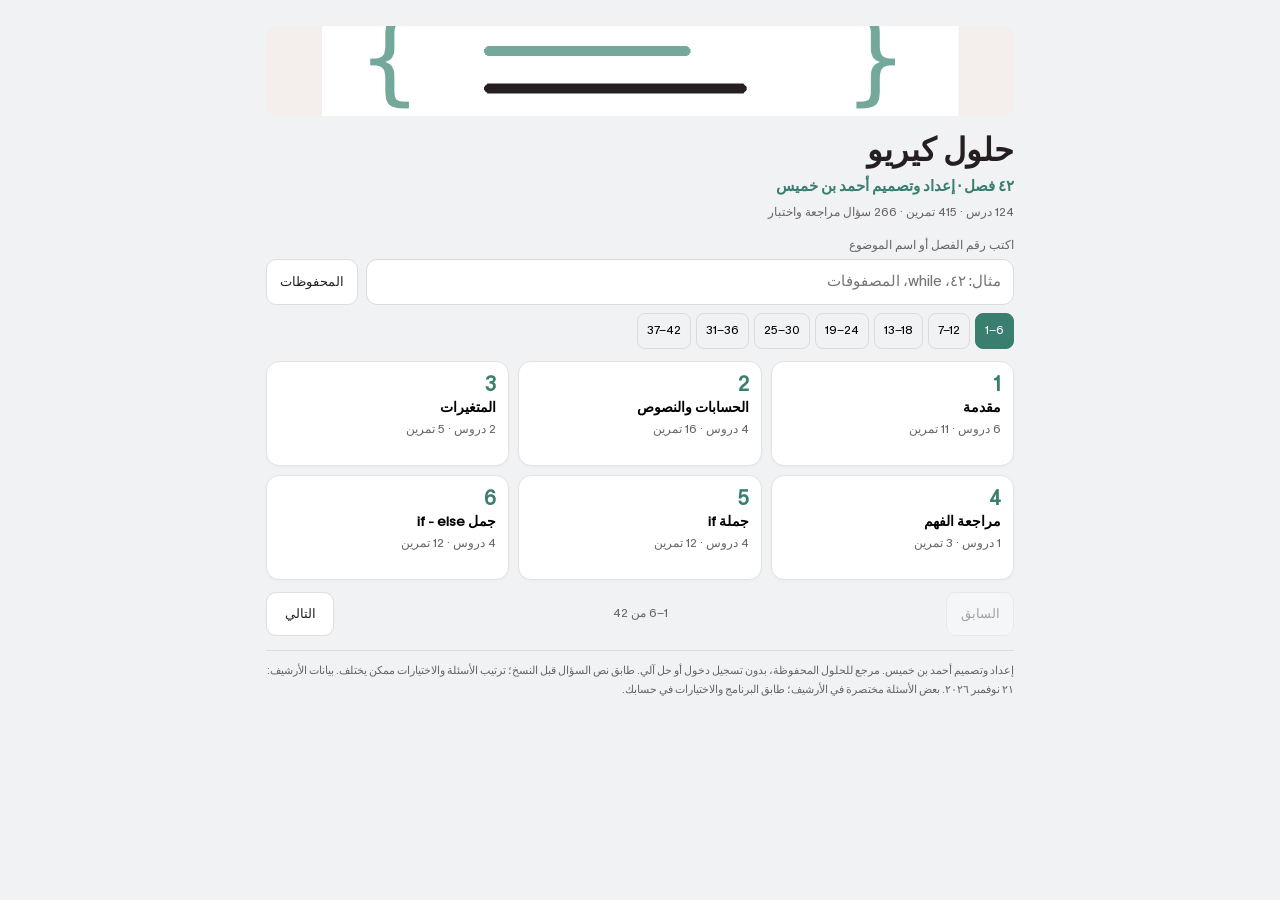
<file: index.html>
<!doctype html>
<html lang="ar" dir="rtl"><head><meta charset="utf-8"><meta name="viewport" content="width=device-width,initial-scale=1,viewport-fit=cover"><meta name="theme-color" content="#f0f2f4"><meta name="description" content="حلول كيريو من الفصل 1 إلى 42، تمارين ومراجعات مرتبة وسهلة النسخ. إعداد وتصميم أحمد بن خميس"><title>حلول كيريو | ٤٢ فصل | أحمد بن خميس</title>
<style>
@font-face{font-family:Melange;src:url('15-melange-grotesk-400.woff2')}*{box-sizing:border-box}body{margin:0;background:#f0f2f4;color:#251f21;font:15px/1.7 Melange,Tahoma,Arial,sans-serif}button,input,select{font:inherit}button,a,input,select{-webkit-tap-highlight-color:transparent}button{cursor:pointer}button:focus-visible,a:focus-visible,input:focus-visible,select:focus-visible{outline:3px solid #73a89a;outline-offset:3px}button:disabled{opacity:.38;cursor:default}main{max-width:800px;margin:auto;padding:18px 18px 24px}.hero{width:100%;height:62px;object-fit:cover;border-radius:12px;display:block;margin-bottom:12px}h1{font-size:27px;line-height:1.4;margin:0}h2{font-size:18px;line-height:1.5;margin:0}p{margin:7px 0}.muted,.meta{color:#686568;font-size:12px}.credit{color:#397e6e;font-weight:600;margin:1px 0}.counts{font-size:12px;color:#686568;margin:3px 0 12px}.bar{display:flex;align-items:center;gap:8px;margin-bottom:14px}.bar .titles{flex:1;min-width:0}.btn{border:1px solid #dedde0;background:white;color:#251f21;border-radius:10px;min-height:44px;padding:8px 13px;text-decoration:none;display:inline-flex;align-items:center;justify-content:center;gap:6px;font-size:13px}.btn:hover{border-color:#73a89a}.primary{background:#397e6e;border-color:#397e6e;color:white;font-weight:600}.search{display:flex;gap:8px}.search input{width:100%;min-width:0;border:1px solid #d9dbdf;background:white;border-radius:11px;min-height:44px;padding:9px 12px}.grid{display:grid;grid-template-columns:repeat(2,minmax(0,1fr));gap:9px;margin:12px 0}.chapter{border:1px solid #e1e3e6;border-radius:13px;padding:10px 12px;background:white;text-align:start;min-height:93px;display:flex;flex-direction:column;box-shadow:0 1px 3px #251f2108;transition:transform .15s,border-color .15s}.chapter:hover{transform:translateY(-2px);border-color:#73a89a}.num{font-size:20px;line-height:1.25;color:#397e6e;font-weight:600}.name{font-weight:600;font-size:14px;line-height:1.6}.pager{display:flex;align-items:center;justify-content:space-between;gap:8px;margin:12px 0}.pager .btn{min-width:68px}.ranges{display:flex;gap:5px;margin:8px 0;flex-wrap:wrap}.range{border:1px solid #d9dbdf;border-radius:8px;background:transparent;min-height:36px;padding:4px 9px;font-size:12px}.range.active{color:white;background:#397e6e;border-color:#397e6e}.label{font-size:12px;color:#686568;display:block;margin:8px 0 4px}.row{display:flex;align-items:center;justify-content:space-between;width:100%;text-align:start;background:white;border:1px solid #e1e3e6;border-radius:12px;padding:11px 13px;margin:8px 0;min-height:54px}.row:hover{border-color:#73a89a}.row .name{display:block}.chev{font-size:22px;color:#9b9a9c}.review{border-color:#73a89a}.notice{border:1px solid #dfd9cb;background:#faf7ef;border-radius:10px;padding:9px 12px;font-size:12px;line-height:1.8;margin:10px 0}.card{background:white;border:1px solid #e1e3e6;border-radius:13px;padding:12px 14px;margin:10px 0}.prompt{font-size:14px;line-height:1.85;overflow-wrap:anywhere;white-space:pre-wrap;max-height:34vh;overflow:auto}.prompt>div[dir=ltr]{text-align:left}pre{font:13px/1.8 Consolas,monospace;white-space:pre-wrap;overflow-wrap:anywhere;direction:ltr;text-align:left;margin:0}.code{background:#333f4b;color:#e8edf2;border-radius:11px;padding:13px;max-height:40vh;overflow:auto;tab-size:2}.code-wrap{margin:9px 0}.copybar{display:flex;justify-content:space-between;align-items:center;gap:8px;margin:8px 0}.copybar .btn{min-width:118px}.answer{background:white;border:1px dashed #73a89a;border-radius:10px;padding:12px;white-space:pre-wrap;overflow-wrap:anywhere}.blank{margin:10px 0;border-inline-start:3px solid #73a89a;padding-inline-start:12px}.diagram{margin:12px 0;padding:10px;background:white;border-radius:12px;border:1px solid #e1e3e6}.diagram img{display:block;max-width:100%;max-height:330px;object-fit:contain;margin:auto}.diagram figcaption{font-size:11px;color:#686568;text-align:center}.tools{display:flex;gap:7px;flex-wrap:wrap;margin-top:8px}.tools .btn{font-size:12px;padding:6px 10px}.kw{color:#7adbc8}.str{color:#e7b96f}.n{color:#f2a07e}.comment{color:#a5b0ba}.empty{text-align:center;padding:25px 8px}footer{font-size:11px;line-height:1.8;color:#686568;margin-top:14px;border-top:1px solid #dedde0;padding-top:10px}#toast{position:fixed;bottom:20px;left:50%;transform:translateX(-50%);background:#251f21;color:white;padding:10px 17px;border-radius:10px;z-index:10;font-size:13px;max-width:90%;text-align:center;box-shadow:0 4px 20px #0003}#toast:empty{display:none}.screen{animation:enter .18s ease}@keyframes enter{from{opacity:0;transform:translateY(5px)}to{opacity:1;transform:none}}@media(min-width:650px){main{padding:26px}.grid{grid-template-columns:repeat(3,minmax(0,1fr))}.hero{height:90px}.chapter{min-height:105px}.prompt{max-height:40vh}h1{font-size:32px}}@media(max-width:350px){main{padding:12px}.name{font-size:13px}.chapter{padding:9px;min-height:90px}.ranges{gap:4px}.range{padding:4px 8px}.btn{padding:7px 10px}.hero{height:48px}}@media(prefers-reduced-motion:reduce){.screen{animation:none}.chapter{transition:none}}
</style></head><body><main id="app"><h1>حلول كيريو</h1><p>بنجهّز الفصول…</p></main><div id="toast" role="status" aria-live="polite"></div><script id="archive" type="application/octet-stream">
H4sIACAQBGsC/+y923Icx7Eo+itlRGwTAKHhXDEASfAEKd/WPrKkkLTCscNQnD0EGsCYgxmsmYEoblkreCcM+1jWOQ/aa5+HtWVaJgiRoiiaomGvJ+sngFf5A9YvnMysqu6q6qru6p6eASTLFgHMdHd1VWZWVt7zvamVjdbWMOgPps7+/L2p7tTZytzUsD3sBFNnp47uHN08fHJ05/Dh1NzUer+1il/On5mHT63BIBgMNoPukO47fHr44PDR4QHdudbuD4ZvrvT6eDt87geD7c7wn/sd+LgxHG4Nzp45sxm8NNwq/ct2P+iVgtXtldaw3eueEXM5s1gulytn+sE77eDqGf44jNOBN/a69okePmBH94522eGDo9uHe4dP4ZtHhw8P/51NH308A89uZ357J1gZwg38E/4HowTvBv2VNqwc5vD23FS3N6S334AXH907/BwmQe9/AuB4xg6fHf4BPzKYy2MAz5PDTw8fsqMd+PPx4RM2Db8/O9w/2oXfTxk88eToQ/h1tHt062j3LPvbp0e3j+7CYAeHe+zwAD78igaHq3cO9+CuncN9eA5ugOGObh79+vDB9/72V3Z4/2gHnj28jyPBW+DzXfwhxtk7uqfchQ8z+62lv/11psT4DfvwrkdwA7z8Hjv8BP5+ACB+yA6fw5t3YTEPD38D64KZ3Wbaomgtd+hbGOkxLf1piS/jzuEL+LkDkyLwHf4ennuqgQ///PLwL4cv5PJhWftHd2D6/Il9WvdNPtxdoNQHhy9KU+/PEXFUPYnj94UQRzWFOKxUIQiBUA1gglXCLQhlWPODw31jtgJqiAr49wQpKRz5QED03//2Vw5dFQs41llWI/TSOw8AW5Wy/hk+3ALyBJTdASKAFTG6eCCGU3COH0O884/7SP67h3+AIZ7ANnigofuse2yJq5qCK6B9XBcNDaDah3U8geHuSKJ5DAt6WgTKaibKJE/Z6vc2t5CrwZqfHn2IBHoL5hEtH+YICPjechd2zpPDzxCVd49uSIpFhN3FGR8+YrRXHyiIun/4DD7cLi138f8rwMx6naDU6a1PL0/9JOh0estTM+fwEgzx7PAzQdqHz88yugozXukRE3Y8Cjds8ht+0XqnNVjpt7eQcV7utLpXBFn2t7uvdTvXps6utTqDINotx7XsH/d6q2yz1++2u+vO1as3uYBgDpQdFm8LaNQVetzBLRoSOhA1rK0I8qufNPIj8AXvBOl4EDcl4kEZaEI0CRP80+EfmQqAo1shCHbh3t2zuKYKsjTgeU8Pv2Rist32+sZweYoDyopxNzDo2URQiNHzA6KmAuIJnIV3cUV3jz6ABf/l6ENxvEagQPA8PvwUT827Eu+fHb6A7z8WtKDBCKgBxAI8Y56GQsA+nff0LD55H0+IB/phvDwFd+EEdrUJLE+VTNoaBAG71ttmwx7szn7vKkHCAi/rfd4QG/a3g7mpK+3uKty+1n53KtrMEyKjzvbKlUQqKiXSCX88F9/yEDY0EfQmIPy2nNoTEv/2uJgAoggslEuy+0Bhz+DM5nIngOUB/BMrekYyCFJUKAHAD4Qql+e4GKABMUk6UQ93ojV8BUxyBz4+FF/ATG7AKPBFilCiD1dS+F+4WBSHYkLoTSRuG02jSPYUxJtd+Sq5J3Br4XY5wDXBYPvyRQ9gsH2C6TNGELgJ0wOKO7obCj2N6JCBK7indo9uFnGyNNJPFh8mQhL109TdzkDk2+EsA8TX8LKKemIIP9sIugxmtbI9DFbn2HAjYMPg3SFrD1hve7i1PYRtT9/KneEUj6JNVOiY+RgNfDuV57yiMwQBJiEP5P5C6j+gnOGWBYoAqgFenvmAP8sP+DNnMkMoAm6OhwsBr8nSjI1bQU2Ds12+DZG14f65A8D8NTIdJO0ncr8Lkj3L/rm70tqGg5i9ea07bL37Qzhg+vht8O4WbJ9glbVXg+6wvdYO+uyUXPQpZY9bcQR8DdRbRO4BclfiEHgB/niGGly4sXFqJZMJVXEtz0lVuseI2315eMDOnBEIFa8IXxyyjnmFdfARxVsQJMhTH8VIpQjGMl+EyJrlfEVo6CDE53BlEuxwdPaDYAiS5oCt9fpEjautayCEqIRsvaeUrog49bMTIPAmMpBPiX3vFsJC9LVe3NrqBDoX1m/44fr6gAPJ+agJv5+2O1cKk49TKTCEmQ8FIul9KExMGtjoi8+53UMKgT9qDzbyyX+vwN6zA42PGYfZDzvB1karO7TSY7vfWlsLipEl42Y5KVLCp/twxzSIjPfwuEIZEmQBxs2Af4LPHyN/3JV8+TGIR0KU/D3AEaTBGUaGzLsodd4lFv4btBHdIcx9UUJD3w6Nfgf/XyqVSDvBsYCpkz0J7kTjEkhoN4lJ3CY+i3Kmr+USmCos+V+2gwEyQDtXI3FVQiFGBWIoRnY4TgmCVaSQQqs7uBr0E405glqsaLRxjVHUl5D1JU3bxzoTrmskS41tc+dc3uv93nq/tbmZb3XK0z6L016WvLZ6AWvzILVEe2LqepKFuEiZCVeCWxOm/ivdFUAzekHujZtxMzIyaI1fR8e+tlNAKO23h2Qm6IPYuYn+pwHbCPqq5Jo00XkV5G7uvkcz+5R0Wq7ecG3xM1waGefjeCFAAbB/eo11W5sBiMnL3Zd7q9dK3lAuWU/[base64]/EM+2mNqkC2Et18uwlHTH1WvV0rd4YC1rE2CfUW+RBtOXyS40xUSwNPSn1uHDINL76aH4scGnMzn9zeVz5qxeNMVHLmRF2UePYd5H8H/vqI+3jaLDCSaBNLJSDkGkf3TmrvsK5++T/ZpW/[base64]/wQGl1A6/DsTOxcnCa+/ivSIYXv16hlvI/nx0D+6H6c64eayyLhVleU8ayxhTNvm+aE+iqulIeDXKpymEPrtrsYHnRUXoLlk9i9rMMSXhC3PO8P+bGC8YpipEIoiyWY0jMvLs+M2pps/JQ6VcPF0vwC6T4sCht2Rw9vnMvPlSdezzhnf4O/b84N1gX71gjfFDvOG0c9hcfZld+CSmoVSG4UKV5nCjxJoYNjRgrfUeu9oSF8pwIa+jP/4Kyxs466k02UusyTkPvdF3Dzez4q86q+EOZgmT4AvAqVbKGZbrZM/akEIAAdba4Av0cFoaJhQKBKGYEHRb5s9VbNDt+VyVtQyuShG+zMOG7yquVvjyGX3xRCxkO/MsVDm7Nj4/JYb0ROfUTSAkhfETMmDQp2ytPdhINcyNlMeikha+Td0ZHRB28Ts442kiS6wc/Um/QIuKfdM8ZxvVQ0ywTGWM7grCQLRP11Kjz4qFtXxj8fCORs4Ic2VKfr67KBRXTbBV6LegXViIO4+meNe+xSj/llB1V0a7lTFt4lNMnNS+FjBfSLxaqYoBR9j5YyVEH0JbiH1TqZ7z5BcsHJWZg7LYmMw65EnzYjrpp0Vxud1qKaKFMjv8xLof5M015eaQBBoYr/Al6mo4Uz6AuL9uu3/BfX9DUVPD++lacliPgke6+xz/tVSWf9DP0w3944KOQvryRPpb3TjsdHpXW90VA4/NcohJ5Q4VeZWG9Za6Ff7yuj8O5BPnoj+XYFLqx/Cv0zgXAxPyWj53W3HqeCirxUE/QNlRE3tx5fTtyHq2h4XAyX9pBslcGKspiIwK2IOkGaQtFMcKZdTo7Xh4ODUdetBXYckf7+vcHN3tzctBH25bnoW5U2ojZbJigo409L+x3WUvw5yWp/Dku0EDUfUKNPMf3aOX32IU8K6HgSbBl1IEMLL1N7iCA5mVFAn+tqzaiwRC7uO0aFJIXHxB3taG6AiNG8mp9IM4id1JDgIR94Fg7jmhLxhK2X14nDxESGVrNEQsd/kfS7B4/zBpF1bwZ1FYeZDKJvjME1Pfs4iBqcP5QxNkrErZENj4lQx2HwXbYwRzTLRxglkIPDwj5hOKcMdM6UqZH9wF4CsTgGsR7fJfpyvGEZwMcVvFDMW+wqd/AzN4FKPMwpkF0ygjjr09XjXoDloMD58f3dCyBgoLKq+fGYJQ4FlWKloLr14jmVsth1pY19TC+sSCyEllquCDPEFfS6HkCRVoatzimSus16WPnXY3YJcDkMBK/PUiIQMoFQn1Be4tZmY/Rvra0XVJRyL4imLPZSb/Xaog8JmroojM80ie1olIxMyGgRBsl/pBa5W1uqvCEUupqbWGxQenA5Ocb1Tz6/DPLMpMpnA2ep4s7Xv8Erz8A2HXpfTiB8QEH1oNwLfgHdVyGaVwNq045WBj7h1+IVNBbsJe3jl8OFOacRl3rQsTNl4+/AhO5nCACfpNJe6S5EvaE/IUEIDiDLwqGQbdVbOcFXDBeS4sgCoWUY3+iIU2Yuz+HP5YqvJf8M9UdeGr41etPuNMVklmU61x2uqKT5nMNAMeYWDwMllCpOicusyaEM1NEiUm77TeQQ6KDqbg3SH6baRgHiXXLXdnZcGEfbTEAVY+t+DsGXESkrZh5J+2rnDWTOcx58gtmY7nkD/OnInNx0x0Sxw1Uy6lH/GpOdyRY4zq5DzjNWGkU2x5qnG6ifx4R4GD6dY8wAM1qhEjvJz8i0z03ECbuC8tN7I66YHRPBUyQEYX/WyOFMsnWMLBCdXabMOEaszh2Ch5MYQsvsaal6/R6kBV4AsSKjkPHuswnl4NVjqtPkl/MzwsIvROCgk8Zi2KFHoP+C4oM1r25wwVRvP9EOd74DjGSu5zrBE/x8Q2UA8lK56WpxJVEn44NXwPplDnUAsoSWG2vaboGY0zjYkkqTYyJ6nyOjGGUDK626mh6ReNiekXUg1Opi/yzXm6Gfi9tZJF9snqYnZ5d5bKx+i4kUaHFKBGji7h4fJxXnG3VXFLq42HXtLIRXh7hFfz6HdhFQ+VK5UVjkW3aFcrZYuHyf6iEvG0dGJL80HxTJc7eOpJi6OpkKlKuO7wxD94CRNxGlOBZixDcF9UgELljw8Xr5cgTyMzkkSpV4WzpoG5LUxWIJ4pWVxnguLk3/z36bhJLre3zOaQ1/j4qOyvOuE0qL1MWQHcS9QO0J+Glk6Ea3uNTYff0Zcz7+nizD91V0C/HgSrkQfteyjCvD/59KEHgosvlDUpR/[base64]/Zxk8Y2vW5iLmmhBYkxMCnxXkUZYJ6J4JO7bNp8UjO46MYWbebS8hKWYTBtL5FNxzrDwt6TaIQHQmvEY62SXSP2uNW4IId1KbAEOxASZ+7/iiwb/oTV/l/ifyXdSYA8F+ay2kaqbHVm3oMXrQSDQbu7/n6uRFExuQMeYiRB9if48wXMK5nU4KM8bhplIx6QQAewK/vNqp7Hp5t1U3FJNvUopUdjJ2kUofJyr9+HE0PUBnGfouK+NPKKpGMBM8tZGr7SdYx6l5tVnbORf9/uD96nJe2WIos7n3G1bAk/lDNf7p5TV0wHeRoNvG2p3/[base64]/YHN5g1VNDzKXoqYqWakeWMo/8ONIHyZ2KK0/Gog6a6lhT4SOXFC+avd5jl7evsUFvMyilMadgfV1lNmXhNqMWFqqvi4GS1umwDYyjEwMXk0qLExDZFkhF9HGJxUgIVvb19X8z1+YkJtt8Yw4O/1efGvXFng6QcApILkh6Ew4TT5VRUhXpZrPpI58YCgA8pTMlbEh4jRjSdE1nd+KghGHDtKroscvBELYgtTNkXewXNmxvBi6+xt/[base64]/H0RnLA+cYOBJ743Auz0bGC8UjNQ/HKry/ptmeAcoRm+7/aG4pKBbTHyElusCHyLby7g+DErWvgGJ9a1l/khX33jsYhEmbEQ8taFNOVdA0cMLRIn3AgamRM9cXQe3j+TCn8HlvKgCF84sfAMYtlBd9i/lqbltNaD+Imn2ljmdcj/EAflNoZgtRBjCld2cB6gcTQElvAjnFiV+Zn4USTW5USQMUW3ESYcq6s9YoTdjnNiJyyeI1XJwdXHHBsNH7VG0Jl56iqUNh9nybgbf7G9uZVd3cFNGj5pQb06eFfenIr4C3i2O7gGf1si1whvGW9up8vXZ0GQ8LX9K2xNisfHdLuLmqEj+v5SKdEXeFEs/L1L74+pRSbH5MczHilTaRkKSLIg92R2xulE9rM2Nycf3Z8JIabf8UpvEJ1R5KijUGWixrMMn+/iLT5OYM1HZ9IgzcRJe3wWKd67mictUcdYhIaSVUYK6R7t84iqqJlBig/3PqDyLy4xfMHm1j2PdtUcbt2sK/J0QmscrWab8AVWK+dIGs22IXykMKVcVLL6YzLi17n68/9FXEG5+COuBwGF85o/Hx/[base64]/LqGKUkm77i3xGY347Li3RF3fEv/U6WwPhv0W9pi63OtdQToZBC2G4R7IJp2bI/VB2zapfyO3Sfzxeiw+Jh2ME/NrZN5vIizXAH+pVEreXbxW502MSw6rJSaUixQz8aneybLRtaJcyD3Nf9Wz7tFnVBg04x6NNtObRIT9gWIV5XCjhd3EltFYw1RVM6SKgTWZYpV5VRTrbj4lKLySWHvVvnnlRO0xu//Ym9SunUWoLSxkwC3ZVouQbGtjDn2KhKr/AoBcS8+/3Ap6vKwEbzSwPFXN+GSygbcmRu0HQ9Ck2Va/vRKE5RS5lZjzrYJaEYTLkbKf/MJC/yGMdEIVT1ywkHpVe8JOk/pKxY0WKZaP1JVDdtXndA4wyTV5regYq3kaZP5PPLIMeI4ISNtEQ0+wvj5Ip18e78aDO9QhT22yVmezNxiy3jZ1aDSGc4l92rSUsDfbbNTTE+dh2BTFZvA1B3os1GJ1NXapKn46QOCQOa1322ILqymhhUnY1OkZRzhvIWbXzP0CFJV7/cJtc07FzyXsE0RmVkovLIhMbA4FYedtPohXggE2R2t1Wa/PAhAcOoi9StmBr4bf8w1fdNsfrxUQpFaI7w2IYI396xxb7bGLlL3c7Q3p06W0JLuL6uq1K3k8beMscF+SJeeKV4qrOld662rPxYLgUpo7Lc3c+lrXW26miWTwrH2zwO/jLVoo66jhTpSSwzQ+GHi4aqqaq8aeOPF60F8DaZo/[base64]/Swnkapi5kwpOo+wTf0PHWUPQLW6SCr39RJ9YjHbkdZ106EVK6g19tqbe/CRT2k2WVEnPd05NLrg4/VygOZuHAiVMpgt8AuYx5m/Iz1zeU+M0PYb9+lefsGbDoeHE5DedExHr0R/[base64]/1pRWItHRkz04GbbbZeTg3bxpiJKhq0orInZDg0+mxTqmh8P45JbZPGbYIST4/[base64]/Gb6PwbIN9HuQc9aD9UR+e3txejxq2JmTc6AI2O8vk0yk7o1rczojme7xRetkIzFlgoDpiGQsRd54iWDYcyK8p3Dwz7sXDXmUlquyXv2Sy1EDMEldTuN2kawigzksp3RepjfglQ4K+iOR4KUfmv98re33LGwFUl/LUHaf0N0pWdpen1lVLn27M9ogPjudq2cDzgopn66n22o9+5NYb3gjWtzutPntdjcMNISMMZmGv+ANMQyAVIXPWvAqqT2h705+JrdlSDfYtdc81+C68HC+0oNpTRdQb2wyGhr0sqf4At6UlaHotEf6Af19WUytaVCUPkXTZXnHBmFKG0uhjA2r6sQiLSQ/RnxTc6wrcayHY5cl22Rqg7gt1KbJVyqbyrLcD3wdg4A5/[base64]/88zzKDOHX/PdpVnHgfNDuXBH4HjUnwSNdkWZdKeI8qE3EsAr33iZvmQQUtgb6E8kqRGv7eWxYKJ8Apdw1rVjTLAs+2cxYicHDdJXtjZOtBcoj9WJIXA2CfhyJSWnl0wJCIurT6MDF6ybH8X2HrgCOOTlR2pzanb1W4t2i78SlZusbCIwp/ZVwbcWTBIdYZv4w9hLLKoKXp1Zam1vbg0yYzYTPW2T2idAK3/96nGgFneU2liI7y/jKiserhFhOzDqqOB9+QYYLhPU09X9BAaAIdj/BYs5FUNZy9+vrv3cRl51AOC2MGdEeXD3LKwvk6VjC7+gD94F89NswZDEvSvId07+NH9RpIDp9OiMaT5+eEPJgZgVx6YJAGYKnzWfcFrNthyDRAbIedNsKQBJOxLOM32tBhfNdiW/LzyQbVpE4V8mOGGNsFJNKUxA67QitufH5RrDKOr1+/9ocuxZgGWr+yQ/BjoeTMV5LQnjydE6itcMbF5WThIvKseFijMKoPJ+cE0d0/ZFy6yjmNJtsSq3jdrjeGPP08ApQoi9xAYJpW+QShEEFVLtOCSZQBb22FPRYbyvot4a9/kyp+H3Le6xPjFqyuCbv81rmfwKQfIzZgvu8LzNqDGQO13YvRt9+SoYi6nOstpwNFdXWFgUVJDh2sYRXJPcgPoWj7/Ch4ZQEWI7iA7U6FZ/DJKjTNHokv6R67A9ZxVlTrK3XaVfFI++we2v3XuETfaTsXTk33F+3XSH4SOe09aU7UrMkwr2PsVsSAV2BswlWQaJLSJfnVUHi79evv7kVrLTX2kCUoiM1J8JxtH4uyUQmWQD7J0j/KYEBrKGasGZdzKHtDB8vM9XVg0FHmAUghsrHM+zOORsvaBCsGeO8wMgo46t3b/sRKgTkgHPz5ME52YxEq/JHRTOJKafjInSLVrLk1C+cWTjOnPpKZYSc+kVJL+TR3M78ZlX8r0yyKzYSv1cnFluyiSyUkdKvMhbK58iHq5VGDL5acIbkZYrsa6jRCcLHYecDWA5yexU34nq/t73FVtsD0shllrFLVrI/5YzcsnoKm7FQn+9/n8V9erHgLteMT1r4XiGUORI5NXxi+ZrlDNTyAwHtAQP4tjuty50gjVQsj3hF+DWUyK94X0DrRE5aw0XdZvvjXm8Vq/N12911i5kwCfLYOyeTS4AO508pgeRTqhQCwz6lUdz2XhKJqUBedIIr/Q/1MzwZ5+pSR7F06SAbScOuTwLB5EluDxG7n2EIx3iwe6yIFUv0kYSdSA3BNAEt+IFb21LCZokpjhI4W/[base64]/hbYlKYH4yjeuzWS18qMSfJN3kIiaQ5SZItmaG2sS1r2aFzdMsSeZwaJP6OdDEX0oDUnzZ+YnElVfzRJVL7x7Avpi4of/[base64]/t7gqX+drdKmr3lTn4URWCOgom/MQ+hx+FAaACMopyExO3gACDF+lOWWIqfr3Kr+OPfgAA6UYveF9HP80IMZoRne7UjHr2syZnlJqJ7vqxZO/ZNliI8MFWpz2sTQ97w1aHMPm+hSqMm05svpttpRHxAuXRCtgZkK3TV8nIhuJ43D8O1fbu4zpibPDRt9/IYIFrlg2dCiljFsd1GqWdRQIW1YWyfgwVCiz3Cz0AmTBbr8hcf454dL8IltiYaP2cEotuljInl0hheQSuBoqZe/APq6y/iC4S2koujDdUjPtRvH2AotPD8iwyS7nvRJ8zxfQIwieq4cYhFObRgvkcXv4XKc4/[base64]/iRUkBjuXTOH6IlHcQmQ4mgbPISVOZHgP3C8cJeVDspBvaOQ8F+IsgJywMh0bBZGgVj6QcAH6qS10g2YjyMGpsR1dmScDJii47uAdBxvtwm/ExzZdNFwdijuAgVYAJeBBT4TyQioI+5+/6oKSEhTVpiPPbJBL57uKdNTbXdlxZmRkkB2af8jF3c+l4hGfGi61abcbU8Vy/[base64]/HxxIzniMhmAUM+UclNqPVTqMaHpqHxTAV+VQcFkE8VttEffoRDTKCdnfHk4ejfb3VKqK28koI1qroEzFTkm0yFC3mxKRYaPhhkhBdoc1m6rhexU84yssB9rYiXFPZHj7WiHfGiiiYesyUyXTtMVR5Qr37+iJcd94rIHrntmHSyTtvcTaRp+QjVs/4CS7C4c12GnpF0MAHhGKRxk8xCwx1AuFSA2S8f2puaAjDFbucZzBrdlkw7VHy+VEKR1vYLGxVjgnarD5MTJJ0QNCcckjCoZ1gmbNgkdzOoQNlDicQbigJXyXDWP2Ul51DOW6CZsG0HiVKW1gFNo0gURs5RDjPHQtU6v159ulBoje8/H6cHNHBvVsMen8dWK6z6xU57jnJwMLydvYM3SgpUnRAvSTNFeXMABmCbFDxYTW3MLlnaD1xxQLAFk0eLnzMHhn4il/TFnPVNz+9a+Sdu33+qu9janHdGYfhePb9s79/uuUos/eebpgJlsOJ/XkrQZYpw9MJJoLRg+ZbvDWozole2VK9fYsLfauqaVI7bc+s/dTuxmjwPWOlm/SoexurbFRuuaO7c+yVABEtQjQep3tjhVAloBXHV0Yh5THG/C7mSzspNs2qrEnZlJER+bmvDh6pQFLCtKXHzCU76AoCGmxmx81wsvkf4iI7aVY1czj3kx7KLN6bocjznI4TR5pfPkKToEQ1+b+7LW5TSbqT2ZrpoyJD2cezO7mV2pXOhxPimcTeQvqaDXXRf48ToD9cEZxpDSdokMFL4vk+Kr0AL4ZZ46sKBIt/fxATp06FJEz/mmaGZzRRPkirwmQCsZCqXlKbvV2KFuNJK1jQW3UO1dqknUiL0JIqfIZos6ZcHi/8woug955Bdm/0PZ91O1p+tMIKW9Nuwt2TPWeCkpKH/Eun+k53EzE2/+mgh+7ZgF/kn4FWRua1mNgenFLcbhEsgkvf3w3ZWg08EEQBTN0gS4S61V9T5vh0lS/X7uJRG2KGr5LXYL/[base64]/1RpIHqHtJCw+s4e3PeXqB7xLhOxZhSWpHhOw+iaO+Tx3BFSD5FePcXtZ4pbKd5hwAZFXteVQDhJ+Tg1uC4j20m00oJ1FRevOqARtKuF7IZliECsEtQgo8zrJcOL7Io+DV+BD9RnnFH0Zed+jZaci/b0EPp6FEJvjZ6vx73KLBb5Xp/G+U4kcnJCAYbVMRs7BIdslOcqZTOwsFIuj7f2l9vEFWomY7Z41SdiS6pUpQkhgm01R/jhuPTJ0rHrk258y3jADzi7G4uCOVuUMplPl7SFWhYcpB3Fn8jSS5LBOyO0RXzJaAHaWjbH/cMvUbG12MU+SDqrxho06gzWb3oH60+nonbBCwppYcPSxNZkJD4R+opYqX9awnQz3R7SMAJkgWcR4R0cQ6/oRobwWKXAmAh4eQwYupHDtNHQTBuNSZZAF1w8KRcMe+IqMmW8ZCGc+uWSXrSOd/[base64]/a3ogZkj0mu50wgxpG4w5x4HTo8d+CK1WahxueTGE2mo9tp5EnDjhJ6qde+ukl94u9KiHHdmMdraRLVqIyu/g1hdBVxJhbFAKoncoWFLnGyPI5Pv+IKvQove0gm4l6/qkhhyMgOB/aekhpV4D5pfEP2yavUNEepRHwsUcb5gvrCuVfKNHH96pvDfru7Pt0ou+P7sg0wPvuw6wTSbDeJ1czwRD5dkydKqODzJYytW6La7+ADcTrOzg7opbOzTsNrdAaK+ea1GCtWV2RDMKfPM1td4Rwm9tEQInFk10IsjtA7oojJ2XdnOMVXW68WZRR2ClEeMtJ/X55qLk/9dyX55zEZDknw9Kv962EqDamm6TzwIqPSvM7wYWXP4eU7mH5+DGal+dzF0tWJ5ypTO6+dS/M+tqVCz6W9TCcT2hiGwebWK+0Bmht/XpufY/iviv+a8G8BPtfwu7dNzUQ89fP62ydd4Js0SIoqtusu7K7RKbIF3pNgVFqtTtIOygtT+UI6H34mW2w3u9lB7qHq2zPnCt2UOGDGDGF9MseQmRn6CVGqqdUkmZMZ11D7I2tvCCe1NBS6U5MC1wsFdWMEUDeSQD1OS40MB3GFnoQwmRgccwMxMZ+95hRLSJjaweoDsHN5h/NR2WftO/Y5zkz32Nop7gh7/lBLNEdbaXLJyFv579MhAH7efjvuR+VRTjlBpk+MJcwrcVJG6FQ0pRPUfsN5qol4sGb+M23s6OXT8+A44d1TvobhZDmtWoScVkQ2rzhcqUKYNH2QWRu7lFJKAapEDY7t32CLNv5HXf5RkX/U5B9HO/xP/+rAYVUf6axVtC9XHZ7t7iu99UGs35s9Ok3UbYuWGQU8Kq8yDjLxCiTTBlDmHKvPsQqQJvz39nGmGVMQSlQAlsrl7GAIFAuXKA5oHH9XoCHLbmZa1U9KFQ2TSBolB+ONdV+bj7qvmTtTgFZszAxgz/xmLLSa/[base64]/2gv0ejOLtXVU8aIx8XA4HnHJKYNHQ2tnf7g4IbdER70ScRHWO91HA8BZViuj2LKAPxbzyKHwr8w/Vxff9mFI0e1Tx1prRC6v1Am668ONfFK4ufrEF+TU3KMJHoe1KWRY9n3kWZAmH0T5dfxcq+B3xwFhD3fpl1qiluY703KHVFF6uYu1DCq4+SoNBPYssnVGxRzvMDWl5D4+/ie48HGYScYrRwjnXUKPZgyLBmAzZNnIvRtvn8vsac3rLlTeH74ecIi4bZh4hPukbTdzWWvDAcvbOpO9aldHixUPqU2eUTJhFM5uaFAYuAXvw7IQD9UbHx9+LpPeLXH9t0gU2sPOAHs4noihj7dSRPjDDQqU0vHsA+fk+P76mCigQjJyKBoP6FuXYKx2pRa34k+q/2kViAdiWVEh+TwV0SXpuPhcTkKJS3CUWcffohFRIfhVT7MkR3QzS7WHSvkM+WePr95Dc4R6D5Uw4b4yn0Psa2piX3OiJcKT2gZmj4w1A2NTQmyZ7zjfmEadSWGKRUYyTqgIpDUip+GOGKt4RJzxx1nC0xMIp35CWXRhI6enog4TmVor5b99TkIT/1Xjv+b5rzr/VaVfQAqV5t8+z2bfSyIgU4iVzLgCgmtlHtVi1JrhXzPR4eyWipMGZEnjTaC+QRJOOC4W6GeTo4BjaV4iYjHEw3jM3aEkL7qSJJu61fl7GLpVFAF2QDVp8pMYULSY39Q9X5ilLdIWFFvb19d/Df+58BbZ3G6gkJff6hY3pGU2olFebIJzym5JCwW2g2IsaXzu0pLGp+G2nWUjkZEsZWkOz7zGspHa1CVSoQKvJOUro2leBL+MIKZnwBn/q0kfKhXOkhf4TUVYIYxnpo49TLtSOQEx2stTPEabp5omx2g3yicgSLsqgrSrJzlG+51WZzsoOkY7rc4QNo00Iq7T8tow4p3S2YoMy3ZnlNpO4RyWPFwrcIoGim7kLwHC7PL2SLjkPx/d44l9u3iAfSZqd+znNuWZ70q26DWP06JXMyx6Vc8iPAsjWvSSa/H6GvRGsufFTkecaSZbHncpz9OJUylnNuQtjgnxYlqTMuT5FhcCYsxiystKIcpAUn7MaLpLRifLYLhbiExdP3nrp6/wiPaEsqxjSRxZyJE4ssNwvrmSRRY0E9xC3ARnq+nA+3rKxPMC3nrcXZkU8fX8RuXCy73Va6cG7NXeMNhqrZ4/A19FpLMx3OyMNzfygQFgjRuTJZgqUsEXOMKedvkx7y20pxpjhMUYj9lkUwzVjHYDIBlCqmhuwoiegS/4SF72vGPGN8KheuEt7MYCVwYbva0tkJ5ZBxQLuF4dkR7q3yh6qMUBVCMAzTsBNK/RS64BUuipJuiJ/+Yv5C/2MsqdcPKC61sXLvUDvH1rRGKb/2YQG7P2e/+U/+SUqICEi0/x6icweRz5LKM7jwUPThOQB83tg2CE9MU7q/HmC0LPCfGxE9bm2zEkdQF/6eG2IM0zY7FIAkYJ9SetTfz18kYQDIJ8kFzIHFtOwAopQivXCAOI3utW4s5F3mF5wS95L3TdKBSS0eX+BQER+acGlcLINek9yawVbkdeir/805puimqcdwqQBovMYqIqOX/kNup92jIfHt3kKerE53iT1VQqoHFJyvY4M2NVUmmz3mEbFUZazlPkT2+0V658ff3fOH4v93pXLO125HNV5bk3JdLRxmkpbyqe2VIeeau32Rr25thrXYD8HPvp9mCj3+ttzrEft/qd9gov7Wwb5LKoiiq7uFMGw3OujIuNxGup8DegN4reQa12xFuSmPRyF6FwSoWBvj4xMHxN48LvaFgxe33PGOMpm0YbN9os/AVI7PQG/EO+Av/[base64]/UijvHmSjvorgQ6g2gNN0yOoWwp/OYngKJe/5r23esb1+C2Vof9UMoWITvpdQyJyjU5nJo5LW1K+nTMqSRMQ04iIynk6I9x9DuNGHwIwbb9xX75Ldza4/tFryCubj1sBnETWI1ooHH3rDDj4q6jdEz6iE0OQO+gn/viS6KhZ9Ts7lfyvn0qZ4gVF38jqxhi9MReVPMdq6jc5cehTo+C9djouPSNowBbr95IJcfi5YdPCxCyj6mqI4Xcuw0lvSvIin/WHmx07LLGy9v9/jXWbxvM47+2tlpd0G7oCuttBp1gOAxUwWJE+W2slftGAgNIqefbm+ts0F9ZWp5awQulLXT0XxgLhIopJRlamYicaUfz7c/QpYJ17otUzXV2QTrLh0SMXrYnfrbpQAeAc/COgrlwEH8cJWvuOGBB2afjQVCqHHHWDmsXcY8I/UntmfxH+wlCQwqfOREsLN2wVUzEaAwt2IIW6/hgkpnsDfH08AsmAlxwDEqPdmMrSlcSxhcrS3pKQx3EYoKOPqagIFCG4LCxwykM79VNoOiV/33Jav4hfhLakRTxI3Lsi/gdGOTr67dektnnaCSCb88iQsMrYVsZOcbZcGqI7OOjH/1pdU7RADk3e3PEzX4HZAmM4t2hMt/TW63BsDWT72Q0j0Q6KLlhwGbQtFLfZxTI8izkDq/jfAz40RxPBmPwQWyGheSmgoV/BEHSB9hCY08GNmt1hvCNMDwNWtvwFrqcCw8ucXUxY+4QVQfYIfMJj8mO+FgxUmmqP5RsWDWYRJ32H4fSG4iDq+3hBhtstVeucXAtT8nLjpOAHrgSDFc2trfwZouNnvc0OPyMHBWWV3R9hqaBZ3naNW/TxVt0xo4C0RKR2ro/CZu6w4/wLEGq4N07BY/cO/wTmim1HuBqmrflzLLwTXewaEHbaLM9GGh07cBYjj0WG9oL22PZi4lyV+K6MabOf/Ke9f73iXPyJNlR7SRFlCKRB7tqp+dk+CfyhO3FCoMleSF5s9QRfZFI15Fo94N+u3uF/TTobjtm4XJNnt8yBMSQhUjhEObwWr/VXQ/YL7YBs2dZVesj0724tdUJr1Ua2jWXcxMJlslO85qUwmsTuV9o7Oxo3XJPb11ImK3wpLunnO5cV+Pg4PdW6GrHL7cuFFS3hYJSDdDwDCueGi9rMhGywt2CJ5sKoO+99BJ7HbfjALZhp8Muw+YM3oFtsMq6wbtDdjUIrpTYSy9d4Kb/yQMTJghfwARyJvmQQvWId8b8hPIpXkTJa88Nxxae49KP74hKRihQ2X5byGhqPo8eSqL3C44QLf372hQA0uK9ahBJrna8YvxQCsDtt4d7XPOthSkkt+DbpwqdadO63GfD1voIyTqJE3I4JUgJ/pAwCd98KnfB77F7EzCjv9/666VWF/4/oL85gfK/iRQH6gK2O/4LaFjzApA9UxRXJJQI84ruEXt5e8hAxugHq+2gOxxoh/Sbw3b/[base64]/55ki5FU26PV96xWKW9IrbokUyT+/GFJccAuWiJlAuFtSOA3NqbvIwjzvw/w95d2AeKsoLF7pid/Xj6r9ud4OYp37rwk9b/dZwg8dDIcf5QXsAYn/QR0mx0ykgHspriaAOwsoUhfDoQ37PbapGepdUYmu0yT1ivFxG3gF6K7lAxhXKo9+idO4Jto2KaLLa6fXPgkS0KgrJCnCsDAaFR/osT4VNrhWi5EKKjPaNggzVBtj3YdGwlXRFAgBiqXriWle0bOVS9gVn8z+5lisTV61L/QIDEkoyRxRRy4N8jZeIDFS3STQCh1jx5c52EIOGAizlejagNEYBigwH5/[base64]/E/J4S1CJ4uglZdhFLI1xW4h6dMBpRapsS4dHPHkG3DlVzNH/HPcqnsQR57CKf1s+bDfC+qD9PwJ2llXKW+/a6R1vENfHfGjD93tjXGIjZYmNrEt0ZULdOPwj+upXOqDPzhTA1Wsng6u/EgxPDdh6jw17xNcHQavELbSWi5twTA5b7e6gNGF+T7aPWygbW0VkoSLIVm1f+ol8W3FFQPtyvR8EXYO23lMfeJ+Fn/m94z44ZDARt7k9RyFfUiQLzXTGPtItdPhEpAZf11PfItCc3wI5C8ddWp4CiliectIJY/rdIYlYnomRT0iGvm/L+65Ef4P2apxVfPhioi9HpGIqCXiHuzWkdoP+wBtJ6h/ZpEuwNBuxl8IlJlK9eDym+xkDhNfDITyOUhwbvogGKuhgzbBV6DzC7IgPj35nQtYMyEO/KzBGcikQ+W+0BkRvNDTrtjYD4MUtvIwRGOhfRdG5BafAZtDB3AF4ps1vXGWXrynPLk9dDW9bntJ2h6RIMW70etoP8qr6uPFKL/oXoys7QJvQeFT4kC2R0Y+mABsgerEPIy/RYyEJh3p2KRomvGgjb/549PD7TH1SfS6PIFEvKILBFCDqhVTV/vLod7hPNGexNeHGAw9nZtnLG+QYJqpGuLHeWqQuir+F4wEYNQC7xGbPRKjIO4LDyunBf87MwkeYQiEOeqRh+PYvCL37FLSElyw2N8VbQ4cAHcPJHntxwLXfCVhL5TbcZTNuHjGqT/5xVN70OpzmSMmAWoDOdeB7G5XlqZJaAlCN9FKaeTjs9xYfl4ct34bfx0YRVsDv8hSediUeTlfg/JgyQbuZ2cOjHzYPkCVCNS8nDa5NQInWMwzwozvzk+diWtk8phVZJUdw1LsnF5kcolkq5gAZQRhu9X0ZVH2djETaAuDh53DLY0W5PSDjxZe4k0f1vmvFmFUHtzlz1Hi1eZmqfnZn+/IU+dLkxohCNq4LHqSfAkw/IW6rmOXJ57ijftDDGES1LLmCddXdg2xRY1+r+OQFeD7G2ODAhCsvt4ayitBs9s0aRo2GqvTRPccGLsFM0j1F9vKcaNe65Txy05z60dpooF/FFxUtiMyIvks6M6scvXTa8vMXTtlu651rJTxlt1S2RV/ri7aFCFTLWRqnLJ5ZPM62KdXyKG1TFsK2KYvZBTx4tSLgVcvFtE2R5QQ+4zFwz9AfZi0hoVKNLuxZbQQexXDYW/3WO0GH/dOw3Q36LQxM8iiFw16Ho0ItCRIrGhIfVn3ESAw37uVZ4RvVC+ojGSr/FdBzb1KYiEoFsZ+1OlhZFQuKtsSv7uoVIKyNdrCWEAZMhYJisYAyHFcbtWRFFb8FGHmLfkQv9cASr+8TwxOp0zgqxrDAuPxXNHK+IJbaCcAl43IG2cU/Pvq13VuvJS8rmQoCJlpZjZb5WYWSlnGTFxeipIrycvXF1pdOtIqKHkH6gVrYQgsdPMAkTyb6734sKxijre0F3w0+ZcW4HcksuSEKbrDEihvG1KjaBobEPpcyoFaHJ4EuGJXoeCC2KD/r1Sjm3lU8z3/[base64]/eDYIiJGtLA/bNevxOWhp3QfDKyNL2BhIdl/[base64]/Ebvo6Zk5n/O06pE+J4IyFS1VZCoWlcvB30j+W1lI/YVD8Y11NVweX+/9ddoKEr240PQn/zRHM4DqxuIb7niHVXqjo+2tdWOPJ/b/bIcC3M26KQYF0xzdBfM8pTCyNBLQLuO67T7wpsKqwH+ZqxA88GgYSaHD2bBQQVwzKDVGeb7O0BsdMxwd9BGrWCaqPk6LzV5S5TjSDg2dVeNwY0Nx42QViOnzRqJFOIc9XbY8Kcu/Ah+xeSQzYB8Nj8NIqfNCD4bn7ZwpTXjhHa4bULXRUUPAhV1HV6w6fqMv29AfTKHW6CiuQUqxboFYm3XjHin5e7XH/5v1C8OOGpEo1pU0ej+8Aga8Aqr1s61lXIZx6Fs/M/pJShuY+9K+dAuJf7tULPq8vIUloq9ETYlW556I7ja6q+eBUU8aF0BInS3ORRW6OdSsHhGpW7Ux/VmY2IGS/Dac+21afkRP8+8p/f7NCYxc+79iTRyjw7eyHao95HcdcJJgzeWIpEMVwIec58jwFOF3mgULNiy0g9am5aRwgGwtM+eTE5Fh6U65gIfEgmB7KYKSl/tsfXWZjCgzr4VXnOCB1kk5KvVsaiwN+0i5cqX44MG8an9sMnkkLAmhUAXykSAFupU4MXJPevKnYQbjdz9+/XrlgGWuyUrXbMlmC8wuPYamw6/WqIWn1LuSCRxYI0B0C2LtsaFpQXnzlAAALsDHzRutC89106ypWKhCocn/p6WJH9AVafvHN0ugPdWC4m5U9okYjPEF2cN2rRQZq+fTpcxEsCHCNkhBcA3hEAb8l+HU1ng3CNuLhyroNI2I0AFk2hcUKm7oFLTgHJ+qe7aERgOkBEsONpUURH/aWDpUtPi19ZeD3oYO5tMJDV28dUfyFZTWDH59uFf+NifYHIOz/DUHoD/RaV7SrFOneqrAaiiyansx45PCzDr915YqrHvf5/ft7SEt1mhXyv/F7baBphudzPgIO1VUwUnsBWDmkqZvfYGuu80andgKGWoalmtyJSGtbqBtUqtEbIME5Ywy1/+kt8JH/A9VsS9udnqdNiP22tD9no/GASjoC/+Sr/+VXCIvgCA3OSNkG/DGVbAAXBsWVuxtsMGVgH+yKkQfQJ14TfwlUAS3tinw5o4YJnQrONOXD4Nc4soiP34h28JBGY5qTH1K2/R/ZMEIaPnciKIcsKndpLg0xgrBTGSKN/ze6zXZRtk68lHfLYcDG4ouAEM+4D3lQ/[base64]/gKd0EENsrxGd5zmZdXIwgM65TZxNxR4y1xvqq+9baPY//+N/GQ+cdOEiXe8uODK+MMcSJ1SbV8nmU/Kjc916vw7MvtXBxOPNLew6m8O/[base64]/6BXPQyPNz06DXaDTqkXDS/EJWp+GhLfJQw577T660E/keTI4oI4xPhF6qP6QRjtGsJMjVfV/Fyib4raowHefZGdZ5cMCOoEexEtPpxYL5G7iJPoRXaBXbKS50V1OYpJhz913vHUpdhTuWLjvKgqhg8DADTLEVPeY/RBUW/kX/801AnT6DyZjTlI/4I/6Ttz4tH2RVbx6d5W0G9RMJMGT9uKyNgoiy2TWfFDpGAZFBNF5+wc3cRoAxFhCzQ/ffHVH8xoS/n+90dMiy9gBRw5JJA+xuNI2Uz3qeMex4q5UFzPa2/oy/nlL/NEyMndHXEjqiDyPJzKfR6pcBCGogFd/4lHy6U4PisYpkBfCuLbOfxCnqm3hA8p6fmFcvnKOon9MdIl2FsmRNkTuvcm7PlsDGCbDz3O4/4SuFXMe7UgDlqRP7HE6g7n1XnhSeI3ngdV0i58/7feNltpdVm/vcpz4YNO8A7SlwfbWrA2i7hL8bKPJLf/hAxBD4BtTPe2h1vbwxnOvWIMJWq1I3WjzdZwQ3Pp8y/[base64]/2X6XDTrtLRBRr7FBt9XGtXXawNU6vauda7gsdHuXko8NBckpYHWgzXsW44FtfSywHbQ7ycHgGFOl7Y6YPQeH0CCqrKlS5oSqg5K/tKiQVSNGia+zAEZePemM3Mp1LKJEe6JBRydlvbrI3s4RVeSoYh5JC5Y4F6GqRbEwBRBi7RtGiA0XYnDnD1/CZrWRHNtGCbbq4LmAD8xIzWtyHbOQwRczx8zfYtbmhdD/5+stiBWlSmbk/B1JrLwRcnJsPS09DjHTQuhxaDv4Pb7JxfEbcYZ/ij9xagR/TO0Eoc9fOBTi4SS3B39tDGfiznHsW+eURgtOqTuCUwRBC4ZbAHctogS0H8F1trsrG+xy7905pv7ZvowlwuBD74p+wfLneHmI8hpvNsJy85HwbVlYSfjQqRMWplIocn+LLzz6HRZf2xEM53dWlmN4kmvW/L0Uj3DbdO0rXjd1/nnCktTnczMfBUCS/0y3YyEAp9R3ncrLfsZ33KQgX/tzrb/dHo6y7QntY9z2f79+3XfnU0wCL3bpfitvMvVUvvKp7DalUyOBJRcZhu/q0hh5OQ4nvJpxBw2JFFdQLOYtgKIo12V0Xx4lDdM89yYcfcnt4HzDL3fb7DQPYo7raIoZ3ePuE8L/[base64]/5AU12ZxBFxGJ9Lr/d56v7W5SSpPMsHUdKlZO5yVngCGZLZDXStfhITOga0Se1iPolyKDyzjO+i5LwhjOLHpdnelH1BQWxj44YgXSLCQG6nvKihSnfyNYuCv1i1LQ0DzpCPAWv1bXaETQwqCmhYRRh3DqTclxQpR/bT9MKRCVghKDrlQKo98xnkFDpJgGNEMujwIgx9FFVsQhjyE1OJVf6BSu5INZoi3aFrCG2Mnp1dcIz6HrO9TVfb/[base64]/TwR34RxWAROrwTyvfy9PLioaIRLfZNIBr3Lx1QucX1zmBOKEMw0eqdEjSPcH1htm+XAOc7qsHvqENsMftRMYWDuA9KG2Rq039Rpo7YhRuaZpmvLMe8gs4N1L9PHM/Ll+ABju4leTKkXmJoFmlVGwHNHuOElBsQ6h41A07JTzkVQgqhRiHVU4yWh2vKnqU8mmQn6eYI9Jx0kUcglYAHbGiesMmycGrCAoJgLIcZrVGeTWqQEXzmeLCWhJ2t37FKB7I1RQSVPHANFHSvgu76KBoGywKCY4F3atG53nt2512sOGdY+TqS62xxtJe/zrD38f7XGrMBPdeT+B6MSsDJqbrzbKuajOQnT8DXY+0ND4gCYLiMdwJjP5jB7ugJWInxV3ShUbtVJUlIAVCWo1FJQblL3fUPc+v2qrIYPfFxjYIaUMVPC4dB5ukZzBoSZ2aicaO+ugJ/6Uq4nTMyFy1kVhfUCPrnB/b3lKRZO8L44obdzc5X1GP2Y/EGwktoyCWayyXhctGcw2NiMHz5UwNhhvwl1JTFedZx4uq0TR85vDuqD6arpUjRYAhmfcM7zrc2qJ9u+pNKjS35Jmx/jeqXMm3emMewSic/ee5ofTn0kevcHQrRpFgSnYjRBywI2cBbCO+njUDyqIdyAioVEiGYNeMdjeRALai4BEOSbd7c0K4+lOVUPBoEun6YpjJ3Dmn6xkyHtm2QQUDVgk2qQqczhpTrn8/[base64]/qPLvUYYuSWmSKJkV0fJ5naH52nvkpvjqaF4kIw1O7s4i3FA8EdzdlbcrotaIddIEbaSEARTsQteKnOoAHcwBS8Xe8ABF+eaTkSZvqr5M83c7qpaLndVk96ouqsWpOxTT3BAAV++R/bITE4rKpLxjFUrX1//f6u1HNpjXdMe64U4r24f/Q6NUmFssm/wuQgSPXAX7JP1rCjKLaxotVDNUG/[base64]/Fxxz7IFPGw0UZ4fuJZ8Cmke9w4JX0IORA24vNhAdRi85MeOBA8ct40KmPv6jLB3DFCtYssYL0YJjqYNIUH28kUqrnJSXFfKmFf0r9KB/JKPdbbdeqHpSivymR+h6qG9GMqbzBEAecvSbd6au3hZSUmXx0Va0o9Yxl0848iKlRADEJre0parmKflYwHaEpJd0JEiOk0DRO9331kdMlwo844fBII6boviRSoinb7PgYPSLK6PtQmIWCpGHJ4S2ZtXlLWNxo25hrNmbGlIqCUcC/m0yZU0UOSci/+/r6/1Tqf359/d9yFDiFWT4G3MFQVL6TD2LZ/8qLxlr0VCoaF89fMk+a6N60kPVqaott3VCSqcTlB5Mr01nLVvQPkPimKOumVYkDpMZ0EbQokNFHPsHVkaQKgF418dWhqdicUgnQHP0G+U5jc8fydLxOnVabjq8iwUIFxJ8onMMrvv99GsVZAdAk+5QpuXeCWd7PWmbSo3eoFZ+y/D4VDLR21U2Zd2IxBptUlrUA/YMIq2qIBgI/gZ/lyMeBF7Rp1B1uL8PyslzL3pfFKilanspD/JECKi1JOSYnCNNyrEQx6QSc8Tp7xpl+U5AzZ5JrrruTRcreZVgqrmSRcpnbXTMmIDnOsE94UoglLVyPZjm6DueXzAtpGNWvKTPE07W94OPYXZ7ibsyaXmtVxj1zFl2LvLkyDebo18xLeEzw5ALkq7V6I1KvxEy8XLi1mF9Tix04Y/[base64]/ea31a8+iv6Dz1Fk7gciYoTbGnzqD8Yw6UBkFsrWiWSpcs5aQQkvwb/Z6rn3CygcU3zVnhDc9a8+Ev9psM5SXe85TeUx9wopkVZdHvUuy0dooiu8rAL/uO+VSNkgZLpFRQnOj0d3kZkw1JxF/DuP8HEFfeEQfhZaF17rOl7rBeK1Nhm8hhFX/vtH430V2jJLusqoYUivPuNio+jbPb9UP5cwiGXnecSim6NPuVNatMQ3aRlBMEhT5wPZmUZ1orYL4KS1Ey0CJRx9Ev3Os69drDQwFm5XoWOlNtquGBOQEhgQ0bRxsrRPOgeKYP3VR42vPpr/6qPmVx8tfPXR4lcfVcrHf9hEB83hJ6Q/R1uei07yAAKk0dFjDT6mg+UA3SKxmrDCC2XOQoY+yBHaor2VMOeqPqz73I6ouc/aTGsrZkQQ4TsQtrzb0BdkBn6Cz+zB7Tfp41MFHOM/OolyZROEYkl3pGp6RZlWS1Fpx2SVoZZDiQqtIAs5cpD8dun/bNK2FP+F7tCERDir81/blbbijHrsHFw3tqjow4ubk8cS6bKgCrAmAwTcwTRafcNxG1hZ21+8kBTfYV/KZtJid8kyVfH9pbqnG+pG0rZRRdjOQs+1s5JV2hZiIhJKNhHEP2+g31BxswIn4CXXErvapakjTd+dZzkYNN+osQ141JbaYJNcyaG0cZ+cSpg7oBR3VZv5JVUBU8rO2bemaxPGjuVmdnUvhHXl67v/TxX+1eBfHf414N88/GvmSBLz3Jvl05XT1dO10/XTjePbmeXknakcngpTnebph+2ZpIKtDAXvyezi+W/[base64]/qvGfy3QXoM/6qPo8nIeIA78HN80Ry+inzX6uUA/[base64]/w5nSLJXDbxQXZKZtosiktElGgEkKRRNBEz0TOeP68MfiHK7jJJw/IKvDOr8kiy1GCKFIHIoLChgQKo945By2k8RihE0eU/1AMCslwBVj6CKrHO8iop1pGHTnz9rIvvwJWmEdKZxcUdGtxZGeHGaEioRSh4eeV4daop+nQ0z+vP02qsO6azMWFGyqGmHmqSxJEc4GR//qhezvLGwwBESvzvL5GCj9XISfRHSi8btFnRURwngJ/p1WYKArB3DxTHMU1pvg5nuBBWhNrvuwAJ5bK6TQQJIowHeSglrJXXjizQ7cuSPVuN3YEsUmUlNmkiUz25FY6gTd9eFGirRVTiWU+dI8Jxf6WVG+r4dX50tNPo7rfFYnc+xidm42d/Tx0R8Q7JiDQmOFjE07VWVhrS/gCx3D1oM0W79OsWFF8yNr/xnN++/gZNaycuwMPDx5gpnAkjxCEyp1+Ag/JqEpjJkCCyY5S1CWsa8Vm31G5Bw7t4oR3+SW6hsvkzwXuN/4esq/TqxuFgu1HFXz2WH/tFbAmTv+FrZ8Uy1PXQrYSqsfrG13vmfWUMH13KPnblm33NH9owelo//9t89xz6GdV5RTAKn/y9C3lq4+ZdbYSayVYUyKVIq8EGCxLwMi9uISRfJeF3Ku6EQcs5GbaZKa5YmSzanFDyw8slTEy6NEbR4kALmvUQpBbuPBWaYga9I7Xxd4za1Fu7y9Nq1s7AtLOLyZ2KiR2yhFJ6pj2AsX3+m1V9l6D6tn97aHg/ZqoG6KnaMPsI6cZhiOdgOstvG3z1+e/E4Ic3AsW2Ia90Sn19uaybczpt9p9duty50gpLAZc5MoLis9VYNGhBl6bp3p9kvDDfZOq7MdzDgsbpbZpOwwRIrv9nISgFIU/bnUSe6iGQlLINoeOYa9ybwOYpkcZ9mpDXOn2mGRvwm8d6lkNZTJqE+Zq8huWI9JIqEB+v48ALcJQF3AvwGgDfx7wVTIwsek1Tx0FTYXc/UEdXVF3A07GRgW6Mai0/4crcnbkSG7yVI0HbxSZCwecGvMJyjkkuAcvjcyQR/9upSULT8ieBtv+4fteIFR1RZE/UXBcslyh8yvaXbkyWaIi/huGpeulIxCU/[base64]/[base64]/biyYrXcpViq2Hc5YiPCWVSc5HLogQhvleRcUSgQPzb4vouKDe7zLoUi7v/EMREjmyzGT9z5ZOYuDHkNhwGP042zmsqEWI0t2awxUd7jk2s2xi1QL7wItElOaLTiqHYQp7RDpUEq19aQgnjMsJJ1ZplC/PBKknVFe7lvkF85c5Bf/e1jqMLrJAxpkIGRXjgDqzPYyh0Ki443QTSC70jZxmqo5v5jqlBFFg/R0TIyF2khR0JPEwYJzsx3iTQsKQaHvzHqfcDMpCX71dZmIFQLnO93/lzVn2t6an18t5byg4XQ798+JRSSxewxHCxUteZ7f/urp3cI9zzg5W+fvywOIdVHJFIQJ+AthZcDkmkKaaYIn/2VT0sohXnrkShB7EFMR25uH9/R58qGhifRcbAXnvU+S0gxbGh40ws7J1BEcm32t4J3h2ylt3XtO4eur2/[base64]/O1U6lee+rjSGBDSjxIVH01x71TsRSvzeu0X0SfCPxbAAljHv414buFRbfTvv52BgdeUndMYTrwFEEVn9RB5n6XRSzcy3s5788S+fJ5Cz5f3yRfuuGb9OKVuj9SKsHyrJIhYpra64eOkHfGpfpIpocpePgib4/khnxgQPTAo6stvVJ4FvGxQqinIFci7zw5Ad9hs8D6zvNn5g2P4rwUthYi5yASYW8tYy/VKNxaN+TkLA27oLkSF4psrCobDrmNWLfhSKMi+tx18IzKrEfVxJU0J0b+KYuVVRQFe0BKvDtHKvMkzjItJbWifnBfKTuvRB9w1/HQVQuAjJSONJhE4pBqmY1xqdUAm5ZxNoWt/6JTNDo+U3NaYwKJMpWw6aYHhm4nTM7vpI+GdlpSVSlA52DR65Z+Xp2rzOG/MvyrvH1O64QQ3jaSKbmatyNxsp/hEbZ2CyXOJITLngShfYjrGUZ0X5WL1lnSfGIxt01XbXUFlO23Z+JVZZXJwqEC50dljvGfZfpZiZ8mlqY0xlsm0xp0chgbFTvR+JaY6HFgq8gZeFjLY6NPeZVwCI/gUc/NaiGFgHmXtptqrp6K6R2Kv73J650mVgouJSFtAUQ1QBQiC3C2CEIb/FXV8MYfANAojzpRlbki/nhTWWJ7zV2mgXNAfjClKKHhZvfOtB4NmPmw537fe7ZXvV9QMj5B6gkPA+FghLmUSqVCtlZt7NFtnjy6u72ZrnmLWPooBlZCQm/a7PuymPnjEcKYWgTu8qgtS+dm2QISlUOeNBK3+cnHHmFjRG5zu+OwH3KDzT3e1TVeXjxUBzlFVuB3tazSI1q/YP3iVp0Syfh0IpiHJxFc7fVXfaiA8xbRDep22H9PDU/epZKZh1/CxxtSdpfDn2Ut7FwNOL9MParhj16/1V0PiqIv+aJjJ7AQoERh+KlkNUy0eAtw0F84ROhPDhOdJOWASz9fnuIPTc0tT4mH8E8ByKm3QzspPoIkKh/VaRS/zckr03x7kZazj2QEH5/kqWZtukfSzwpjD1rTvCqV7GleY14QMZhKTFxxVea2rTKSaqOFlpe7lQr8q2b3+Ix5wQ3CYNO1WnlKJEvUCUtvLHfnl7vFVz0u/EjNZuct7gA+ieev2/2j6GV1opyFAg7i7HWHCz5Lqc33XdxWX6JrmSnnanSm6udnqehz8gQek25KCG8GUlieUtv1wgHIxDfd9vrGkH/+SdDp9PBAjGgl/5FYnEl+oaB0nqY8qBYNpUX2P59uZCzyC8i6AV+pRaGPdnPoOouarrNYpPndv+l1vBOL3c/lFQFULgtjsOZhF89HLnW4T/VWLU+9EVxtAcW1B2wwDFpXMFExq+vKGMLiucJu4+ek08naezw2jROlnVjB5GpgL3rRRn4rDnPgHuowK60rgWUUi7OV90zep7gKig9yvii0Ti1gN2MyWb2QwZuG5bmOQYXPiRk/wbXyIo+ZCBjJF+YtIjx4jvr/bfpZXSRtcakqVLrgJFIOthQyxJssVAhceaEBrBY7cYsvqCu5tW+3hSBBhGMBkBmTlGzzm5pTnZRJ/[base64]/j4xplxisShgUF9kRBAQ+BY6092PCLW7SJG/R0MmtvGKz9e+Fys4se//kf/ysClr5BcCZLDRI68M8L8HcsiFyB8wmTNlSYYBiCWnDkGXIlLI5H41Ic6FMbGcA7r4uhCC0rve3uMF6JYlSaSoixiwm8yGdoLsBmGnY2oyOFX4d5A6vjv09T/LHtKXWRZ2GVp/kH4ci0slnzsTgJMZyoSFkKZ1I+V+hSsi7mJIkTb25vBX12WeVYvvT6iB/ETsKNhh6dfOFQdNFvHqk3M9OLaV0WuCXzPuK1VImMpoNhcHx1LFo1QYICkuzr1eO4CaCn3dHcdF2URrdNXCPRKDaIP5a2HGvAURRppGFhl1Hi1g6jqURVZ8IKLrAX9eOeIwEwZfdoxIDfdazKyg8qVQdDEAeNRbmNY3vmHD27JJBwznW/wQdOCy5QkP94H9GKIZRMs8qEpCBgXYj8NHZvMlAgZcXuwfdfwC54qGkV2LP5Ju9wZiinWPUII9f+hEkSUjXYwV3BWd0+vUeWuT/8Cy/Vpsbj0Qtvc3uptbEuT8TZpZ36K5CIW8ONoM8zfu+6LZRUm2iw3e1eE9WI4qwnbq3kY3NjZfi0znteb6902yus3WVwK9tq9a/4cR+H6hPuPP0tr2x3VzZYa8g2eptBHquSZZpdbVDD9CpWvhQtm+9KcWFpKfw+FupsAQjsMYtuYyzqhEmNrwTDUwN2efsau9wPWqus1cVSmkIP26JFxo9P2w5gojQIVsjfO/wC2ekNSqR/TFenX3v9h6/O6Nsk2n3X48gf/9YQSbF3fAL1PJK3Bhu9LR8taHkKQYFKPGYhpBm+aFDcmPiQsVv8UJd1D+GLfLYJmRRwekvhks5JgT18QnlEyLtkN6DHoufCcq/GzvFZIJeS3w/tEhahOrYD/cIUbQuEG8zJT01Sdj6G7aq+lEI0Ul7KeT1lm+uDytFMJu+aLMwNszV+TXU6uUHbbOtkLcGJ+BEC6vLUy6+89uYPf5Bjx6sHp+/x5QenrBvSY9jM+1WC5Rh3rLJd3cMkAHJ8G58PRzDNMSt47n3/Vg1mLOb4her6xIySHGAAoh6XktbaQWeVDQHefjxKlRaWp34UPg0aUXcl6ASrk5ASVAt+mgCtzz3GGVyQSGQIqpDgyYeskMphJ02YddfyjsJk6yRo2WVs64pPmKT9Awwt7NL+RI8ILux/9Hrep7Way/WIKu9ifMNFcahaBt/cHgTbm46DOXEwB/0UfE6v93vbykH9Y/p4Ma9s7s1NEncynxPJ22I++s5y47DoPZyI0KwShGPaXedLfOUJDq8lFX1+EsU0PYk8IHzQ5AIuWNs5QAK84AGWJCU4mMcJs5ofO/vg49vHueQep9UfZhvr5ePnQi+fMC50qSjeUAwj0lGalRmJJSVwH+ul6KV5mdPL/uqOeFRjbA6Vx82muJaDP2UAkMH0LnkxPYWN+fE9FT28C85EWJ9HcTTMor/BhM+F/HiiSwn/EDmVYqH35K5CS8IebDUzbuiiURJI2y6nLiFcLrfX14P+qdREoH10EaF3SatEpPRT4dvy1EV2nl06ZXcVKS90R/1eRC+xINRL6CGSDuKL7AK7ZPUNX4zGNSPLLp6/FItU0O9+37v3Dy8b5u5txJ2V2Tob8XXSmstlZdXKogEEYtV44RJ6uulWHQqXLPkg5Rylv8a3SB9+dIn/nYsfXZTP+vMj6Z1IM7vYeAkyEgzh1gdJ4im2Uf5lu9Vvc35koC/1nTmyXZLKXilZ2+QTz6fZf6qfncmDPeJ8yekN0USimMU0rLr04x4b9ghAaIw7lSfTZjTxJGkdEbs1ppkmkFz/a8IaVNPXg6Nfl5z+Csov1N+ckHBRrDuDbKN4qAvLqMGH9VmlayNvDlvXsJOdbrX0zfXxKHLxl/B4o+496PQm/zfvJaaYIUFpuEndYyUR7HJ3XZyKXmB9aU0GZ9P9Vrs7I3pyHX4Or9nj8n7oabf7CzQp3qwzGL5KiAR0M1FfuJgHvBfs7lkZ3bML4LijlrsGSWGPKvf9JvSB8DoBmvf/zzgIRoqEtwGQbtq9+D6hyLRXHaoEzYdHJh8wrHAkLJLw8AuqMrgvNjAV/ebto0XJMh68asNgJvaGMg0iTMT+/AmWDorC73H2Qmlwb9Lb4bKVZOkw0QpBw+sdRYSCb6Id+/dbf02Z4bC9GfDpiZwoh11VbLHN3jvtAP9qUdhX5pd0e71u8hs67cv9Vv9aNHYa7m3DDWCPRxtcVKaMb4d0fDnmKqKoWx04sf34IKFEskGCB34b5qHZOSF/KGKE+BwywvAxp2HXji6h4ahDIULSxwmR4ojAsAA9phjZfVAGMBN4cWGJdItF9cWqSsG3XGBfrOrCS9XF7F6oWln1QtXKE2iD5chrLajATK4aT9+q4jLf/qoew95ma9gDHrvS6vd7Qyzr0QW6/ket6gHnHYcIHX0cJrywB0LFXddDPITVPMRDVNiDQFlQGvMx2eS/HSkXoP5RbfB7Up4bJQPjP//jhrQSYCzyEv3MkoAB92dJvzibnH/B55A5+SJxFdnWcXI6XsFMtcCcjdY7wXdBnoaNJBLnlWqb4wj85C/SFCeEthidIO6RF50QHpqC7HGHhS4VakVJXEyKk8MWBXZy2o2N1bPLCo0MYd+40BB79sNJCg2J58OeQLcxJVEdY/yKJIBuku84OaJlTD7lS5MLeDk2BzI7OR7kf6QCbtXvCrj9Axdwq31XwO27Am4+Bdws2uK3NYKj8V0Ex7c3gmP+Oy/2d17s77zY33mxv/Nifwu82LXyWDu0NaSUXDGyKZ9wLsem68lFYjGsjPY62VruRA1B95HV5vBvVzT/dqVo/7acLobh0XRF31911qIvJZUfgY+p/dcNAYhUufuxF+4JfoBupQH1p8X3h8xQ7myUurCuUT8AtF/rYP1ZtNcOhoNhv3clkPxXiOah6S+6/zRT77dVGAJa4eQkWM19XK/rjlk8NKXFMSwRZAXB58TpSXnBtj+7spOlIBA67rGf2lOy4dOJio2BEH+He2jOUuB4+FDpubG23V0hsQjgNh2udE5d58x7yKr4pJfCW06rt5zrB0BXXXHTMXjq47R3H+QF3LVK0ASKIkpvN2p4Z3z/HGMvMgdPaI1NAY61xVJjbr5casxQqnUyqDWaEiw+AjicDi76IyFZB3ysH7U5G4/M8sTFFO65Lh5xxE4+cCFP3QiMJsfDd1Gei9VWLUl1axi0Nt8IVgEZOkSMxhfithGQLgQCH5TjrRzhZ878rN8eBuxab7vPAA1wJm2yy0Gnd7WUe/[base64]/tpQRczpeWpbwM9y4dx3Uv4bL08N1+dayzYnsGb8veNrX1bSHzRg8R/DPjsFkPjFSDvBmCUqHy+XASVi9n9Y5K5eBoIHVgHPukm9ehBghjfIJW5BpdebM/RfaNIL7W49IJ2n306+IFei5RgaoU0eH1w+OXhX7gUkNi/laHVgZwN1Chg1yIal76jtXB3iicrc7T58d0F0duwv51X1xUMWfSkxU7u2C9IuA6EqUUPipJDIFslM6kq0qJBW8bG6MKstXBxIs82AxIrlZKpFi9PvYVVkoAQgC44lbQHFIT609Zwo7TZBq6OuJ1jlfky/cihPX9Hk5ImcwIfYV/xNxU4ny7MTvCtJ3pBJ3MhhcxFKP+O/idH/xIPIRpULGTZCgkDTeUqSGIzU+wJY/dKq7Oy3SFho0ZyiohjB6mA6jUaMnkLLd7wb4VNU2ef1lcfXf7qo5UZcwfQ+2JmBO1l1ihW1Qpif0w4mjVTRzStSIzm89cDYqyPsGm5CO4+DkV+7s9Gb++jREO9I2gm3G7q9Kdbc5fnVpjNSNuavTy74mOR1caDLVCbY/UZhxBhkxS4W+qpgzk9Bx1iF7MAIqcBpUaGYQjPYIA/hvViJAtEwXanAf8qdhVHRz3GGQiOrELZrdJoMHYCAyBBLb81tldE/Jk0kSXrZt3tzUrCGkgRwGAFdAfehYPkmW6XU0HBkzPR2YUEy6PRHhPo99xw5YZEIaY/BuTdcOD4/uFzGvQ3xobTfBTG4SSCHPDiM8fetevTCBVjZ0llOtpeCUtSomFJwd7VFWxBc/BDGjUlfcapMONOZZfn2Ip1q7JZdhn+OberiIysLGkjgnwD4k3soMMbk7dvvWgyrX5ryDTF2CP+fEBRFxmptjpGqq3DyOJfGs16GoZSsDpx0sdmTjrxUwK3i/zDB6v6nqnPwf8tj1STd0xDt4JwFEkJC3HyASXIHyg11SRcOQkpioF+5MHlD7ih7+i3PNdV0AWFwUVop1OWGvE9TfbIh5pJ2jyUGASQX/hhs8PRjr9qzjMylCzxmTkCMv2seZyThYXKVAoq+LAoj26j9yFla76QcskDSp/cpYzf3cQYma+vf9BeAzmeHpNsDACcw0BX1Qx01UKiYx6Yge+xMG8KptzhWdZKWttz+AC6b+hedMYiEItHtia44z2e07YDEvRjJMsndOu9kl7joXUNI7nf6XUwGTjou2o8tK5ZCjxoT/F48v8WDHjY+Ks9/jv8IuEPea/HM7FbXo1i03OtyLOzhm3UqUlUmcBTeI8L2oKAorx9sdf2NR/MY8xwFkYJNe4ppCMt3DjK9iWIeoRN+NKZ14n+lJ/oYXSF2m7MB6MYHomXKTRSrEGLVMfeY6fDGHJD/5L9BkUW37PDz8KyG2cZjHVyqT0frBBUGOBJw2F8J4eOEzKTKV6xT5UfnoRtBSmZ57kk22fwzW0e5+PUbODTY9Js6Wh9QYfFTTw6eObc1EnZYog9Dxeo97ZJL5uIgfkOORMphfpK83nxzolY8LbiMJIQUXA3KXl5P6dKIb/RE+pUBQJn+gUdwnimTbe7K31Ks5hhlPpCZWywc2XK+yx789Xet3Vr4ihj2ZmOTtMJ0hZ2lyxAeIrFZ9lcrGkzqRYxkyL6M1pTMm6NtBEHre7q1fbKxlvXtgK5Iwetd3r9/5+9N2t23ToPBf8KrapUSaF9iImTbKkLBCdwJsG51A8gAQIgMZAAOHYlJcmaWsmN4pfu6u6H24ni6FiWrMiWozh1f4j06vyA/gu91gJAAiTIzb03z9GR73F56+xNAmv6vvXNw0lbQ+TTDdZwfXroFuqktn/rZNDAhy/aBuA99qqevOObA3z7CRxtP9KBDD6Fd/Sp5zxxOkbCmcLvqLsFnZHF8SyylnkY2q/oliKITn1Rd9tv6Tnejli2ya9HomluI1Ne23951BLef1IocS3wlteyxf8Y6tviHuZxRsOdKzuT2nBhvc+xjctTBwEQv/wQYVqQOb6PGCnygwG8cXARYcJv4Zj/5vb8AZAErCry5//z78D//aVwDl/9H38A/0eo6AYBuZT+C2SCh71pfwYPyeO1R1gfREtfYtsH/nBHJ5737yNX1iAB0wDER0EQTjYEOpXvP0ZYf7KCz1ERnt8Ecf7jCxgPF/P9+y8Qr3Yw2CMO9lLnj0nDufO4lgZcpADB8zi+6Gg5eiS3AbRXl8TIWrHlCGMIW+dmy/e4zu5F9eryOLt+Y79lN3k3+J7/xb3gj6gA/Azef+fl49sfst4L910+vuSXMlLvIBDPql/BCXYedLGgm+YKq8Me86C5yMnDf+oiz9fIHPb0SeSCjSzYmAC53T9zpOz39gTtc6gj+rkX9Fk6yaPuUjwKA0WoYysaeAvN5wjnQeuGiz77pQOBMIn9NJKCrmZY9yD100ia2BsN/uvtt0PsA+jtk+zh/bhQkttPcP8KGeFHFzRIH5LDA/48lPsZDuYHbD58Q/5WiujLN98AA4QmgO/PydGw/YeVwsBsYLL7u/D2x+PnfgHu5uEzSnX61o/WJyUSwMHKIqxnENDhvL71TvLt50hR+cpxguBxDKo57zlN6K9wbFyotuDM7AECj1M/jeAkAAEO4x5wCBQ8if2vPw/Y5NzVAoAc3j4oCs5nb74BVhkkac4XDmm61gkFTuwTP0+/Qw73U5T3/EVtwvOeAQv5HayN5GSrfeuYPb9GzMl1K32KhIyPnGYlEMifQgiCaZ9ce+EdNuhzhP/JSdSEgx2y7r3bcz5rG+KOmwAMV4uSPD+D2e2uJOWKWJcPKIAIR+fxrRNeDCF/XPXytyih3luBW4XzcFBPUd3Cr8GOf/nk/qUnQoM5gpLioW+BYw5xrBueDQNRYUgL9g/B38OrF1w4mqOSK+E31C03AFvR72s3eo/wgFej7/8EtRHHGn6KcujLCE4gUdLBqOApv7P3wEFp8ZpDR/LmicIUGOOTPTn3jeGYSfZ34Cn46j/BnQ9dGRwnXLy6ZoWRK5aAfFoX13AXFYN9f6iUK5xBaMC/91nq7jOwrgqF+QUx8CSgVsSx/DUwlrAGV8SEahevGrp4Tv5qqCIPBC30IBLWLEMTwfNAdTNgDQ+wna3Im1YEEFBDFdys9ksCmju3btho1MtCGXhqb6PwDJMI+k8DoX+fgk++cUoQPUUV5752KuB+7XgdPQ19z9Wf+PS5vRUTGhC/+w9nhKO7AosZfeRND6/yF8jO9vuDre0/ED38OlBS46wv/v+JeIbS0+FRhBX89jf7up/I9Q4R7V2IQ5F9jZDfPTl1LVLI1/cw7yJxI+/iPuWevGE1edf0gQ4QpgBAvy1JPMAyRQYsU+SzT78PSv1OICxCHERQP0XK+Gfug4Fw2Jtk5O+z8QHuHJzw55Lv4Z/7INSjTPyrAlefUTb+keLvz7H01495Ppn4P/WF996dlB/1RfW+ePn5j0POm+R3+4PiLqV6XxPmfM9A7dA47Tsz/iPR8EDt4wged1VvBLK9f3rX+p9PyXp/RuEpVlyfRHgSPXdHamy4Ke4WibJO6a1LibIwd5C4K00WkbwbpMkeaN3j8yPv3BpkhjAc/67syD//6tPbZEf+T5r3+xyTIR9Y2t/zons5Og5Fh7z0C8fUDy+8Lx7ueWfinMkBeZmN8zIb51H1828S4nePAL+PfcWhXwb0PcuAvsRzCOjbRxq5Z3EWQ+4Znvfx1fKvPxjvBQvH+//+x//9Mh7vwRw8eSv0fYjV93YFP/yNze/pQH/rFbeIJrxXboiNU/TYMwl73m/PCuN8Exoi4zR2iYwMYwYLiYYhqzO4vh9M971zTfMGgBvuFyiAxa3PfGQXPSw13G4aWOcj4lJS90Kf5xH/Eea7P8UFXwSM6/lz40AiYWEgp17+x4Z/UM8i5iOAiaHncDEjLByjT/cejtZOqMfLSI8fPNLjIZm/B439Mbm/N0/6fUC2L/FjyvZ1SJuTSnlQTwNH+sPl+16yfD0o3/cHSPS9YYbvI1J7yR9Tau/zxsnHJPfegaLEs0DRe2X1XmWtvUFW703Tee+bx/vgBF7qZQLvbRJ4L0X23DKI8PUfcxBh4mUQ4fMJIkz+KIIIYeXkR0cRuvIT2M6/PtfwwSuCGV+P/BBBhoeQqM8PBAU2dn3XsyOCmV/3ms+4sXwQyh+iJqGQpwLl8+DhD1sDXCrUSn7vRQU4cX2OcODvrHYm0u+JR/6+8Bsp3kUFLxFN39snfEe8P1c4O3JC//ogqPyLGwUCTQbwGl/GEzD/HxFY/9P7ykejnYZJx5FV73sY9Dl68r3v3wmJrUrEkg+OrSJv2OQkidbhj7hKeYIwdYieKrarFSd378oIK/jCA+KpqEA8FXXreKqjvlHfOolvESQ3fgb7DiJ4f4o+/ux7lEb1jmuld2R0F4M/cIhUsJCD30p/ktGMmPEvZPxNbm6YthVpG0Cu41GvsoZT3f8XMfCt1w/u1GJz9r3DHb97+AMVkG1NfabRQVcdtXO6KFn5cKoeM/0SqRm/veKQQ8zKAcbvg8D8zdwKnIr1i9j8zXNH7Txxn3M9Gvj+x0w+r2NGZY//1VFsnt77oPf5+dca+MF/nXNfqm9CieUXqvJm3lSskSj+IgZ+9z7jjIk94lU18GEG2r1/JgIqoUsRkx97r/wihkYLB547+lu6N+Rb+sk4jwDtYSvhmzmznSs2dH+koZ4t0kBdHApZTktC/1WFAcZfH9exuepmAjxx8EHRpIhljqFPBB3/kzlsefbmTSBzSyS7sNCroRWWsX+Qll3c/dbrRXIDrkncpg45+O5dCDzXQRhWhXxfg/zXKBgWpaR86qhU8FFXs/bJoQBkx/3nLJF34Xf6nQb9pbyi34OsnivH/cPtODJWgYQGMUjkAepc2P/+SW/fIY8/7kjIFxQJfmHNef1NdBTot+d3Ivenop/sW0qiNq8fRFBpashSwfrDaR8SKQPh7O/t20nDetYwcA6Q07/2p20hK+87EYbjDsUaYB6/B4pfo3iTz6DCDTsRw698ozoZLoeh7yeoXgeg5wNRfxzQMUxfcWYBH7mz3CgC7G4w+03I7ikjA7a39KMHfgfLHx9DGIH2GJqOTvne4fLAy/SeTzT2MnxuBdQj8nQKsTte88HR+/VeOPJs57+IPYGZ4UpPhrxhJNl5fKLnc1U8QpgvkToNMaqgmPxkcvz9H5GBBX5fQfbBEYz9tHSRn4mmFYadXogutCl/+VBMdGjZew9Rf133z5fffXuy8aeID/0RxkpAwHpt1SLICvNHZF9CkIFGm0MRLh6+7DQA/qeTkfeH9rCxJef1fXthZ3SfkSj00B82l/u+vzEQwPnqNjKB4RCwCeDEXCo2TJAMIr57AG+iUzy+M/73eV3RePV0gP0u33SP63iQtiHwW9j9VzZEK8KbJzfWW/qbIecRJAL3lpb9VaW+RFXw94mXXgg5jAjahy84eA7BcwMJmnyBJWig+iCtJ8IYug3/5ZbmStwedKL6XNHBBl0oKvp8aUdsWELprVdscWMDaB1/PFraNmwVHVnxMH/hrVe45UhT7Kv1nEe0wDnEZCG3ALTKwmODPewvW+IgTrx3klDwNTy8Byim78EEpXCTUdgB3hYcz9FeFHLKxwf7e+SJdaJEodUdvPr0lse9r6N0xXF7iPnm88H/52mEuQ4SHslDyedO8ur1IPmTW0rq2kpW15OFs1Zq9MCLTawepxVcD71T8CDQQK6FALsH6tH9cdgCdKA8LKjasbkicctfpwOVZHo/4hwlwim4zs8OK0V6xcf7MJir3vy942P6JRQjIUr+yQ3acUHyI8eRKwI4vUgpn10dMf1vHQf208NBQuunc5Swn89ShRz+cyAevn8oeAL90UB6fD1S5LXR0pREEwn4DWW349FvnBuS6uTRv4OMAU7ggyf3VkV9+ST83PeDvqX/19tvo0HRb9wh0jckbAGKkmDMMNv3fsAjMzca+tgi7k5yweJ9fXUtX6mNt30XJSRc1pMPXYv1oYiBG3cEDSxgo1to1Q047X12X+/[base64]/mQO5fuI2G30aCJlyykR+7kZlHCjnkzuoeRjteBhNvl2LC+pGRWjwfRWa+EErBRflXiER4PkHaKbxgGYavyYi4v6a6d09Zu+jnRYNTVwb5iwCQ9U8Lu7zzRXBxzBLhLOXwtbvjNuTKmhHAHgBoywjDRNCYhx05eUsi3dejUTu5T99lKa6b8V3KMDm96c7ka0Q3E/3leZRAM7v3cIwThKSa6v3BTwEDuw8yXSMdj7x0C95+TwEp/1FfKTgNMM+oH7J+Bma78LX+94J/PQ9EwgzHFvWs9FibwoB/xH/DhWR2keynYMNYhEw9OzvUFDiswDH9ZYJWFNAMo2lLvzMBQWQk2c/PwVWAFAQcmfefAgMH6r/PgRsnv0cnMEXvmpqroICZkGBqHs52gsVdOd5DvDaZ+eEwgsQOASOCVBzfmYpO/H1CEHNNz/ff7ZGMbuvRwClD791R4A8D8bDZOHTnZ3wfsCP/wDA95wnyL/p2dsDnMILAz9QON90d7lgHZsjvN+HRhqudOXa7gPSFUSkBxtbruF4Px7Weos6C7dCjFB8uMb9/kzJw+fIGnDO8vkEeU/89xx+cDNCcC3VCSwkbCnXkojwsKffO4rqkcsm8udf/b83EI6JF184vmzp6snQuqMjDTOyVlQ1sjWWkZUBnYCG+b+EKZ0nalUeqk4RVIb1cOttHb/KTCaODV04fZl4tCvo5bk/t3N/sHMIxhR86dTu+yNKDv/8SGX5/YGSuQ9E9rsO1VvORR48WyXmlBzyiyXvE4yfQLg4FO7Ms0f1h46I3SvnZri5l+ghIDkgUwTVL/7ycvAZiiTZ88i97TGQTfsOqor8m72B/8ZQvNhuJRTEEILE67KxAvf1DBy3oqoa6yD/vBLwJ6PfOf7zkZsfeUOvx4Z9ftu/O/T49jgREJc/dQGPEGHfRo4MkZkRAC/DXXWL6h1B/bqX7o9Z9xWHyOvEoX+6gThEvtji0A8MlhdRUrn+SCIR2+R1S4FIACR66/6nFBwhbj3k4O5fKhgi/K9Qf9A9sh+oWoBwPQ/KBt3pkKR94Zj0IpBNOb56N48M+pmcmhs/AFu8v0nwCCcehliPR63nYEa8KSI9SGK6gDy/Q1bA737r5rL/txcIf/5wMfrqiCL8MIQplDRBtHwYw/WlMR97TWEOFji2G7Ba6sW3PDTAicMktzOmwx6vqqIdMAUyqmHLohX4zPGBg6PwBX7cwP/28nAewVgRdfPo4ZEJFdbQQF389vZSNyL9WyetE1pY4TX4O6f4xK9RuxgUE7YPuD44w/yn9Jx43flc7pFhCiKgG5ahKsLPw1yUwSeeOVt6ABjc43ZO/33AmiA9+sJzJn0L/vj2xwQKwViOVPEiLNxHnrnWfD9guKKBE2v77SFGywcStx4JdAZ9gpyNz88FfPfB49h8c/70w566w8AFH71N7tPNAfH0h3Pg3BsYjt/kKojsXSwX7Y7gmVduUh368WB5CilUxAtO2XOSZ0CvjnKonMO7CCHoyP0SVWP31wILWJP8xYsRg3DaaL/n3e9IfL5xP3KRzRQFN2/u0KPvKI/f7RHw9NBdd08vAqfnDYymD8zy5ARZ/PgC1uQs1hfMcV+p+K6Y5gsF99zyQachq2hne9H6JN3NUaR+MX+TodvQl3IUWLn3eABB+61XvIdu1ozXQbR9uKwbGexD6d8f2ht/giytn3poGEYYrlAQnRvhKn2ISvwhqPCBXz/0x+pe9g7RkikeOYYcv9D+DKF6dZe9+iSW63ExzBeP1X8cKEfgY1f6RuE7p4muB905HqI2nzvBJ5eO4NwBnDF73TMY2VPofVgPCcGvUEHXYBW9Y8J1qd92oOqoV5zw351mlGj8S5Ji4DgcpnKzWpThwPatDBlA3NAYJ19EhkWHwT2CNOK3hzpv/kLuiF2EqiLHxBgySq9z1R6z0Ose9/dvPpTNOnTzNKYi/GRuFoMcv1EMMkF4VzPxDDthwmK5ZPwBBpFEwCCSuFXlNn+C70GYcFoK7yP2jwtnv4+6p35xKCbmFja60I3qXNaVm0l1vqiHU3DyJFkKYKDbXPbfI24ZozzkuYCke0WMnEyrS1LMmbFhasp+8MBB+EoU6chicmh0iyKn/gCe+93r5xf0X2+/fRgitBbT8TuereQGZZIeGpX9SWgE2JXFFU4LBpxWWXCEvkM1Fn9r7bDCLA76OCbd968qonCuP9q1IQ+Xaiu4wbEfo5oEXo3tu6oSOKUF7qis8KCR3ZoDL1Stg+eRf/3JpczRQN7o71B+rytTn6b2nskfDSuSfKRifXDemXRHIvBDsix/JBnA93U8fQSLKPo0Z0RrLkStvhoI2X3NT0uOVV8o5KKb4liWLsL0OPnP41N+QuOJSofcBq/4+l46++yo3LNfWD2Sn50L7pdRYYypy8QC0wL83KdVQMrhD8lXlTum9YWkns44MlTBqcgSutF9PoCbwuEkAfybRy/fQXWfgRZwxxLObBe8eKybn4m7jfgCbwMhtnD9rj8MjHYm0+Z5GUX9jtNjf6mj3jiFvD8PU78QCdr731E9aojyqHXEA73x3/09WOBHoTPDyQ4+2qtmO0wR7tJ/2EV8IH++V9zSY6I4COti5NOZSSORsGnPThqJnJ32frh7LzvyW6+4bBLqk99GzpgWUW6YY2N79hB+nGkY3fhXrrMN3586PKPaBV7lgqBa5hL3t1451Bh4BTwPPnDKDLh/cPuOWr4CBkHN7q1XYLWB8GxjX12EH3sJg/sWAAjRKfY9KGBDoo8PQS+fub2BEJYeSgX8pVUGuNpAea4kwPf/EFoU4EdREoC6qyTAQZgJKwkQUgvAFXd8VnFfhbpLJQBejzyLCgCPsUuiNhyPtu7/6tH2/Sc3tO9Hbm7gTzz2bENN/GFi2K0M/JFnb+FPXrbwe67PVx0W/VqIsf9Ih3IM/peaWIVZ/MGQrmX9rviQXyFR9qF2/9R9cCDo4tt7ge9r8t+/GGb2d6jQH1BrGEiYPjy2+4NPXniDf+KG3VlSsdSRGyDh8b+kL6wR9ql/L2KtFRvJQNfa/r1yplCcUCYPMPonA0b/5K2KkwA0+09HxL8u0O9zlE3ycUgX9SfB/lsj1TCEfe/aDGpP6zSo9X0Dv6L3jWmDbWK9gqgTw7SXgPErVkQQxwC0bpNYp79syICZ6wcUN2OgZ4Exf3LXoPUrBwVvzWD9ZEO4c0j62oVqqOCrboBDFcFNQ6M/efLkAc1yH1GSxTHGhVUFCTqE3kOk9QPw4b94bU++/O4/nKZNsHEmJNdOCwzUEfL79wNBeiH9qx2xFmAmGMYN7QAjoFVAYfyrsC7Wp7NEaDhPyOdId/zKaS759Kh73R5gDrFEUjbUDA55RHuWQh/kkEvdr+9lGr5P5+sDbqHm17TX9fqK07vQYfOia+vsBb1ECOhrCMFxq8O7icFD27TfohmQg6jPCO/dpnj/inDH63HmSAV3onzGae9Wd/6hM3Car5wivw4iPuM7gUjxI+6FV+LlxDzy1isuTYXDX3Npwg7nihvyNTr5P/1kX/n8inHrx+PCyDTIPR0L6rl7+JN9/fNraNnJ4mGXvojTo96TBM/NBPHrz2//q9Ou/j6X28cswZuXGJ9+JQd78SSGZyQzPBup4fnJDbduhfVMSeZbfskXmZ/eCQz2FTTF/MQnNrwHSZ6jUr8LSyigDJZvwFjfPmv62NFnurHWH0olcfwi+Tu/rxPad92BPVRScJqKTBToU1rasN6H6ZwTMtP85BIZ2J/QS/Xh2agPzvih9OQOsD2YjoRUKwI49PHecR7g9QHNea92P1Z7Jm6qPT9ztdnZtw8FPMDzAHboDrx+Jffy3wFk2jRFfvZz31iZ68c6Rv/Q8epXjneC+aGj0dcu7yLSB4cWxAm/VO3XH3wF/MPdRB2/AvUu8RUGsdYwnvTkeSAt8xJpny3SOkEBLwTa3qSs7CMNSKf6oa95lIOEruD4/SdQVgnB5why5N6hcV8US5+dlJg5kg3h4T4N2cFJXOED7995S9EpgkPk9Jv7X3KwvwAO5k+KDCcGr+zlMLgp+A1895UXUGM8pQ0/foLAHBGET+5Z8g1PoDUj9Q9ZgxC18OPQgzDIwZ+XgsH/bLTAnfACFQgvx/[base64]/0Jt5R+serV99Wkg6TpW8gTx9P8kiiRf3oGfeVHtVDRhm6UKjvJgxCfer5Hw/39hswzEcvvos1caeL9YpN/lj9rS819Wemqd9UT38keYrfijydoTW+7rAQh79ADqb3fOwVCtMOBTt89sRFcIf/evTglBqA87+GDnBLHTzpJwMw8P0M6bsrpswvGcBcO3tposGdbOf9Lf/su3/7/kO4KV+SxleIIvxhL8hcGtdd8plRHV6AQnPfdYf759PYjwBh+u4b8Nk/3b1KsP2vUMmD34CBg+QCrAgRCm9xAToBPglSiMPRhCJ6wYjYRsSNob9w/bzJzg1iycZ8rsAyKPcziDnzW2PZMNRHWsLB+o7t4Sd/XmMqu7Nk3IcIwEF8hXl2v4NJJd5Vfc/F+pYohCjWbrkn5+c3+/yyQ92C92GmDWTlR23cDrcOZQE5scZvvWLCWU5yewPln/3LvXerdTcQ9PxNPFnXx6hcx0dodU4bNqfFnHNIgNugzy4w2MirLqa8dvaaXpwUppnpx7MWnA+vnBZSAZjK828QoigRf18L8Yg2B0/3mAa7AUSXRQZ0IDC/F60xPMMQXn9nq28cdriPy3K/ecPDh9DYJISPR3FNvhcdUJ0Jb3Rgdv5ld0Fn3nbP/nzIUlhCMbLyfOqZer5E/0VFhtyU26Os4T+hFHjfLfIyPt0UYaBpwtQtlwy4uH7sq/7uvweqXp4UhoSltn2g36cyB5K0LgvigQbUCMc+RYUq/pvv+h02+yqkYtZr988VPkXNfW7vCcl6B5XxdPf0e7gMNzMeZbxDyuAv+fQlOMmnvjxsVHXsd0H6hZxi3skfXVjR5FGm4PljPp8xjtjur9HaP/vuC3SrfnG8U5TDDa8LmAhdlqooKOKKV4/4Jfg6yC+r4FxN/Qyjw9MY9rcXuCSrC0vLNhU4TfgAyQT2t3CUC4McVho6RBwsAY9fHIHWxwqS9UMHIDEMi2SYyN9GwCgROhtupd8jsjffo5K1wyNN7g4b8edX7nHHvYQu/EMw9FyKDsAHG2WohicpBI1yQcbRA/pORDB00TGTe3mgp/wjPE8haOIODl0WxXlkOY/YsoiUlQgsoHTFLP98eRYmOIuj0djmNsJHVMW2VTEi8zB/9M6ZLvAs36lAzhW+E/jN2dnP8zkHWKFGdverY7dQGLL74XbBdnXJdHUGPpcMVe6oTGDUc1pmKEz8o98dJhaiRaIKMu+imqFOHQBk7bhbX3xeV/Decurrx9f2LsvPCf90Oe3hkgQuSBuAVzds5NOGNg5FHxumKY7tx1yQs4NehffZULy/zgJ0GfHvMPncgfIn4zBnxrkCwcPVxCMTz3nQ+CNfzt6Om2W7J29U3hYnPWEt5YvI8G4Kqh8ZeRVIIkvVeO2uFHe3oIvzdORVZJ1599ALHHXzfu27//6AYI5UIJgjdaMqt9emMQfF08O23CIa7s4iBAZ//9bJ8X8KPvyl2+bKJUQkvOPfOGUqwiO27jY8eUTiHFEbG8YMwBXSnnfRDt/32lyB+Y+1N+fRN8DCoSvGh+feV7EICbH6TsOH7/lXropXeBZth66OUL9i438FN/6cwqBvjIVkHDKHL5ypfgcVHoehOceYuCEOBpbx6klRFcjiHCUK6mKvnSz0CHMtnR/PrP06gyBzv3wD7O4IYu43fxVJXIWph8dfuSoXyVnl2x5NgyeLzMQPKttxTMWI50rFEECgf8kpQeI16Tjgw77cELxNsODQUzToB06qOCoo8z7a/keIxCFZ/33HaOgVTvvuG5S89Z7/SWQjgaKQH/ecT2ChSFh5BZUIdGcA/6GwCHruj4cygbfCUs3hZHchoybCwmIHbLzKSndEZrwx3gD7OUJa7yuAhpH70ZnHRIBdT2gc0xROhlOSp07J+gA0PzomT1+4qAHoNgTxL53q3X/0ynV//P2H333ms0Z/[base64]/WOR3vfR0tHas43yMMIvQWw9dZ3T48if/ZRdP5FYJ7BHcojaFifPHLYeJi1XjD0JaBkyMWP/JLf/4NTyPDDIF8gsD3p94sNPmJ+TbvnQCy6OzXUDY7c4M4Xrj4R+oKPCmAX8HesirzumTtsk7fkiC7ytrp9JP4+Lmj2RUJgNxLku392hNQPvIqNQTPboR7kPmZsj3y418bG+4D4wbDxvvLHvon03TEpYbaXCO63M16yJEJG+Sk4hm+hmOZ4uT79/v3Q0kdnpiIeN5UHo08hQbkoLhWUFeBxNozdqBpOL53gRxEe8IQsL7wAdxaNhYdHnwS3cd5DQJz1DoRv+xnEsT60l6FzkSA+BIWwM37hJ46g7N9kHACGQhrT3mSN36pfoVfrG/WI+XofsgnLsh+Q7jMntHZ/OX/nvOwQiI/8Pdr+hMrSB9squDruGdvdVuRNpyj8U8dZ/Z7vPrkCLE4gu+pXnl6Obt5rAXc/Guav4JNvvBHBHlPV+2pfqafsAZUE8oI9u9h7Zby7Au5FhI/IXoXzk0Sfy6at/cEBCZIxlrrtnUrSH2+DhZXLjrwevoDzzo/9HEDdovaBLftP/wpMCs/X8fyFkIXTrd4ZbkLdBgr7OMtnB4nLAHAKB985vWUDWnTHxL5hqfvAFT56PNN1sMaPgxj38D44eS+xg3C4h5Jy6iwpPz2kMCL+N/dvLnlBggsDVsE0AGOjH3hNdVSe/+D+OMERb4LM5QnwwMPM5YcJJ5nhl6hDjT+m58JdCccsb/O6t0j3F+Y8Irk7PpEq3M89qeICEu1P/CzW4OcFAO8w7wwIIC4GA+zP+Z6u/5s5N1M3cm6mPPaWvnHrTici2tFqYKonmXqAxSsdsHilb1XF+6XF66XF6we2eD3DhLVjyh25nLjmk8j3nR7P1nA5DR0KLeeyTy5Bno13QtcdZiz489v/sL8k4HdfosoZ3wZ4yE3BAr85SvTHgWIvZ3f91BfK5DMVnG9iemf84WfffeuYHs46wl6PuKj+57f/r9B7fW084iOm8l/70xyYCyFahzCs62YHl8+Z+/z1e2xm3S2rTPgI6NVjXcrY9+hS+GBXUaYXrACAzxgZas866zm+Z9TPMfHw2xr9b58hIG6AyrXkg8DOUI6HudLvdzKXVv/wmCTo63y4z/x2ydcfu3TirVcYQ9ge/KtXWUcPnebeRWLk+/dCI0i7fglX5NAv7EeAVmjaQzzvwbh24n4hHmzdfhwiHh/qdbzgBPwX8dlJUjrg8ZsRLBIaNRAc81El2uM3JJGOlycVR18i5P3Mi/85wVHXweM2177DwXMRnneEaAcCtL0+Xu60bvKOK+3d6ZfEne4YYc8Rd16yw4F8dv6iGSavS1dLf6n4Dch3sNOZe+k+9Fb3dsQ55SsuzX7te3iHl19JHldfOZrJZwbCr75lPudGAaxD0HhPwru77sz5+YmHzA/9PDrsLD0yTMvxTh08U8iIFPBKecs98kwFRglSDeegAdFIxQPyofs54oB3OqfasriNrEVTjAjKShFEISIulrz6cLfU/tgf55o6Or0fwjn1PDI5g2rqD5XHGZaD8iB/ma9iw5kkzhc1c9P1OPqO9WWa5ouUphl0PR5A+VC310mOGBB4jpHBtTfdKjfzKgbiz4K6nSXkfNLmtXmZV81xIXsqtDfxUTbmW/r5fEzPT/cyI/PZZmRSZ+5ZeIBGMKkSGW7D6f7rtwzSiN+KFqBAhL2Cfq3He+90PvFknpYZumf8gVeH63HxByHhB7eLPkjc7/B953vWS3xyoEfn+MM5iI/KqRzw6DrnMBDwXzqHfyDncPqGfZ4TscSRyzjukUvs4P6FB2BHYkjfd5uNwxJEEFPBPL+57Do+28wKjXp/tzGF+d3GFPZCu42dkwMIDlP3jgy64NMH51je3yXp1rAKCkDncofA0iBR+C105MFXYR7jV35DTXxvlImg+GCHEh7VirkqZ8wNCj5QH0gpHGXHZ2gKLO/JCVlxT9f5LR52zlekRoKxXrmdn+Xu84Yx9jDkOXjaSE9FBQF/jXIHnapjtzr40+N2MDTswL31XUDnxx24QwBOjvynr+iG7WXhu70RPoZG0q/gpmFe9x+dsuOAAUPrRATs5NvvPn3d24prAIRpbn/67hu3CmIQfQ+GAsewGAkShfed9AdI775x+CdM7PzIOxc0HeS4TlQreOpzdP0/BMv65khI+ACFzXwZQSGtnzmuJGiy+Kcnr4Sl2/q27GsHcStKSbzAlHJimA5VsCMKFPl+Dv75BcSyiBKNnimfNodSHpgoCp6Nwl9sRROt59sK3kkOuuwiC2QbQ1XDHyABUAIo4zBTGFX/DcnFcbKT/v5U3HeOC5nsAfH67u9hJhOCyj+iWmqntflgvUoUpQ0Fgy+PkzSSYAF/DQuBnmlSgdbmrAsxfkBeTmiDUxEz+fNjqbyui5G1KM6gYx1BDD6IYAZ+cUF2HcHYT3FLYn01CD3wOb6EvZPFsS6i7JwfFIQk9igYHmqaktgJCDkREBYkqcv8eSC6r+OnGDC2jbtevoZHHxZ4wx5bVyDA3j7r2WY/Rubkr54RyPfSgbbNKKYtX4b7ATa4ZT8ABUJVvMCgxxfdtyxUAdf/LLJIBaFf3UZG3vMeCTgMcY/bf8e8V3Zc+hNK93zfrQQRotNEXv3JG6/dgOXequvSJ1fEYTRUcCiWMR6jSnIXpO9gTJgTKh5wknq4twYMVhb3pW1bvKJvUXHb0GInSLBBMtXbwTcZ1VgK25OauF+hWrauVBAWG4G0xuPLRYZ0S4JxBd6MP3njsNLXQsSGwCn56hGcoD8a4xjtvVlQCze0LV/V17AlRK5bw/PrgnQNJtGKBiPhInxkLpoTgNARC1otjvvEu7iDgsG/gH9EcAxDJTbASL85zir1MbF9CPkXTh0VD98cWglG1rbITOKgzIX8ZCfJ0hcMcBaNfOERXmratbfAXUzEow8OWkIsB9t9ckoYnaffiKSxPWZ4HwLMgEcUhhPnz/zBFSuuzlL0I0xYBmDkmIe4qAIvH3QnwxvjJgg4efC/cYPmvv/fjzphHCUBRhxTIUxJdn8lAgEykDtCPurgWcBICRf3NXj29+BQA25ib0hw1u6QdxjfDwrn556L1M3DBTv5BurDr4d5qWEIMdj7R9/9xz7I2PUyAS0Q/O16ph1cOWTuQqUVes+fnCRcOvot3CMaxO2/sX8VfPEviF46FVyA7IlU0G+cmjbvIZ94wP2LfNEOUHxeZyRA/BG61q/PDHUNh97F+LXLPz+IvCqIY5U3ER987XDHkB3i6ZHBD+U3h6LChwixfgn9kp85JOE9v/XDmdLT3V81Rd6yFEmHFs9g5ie04Nzf5/quE2Z/ISUXBirB6DjHjPBpYMnIGAA3jCKuIGt8CkUKD7juW6hi+YHzeVvz37uzZ3xM/3B/1Ym9T/+i2X1vqrnDaHP/5MwAmoSSjpCc4E/9pJZ3muv8AVXJCiGwbgjH030fC3/OcfDiu+T1Ib62v0RCeMyZvCngIRGeNdreT4c+PmT6npLR8FBNx9/m5KtFDH0sRrS72NbNfCFA3L5NolzaQ3Kf58KtdLeWFVW8R3acJ4HAgCrAzx+gQ+ABHQI/dXCEGA696qOBKGNv6Y9dAPGCJ+Zphi4im1Acw/ZoPTY0ZYyqzxGQ1qGzgCG18NE33W9dhPbed/79mfvlz49xHX392guRSPZxMMT3fWRe/s/IUd1ajxV9g9Dxn7zo4j8eZBFoSf8aUpfInrgAKvYuJNtnYoVR6aP3fFT9AxQd+EtokfgUifJuADkgUX/y1hc2Z1A9+IeDl+fs8K4MA7iHZ/7wFSyEsPHy7gOD3rGMkGH3gr+DByjF7l3Ha/C+V7p77yqBubOogF9oGPPeWwMfOlaAHT32fLrAZZ331gj9Q96nK6w/Hi0LTnivBtsfHzwqASp9KzJJ/kjIJAxnhHB1P7Nl8Bl2DNJfRFIA+tgBouCxaPTnB/BGgbwQdwb6mxNTMb8SkTLr2Pmcl+Ef6Fdk7H0RSCh472vnpA8Bzo5V6kBYkcKFTGm/dJI3vnbSNj6H0uLHTkFPH90KuNMDRBmqdR8CQL1zoFIuBT94h1xJ4vOAteJLtDmHKDg6VGCSP6D2ZV89P4LqLDewVP8yLg87htFboWYd8khH2lsHj+SZYKKLB8KjOPVvva07yoaH0mQqYLDxX4o44V2JsRt1Bv92pnzV//5eCIZPHd8IKn7FfXBfDTgsn20RqnMhbCdMxU13/Narsua1TmuYBhCeNQ21lbtkWib3iAG9EBHXnHeEBKhKvuIi1wHioVlAbtS+VxruXxF8MX9O0F9H/OroUQONzw4J4r9HaiNc8auKPjZRodaIMRdN3jbM185oTsgtDbFCQRgBndKuTzpcGwoc1P36a50tygVOeh/CFbBPnU30PyFsMPHg6E64tlFEC1GlcnBd3T8gMN/9/t3AkbjMAW5XUFD3B3f/YANjoBoFpYj719q6Jgz3jhM4jsl1jR+0e5fdPzOuGcTdEHrgF+iLEIDCb504P3cg9E80gh/H/GNv6fhbOvGAzkzXtIZxu1siqOw7pe2ZhlOj+lD28VCp+mCPQwXGP/BUgX9x+MjTcOXhM5Qick9e8jSMfxwXhtzHLgVLWAMpwolJPS+6n9/j04DI7haEvmpegsRORPJ7N8dy0AiqSNcwoms0qKdhGtS5/V+w+3mcDcd8Uvy+hDZB+vhbxJOqna/PiPHOl/dVi8PScK9UbYNF+v3qrmtD9zrQ+aQ2RzLbk82PrhTKIhTM8XEkR0fYg9j4wXO9B4kz1yDsGEKmATL2VdO8gEiP3BfvHx69AKMrED5xjXaD4H1Ru0ndVre5ndETv5HRk/LYEXHj6mCoINB7yGBPgUv1EYU/QLsmAto1caOWR1eb1N7Zq3a+2K5TrQW/LsLn4GQKD2mOWCIPTteVZq9qbXtFKJczKIpVsOYmEklPAnNgQ6/x0jShMOw+78XnOH9Cyu4faKlpMGohdCBd3FwY5VER2M/Ednp1XOazA7wb1/WpFy4eSrKTN0SMH3Oc5t0gfUAUlJcaekcIlJtx7uVnofAeh1278rvDd/8RTHScZorihDwxxB3QZcK+NLODxSPc8/gyDur51DUKtwsGpMxbGwT3Ut/NLYK3kV99KwyVSw+rfHpPe18o/v+QFr8jMfHHavG7FL5zlOazrxnkiym4KkrHw7pzoToPi80JMHq/iyQ0JAdZoqHicCYqB9L9316MyvFj4BVxOf6yly9EXA75+LgccKne/+634KD/ER71SXROkPEdQnJuF4tD/ZB2UB+Lfdamz/gLt0+3pNZLE+Rfggnykx+nEfIolMD99lkYIRPPxwiJGpe8tD4+c+vjJz8m+2PQ1O4YIH+c9kfimRagoOBCFY2X4B//2ysk8TMKPCfwNv86+jQ216Wfj3hLTFA/VbqZemuNlQuSQYP/1biOnOtI4DejA/[base64]/owF03QUyy/w8qrFi9kCwlaJYqj2XDStNP5bCJbxLqpTZ5dFzZyeyoV8lNjWihpuU2V5gfVDlWNKyOtmhgPqgMhLltdqVuha6Yc62c2GtO2+OVmIyhpghlZYm/[base64]/[base64]/N8J1KT8KpjbUBJLlasNaFXaZfnYzJ3a62qrbSo0UltRaWBUJuYZUVbg56tGQvFEzscfNhVDW13mg4XJmDrSWW+G7XFKzEcCDi2soiEvjE7LNCJh/DRvF8miCMmpQjNGLHj0bJAWGr5VHGtlvRHZYUK1banuJVTa8OCoNNKmGkN3ayNpmTaX6ybGTNQT3RTBaLjThWK9aq4/ZuVq9sB9ZQiS2L5sYo1Ze51GQu5euxahqL71ZqMU5S/WJLrHPxfqWDjwGOxM2paO/Uac7U+r1BTRxqFDfc1KM6QdpkZjIgk2Iz2pGTQtHoiPo8XtLlgpiPb6qrPp/OmWt+Ne6lRsl0X4yT2LqhU1GC3CSI4dyqmEuxIcbNeHJVSMfZCcHFqmaqslqMoqVViotVmnQ9RZODok33+QxtMNq6RM+KllHHM1OqOlzzQBxZ6xlZ4opddpBikp3qrknaTLleMJtSEhDgJckQqVJj05LzhVytzKY70/iW77XS8YZlTBNTbtFIGrKQB6pXLLeojtmBOp+OR4WW1e5tcpiVUqObcdVsd4aansEAP58WusNtgrK7eGrZL8Y1ebIu7wxzOh4q1KIiZ8fDVLw5XC92s2aqTsYbsey0r4+WlWi8om/tVaYQzSVTnVV8t6mPAU1vy3JdyJljfapw8VKpo06b5jjT6jHd1Cy6nSzbZGKcmwucNsnUCszQ5lK8ugF0Kcct2A7G97o9Zbnr6nypPe7kqVW8m13YhCkv+tGcusAWDDbsaXaizc3qI2NeG5aipQ3JjqsJY9dQmoWhGm/krA0Xb+HVtDUTyQaR2mxXeindM3Bh101O9MSytdxm8MEan+8GDIHV9Lgd3S3SwkQ3ZXuYNBOxUbO2bVrLYr/BLlOYuSULiSphL7tmfBFrFGO7ejS5LNDmjOE6xVXJEmrRZLo42caolV7fpcWRoCVTvZS0WOXxWUdtddOV5aDXj8UyKWOyLSbjNidMuV6vNLK0lCksbINPpQiVwPH5YKHW+V6WWNeJWjQqJbfTcao/0pU52d/KfDcppPMk0xfwbmzZTycSPTJG4jYxKcfZxVJZCeX5iuDru+GqPkn37aRYj9nj9K6/xNObid2ItacUO0luYuuGnRkPu3JXkDPJKpARrKjJJozERMvGunhi2s/[base64]/y6bsUFYTRPROdm1u42+hr4a2RPRb4Sn49jjZm542P6cosle9vosC+a6dEonRwBxt/F9WRyOl72s30qmuiK0U2yljSyy6SdYHVzmd4m7eQo1ljuYqlmYyrh43pVjtcb+EqQo5IxKe/[base64]/jTJ6nR9t2bkAVakXZlBjCnvM1YhInl6o4ySlAttgW+Mw0kyI2VsEQV5kGwWnTWLpCrmIdgF34KDafJEeD/CZe50vZKlAlMz2Aq6XhDK/RDNI9WaBmFvkmnYN/0E34CPoc/K/OyRJdhL/loG6a44CW53vO6En02vd3z/21W8tynRkcqD0gS+qwF9/[base64]/mWYVdv+89+OtZdiX58MppvDFFjbOGqsKEQfryM9GREmtoLNKq2JB1Sq7HNhXSmlIhn+clPP+vMn3ZXWUV3N8D1dHem0+IqhoddfZNRjn/bqamYuFrtXrtObgDJdjAqzTtw+0l0KX4nuDRKegUsPeZtAqqDaCZS+9bEwHWK29XgXnkwPzMYpvj9mNO293N+yXsiMCh2NhDRWeUxe+Y4zIZqpCOHN2+zV1PAP7ReM1D2Nl1ysIrzqQRMdEbcv3Mxhaj3MOqQq5h2+Uma5XYnYOcCpjD/stuSEtMlwsoQK8BLis5prdFkWLhJCJr0ebSb+op4xuNL1JAnql0LJSHbUNojFpazmGyUUVMdPMsQbD59osPVObtNQUlQzBZrks22+ORvlqdWROSdKKpZOMtYjF9JrY6+E4j2Nlc8WNdlSUSy8EfUjGp3o7QQ5XJGkqDFDVKsyQpg8/GaDN1Nb5WNuo9yWOBZfu8JOvSeVyE2iIR58X5HKdG0l0iw38gGeT69wjns3npWwiP8kswe3WfD8qUF7ZdJNmZ4GfnCWT62rwM7pcpktiI9oeHE1Zlsr1VvJkHaUhs5KE4Gd0s0Nz1CRF4DSttAI/HVHppLGsWlovBUztE7P14b01m8v1c/lusTZdScvZdlPIdDWGtgoCXuTsToNZ+/ekzWYUTeoDYmNOmq0UQ45YFWhucmUyU7DWdDCotFgzy2RbqWbzsL8OnWLybB+XSmKJS5G5QUNJl+ldlp/QcT9M65K8jrYlIV9rNFsK0Cuyc00uKgm7VOYXzaUaXdgDEmOXZR5ox7aU27/balL0YM4UkuuMscIKU47qFtNqUZmNclEpzRUzi1w0JzGlHO38lOglLXP5BFceNqe2NrCzbZvv9KQkXdfkDtvctPishbGptlQCFNr5ydHbTF1ua/TWrtU6eG+7IFiJr1WM1ihXroPtYfVsZ54q+XDDyi1odVY257VSs7LBFay8HvXzLMGmGtP9WsBPV5Kb+fxC7lZTiaHGNndDM57lhwmOMrPdqr6py3twGSOa7cgtTZzs6rF1n6usRVnuZDaFXDRv5hQ64/wwmRbdNBi50VqMx/EePTb1OcVjGLudGNVNfivEpWrO4JqlqXBABWNAs0B/03fxkmXne0I7m5lnLblcXat4K5v37Y0tMqVZpjIYmhqJxRWssGHD9pVnu3ORTncaWQsfGmmlVrLnq1S+s8TiG40x4v3ZeP9stLOkDZMWx4TVa7FllbLZClTe4+JmzOmFQXGcSB1wcUZJzUyaUeuDEje28l1rqC7zu2293e9qyiYrec/[base64]/EDq6DUgIkayrYnGJcStMW5XYw4VistMMbTKdmbTRGkWyI0oFgHd1Q6Tbe9zX6Y40WvflVr/RlvuQLm1mWDkGoD/j2zg9Hso9vbCtZrwXsqU6W0jnje6syQz5MrdNjbV+Yb3K5WxAU7IruXaglZlZLjWjOuOFPphoqRSTa1jTZWnSayVb9V501V1W5uaMSxAykZebh4vFVsbgvUGnI+20tIHP4mICK6gLeZM19jRylrGYqSzmwXbiotjoxBNUR4715A1hl/[base64]/lKuivi02h5uiu3pipFpWKquVouZytxMhEEXiASwkRaR4cHBl+dJenaotIclbXBYJqdJtfFIskwLVzIjqxElxKTre0uPx10Dvx6XaAKYyVVGitWXhoOSCq/[base64]/[base64]/cXZidKrIo7sZpPJmuWKmGjmjVlZ1wdxxqreZtMLZgMVargda1dyvfMyWA17oPDGU7keay/y+6SVLMUj0aX2oDabQ6y43ymUVUSy44ro1qyWh/atRVWSWOrVmnXoOZUo1vCODo6j/byQzEznurSpDdKd5mtTWytTnYmZ4QBM6gny/[base64]/Viuy4WK7sdoN3JdCI9FMRlXyhT415jWs2kD7S+Xs2Z5WVO1Nt5wKibiUoCqEWrTXZJaa1BPcHn83pZWnSb5VViUOYpxVh2pLot8psO4C2FxnqIJ9OcTWLJEt/kZVEEepoJOJPJKutdZcbnWTu24Xi8XSZ6WpEs82ZrlW/zhsnqiZpgDjs4bs6GFtbfESsgmSb56YxXzUm5loy3KLtnVgDCT8pzM8avyulBelvHG+kkPkxWtqtYMlYbpZJgPFMgBnV7SXYnGL5VlpPOqkDO4/[base64]/zrbkVp5U9J2sJQV+MY13KHWcl1KZWDWfWzP6uj0ZW4TSXcX7utHo1kblSYddW1Z/vJqybTlJA8QQ2uUeRDy2UmjjCbsxTcckibZoip/3gaw/LSkbWhlWCwUmr+MkqWt6Nz9YrFtRvZlXtj79h2AGzbm2aov2sjLsldIZki5G+6nhtk+aq1411kur+gajFz2RsIFoKTTM3XCxHPHtaIa3CCFGNZRcxyzrrQ2+kWmus0yTVL/dlWiqPx4Q+biZ54yoWRJ4ZkHVUqsMNiVq6U5svCrqPJ1Vs5v0ciG1uPySyhLSajQd4V1zQmYIXsGjpaqGt8hadKqW0kDHkBt4t5woGxJnzimqi82j1SmnNZrTVsJK6woRiy5tOk5G2VpHNwmKL/[base64]/G2lDZJpZ+ct8aCZtFkd9xumQWhmq9ntjS4jjjPaZma2GlvE2RrlFVyTDQ2sgvkpIQTGzKnrPUiOZWkiVlsW7tB3r1/[base64]/UlfztZJslA2RklK28q2ppbyc662WgwWUzqVrGSz8XqhWNzxPMVV93aUOhunt0CmbtNbplnXBjmuWJnW6ixbWlDxcpulMhUqn1ko1cZmjHVyi/[base64]/CzX6VINMMgwl2NqfXZe6rBpvJbmOSBLbbioyOCLHFEzlGg5tYltaxLfTW4LPT1eWNdxrtOhN/lKwk6qg7WYm87VzXYyz7OCqLYNNtrsteRkJh2NDYkik0y2DvbJEsNx+G5IDAvVjZZaajkjpcscty7i8b6xbA8XPXqmlypmvVnWE+MKEJZzvS1fzPTjLdGY0IyJ1ypEVMYWor6w2XpaWsdSySpXZjd1mRlU7fpispj0pvyS6SjZLUXhWRlwsRg7MmbtZLFeHuDtJtHF4/H5ZDctxtLNBddtR1WrYhOs7NkipOG6ZTHN8g7o8OXmcFfT0pvRejtpSlxlk2l2zXwpgWv5hChY5IgitqXsqL2ecuvBaMWXOx07S6TbSypqSNOFWNSLXHzcxLRKqmjMa5NBoj0qSGK3Wt/[base64]/Q0b5K49yk0kzSg3lmmUo1o5hreyxlavQMCNiL2i7PjgtMm0rMOhmKzalULDojC7lEdodpjq2IXpSa1QUYPpMb95QmVa62mZKUn/WY+bK+XeQ61IBe2exef5JncqeQbvGNZpmSabWRofNmqt6mhYYOpINcrL4qb4S6PBSJSqlBNRZL0phUaj2lIqw2MSwpb1ubVTfXjTa3WcBaFEGlNrtl32TjYjlFdrU6R7n22DyW6yijMiCmOXVWmzap/[base64]/yAvyQNOjQskGc+1toAvtbrKvFER1a24iA0EgVrq454G1NWywbFSurNNToUs01wkozVt1CpiZnqtJFej2rwg08NYkUgm1rZo5Gq9eCduz5qljdDlGpXSKlGaz3Qls7H7UoqaL8neEicw1RyPhoY2Ts6mibkZz7YBfcsU28OEXa/qGm7yfFbncpmcJa2lwWbALBrJUUMaUbpC7YicPDdz87rYgbJGtKlgk/SmSyrUSEmapVg/3Vukk6k+majgHb3Ftrez6GiRFUccN56PbIFJ60liPlF4lR5P7ClWH7Qm6Zaw2/RtKU90bbNGtPOUZsaArsCtev1Uop/ZxSskv+PSWhOva6yaictLbC1ya2a7t8Pps0y3xdBzbS1ndUaZQfgmFkNuXM9Ms7g8YhbSLLaobeuxSVvcNJJ4HeOY8v/P1XdsO4ot234QDRCeJt4Lb3t4EN6Dvv6hzDr31HmdGiMz95ZgrYiYc4armumoIH10atPipEvWALJoiktT1TwBD/NOmrN65+Thx6ki7NoEJQR891x7rM/VLO+XkBpdNE5MAJGp8R8fFekv3bVunSUoD7apOIS3VjcdU/F5OonjUpTk/U3klOTx1lGPTjnP4OFrErsAk737jbD2f/JV4yDJhbbFt2xwftV/CDxWKfdeNZkvtm8T4t9k0ATyuCtoz+KpvltxcOMPwZJ/bV5mczawc4EZT34cuJLexLnEgMayET9Y6hg9y8+vQSQL/VmWUOHu6pm3Hs39Qc9QOV5e9p2MhRPd5d6NTyXtYhiEo/Ew+/vBprlJZ9vX4KGbvXAhgTQR9a9uVSfF7BBlxpXy3zyjLMf01ws+kGKAQuTQlbn7nKje62vvWvONwBNmX6q11VBM797nhY2WAxN2zCuzXoHed+ozo8UPHYObzJoDQ+U+B22J6aSnDLGAEUhJdvBaVToYlAA8VYJaU1T1p/nLJ/7XPMUHY7c3P6zsP7WWitUVTDg9cXP1kkZzCf02+byRtQa3xfYEnPAi+o+U9fqvAQTvBnaj9Cy/ZI3pfOr7mR58RXAhZWKL33YsuCkxtTY/U7ygxiCMoPet+uGGnsM9AtM6X6PVf7HfkmE+8sYj/2OrH5H2crwI0J+2GrPMQ2eRql0QmF9z/9BWZ4ANMQFvHrqizqCa57YNYQMdzp8seQHqktSNNBL1nUcVf1nDFfebphWJ7/Ul7PMvL0I5i91qVWCWi3fIeUR/tr7j/Sdz/Q01i7EiGIniu1mJCdQnIw8dKd4/mj1f4Q6Q7c1f1Wuz3ibO7WiB5FbiIE5lQkhLXLl4AyB+OtXtDQ/iIPcA2svoN5CKfk8Et/9T21JRcVVUYNe+56CkpEHM2POqKBSt1Wt95fJWymYqfTCyDJP12zSesx4dSzVUYQlqO8B601IxVqP7ElxZFxr4yzH6W3sUqHeBCVdG9OlIT7yineT4fpjq3ZI/X1zoJYEEPnKd3sI2YW/[base64]/ltycpSeHiGrtvtWPn/5KedExHY3djsRlUQX1RCglGa58yeMIVpgjaOBN/gKrZgIBpqyk2/9M5UzcRWK2yQzl+xDBOHwi1wob8eDUeByWGMcLp9Onxrbv1+qMhbrftjpy9kY72gWbjym+LY/GhECL7GbZH60GYw3ruirRw3QddDXWk5qYPw8bUuREN44+2YHnYMy2BqfuEV/2Xftvh2X+bYDULetPiOY73tjsp8PdSOoX63ES8kJe1v/Vzv1OpT72AnP0IZm/WpyT3QJtV+9n7OMBKG4/Qw+NTeFFg/qF8s9T5taPcpwivVP/ZsLmIMRhVG+Ohs2J90/I3S6bZBZzAx4fRsO9ZyPkKpzFGmKjdB6rvzlTm4l0AqmWOMbl/ugkyFckCOxyU7Sq66+brb0P9/xcJ9HizPkKLe+Tl/i6smTGYbP8zDJRFFVUTffLjutnsuPof8WB9c3pAen77Z/gF5QEPBAiBvYAqIwZj0L/+kPeKjaxD5x3rVDYWz1jz5iQynrfhUPzfdVWq6l2dcTvH+tXmyU1ezf2lMnjirDy05kng/fg/fMus4R/1gQPQmf3xlRTKfz97rddsUF59J9MWwpBlSzBPpl/jAGo0XmMK3J5azDPpTlJT8ioo3OZtlch4AIZ1bggse2KcnhNuKrt6KKInSOTAU5pWQltF/Ra+TocfFGaztlC8FGP798skDKgnJ3urQ0u2plbuLur4fT5e674YrMqdgmMySh+dLMqEQXc1b6n/q1PXPVYwPXcDkSUw1f+6tfDXuMb/hjfIIis2Hulye7Xqv2/X4Os7De9ecPX64q1pK92hdPlcY/lXERSfGr6fHRcD3Sadro7fEXv1WG7+M97hNXI/lFn2XrvcZQILkB0u6H82DyNhbL+Uad7vs2Ot/ju+ObfLlNOXTTDVBFJxWZ9XSoFiKwCqApO7m7iK37Ienjr7GCj6qHlfJyavutzvtMzQhlX4DK1Og6mlZopjYVy48iGAt758JLUl0rwrTVo+FYlNFqKu3NbcyCOmtHckrZSvzkQxfdvFsxzQoMtp1oHp3WWhRQSGQ/MhgOufX/eho+rLJnLyTzGvB03IJT72Q7Xd3cs0iXXiOJpMmjCP72EanyeacZo9ENMD0x2LAI+yPoWw3HTSvhnJOiWPBGbMbk4mWo8Xn2Lo+5knO11d/3cc2b9uJPUytd/BB93Yu/VUY2HVpbw4CVnRA9cjZQPpmC71oZDqIudPFAop59JptZyz/9xJ3WyO4r1qADP/rwI4n8ynSKvAMygXa2Rpfu6jlLlGA+TLxGz/NYFOLvIr05Ooqc7R9MTjJ7ZGsdQk/Msu+k8fhK1baeUZARAu0i4kxYeXEX8bYt/tFZKQ6j1ZuZH62l/9FapqrQvF/3fekuj7GGsD0NfQVjUMXGE2VqTBCGn+qeXenSMc/Tuqj/9T/QtKie1aXzC4Z66gKbUVqe49jJywWUMZCWIX81qgPEUk+1Z9XuLyf7vj+62ZvQG7pFed+dJ+5FlcUIkRUPZ3bOdCCNxGY7BIo7c76nmu27nJioxnt/yaigN6t0koX2Fbra1bYPpmqTJT3YiAbrr4+M4Gd6/OqarjCqhFuYONof/RzdW3j4dcRGIlRKju7oN1XlsTzv9bHkarW+/saTIeosQYyueFAmroJ4VI+kBvKD+GqRZhkYTsOMVMd33m2gdy1C8JQu/F/ODDvKYwvVBvUS4pRFKCwAfe7cnWS8o5tbVhdZ+uWirPwkXzf+IvLJOzNNPhat4ZB6SFtZseRNHo8va5VDnoq+v9b51HGY6+B3lYtGhQQyoKBJYMgwC/vKpen2QxEK+eyruvzlQODnQexANGIy1PeJH52tW+e4fvyucO98e5yIdi+RRnm65gQ6+dSCWWe/vLC7PvbTQHdwRXyUedU3iTUp+kyP31wsjXdFY87xBRv7t2+SW0QmdOs9C/gwQfnz21jJnu8V4CLPsff3/dx5cOIG/IKYhnOMib+rhx3r3EoCPP88M8VFAy9Hb3vsh+uHfxYXyR5j9xWiOhRKd5dWQKbikkV3fEbOLbFoGhnvEGK/eILnRxRu54Ff9+yTGjW2GHy1GFDh/T19a72z7+N3tg6XPWerQDz0+hRo7MdiOwww/sKu+YBE8vxEXNwZkNKzkI899/yRYzOz63et/mqCzu1GbKO/D94jPo/GoMApAecXQZZg9HJQPdcGvqja52UA46JFXUGM9+QzEqkXy7yAcR+D3JgJGOD+evj6n33HMxPPKlaUZo8HKUEBQNkUaaxUQ1SPbCzyljQUFdKzUxRUL1fJyuUHuHhr/Pq0AEpTIM3z667lHhdqu0irNVsqmt8zUO9q4mZDITnvVzfqWf8xxUnZ+23uVf50HS7+OKfSv1aBpJhNzy155Dq9u4Dt11Tk/Dl8+t6kt/+u7yozEZzkGBIIhRlJJ/jjlSysMIxSifLZtnm+AMwiCrX73d0wfzyk+KsJlEIwgLbO8HrkSgIrv98vVQ4DCBTpMI7jmkEwBb85UvHou3/Pj+ipZVB9i8TYOVPqGu+zp73qtP7k6NvGpx1YvC9Jscyr09Bs9lU8WBf+SrZkocgPi8NEvAV3O6uT5s+vQruvICYpdjyhzLk5iwEquP982bB7m1LbwD8H9/iBdm0JtXfze9+4n24wcZNZVtrnqVuHNM840MvyXZ11GT+Hc+2G2ZOJyBN6TKFuHhl9wgsyMkbXtxkhj42EGL6BFlc/B8l31fu0Fz3wmj94LFoqJLAxp0L5qyV4LxxAiio1noco+USjN5a/TZPygVoXKk/hjPggSMBtEzqg0pl2UF+5qT4pHw6xr4XzvJOQsYLsGf27a21D6r/x0TWsYbRvmMjhfUH1O9bPUHoEJfgc/OvlZ7kuTLBuk7JHf/u4jh7HF5vSwq6PubfVKWu/PI5c/foQO/5CpYEXIF1O6w3+RvE7mD3QVMMDc4CyPNTazgtc5+xV354YRPfMRzSsFUV69YVxAiB+rkS0P6y6wblGjLe3WENdeh86suxRDV26Zv2Pap3ld5I7B3At6wT84fMi7sWeIKA2RRqXvtTbqHi+Tbw8Ic4Em4RfAeX+5QJVmg9qGo8I3xfl0X+dp+U7ns/XBAGCR/UW7wbF2+jxJdG9k/LQlTWoyyJhTYdnjMt4MNH9EsZ3Ce654bVW4QNYlxl9VUDwPE/SENmewFmL/fX+CbIJD16gWuBhcOEm/oEphWIN8mL7Y6sUdStWkWVMM40iVJMEZwtwwXolKer390bTtcN9pxd0Apm14ybqY8nD5xTQAsE7OwTIv3v2gSbKoyt9wBi6ssVqyh+zwfB1smllXjYIt+VHKSmBDNL8bk2xwzI+3ccNb0APJ7T9eemJT5dyiCYNgzfQS/XjEhCuwxL1SC2vm4rwvvfjUJWv4MmyNHzP053MyG/ckh9Zx+ZP8tpbkT/V8YYW7/omWbdEqq3JrPVg+3RVLvAE1mhhMWEaUls+lZNbIj10PViff3GUGYcP96IzY0BVw6Kd+W/cxWXyIunLeeRpqRuQ5ejCr/+w0THFPv4TP8KOU5ZL1Dfki2X7YI9QAbg/Vn0qCg+zlZNrckHzCsYCjCtvDPhEC7SfLEXFxalQys3vSQZJ3pU9RGEj7fE0vMrzFbzG+kD9yUbLznnzHIZcMSYfSx3iJg+Vy8Zvl6sVRPDJQndLA/Ruxw++u7MdcmE48K+0ZnEzSxu1eZA5IZ5fAkJ/lEtBM9tHRYUuyY8RWRhdDIKgUd49BZJ2jZHkA28f1OOfEP7gocS4H0hyK9Vm2LkYnBlQ/LXh8ClMSj3laKfDFx2TJ19NJH+XS7TrCQclQ3vjiXkoXzDmy3iutp6Ux+Wvl0mXPHBoSbaXfA0jjsxBtE56A8cG+1gGPJr50/kAKev8q8fNXQ2WTajV77fzEOOV2MzXpMZj1oBci97rrrrIZ32z2/zFCzkJBgIhc6MTTQWtnasFoXZRL/Wck2+d14U+ThPZvF4vdFEcr6McTnSgtnpElyUYqWRKsvdouJtO/5NPQFF99+HoxqAddxkgM4UDEYlC219dPGMzGbp76vHqPXH+p0bGM22k/GGrIpxe3V084gWQXrn8KvKvHd7MrkNCx1Z6+r4nTWk7dEdKx19fCZysncHtRzHjRq5VE1QKh4OlDAgv77arkucu3jtlCevdV4eEdjBiwAbkNp4uX9I3cokuXuEIz/[base64]/uhdH/gATcRRM5pMpiEyiCYVaGQemwvswicUlkuN+5/Fg0tI9Wt7ip+g8M3VBAF0akSkU0nyZs372O03vgfK/BDDeQpeQoq/URd/IngYF7KFvvkZ/d7iWi89LPF4aXbImZGe7191znHPbVOvF7nPywIs4UIgcN/emSE8L2WoMiS1pFHs6wq4jx2Cgz7IvJCi4/vXnx95MHpdx/nEp4ez095n6m32Q8tvg16FKzODoCa3I+0OJvBtSvdBXActNzhf7CU/5v6mb8697sUl+7FKx+k4l2AVZNa45zbe4zvMPWKVd9+5tIAt8K3bx6PL/Qu00MnwDkzlko1LPkxZJsADzdNDkIBjT6QpmKZ8ZlAGiTVYQHd3GhULtDr/i0shQmBTfJHk2t8xSRZw6i8ddaEoCtVv7mElDN1SLLlrUzrj/cJ8WsqdIPzNy/7ywnGftfUeV4CHY6FEzsJly7M1n7Db8Wb6wdA3h9ZOEXKAs6hpvnLs7v26iy3i5UShZooAw6N1tokWzS+VIAqcXDFkgoT8Rrv9dOcZDNLvA/2Yb31EnDFzz8kQqPQOBnyY+OegDPqzO4EQvQLrJWKS5PcUoLzM2qckQVPdGbVBZ3N9UpqR1/V9+aDRbWRGxfIo3SGg4Q+Z38eAe3eWV1l4tftt7iCFhGTv/bp5Q7aICyZrUtUiN+SLG0ux4tGgWHqhZKnNSVGonzLPFYMEyzQd/RVJ88kLzviSKo8whR83eO4c+Thr8Jb28tM0QLgsBGAYOhoqAjMyD9xqmhVjSKU1LdvIjELO9jHZhCwwTjdVw0YZE805pLGjRzP57zMP0EljYgQVcMg1AvEkJuxA6tm/+hQsl5c43EcJeui2IamnYYJ6LVSmZbwx2xyT9YCq+LUvY/5RJlBThr9etfdXtXqNmuHFKZ1abPkpQjGP7W1wfiDsrWtzEC5w5Guv1lYl55vLZCm++DwWTmTWptdbm+MRddHNQnQzff6cb4QmFOltkox+eA85cMgJQcIg/CoQ4UOJKTXwQ+XmSRjg5++TdKtZON1eCSqYKORlZeLjsj4Q12UX3TTH4vawTHk1JI4qJdQj0QKM1+DLdApUVf4vdzG8heHIuso6/2D8dwjvJAZUQ078xVRBBJ0X+xEUnseXjSr7mE9GYXcJYR3IUBvMyuNO2PxSe7a9hLzBfMr3rQrUTopIbIto8bfBCGc2k4/uTRCKzi3i8VtLW6TbT++JmVXVMn+9UPoQny9XFfcdVPsdCPGF8E3kJTdtAXsFm7RtBGaiU2StUhHOEb0lS+pkKomJcZDNkw8uK1T2YkLgb7CLS2nlGmPIELrhdi/IedQm+4156GGWRQEEhgHgspjrFEWdrjEmFCqTANA3GHgsCxYLklQLWUU+IC8WZenGHofFD+WRx5jWMiizmJUkc/cRHY6bTmOHCKPMS92qzLEFc5D5hjxvvy1knRvsSsb25TWTVzUv3PATRVmNU9ODVlaCwIcAxW4y3GnRYuw4NXf946XeW465h0uZveijVOCvHdUkg/9I6ILltY4APtPE3rx6AKVzDqEn89HimLiopKzTnA+d1k1OgAkC7Rdb6CQzDVkhI2tQkSeWU6bi7Y2l1fNxhqyCr8CIMyhvRbr2hU7G0ZLGq0LcMEv6R5/B5JLnFLBRSH1As6N0ShI4vf9Q029x+Mfhv1UkfZGxoXFBR7kjjZzmBN2xfNCIabA0jX45aMGoAh7cqUXGdwxYlsrbq0kMKS7aaFgrJ8/zv8JdPbEw9n5PqCFNSBclMwPI1m6xOdtdk/oCVhPt1BoPd2GFvC4VkdRnM4Xq+OCF7osf7OUIOz7dXVHk803oSy4+KzcpMxmHvuDbNT3Q1z5tEjorlqVcUieBRrraLlNaIjBg/vy4PUtbaT1/hyqYSjqPHLhHtg0IcQkjl7SIcWaNDxitsKhkQ8mehbQPbkcwd9cSbNI3XiIKI6MarQp2r8DvY0kiUNRV2pvhPt0sSaNnSPWES486iVZVKJIKBa/9V7fR5teXr//0fCk73edANWT2o4p42VR16BBnCBDyw7Ojh4JzH5u+OJcV84+WzHPgR4DZKot4qNVeTzDxDdKfYbFOwTWTLQquVu0iMTEfZC3laJHbUmZU/NVYoxLaAHK9EQiNZjrM3NQaBHJpiDh4U1P90ZB887L9otDzWj23lboiNJFkUpYY7I59pSR/mh/y7O1Yxm87qWBOyCdWXY9ERbyZ97GAqehQKxX3b6XImzNyJ1pR0HFjICsfKz7lcfoR8PBwM9CHPCRualpJsuxXK/ACX4Shub7tI3vUMPmZcHYZvbGV0qT9qAg+bwQQjrNJxNTJunu5x81bcx9pn9ThcIedfVGUb6TmcIG1CDfQDWW/WbyWfTNOz5zHq0mYgdHPR0/2ov59v4wzB7DgDrTYEhbSIQMwmo4YQuaKtSkLLsq1GQfTVZGjeNtGcEK6afpuUZrvd3Hi0eHITH2JlSq5Ua2JxHMqdLQ99BkgZ5WSMBZfgZ7h1YIXvLwY4hqYKv44XjCDUvpwGt/yfALHvphjJstbTxqhSZjUzonSxtBbW/9ym3/n+gavgThhJURlosRqKCER//oV80JWIt+UCXOmPu1YzQlCdZIit2yt9yBZrKS5L88OLPwt+aNVt52e7lbyxsG/uWyxknBBTUUt2UIoyc6ZqLfcNb4yI69CnBfGWwnKwB8clQYYQ8NEGFskwX3A0wtSkgrY+BAJ8gOA5TosuuF+G5aODX3dnV+evSKoKT1cQRhF3y981/lyffwdAJWk1+UJ1QqNpdWEdlS8I08AbVGgchmeLGNZo89cd2tYb0TGfRj/HQ7DEBcn11J9V7Hh52tqHQ67lj7y5vuVXvvlf/SITcjl9QHEsCvl9xM4FVhu6JLygsMPHjr7sbcYW5IFaO4ZjS1fGEdiUH3hwQfDeLtc+M4byPnlVVl58R2WSxmDMesYHJXCPjHkVE/4a7IPVLGWdnUjdg3g3M5rx5tU27PFn94ptiehc9wf3Vxo57KKq1S/6pqAyKBUS4tVLlaW5EgxyfIEW/z8vC+VRfx7ncTEJ9m0aweVcr+IFHc0I4wZ1F8De9dWo2u7JDHVGfESnCygkdG6X4NOFjVJcAXQx1HsykOor/[base64]/9qvSYMKeonvUEyd4lJ7bzez262PI9fD801fdzLmGd8km0dAWEfnrfcMuVK2GD6urTf9msBaq3s1cUz+wAqbvEIe2CsZfG6IpOM87iABNfk7uQgFUWqeuVNMZs+8SF5cTm2XBRMexmwrONmV4/SA1dhA3vGjUCE67MWZT3+5Png8e8o5/tUrCBhCeuMPoz3IXh44Ejimh4OH9DUBPa/SdDO1dcz1QE/wmVn96I9J8q14XjE3SK1FSgMezOPCbIafju01gPigpMJ1kPpAoxZ01oBDxpiSud1D96eNxUiYM95cuOYhWXf/MBooRwT1Q57UV+eN9H9M0VI84H+bSAFy2x0JpLZYzjdaXuClVoXFsEk4CdIJBYq0X9MpHFXtO3ntfOdWXClM+HC8ov5dgfr5xskstbndTJBfso4chF0F/vVdaY4UBMMCsskjfxSAFylnJbJq+nWku0it1akJ6dW2tLWAxrSfQ+hEDr9Jv/rn+QCL6t64aMSubbgdUM7Ai28zGR1b14dAgu3hT4Cym0Y2+/GK5RvZChdLnItXjoaOcgOBkq2AcrASPDv0cjnVqUYa0TKTRHObSQI/MB07/8i1uxP8mPs8Z1m3HK70ZwfrHALVHNT6qp5CAm2L5K0jhEHDW+DXqc+V6UCRbUc1hzLrv0YoxMQmNxWuTf9pkM7tVQkxdd5ULbd3cufUbLuI8PvLV0rnTKK1DQym5ol9Xw1IbwIyBLROcuAA3pPZgmehNWSLau2kW5Dvb8gx4A8dEzUhi3vveerR+8Gueip2UWPuG/Gg2fVsCvDyPe38B1xFpsuUhjAhtznGPhdIJLpPbtM6Isu+UNVmsL0cD4oz0mqT3WHhZpSXKeV/pSylMhXhR6B5P2COBFs2foVZM333VFym19xozrqLDWz4TFauOh9FzG7jhhquAxjuUtvuXXcEBV9at9pOdD80Z3D8NIjyeyQBMNkVJzY/JDjnmqgsVsmtb4GI/HdGHajQ3uwH4Veq3+kEkO0bgnUj6hCNlk7hd71BHtMmcvxIZHPksXbm4uS88MEwbAN4+gspG9U8P6kCDlevI1YykFLnzcrT2Dv8Lk65365qARpsFh71fhXky58ZQKqrAzG6QckA9ijSgWGaUsncwB0ySbPxDwrkmbbw6ZUaHyZ5wnKvRe9utwLm1Hg8f/uiH1LX10MdnvnoXmPDWKej3cca8c8qfP7bB7kEUS0UyjlGEvWgvIdnzl5yvN+0cvrN2Yxf/akYD7z13oVmB936ekNKcds5e8ADDUsSzLZrNTZiNvUjlDzBj+eG6RvEhP1SZ4Ft10DOjpcdH8jD0+/Z5NvvSQu/lvhBToMp6k0KUqxYxBYiYU6AQXysnHreY5ImBvbg2bxicqvWCCf5V/WbDqB2r+mGVsuKzwb7ykKK1Q7B3+QjYTS2JV0B5NxklnsqnQxE6U8fFL6GwXpSZLqOshFu7VdCJ5+iabHmrKiqDDddR2xyf6nL3aIE3ajvaOj4SmyeB9E2eqMdgz4EJyRFOcEnj28d/1+5rq8N3d0boR/4AblBgqGmO6TbJiPQiHK44auQDnGUASC7NZlHqxS7AUqDznX343YqF5azCC+ClynlsKt78ZFooNgEoBolthyrzhbM//Xfqo5rObd65SB+/3aiM+X/65SYB8qbN0sLW+vW7uPT4p8/GMDwvirbM9vG3M1IHvj4xgq09aO2sJBxwcmceR+SakJD35tGDXR51Zhp0IVj45C/Psl9qvkUCuvSyT0Q3ZNDoHA84xz3cAGKde77tqrUe7Pd8a+EjFvDOqnVryDmURZHvvS9ZStaUqHvMtgS8nk2+qTahHLzFKc8mSYGRqloNjzxKAuvBX6hltjHJHfD49MslgfgMzfPSRb85kbaob/gxGx5963pgpmrwWK/KFQxbqTgKW1zM0GDNnOun5u+6LNvq5ZAA7ECygwZfP8CDz4yMfJvzvOoSX8poB79mKMjiDx7LnphkOLpFOUGRoarAvf/0MX2UOj8aljlY++GITQiRE9N63BNt6Ux87By7mMD6binXbiKXK8psvrRH7RGhtT0adN+zi04icpBHaPp4oOqOhcZkhxQ2oLerBfGQwlD7FjzQ2D2WX2M62bUuQydsW7KheIyNv1nl4QiK/Nb5r2zVRL/yP+2y5Q7xqEn8wRTog7s2oHewZdFKOWq+OUrHKBhqb9f8r+cdV+w45ihF5iB+MI1U/SKf2Fl//UAK3zbQJN99M4Jre+X23XaNniC7wgsj9sllPajww70Yeujev36WBS/C6jYYihHk33z6oTqZWWkYhKmxqLplZBK67uUsPbe/hSV6bc+H/IQFpWUu/P1V3q8/eyIgYrpv7HYst5K9uujbO43lUaZlkcMlcA87dZ8QkCKGlZnYUqQRXi1bQ/8iSaJHXzOLsaOWf++j0ot7YuLW8gzDf1g+KryHgRoP8zUOTcgxel1f/LlwiAa9fhq+aB3wzL9vFqD0v/0YD2XEuvqAPrRlOegk3uDtal8Rt6LtTWWrlz34/uNLPtxbA1yd7l3RnBAV6ABlJ+5oIIPo5LuAaDb/y0kRMdBAR2cZhqWNw32lTU9NRfYg7HG+xaTPeqvvRP3UfSJW6dHnK1U9WzFJoztgNOahLX3VATyvIJcnLDevf7yHi6NvPhlJr8K7C315vxml62f3ETacLN1bFjMqf+a1eoyLgsZyDNwuR1MhA2X77W64/u6P+aL+b4U0Dz0hvOWWvh2Yq9W/vHyQ4j1DUfu66uXX69HqNPDL65fsb9dI13bW752feOA7mfHZCseSHzf41eJUXEx58VfnZaqalpixQ4zCOp1K7ErYFGSTCEo6/v079mvfEhND89eettWxQtlY1+3uV9PdX2/tcDdV8pAOC9qvHn2YXx+kXLtyixUchjPyn76JR/DoxiEXnv7rFRz/xDlBRAC9Apg074ZpKGXlbdoERQDKyDssk//O6SHiDvGbK8id9KdrAvbDqGLctHo/4CACR3/7416PQY0LrVsupv/2BjwaSFQt4tfDvjCEBoIFnzmqYD32EAjGoWfvs0UrmY2/MA8wydviuKX6ZNXetizz+yxNYRXswyin2v7x36vX+fFbXUAaxKLuoDiXyWxz/vIr8eMjdi8izcGQymPPKmMqk5MPeoo9FFINEKYhG9pWZP4U1fPjMDGn//k9uWDazPoskRFGsytWz2dGFWpJP6zOWpYeP7QESZ32swOgfp74U0F/cgrqFwTQR7nTtDLJ5K+miAea3P1+TmLos6QJLod85n1eoPX9ml1G1pfDjSv2nKPbCL96uQcnKuhYj+89RqLXcyLcXhoIkRHgKiAUgUhkppkrhy47rAs1NCP+EhCa9UA5S0zP5yT2I6159Cukd0L8u184ZEhv/NMTenMPm0HTVEM/fQ4giVKC6PUF2xYiAd1+HTrTeBhGgeaekgUAUMLDa/FRPI5jUp//7AZ++FMyz06HYZjtY2AZhppPuQO6mGaZZ6VDDJvjWPqvAQWPQbN7pFHVHYyunujD4ehdDIhZ5R7R+miWbywepfUA2uZBF9OLRJPK5G+XTf7j1Qtd2na0BndhmOZNgMBWgJdRfu90euHQle7Avu+wm+2ScANFENbAuIZabS3L93YemRh55hhwivn9EEQq/XosyuUQ3Xf/Ce+X8DZvFwQBD4y3Hk41ob8nHVvwbqvJ3VWyzfd9slcUDB0Hd0OWnvoeCsp7jfI4x9GgA1taZ4PkQmvgbhFBm3vKf3ZRrc6oemftDdjzeAfmZCAQDRCRb2E4LJPiDsdh6ry/7L0b78m2JaPnGEwjffs+yNk8jrYAf/gTznPOI0MBEK5VODWH5pU+r6QcWeLuoTncrReGjpvvSBHa13MV9MOxY713HsWLONr8Kkvh85ik+g79ly29N/Ebez2dH2UYBLdhkKenxMpOr4mlhwQx0j0vzzA/d63J6WPl6ZQIVHBIaLJZSDPcpOTwt/9XZNJfLHM84i2FZSY7b/Gj0L76Sp9ISJJycIRL7T34h5GkzivBNd6xXAEm4o6Q7L5+8xZ4EoTODhZHEXy/X8J1yy9FIEBYWbqEP3hlgsjkPqqZCqbNt08s6515Qx/56NxtfWH4bLrLC6KCpTvjeTOee35Pr/mOP0z7VQZHd6Gq6k7Lech0im7MDN50g6Idw/LkGrweutOESvG3h7A5jfCjiPHnt2+CXAoQ9F77DkBwlTPqtHzydBQsY3csC1MxTdV2YoMJKtgiKTG1EgSJEBw+EgiMtUOvjfEpvwgB68jw2x8iYKEi+BCYJjgYzo8DLnLwsVEgUH2jd4wjWFLvOd1fndSBIAjTYAKJeLpvK5SpjeRLxqLkOORoVRdrQVGIMf/pG5Npl80Zp9cfHRE7nqM+mqZwGeYCvJ/PvtF2gV7mC0+KshsallcRhHh3LnggRwntj7hDeBQU5M+FUpsKfrY8L2YQyiHK4AAVoUNC+NUt72Tz5r1wHAd88NazGk0d1+f+Q3ps15qSGFWPnSy1Ko4mmzEMreVjvsvpz9K2zuL32vfVWZov6k//Rb4dxwsqCuB8pPWFrj6Kaw26u7Pqv9SxaWi/ESSc1QgCHfsnqnoMTV1v+1pA7BuA7RCWRVuEWgfsMvrb3zPVRQc0PJTE8eAYhsFr/RcjDwiP3+3rbZq+V4UbRVEvKMeDC+YiwK0ESLaYM1F89GzmfLmvprT8UeQC5c/+tpvNWCbwptqk0jAIfzuYkpBix/qkVUZ5QL6OO0hlGH0gyIKF6eMYevFqX0ln65WcX2kIleq9LhYm/RJP8Mvj0zjwu2l97chyxeDBSibw+bIshgEAjGDlE1Gp/FEaH+ZRKCtoBkeJeWlKXPbKW49j06veP3ZifDg+IdO3WFX29Xp12vc8qx0f0Aqtt8CpLSezdCbyRtSwtyEwmOrDCvwDQM/LhS771VTz57u3TY+qwMvqi8oZP9pZ1vnI4oKcJwm+jC6TNVavdj8GdHCD07cUkEVz2e7+6wx8hJzvIRO/8vXbjWBA2LtF5j8gORVgryWCzLwjnXtiD9PMECF8bHC47xvofvE7OzRFOTc+RZw/uzRM07Ws17KCx3cwURJYIlC6CT7yXnxuGH3b4rY/v9Lk++WK4tei764PQmLOsMVI+XIo3rOctOsh8vWJ3n92JShy13IPsCvv/hvHfD88XvoYy2NL8mrZj3C/cvNYQpBKjgOBYYq5TF6gmeiBnimwgcqbAvl7w/1+3OnzrvMmjAi/wl7Gf65PsB0EBZDrgwVntepNLCQPMbCazBj82Wa8VYTM6KzBGzRNswMZ7z038vVev/F6WgAt/bZ8Ig+wOg1nkbntR+pIguDQYIChaowfe0L9UJpK4CRVA+uNrK6EcWPMpJTqz57EKpJONXIEAkUhBFN+OzWE7/fTSSzRoS1D56lc9Sar2eQJIYhKC7J6gRCemx0gcfW5N+kIs7Ow8sPni2HK+0bCMMSzt+whZpZl+VRZdh1fUUXXfLhATGXNdJ3RjzEi6QaPQdNIwv6dTiwYOLav6prdxOcbwz7GKMr/EAAg6o9DXpH91q1UK7NsXIsSNPvvnxkQKUFABgTBvUQkBEEegK7tcrbfhhzyCfjhaZsVl4wDs1cDO2LGp8R3K5HzYcqq91ZsXvAcDeY2Ln+cpesvDcGqysmckSYebfzCtvr4cayYHlb/myrh3p/AE72oXJ48mJ4q1DOhdLSSmkECc9y0GwyP0ZYBWF5HR1UF8pB4aRKzPo6ggkYEHKS9PvIarpJ1Vd8kGYQZ0qEes+rkFD/hs+XlNOkswPrWzMyLnp3YXiAcdfCrOqZqRWloyatV+/hSE04AAIAhXpzNE4W4z16JtE+9L4OfTXOaMFCtKk+jaGCd0aR6q8Qg/2unaKVBiiCf48W5dDF6ZcN+VmXUNgSm35cpzzb7vvFVUusEiT+yTLffxwAFY3+42pxaPtf2qVcHtK4hzRuVibPqXuKyfBp2fw01vDcjQtVOdO0K+MX/1M/oLbYZ+gjTydt6Ip+H/G1F1nEx9/pgkDwlQQfNAldTbAcT+fEi+WMXC7I6zNP4fquKfkMG8OGoPC+13/3nOlC/KsMmNrnuYe8aoVSEwI/ZKPZ7kFG5zj5lT1Pxb/b3vzsKjSqSndqmCVI7OJe42Y0d5bapZnUc0U+BfFYZyrver+PUdlpGFv0H5ilYxAwfUxS6eQPdZ79aoGeR08exdwTgLMfV2uPB/9qT6zaupfN8vzqptLvXickTebB1xIPVE7fAkKHbtT9CbRUcfZBZaTB1PRxD/vtmGpr2HqP9nDRpgWNw6rpcQvxp4esIgxXJimI3RsaLD9v4U3Lpri+b+K+dsxZ3ykLstDqG2l30qsTVc9MJIkuj1GQZ8VsCePgujiM1cfx6xSC3YZ64lvpOYlyleAWr5qhxEDwq4HuNK4Pw7kYZmkArvK4/bMmhnco0wfuU1vgBQGS4DPH83v/ae1tHsqA+dvWWN2ixqjxb6voiC6vyFzlO1NVflapdK2qfEmz0DwlXvTa3cWy946CnmzK6XBZLYwUCisXUH2r9PKc7JWJ2zNpv98EWKRHjsebq/Zn1UQzaoytvYUdIYeuCvz4CD0eRFNgfif8iLHeJU3qwLnf6rCg/EG3x038+R+ZXJuQb68sgmOV3f3dN0i3PbvMA0a17cfifuZT+5MhGhj3fi8010i2ozWrN9rR/7vp/9dVC53RxD+Xe1DU8Iu0rWPwxxGviLkg+K3Q41nGmKf/ONXP5r0cfHmAR5shHQ0kp39JssTSJbIDTLIifXMKsXEpf+BY+gcHB3Nc/z8m2j2ydc70zV+X8zQFDSmSA5/J4D9vcAmxm6U3GMla4Xi44cK1fxk84x7L3m9EIdFPv/85KjfR+0/WRe8OA3M0IJtfhOHD7+X4+nHnnWfXbzmVZCuqM7EeH0KFbf86kKRLNraycZxM5rM2u2lp340H+BdWwoTDlH+x0H9Wsc3w5NN4fH7xP50y/E2y2IzzFYScSdPPP7j/rN3vE7OKd/N1PVFcc4vx0RmG8wkZ10T/31rjVn14/D0/1Mgl/gjav3GB5AUeHUgS1nxPJCY9uY2uiXGTuxxljhg6tP/NVzWXq/+xGLhj3C1I+85AIlvs88cNNJSme+N41ZqJK/tkrKaEiiwCpUXYmK/0+y23ep84yNOAfJfjwXfEbeQqLFsejQTw0pY9N++MHrWLfXMawf3MZ7qnQtXVa4H/eIaaVzBzSm9Ck49+7e58g0/80UGJpStz+32Jh+vee9+8dHmd+eC7xP3u5E+fv3FbL3uL/rKxWzkcrq1ZTmtKxGf+zn7pvm18fgDIxa139+5ec7HdnkN5/LwJ3/71b21JG2XukAes4qWz9zz7ugcfpMTe1dS3I/9mx3bLRn33E9Nr1/7PAW+eUX75ncC+C4Nb/7nv+k+Nof/NLzxHIMf/vIxjomw4A3LhInenD5TUjUzql28+u//37scLQcBvWYxto+lbn7xZi/78zVujuBL6V7W/PE/7737jGsIR2ry/A+BHFxAi+I8Gi//P5rcwwMgs3q3QgRBsTJWsx/99zVlXqyFZVGP0L6v/Myj8e+oDW8Rnq7ZBr5JCe51/jyZzkX26Flt/EwK4Ib5CEGZwz7RFffkpUobq74ia3f/YfkzKqbyO6Okr+SyjKNAMtFAh+l2W15J92wx6BVXzfQ0tWJ+eGijKA2S+Hd3KWEMnUDCX+eyjvSsYhl2cfvFBOAUD2ie8UXRVkDzszPP3NcsGKQIeRbPqtHPw4EMVwFXZDlPQ2Y7b1a6Pvb+1nLl7mzvqGe3kR9qoufUnctZRIIU0jiAs6SJ/gnjzXPWN/9oUbtGvW9r3VaHpKxltb+YIbtHBfl/xWxo1Wnxf77aMZRVq7FibTtaaP8CKnV+imByJbaRz85I9/5BbX/BMnPpGYUCp3OhLHP3eP0iYMxDH8fXHPz/ltf0nVY7s6b1VmyAYs3ncpU00TxH1tnik37GY4wkjjnjQeQif9OkAvdlxmPHgHR2Co4vIg/icJ+on4ZEV3v1LsYSyGGro/Hdal6q13G9JhAPLlUfP33Zh9FMWsmSL0nBPbAsrJS3zJ4EeqTNAdSVReY2GBZLurP88pJfDiLx0aEC+DDEDt638wwJ/BDlshdQIHzylzHC2FCzz6m/kfQ3ukxm8n/QWRNQPRrNzjSIA8BLX1vAcXI/rhGMsUqE21SBRXkCN4k3VuVtmdWas5YeNdQ2d/35/bfqgiqwkNtL5E2X8wTKLDSzHS4SSBtIWdnTy6gzokCdtNrhCv8/qf+JP9AlOjW5nM/Y+fCQz683EWBg3joRT/dv+GFR6i03A1/Xe/9/lu+Xs9NKzACQKLMRKIsOLmVvM3FyhEvxJLL7j58Xd/uBorCDfPSfmH48am1t5xD4oF9WcX0fvXl3C8e/XTWj/b9ekBBUPsURQvBEv6YWiX6JLPWAdcgiAAc5aN56QfPxoGfvVvMHk7Y1sQrhgUWVvsO2miv1hmyC1j4yqnRF2uVLTrOCenLTRJkjIH4W+B+36+X9cY8p0oJy6NV9hRP/YIPxp6De3NxV4JBSjpQ7eiEe329U9ubVIuGO6HGxmOA0vH5eDI374T7nc8Rt/c8CNRZFmCeKHBsjkkf5q4Y7F8Xz/bRpE7c2HoKJ+l+cINE8RQ6FqhlMKyksMfmUQgx1WuFbx6BjhsZ6Fg1NYNDlXsYfEcCAaEKo6j51710t9dS5VbKXrYQYPcRX92dCqnXJZHUw9SGAS5ugaugaFRlGL6uCyYvSPp4hueY164KUT4FiyJg+7axwCWfqw4FABL14XmR8K9vtlw/P4Xh8pp0A8mPWgha5v5uy9JFiRp6HjukfwPKD5MHGgn1WrnaL+OfPjt03UfpZl2TiuvEJxRt8GArERjhUn23m7Uv8RowfzBY8o4QvfGcZxVUkLyNJAUlPZOFcbOs0g+AFjSHJj91VbEx0YZO1A499uKriVFsiVddWM/AqUkKAIBNVgTPitifhgpx0idl/6MMmKl0FyZRn+0YBF6d5Ti3T0D7gynl8zQ8svY8LA9f7Yf/bX9HTD80bnZmfk741ZfKKQhtRIaC3vFa2vtR2k7VUaV46hUzbKoxGMiMj5WbWnIvPNufzvwqpG1n0A/mF9lgz/u9FJ7N2znwhxeuG2+sgPiQPe7TIqBII1m3RlQGm7SaRuF4TMANeNLT1j2V5fQZPa3r36+Kqx9ySNHK28RSfzHNKiuu3b/ul+CIN2hJElBpqKrrGmYhWVAKhdFkcf31IbDsb0joQxx7dH7ZXl7FAhsb6sLHkXqpc/[base64]/UcE1dg97D4qW29ChJH9NRGHZcc5fZ90Tf8l/fukazQwyhC8aQlARSd3rrC8jxHqLCSzLWnCzonK670jUyTBn0iLMdnlj6ysLypeN33ucX5z9D2bO7ONcKZ5uERdkDQL510Dop+21+J5scDkIQE/HqvFx7//N7CJlVhAB+ykZ9/7U0fYsWwl5hro/CHwTx1YX71jTWxIxrrkTifEwRFCXhq11arYQ9LkItQEA9QCPWHgj3T/DDrAjCQyoIV/dxIkF5CPuqmWiQ9QaULgi7B4N1qNQiWg43UmqqWtq6TdM6SWL3Fp8vWz8xpAEXN77wogoDZJSX/WqYJzAPegQAVU0SSQw/vOzzhvUjPyvvlLHdD8HChdSztaG1fvVA7SNO2btftFUkQQKgoGOnQmMHYVlvXiC41y8WHNi6dtvOYuqOOqdSAYu38aI2yIShEl2mW4TFQVbMC1G9dU5xz0eg6xMu4+9Z99Bfm6JmkIpJAAF9Ayp1GwvYQ/+U8TmEMRWP976c5YSS0MFIsUn7GKCDcyWf509qfvJVCLr5osRiV/Qg3IMOusgVfAsdPIjHGUAOtx27Q9lTu0eftmKzSfj4i1vTN6ht1w3MPH3csx3Jf8pJtI3IVXzjVY/ewYzWLmYmit+0/cZxhRZcD/[base64]/ylmAiiv9qGqU4/LwqOsZalrOk1z7KhYN0lSIzTXAvbHIfHEQ85kzcbKLGacjdU6txNRhkt3OxsQ6A8r3HfdBoxQ6LgxaWEC98soZF3li3rhr2XQ4Rr4twSDEsVB6HoJnQrHXe5XUbvo85uCOq3C8dhNF3XflG04Z1GzZ27tLzBIM1GocszFzDP+gzsYhYf8p/6sQLjPpy4R7DfGRlMx0q86LSM7IoNRhQXvgLMNO0sj31Dom+prszchBmHeHoYnqu4Z6mIoII5/fxmGkmD/Fa0+8dUMO2J84AdSgBzgEl3y3nHC4QIPjq2cqgWpbhQwh947fukqzTRo5wo7VloSabGMEJMHwjZSgL5ivgP+xxtxjiqzU0TYE2186t/o84p8Oj6N04u0xR/1DF2RcPFhEqx7/kBL/kn+fJnxYkiTDjNSQOhlVeLNr77nAIA6JTt0ari22Q5UYLz8rEeTnaJrapJ8a8wWcdR7+RTB75jES2UFVt4d9Mk/[base64]/gvH5X0oDnGNBeRbeWHiz16e7J0rOtqVN/6VmcWigDsirXe2TqtlkoZVsQ/vGWmogx4IPyWPLLdvYhJHMiWeUuFzIPgjsBJDmgZTichIMsXteuF6xx4fbjnySJB/VmHLx/OgsSP1nus8sCzYnUQDI+LgtVJXISeWPIVMpgVygF1Q3KEbaTHJQ8dfAyh46oOq50A2tYaED12NM49TC195yottIiFRcZVxPEjG6H/5Nsop88FHb1HPG41HrH/yz+gCJQC/XIm8tf1lf51XpfDzYLGvF9zniz/Iggcb/8wML6NQt7V//YpMPNvb7n/sYX0X7x7re+fjJSvtJEZTLVUn/E/fU0C/KOev4VVv5Dx8K7Xl3+wL2gDHXRXufno90y1QfLkwemXq+Ch9ZI54Jva55pAhPmGKz0IYECk3xYK1cnVehoLfr/7jhDDt7U/PusQ8XuJvQfb6o/MdHkGfJGYrJE723po6vq4wNldkNdeltHrQN8R/00fkAf9cqg952MjZQmQKqg89kEpHnyZvas8Joty7h9k/d221f7OVtG2BAjauvPqHWyb+MZ5Q6tM0S8tLKsHWtU0LBZsNfC/2DF67AQQbxXIqY0NbJ8LISfNWTaztVf+mHrOkSkxhjfy82Dldn7rLYbIRfDgNWjor8KGu+3MzPZwXn9iMJsy57aMkG+RdN/HEVBMk0Ups2lMaSsIIXYTyP7iauovTo+V9aksPU3X9o6Q5X7Y7wcvTROXPlyHB385km+o9xzr1FvI6/ShhV6giatbyMFH22HRy93R7u7eEQbRTSfLX9/BzXpLC633Cu1XM0wpexxwAnnGzaFDoYl5107tKdhv7x0Nu28Eph4xJ6+rrMwRzHfQJEG8C7k9sQ63su/zpLauu5FxwIVGYL7nIl64v5h6Ut5Y3O3DIJr9Lx676enIbCz7PK/tZnUTHhZHLl3HN/0Zz94a6iLX0o9Rp6sPWGjmmozmdXb3HOdlOqRDtOZVZbOs9DqxlX/sjGARUwY+2Iq6cotl9uwyFs+MFhjbfucufOYjtzK1pEk5O11PLN6rS8+5QM0cAwPfQEIIzEkfPkWkUb3aIFNTlbwke04OuVHspVTs+uG+ndb6YW/C9SGKDkogm6wbs13CRr/Ug5RRodTVbV1wmjM4LnFfhul8VqLHVooFpf0b/tkTis7ZNpAglfj6Ett1jJZ4CkS6IPilIEPkByjJ4nv4IOV8HsglX8wkaShMOY9KJZGcEjz6AgEa3Wn+QREpfgPdw/s+la3YD+/r4iG3JFGkM7w9baAGyjzHyHoB9Yc4V0sfuH5gNDAMI5MeoI/xt4yXXz4WhCyKB/lQ++v1or7POiYyWkHrN0OB9/40R9LXL/59URCKIjdxJgWEkUf9PpyPdn1f3Lgw8lkg+lbz8kOBAfuufnkNYUl97NHGZNfbMQb0dpCEl1slaKllASUFKfJ5tgduwtu2l6b3m0ou+V8VpZ+/wdFtuypznoWIgMHwX4Fdj/aW4KI3q7p/NUXEYXUF1a0NtVs2RLaOejhpuvDfug9t0XLGOjXxnx9QuqnifA033t/yOvLyA6QwgkDQPzXd8eTRHzAEQtIrgb6R/v7tZabL395cYbB5/U1luwHKXQMtbxxGxilO/uRYEB7x7T7jjj8TLJGF1cKS/ov/zC/zQCiXDWQped7ke7l/Ro7Y7w0l+xOLUu3lvr/qryaGLATNsnb3/ud8mpkZ5s8JKv7+GQEQDNLDNtPGOfK39uDfnub2aveX8fVA0jcK95+RCdgO61ctyi4CtEWLNvGUPBjHAlCeawg6rJIs7sdnqX/7qbb7+1r7aSKOLXjA5PZSrPFFPJiVLnUqAh5wDnJ0yJoV8ehrwnsEJr3c4VEwgjLxzFLaYPHbe1VP3zTMM6ObS5SrBN+uU8WuvUB5jDGbETtGlTZMYCOKPsOOj9T0Pt+egXeDjqZVd9ILAI+IJGF4+A6LdqxxZGPYcayCeF8/3H798DUBZoeUa9UcjGyQSJTyjeJ6R6dXsAzbOFgv2PKT5gXqB/5wEYSprkv+pYnxNwBY9vXLoyH6RguZ2oWcXCZnKDPxmXM+r+a3dtWM+WIaCCTMJ/xwwoy9zq9ov4ZHxe8g+LoE4/X+dWPCpfnuYJL+dsr5px5JQVjep4QdHnixvARWOwrTsWHgtDEDoIvjK5oRRIFNEpDk3/DbfABBHHP34Co+tf+c2fKGOJzQNL0TrLE7nn5tDpCbD0KnC1ixmLK0GFZ+Hex2eIoEP5z+RZYALYiO62AsLCToXB3lwl9wEB4u82UT1hUe1X2D68OZBhs9Xq2FF/3bJ2LFbsDjjUGhT3Y/Tx2YDa5NuFJF459UmqAN2gqmt8lBR6kzc77vBMYpyvfVG0Xj395+p2Lz9oy3TeKs5JbyXy7IQ/hZxIimh27UXxG9PVjx3ZUKo79yRs3D3vf9op9/xnG39+8X0TGe0rw6cvwf7hPsLhxdX1h/iTGicMVUbFjlH27quQBHfB9CGJ68KYnod7efF+PWkT1VGNTrrHgG1CqxzW+PWY970UBX+jHHuyHfapPkT5sNV+7Vd4ms/ChnxnH2s72oasZ48efTxJV5WTaOVSaQwk4Qtgxr0/2ksC1Fl6Ow81HJkO7CWiGhqNg+9RMXu0vFYBpWQX+pEGl7//EvKqRvxsrqtBVi5yJpLlf+8EhcCeiClWk2tESaESSOk4t4YRmHHbeatle9qHhZyp3MHneXTShXuxRT7L8UiSEcfUVAKxgOC5IY1/5qeFYh4OSnXXdVrsvEL9cldenMEEb4MMCQ00lOho+HBLCc0+QBwG9lZcuiUVrCfolABDCUJFSgH2cBu58lsD/qHgxs2qLYXMhTuVvD5YTI8/Wrwdv7bC1T8epETuSmnHdvDvcICjIKPiVF4kL4lJiT/UoCmEODkLGSbgOt/iVdQpUrEaTz4lVdHSV/mAVYYuyxjzvYNkTLOfcYRqeEt7AahfXtH27JCU6owVet0DMDsyPM05as826sVmJfEyUyDDD2AR7qwyju0WSd6Dc4penS2pzAAxfomcMeCFIliROQMqWrABi9tytmRYV8ugMM1sTXJ1avyM4SFYLnzCIOGEipHz7fkNLEgNDGa9I3TvQDYgxQhuEjUOSFUDjAcYy/Nn13/8m/C3GQd384BM43owMJgjNwTGH4zfTL6dpyFtqLKKqKd2AKjs9KItwp6PTgmAQFOENsk14J9lWTUkPv+jbQN5YX8RNrxQrhgaMGeChhcybnXviz7n7F35Sso3gI+GGhjferYONn9Jyk3w6L09trJpEkm/Ic6vN+8HX8vJpWvs9eUEFsdiV1bYXYXxWfOaU8jSmJ7mIdCkvOpHKDsBGeYXRoEVCywmTLjPX9UTr7ckkRxBED6nPcnL/AHH5ezUzBuQ0QVRPcaGPn0y92ZDGKovXS16nrFhQUmKudYmG9IzacBdA1IXFMC6U6laUKMjRfHHeq43FqKqvbB5lLUfDOv1HmMo1FeX5/M9Ss7ApWQ5UgtFKjtqKhmPD8K86S6/t+1NDC++KAOCq76LsptYL+vTF2yUHMj6KNrarhYRib7x5Bg9SPgd4bxrJtltHduKE14nmf89arQqZnCyO5+Nu6HsgReC5zakbP5+bRDF3NUP1Zs00b7Y133NPBZpwQgJxuYG1tBeZu0TWUx7YyRmc1m4+OWkW0NrBkuUF7f26/YMkwC4w/6y+D1jY8+LXRiMUDvePfpLwePcDFknDDDXSEeYTVSGhshz03Jn1EqwvmRhWBraF8Q32NPa36+UfNXoTk3H/UrwHMVcX7Kds+Ksig50u372auF7T5tGYAM/Z0C4oznnpDUUTDzkBzsu+cG9ja8++oFz7SYgLYTJEzwluKpZ/AEXDmcjPEOPsAr0k0DWHTd5OHQ/EI6HIImDzBP3m2vldzQLpmjnAk5uwRNSFR28F6V+J8eTZvinKVLi0idOxznpVod7pEkccqL81wWwBu86IAQ/WnZVoqX/Md7s70uDkepjDICTluAmnpiHSnariDhwwOS059w7rJVhv0xVIU9WBj/hwR8OHvdaHHaazrbBVzjs6qcVw9lL3jDloPWUbWzOLBuAgSSClhw1nW0JEEcLpUXnzOjBbchXd4PdiDjyztPrT1dfIoosTmEfRKpXAwL1Ozo3LNIeYm3EWQmH97QSIfSFJFh/2xaFQt2IieJTEGUXbX76wGgMXSi4mpvjLI4AcGPGaHA4S74a93fNkM0Gh+XuGtyGJkk2Mrw7de7c4OBYy9EhImWCrQ2dQlB9rpA+QDTjwTHjsXKg59H+W/hFxaORV3lVY1nfBZBUA6GUayjfNLNa3YGhygZ5rddQKn5BXqJFbgmTlaQ/[base64]/H1BakvdC+QRkXVGwOT0Qf8dyvWvJ1jtRp7ei3Bmo/EnadhV5qhjVB+U4wxXxA8y6uMYgLAm2dK0jI0x7X3BRR9wdAibiWHUEm0zaYvbUT5vDYrG2vBXKT2jQlO9lh1f8gYHmeGYeYDnZhiDf1tDqOAjBZ8IR9t+3zXZeyKQr5LntQL7X2FIQH5mViqNuwCVLxVhJ7Uem4jQ1XjPx81/WADSrAFo2OB2B71BxAgjLUWi/HAUYq7mitINtu+rguUv9QLOUGWjM32iJOZLQ1VVJM9zNNvZYKzj+zEdjKE50iCc7CF9yjlwm/mtdLKg2ROOeeO4YVjVBisYWyEvAxzBOsJBJeu2iIHsbjmkdyeZyilPHXTVOuxXyqPNKdWLYVhQYtsOIWFPHBuuc092tu4bH16G6H+EXEHAFoZJWhT1uGd3d3XnKmiJktHRYm7IIty/[base64]/GTepZCnP4y3W2UfPq+PHos1OQzVny3hYbi9WIUiCWila/OmNiPCO/uMuwGt/VTk9AHAKvmU9+c03BRrha7btyc8Y4luaF1VYIzwhw6+4m+owumxH0WMQiGowJoPzCmLR0fc08/T6pxZ2HThqLpSv/+0c9z8xbeVQ/CbqodE9tH/nUbnab+9kEGlU96+cqNfVMqwYu7ipzgX3rzyqT+/99k/+T73hf/k8f/vEnj5c6c/nOQkqzAaBFz7onCDRHturGSG6Z8q6bNmP5q8zqXt+/e1Zw2OKIn/7+1RhqH/5PvmK4ThQ01VjFm3vnYhsxwgjN2NYllyJhqvUuXPvReObuKE1FTjXhp5Jy7bxdi0cqkMP+n/PV3xzgQbnGt1cAIZhJLYps34B0S+vwOHKR1vYhkEEKEkTRLQ+xj+MDswQr8sLI45xO20NHuPcLZK4YXY19f39YekvDdDk5mdr8JdPl2MmVm87zycOioh7X6a4BxDyx/QQ17RAOUpEwqLVuEuxS9LldJvEbxQMQwpvZMB7vbq3mt0BiozjRFTmL88wkFESczIW1JYsP7pIFT/bFivl635DJIFuK6o3LrIU+4IAIgARqSmMllWmcSIBxQCGG7mw9UAJEfaokQeuJR04v345Mc87GOmwerjOnxxHAZNyEMCn53nDS19QyN8nPQKxNhQICeL3ZdGtPszMMV8N06TaIICxZKVM5cYxmn2Bf/xC6L58V8OwPPLRONuqoDQkwH3Y7bZtWaiOIGGl//wAy7tEHv39Z7/InxrmGjNvxmasLPXXnsep2/eq6sFftjr68FW/sizLMD7p+O6r5ztEWTZ4HkDZdh3h9W/Dg/gEtFW4qKoseDi9Lm4CXqi4+saIXyq3Aqd0poy82BW6Pevg8ehPNAu2YitVTPhrX6LG2PPfeWFvQatfOAVQ68NPke40EV3g+IkgNAsGLy5MvEeMGO390eojczN9g2tuEYATqeN28ARG8TQTm1ISTz+/U3uzbJlEy3DlP/77hQl+tW5CCJKtB2qpEhfUnHwIZsuq5Utsz0rv/bz8pPAdbLvi6sgZU5VGWTL/qraG5tcXjaTZX7lHTPWLBdCpLKe/3BZZlTCNIMm3ChN0ov5qBOC/PXoxbYx38pD36PNWS+8NAVX0yO9e3dd1/+ptMcUpabCRenVZWr+wvf2LoefbrXcyLk/EsWjNO/TqX7Dnr/Ow3n/tn9V0cx1+ObAcJg4Xnr1N3na7DAWA70oghoOhC9s46ESSWTU0rGn15rOIoe8HcDpXbjVlIbuW+3MOb/JwdhQ+W/RTyfe65tWfPZWPMMorkpntsILfDZg3yZb5fQoWFAt8EEAQhHydFxMLofuSUVAZjQT/T47nX+lXtdx4vzzdB9+Xtm2aQIT+XKgvFSLMVO3+5I6g93m6uXveR9ndNwja5oXFfnR9xmlq34ryhrWyHIcBeFkWQPlvWTgEtDqRBcXx93f41VnKN/NZG+MnSPcW7z0DRqh+9zNi3JmrAnFKehXficeEinrZ9r4Z+DMoESbE+z/nWSyOE1fJGU7SLxBY16jjfndblPaXYxxxwPSQYVnPaMTigtLECL3kkfdlsEzaahzsV44mN6WPw/sNH1NFkmVYaIUo8qfepuN8EmhTvT309EMVhT6HpS/Wcs0Idr89fwWPC61gPYrJtUjzA38IfKTtL0EQ5MtyrsyU+ofvEXN9wvHKeJatLMoH6ODyG/H8DfgP8UOJi0sogwkeDf7X2v6dGxfyFzF5bsKvfS/5XJO4hkh98d/1L3w+mB4wljJ19jrjspXIrUIDKxAQslzmWimYW/5hz5z1sZIeUSzOWdGHjy6+SmLhS9Ddv3L6aTzW5jiW+Tf0YVP5l/Mx6DBJAzMiGA6nITUgartaWNAF9zqxm6NoVV/XrtUHQwKQqKW2Fax/[base64]/S4RmlbMu3SA8+iN46zx+nCCgMGukbx5QM/X3iJJHG+/8NvXrf/SRwj7sN2La++YlrxYMJeYm+FkaFnQIvft9PXZV4guPkSp7vYIYI4i2Lao6yaBcBIX8iyEslUA5etCh8Vdek6/UjijGj8E0jERjnKOGsu2MV8kvQJtz3rXPKuUvrkJYzEpCgvqAEB48aG9dNNxCsmIbgXeyTscfnLO6MddCYvZ6dP0vNssw8qH8KjJCH1Pu4Dsf/uTv/Tnz8zULdHN/Skb2/hF/bTkWfVjw+8WjOcWUvcCmnOlOIVlChcKZvfBcU/LTEjPjF+MkbxBjR7XNuYx3Jn3piP5+ECBm9ZzR/bqDWZXpvm12+XgBo5Y2hH1eXSL8jdcSjjGeCSgz/zG3CK3WEi0ChCW/tl/Cdf46eNJGV0oevjZDJ79c39X2o3USHvl64buo+KGSKem/MGDp3A9UrXDQfijV8a+4c/w7VyMVRV87pX9hwH0wfrhxQsoo/qmof8Sk218uaotwcef/K7x9Sb9aFRFu62su/WNf1i/B65eXmLKC/8H/OVaWsRur1oz7TzP/zqVn2p/dbAk27px/49Y/Z068yKeZ4t99bmIV5Glo+mDYiUhT97TMMKzq+riw9Gpd1//X//W//o//hSL/P/x//Z//q0i39P9sx7QuwfdU//+zdC0J7P9oA9ZyD0iT6vl3s+n5jeDXz1+z//wjNhwT/36XRJMvnv9rizTwDsyqDmTUvqzuyTisydOup4zBcBR+T/debYHg+y5SplY9p4bFnnsWsrDMc1WMyuWwTCtLjtS0zplEsRC4Qi5dSr+6bJFzl/g5H0LnixlXc6Qya8b2kMZsAHOmIS3s0UnorX7LEqjIRxMTRUkBxWT37GwyWLwITvAs3CBxvlwVIDNUyaepnsrB2KnCKIMiJA2+jsnTc+AwhWSPKjyA7FrLoCiz3qENAuACaMoMVGftM1wfY9O7kl5+hLG8Ln0lVbVqbk5X7zvg/Xf6agtnGr9EVIWG4BOrL/uFypSp2S50k81cYsrn0BgVNbD+kb7L/ihTQrIv/9U+es7ZGv5kOU3ow6qe1A/Rz/mxttjhTLfACaCYUBmo+mSLIrp0IeplKf01bZO+WQzNSkOreBUJ3pcFXsjb+U6rVJ99rxq9/ZEUtVUneto1r6OSFlD4GkmSQ92RCYj7jw8+ivjpqmROlg/F5xsf5LXiX2ciS1YNXkfP6fhoKypU2OtOmQZwhEm68mq4jRd7JhR0ubcW1bczOGNiY4s5UJHlHR9ztHzDkbxO173IyChSjsI08gRzKAFJ3010hB8jPfnmBxlARB95Hf/EU1Ptyj0L93DT1al+9NGNtwtDZRrkcgobHSDeX2joLm0cscYEPEZtG1/UqvQUbLoXOaHm+dihfszRi0/OAWParW7AY2WEbkogtPBLDvDfxyZ4zvguzMRTo5MIDxdGDxbNF+6qU+aTfIrvY8jIHoyUj8dNpDkoZkgDnMFQZpvrQfyqrdh729f3pnuDwOVlYCIm9IZIW8d49ZFAoJg6zPsOPIqPw+wz45l1M7oTd16shmuTftQc9tgGnSl+StirHbevh+t4/[base64]/D4Xnjg/jBezi+8G8vp0gbaSA/X4Y1I/gmErdCBZiWvRNFt6aKREAgumgBzVqu5sWvEQwAyJnfVI5Gy3yBC9DAXWKyiGdzaurJbGbO0kdhdNg0tjwMQNvs9Eg8tiIC7xZgzrQGXNpwIcKj9xrTb/nWbQ08qCxMjyiomHIOrcbWOZGiytyQSF4j8oDTH6I7de2sJKsm4mpKM6jzA3THlxmn/F+/PyIICdTYXUUoGxTqiCxscAeCuO4peKuTj0248ZKX8GPlf7wxLg35sY4J7UxUIFZ1Tv29NMmW4lWVFX5XgnmO43mwG9b8/xCDaCefyt0r2aKiiQINXDHkF1y1K/AS8b5yudq38HmRU1S77UN3Cct8jd/NZXKddd70tcywPLv3mvfMMVLUuny/oUz6KNmdB2P7P4CPPuiAU+G/Vpj68+X2w7RjD8B98n9bxOMItdrw/xh23HUmniRB416d+3aiMYV2KqPtdOgnbD//[base64]/5D3KHrZ0GEjxlsYzwX/hGWnC+JieM/Hp/w0DbAdtM2N3syb5FyK/Py5qvgjMhCvWyggUXoQrjsh4IC3yldJ7BW+XztGzDEuhUUsMYzzpT2WU1rPoupVsx5uNApSyO+c70pfCU+I/FQmEhGJFyhmPgJ9HLlqTdMAXsRMeNQg4HWV+ianx66Bv62kh/Uq6/0XGKt4O7juhiU18Paxg71/NRyYa0HtLNRkaVo/dt7oZLZx+dOoqvhDQupO/wEodMvX1aqAy9dwIMyxhmSbIv8bWWahoES7ESSVzC474iBFwtkVKwIghluEgjyGzWAjIid5plZIxsg5ax2+YCN0SW+kpvHWyMkxFL8UkRM31upFm9UTqtvja/xBbhkLJs45Apm0b+untLv+I1acGvvJyzan0FqnrXogUaNITf+yDjKBbJbml5eKT7cP7ICL505XYPnbCMURibZTJiXnJawISgG8pWMUqWDuA3ZCHPfjm9cXVqpFLET2OPUlpYjnTPQyoj6ajEUeiwJwxA0JNAkveqL9/SLvEFJ3eJxpUK8UBjofT9kwHqTnmg7jAWxaCxvDFRyjIzNx4q08vrbMFshxnJkT5w5JjYpvbkQIkpjvSN20E3TrOkxanJRwF/UQ6hVPt0G1ESTE2h/Q6/0tClcXudO6LzPjY5N4W4zCMofIxciYd3l2eSu77CU4BWagDO3FhefjJOLPTY804KkovAtgB+2J2Mj011aPe8dHnSYh+94fOEwp3k+Ny9Q1koboN8F03ZVwdwfbq2nZUAgaT8Hb9PK390+qtprEJY8qlrPVxV/aFzlpx1Qy6geuCqvi+UyIV34Y0Va0pcsnlUOpyPXhK8j+JDaRiE7fcOplR95b6I7XjAfx6q23wiQBg+0IeDknDciJfXWw/XMxMVUE9UyQ1ivu3WkZIBt4X19HAXNui1L1Eboc5rn1Q6nOHiDshqIr7u92Lh+IDfd8whkDnhG3B/6KKalmZLyIUAM8d8COlXjmzlS0HLhUqEgWzfYME/oC2DtwWQX4lZes7z5V1dCxMgabm6QGyfrJsus2IkqZCqP7sI9/7gBrT+jcMIBFlqri6ZxDev6LwwVLN1pJbis80pRSEDAsPv+DNYacgjh4WYAFCTV5dTUTa1bzS6mjQgC1pEuaiAA/[base64]/umQW+2R88Fh+UHMoB5o8LPQp/SwVrwosjcBvBd+C+xofL5lW1emOv7OQbtf7hScvhdEhheQROVCZxlNZo/hD+CJJLv8G/[base64]/Y8LJyn+6IsjMMD0mnVEc0/IYvi48iBnYmvnopVuMkfoSKFoveKOgGKiuQMFAUXQza863IM0xXJyR74iBOTFlsuslxJhkys1Sc8j2Tk2kwtHvUFZC+2CLS0rZjqWQc5XmcmdtxBs7kNbRHfQf6YIz8F2RWSyeuJWqvPHjqeEjq2rSwybD/eGeykMz5dRhhN8X5sdl2T+/P/9ZXlMz8u8v4cdNBa/+HR783+vmsGaOf3wP//NnYPKe3/8e9IpRdUhC/E4lGjo4VP+deMoUyTsQGygUYMMazT3z8CaR6DbxcCyL/tM0f2LW1Gy5BA+FJNSlBK/ZZBAlD7Vx6O7x6BO/71kYQLFHtYpcE881RyGttDI0ps+xfPa0rfDx1+CwQ+kwTeGY2pbVPunenivE/31mPrqj7alzIbuH1VJ7gRaoPuW3PtJXclGn9epx/WYu/VYuPXrub+G7DHEojurtub/7n2f/4/lCEpldPj7MXBr2rGWvRIqJOFT3InJopVX+e/3/fP6nL0nUvJMOalPZhXJ+3nUEf/oh9hmiDvqfd0UPpTSM+i0846Jau57/+Rzqr/vfTho1QyYOQhrCQzaZ7wzBAOP2b5v7635rYN+lFKyh776fd/jNkaef/xjHn7FIAZaGMeFLA5aEZ+xKw/ZnLkP6a3cxZL6O/d/tNf9qj2v/MUb+/E+7wZ1EKp8h8O9ZkD383lPwu2fOUIfSkb/aDCJzyPtnvH+e5/z9LP7Yf/NlPUg0R8wrjVjoT3/+eg+Ujv53fgGuO/aSfz8yxW5J5DZ2/WE9kBgeuXxkeRCcwMWYEilY/MjOKpInag4A+iQffdUyTWtkrxmxq9cocJwAtCXrCMrMpcJLYfrBYWqn/FWQ4j1eiZwsEw0jWzoUXUGa5NYPCE5mGYYwnMKQtuxedmOAR3+KKUHxbnoRaLKj6NJyD1XT/+VDS9iHzZiHCL5mK6r/5apSGNGsNc15GOL/9rvUaJaX/SNQ+9fnuZY8hP8P14pizRNixX7/te+EYYaHvCr0P/17fz7C2qCH8e/fGE37+R+BV/y/NanVmuWS/49+qAm318W/f2Mc/+dXpBCY+Zcf7vn4ZevTED+ox7eAhgjpj7/vOxRBiAQxkM1ur7/9dUpsMHLMKhWw7G2+zf3Ldzj2PcagU4ycS+W4FIdmyu/c+Eav+hZyuzjWXWXhOd6lHOfv8fkM9fNFwrVaqh6FCrHd0hpz82nF4P+cU6tuDuBVF6JpO2778Ar+PTZyS2yqln6c7wB8thiFlK+WPux4q4X/3us62M8/KZEHO++Q1HlYINOD3PaZANS0J7MfARDqf9bn+P5id4SnJU63jfHGv7bUD2uSscbGV5zTTfkVUqhX/XdNDoG5WKt5/c6vNU0fDq8PotSpqc9uJmjWMzzI4v33f2Krf31W4cMMvba8TdXRT7iFtCOLRAVRKLv7Zx2D4BfPEz9NYFBEMirOnSw4nyaEhy38/5ZfMGe/2jTuWFa3BR6Rpx9l0/jsKQmAuPzTT+7+VefX/eQ5HjL5Mr2xFIKUq5qNU7wKvDaE2XPUrvhbFOaY+Z3POt24um5iWLx49s2vjWYcA+zy4j/Gpsi/Os56nCwjCuEtJJ3K/9u4fnVZSob27d85CTPdmur23inR/0L4OXIzHvX5f6/9c6b6wpQ5soauog3Ypug/8o6XZ+5N/3OezP/IYY/VDktzgxWrXr6KwZoMX/G+rFcUjO3J1/9z3dQ/WiLl3laMoodbg5L00rbG5mbqrzoPf9ae6GC/ejRqPmIDG4kzkcxOj3zs2Nkt5NOrZ6rt71j6e70p0vqrN704EjqaSBcpqkI0o42bRtgkgbd6/13XKu78Yh6Sk965W+u7Yo6Tc2JYRX/IRIkFBHftNcfWeJjBVcnPc6yYN8acf+eSSL+99G3n/86KbTxHmnFWUT5rQwxK/mjrLj3/rsUj/66d4NvtxJjGV7R/tb2hXZmM/K2bahVSRf2YTdbiR92lHrJr0DGs5kn9sQJc/jvmEA+++Xsv595LuoM03xDbmFSl4/YfpXwcTWhcztrqszBfMZBOvQ1JMcLGNsM+1kGtRWVnQgX676LIhE89yzFkBH/qfxtgAb9J5cOJH02MC3/aHhWCkNZQyl/I26FxV5V/7tnrWGbh/L4+R1tG/bKWHrmz5pJ5/aM2jl9nR9S4kf1qop9eOntIA5/Z79MXzORJ8584739u4FVLkWhxDnqHS1LNu6h8jKRjF4Tt0Sn83ph/60q2F6ge8/PPFFcjRXGCvXZftQpd0rVCYA+++nvpPQJpELH5R5xE0fPnvtj363ukZ7jHSwKShk9z8vPfew7ZleuaUnyGg5el7eME5jdg2JzIpv73ObwhyByk3dUhSb7nja9C/w7fwRIO1M8S+R85Q69cc/7M8c2XMdCsze/UEPjmjnd3jOclEz6hUnw57KP2TbAI/k8bjtbFXOdyUtTuNkomk5LOjeuf90jS551w/5WNGmMa1+PFubsL3Zw+rseeniQlHTvV9v/oIKcN6hQWZ7WOz7BysofFohn3yOjpL0Hf/WqUihgo9zTgXsX/PHuJ+1jc/nMWjDhfYOGe3TvQLOUQmO7po8BvHE/RJAjqsSHx+Rz7d2L8LbeCggiYP84Dy75lYSRJzmKSphV1OijhDtC6W3O7AcMocFj277ffy6oqirRAiKKqDyD528AbPcmYH93JtDGOO74jD1lGOc6FCz5biQArSfe6xS72/[base64]/LC983VZcwSPv1r1TscCcZheveiwCNFfW+PglBDncULEwuifk2pFiBfIrcuDPiKTUz68/DPs3+iEEbSnLeX9fCK2LfG4MFpTrew+hwdQotuFuzZLNdID42vnZ8SuFK5BHJNntU5H6UEFNw5/Ctx0beyYpex7rvHB9FKECbUu1ouVZVII5/S03TIKWXp65msgmGh41fQLEH7e5cx8yUlglBxrXrdkP8L54IvdQRCJ8DD0nDiVJbsCG8dIm9HxW17m+/89oX9ToLHTzArOHomShkVhPa4rOD07vxWO5hWVsIEK8PRj9TL3+IDc9+Zyv7ATy+H9b1FcVHqk893kSLK4nvkGxv76LRSw+OqU4RUleoYZXTjOW+n9OuOm9CbEcfiWJXuGdN6G9PL1W0BTEZekWfxQeQXb5LQyRJcx1qKDPX7lfXBobs/f1CqQ/HYqoOW+NLFcOlivc8An91nps3GN38TWKOigPAd4yx+/wbO777ETNQiM/1zCQNK9nMHdJpaHfV28bemB2okMcAbyAUk5LNu6muwowOuGtDrtXn+4YtYi62SA0PRIjzB/VE1kecxbIZCWD+4n5ndo3rVJBH+2hGf1awGReXB79fqDVf+GmG35kE0O2ZtA8syxXNBj9n/cRKO+XvduHXQxjMX7IIjbcVpYzwns239XmNruo8wpeZrLijB9nKBR/0e2QRCre4wbRBiL5AAPyFYbeK6fAinvlYQ0q1l7ZTVo1Ld2cQMFCST/nBHSG4difEYQ0Pgur1yN4+JlEPXwBNq0rYWHu04FWWkXSR/TLOpqnv/YIDY0Fcs+dy/Q0TV0oWABD+6qhY8ssqZf2+H939q9udFOU3KjQsD+3OYOm/db1lCIv2FcrpJT6G2iF04qFF+8l/sdGNLSIVxUmrP4Gj7USspVg7f/3a2sr09B/bItlHApO0t6EQqaZO2pTlw9OWxzItSnvcep+KygaeXgq/NCQcZVRLF3cXX+m8KBNhFkviw/DSJysU3cj+IFMy7fp0WCrNJHEX28JFfwS+0t4LmO4aHdOXBds0CSekfu0gCZoZRT7PWwoktrYvGlQQfLXfyt8l9I1vnW+pMgaThdEZ/iS347WW1/hRJqAekqDt+HiD3jtk/vYrp3/y02JfdAOVBsgCL0RZxv3CQhPF80fVnjPqh9udhmsPvTh+NVWMyR5fbE+VOgOlm6vICJhu2vRnz2FTU9UygLf9D4zFzpLR9grZ/ipRcmHHfj9R1QRUHKSfHT/2uoQCf9I/TiQtrFytXzKGeEl+V4MQoOLYNEEG46gFM7KLplw6vE9grC+S+ty/s3dtvZXjhlNWy4Y4jQeozczMiNMwPWjHJZ4NL41419N9N9dFHxzWZxL3ujs4LnorbuOKaDvdzUgW6afDfWzIxZpiQUMUDm46XlW+Im2w49E024GZaZWvHOsa5XunvBqSeQSjeGnhT/AUXXrBxGZ3NFjXzMpg6Tt6sH6ntifT/qltLU4wik7jFIjx53CByRHb6x/8B+Fi5z3ur3L76kmo0izKyEBEJVeELntogCE9TCfEfMIS2R5oWdjLnXy+WfoC2HRFChCzW8FftMk94bNhPP9Lo1j0CmoGi/IYEfFF9GZgUYuU+2AmtbNQh5i0D+a7PKUMP/An/f3Urid+MR6p96zL4GCpUBZJWxhQjRF2URPoBpV+OEZjw4FGaHPtLW8MC6A3YHTeaDudS6z01CIg8N0YHAUU058WBEvlqJi+XhYJig0xQh+cBJFG3lvoX5q3Lj2wfNIWJYYWztQVSc3E6jo4bUsaJHH8V9NarsA9RY0JBCobfW3hFmWBILhkQcgH9Cztr9zSCLZ2/1O7Use9i9/mjnWp7+RxeCReQCJyhG8nwFCW0xfxb/wtXeGRZv83W++xJCm0LIt+EANINEO01poZGhJNIvPrH1m9z9nnmd1Bt1lXV2UhIsLd14oVToJygBPhNw/61wQ7k1Dr3XKWB/UFmFq8x3Ji12B8V7OIlI3UEzJ/fiinBzRqiaQ6hFufNIMCfb11+VYbzbc19LtWIOcvbx9dVWd9wnwChtYHtsIppkXdztscu3gZy8/UCr6UO/IscZhXUyvSRsTs5MXwoZEg95xVLHTBZG76z8/QHRij9L0bR5yMa3kWALNNRCrlBV8I356jhLzrulol7/ONhf/kX53/etITJzXKHh3c0QjaXR4D5HWjRoDA3TTtb3cPMgQalTa2BCSzYcRvzg2UuUYxq09NCwXlDhvJ9yzDOECEsQGw172QGPZCvcf53bmMd1T79v5ywcW13DGtRTV/mzGuSeE1p9oODYnQQb317WP1U1CrLb9elnIyd9g+D7FekuGK+NUS23XfjoNUCknno1f3RczKhbmvd/AQPBewEt5P6lUq4QhW/0pZCfOmKOBrbnq5EgZycW6Kd/nQzRtFEInlIOes/ub8/PVYMQ5jTht7GAInJ4NXRhd54rIgRHJSNtURBNHp9TxJrLWFt2HFPLK1B3Db+6rL3mb7a43qKLJeaQ1jt0BSGQ2FuOFuUYtvhTTKDnsx5rX719GIxIxYCYi+YNTpsQF9GwacC2UfNapISvprNV8HZuffB0aPGG+nVgx4RzzW6VIAkd4/jd/4URU1nIkgojplBDrczTb0f75DxxIvb5okNI77mynwTVPU1f93HcWUMfp+OLVH36xtDjHvStrbMGVZWVBM9WSU0VCBWVrdunLI55c5R6DEmxRjTmDZYZyf/5fULDAFMPvDAV7xwR9wyxDjMctMfE5d2vDJITpgIe9sI16PlEzTi9cKl2P4s8kPcm5UuQ2RIS+MJCXe+WHP/Wy/Wyjsl5qygmWs4vuS/BFwWeUaxOlXZ+nfjLwFhOQWPRDmOnvku5X/XeNSMTlhXZXzviLhbDw/iI8ErqCgZNVt9Q/Y5bzt1m1FboWAawMPw522e1ClIoRqHdZNCg1fXMQ+spBwAVeccTYCt8DjKSOao/ql467w5Asd7weo9XxIwvOsEcmz4svUy6BS9+FSlwuU7GvhYWNqAZW8wNuo04C4xXDExNN8ub5PX4KGb0QfnyX/nvvrrmZBLsrem2TADp2GYCgATGCJJQjnv+uTCuu6r28CJ6J+DeQ+8BM5Nq57Si8smnYvWUK6GxVtNW11xHPtIct8eKcSE2FOOVU0u74MDQYaaCnHZZNNqj5BktBdVb7Mho31zVyqpQrf6c76LXej6ItrHhQD5WzqPEIy1fjl2XDwwrC5+r4lkLIXN/CA/qNtsNz8z1pEnZzOh7XV76PhVTv5GgN1Zedd2bWrXYwdrIKCvwYBL4sPkqHwrXCZd77dM86OVPX9jYMpb0eBqX4vpTRKLpbb0KCR0jQbVYx7mViXgW7eG/Pw0TRDSQsGS8scq+PRWmc72l0W7Eg20w6JNb9zNU8MM2YXNmGGMQr4MbBD717kla9rNoR4QjEMT9K7UK4PoRXV/l1JRuQ6wc3DqtRnjGtoN7I2BbyobBVMeMZv083hypmmFfWgfintGftQ1QYrpdqAkVQxy6J4oeV7uji5/usBj+kxVO3+arfhylMO5z9V86lEpxrmC7V8t3ZJGJpLrdp55En2XdmQXJI8qHgQsZGmbdRsW1rIQ27y+hORFfmbpeYz3kPenTv66fU3z2tcBzZpNbM6uDIHuYL4tJmbHHvH52O0qh3THzykYe0NlKZYiN+mKm6saGcorgQY34Ne/i5aZtvXwv33XXpnG/OdH6/XcG7sw79v6MsnzcBXx5uWU/Zj16tsoBqaR4/OPsXx+s/sadcmTvvTQjLH6HZTLWrUi/zrooGop19upf15HTM7SdoA9J+1R4Ux6O4h2IvxFeRcZD0U73wGlfke/Xnm/fPoHP6tFdGLYuvL8/EMn4etjaq6xyq10IXsvJv3wvtoTB+b/N8e2K7xRcpJLVtFG7q3GFpYSdOjC2t82AEPmod6FWaTlLCmWKi17MhUaUbYasVxgRDR3M51BHwA2Df3QEtb9Oj13aNVxkqVRILBdNH/rMcKEO+3mfoUU77vjLeNRvubgxYcaR48M/pSfgPd2/kYC3/TabbL5LLZXzjQk131Iq9fGhm2pr5/yDy83AgmmUiKJ7fwlIdDwdGNhKP6cjnAUz2Jzv/DB9mBTZ3gifPCc22T/ULxVcCQx0+HKVz57IYsUUb5mkwxzMol/f386Vj1I5Z3HkjUy/yNsVFjHQqXYAH8eDKD6rNSQBf7BXizRDDqiRKVyP6C4H6OlPgohETQv6LsJ06ho9qcJOdrLJ8I+c/+gVA3sdtjBYJgvHM/uOQE7WxpZX+XCxgXBbqPeTg8clWdXLmm/Jt4FxxrLwRgDJkjQSt1tsSRGbPY0AkowQR+buXEGyHmY1tnK1cRuJamHLgyd2PLXFtUk+i8I+H+gqF+zbNkGnKie+PzinHeU98YyUvwzdTH4bWmKTf+vCI+9VnHV8wuFpFZdYaOLfqF+WZe+dks/R/XAOwWqqgrQFo0a4lVASMqXCiCjBD851XsyN7dAdnClZnr5nO2FSw1EvBctWlP59X2hszYqSin+F7RVgtwsK0G7AnosIKPVnCPMCLxiPliGpJ+XWqwX+Yg9wzW7NBZuid7/+863NgxgcPS88+zemTb7vd+8SVxc5N5c68mY5e6AxfjNsHKKy+LeJmQy6oN01Nh9ujUtsNJj2wAZNUUj6bqZQYe5p22Z20U5BEkmSLs2gylBHwPXHd8nlezGi8h+3nszUwIkZn5Pzkq0l+677wmT1Ee7DJxjG6taXum5otsFqe1rMj7m8oZyeOdqx69cp5//tLsCszOHrTCZ/hbr5pGSS61Lbllkwvq4U3giUp590eT+XL7thH+TUdNII+7hvY8mZu7E0cveRMs+Z+57GzBhk4hMNPJTyNX0Zu4VBjQ2g4ShGuToGf1/jWI5FGwyBIq3H2z8Pajud/oGSnHy8+/s7lyorfeu/mupV2MwmgyH2Z/P9i0tNniBBo89osfrSSQpaL+s6o8KWaHKCuplf+uM8pyQn/98A0pJijELl1be8CJ6v157X1nGQg8Y86l2lsDJfT+8y2bbBcmnIRXFr0G/e885GaHHzoGt7m9hKbKvQ/aFrNZzxhiBWOQkpzw9VHpcFRC8FQJ6pOhajAvXz4NvtYpPhi7Gb9xjP/Za6lZXcGE0xc3T69otJDQb1ssG9locFduT8GJLmJ4S/mg/xpA8H5kN0rPi0vWmD6gvu/5wVcEFzImsfltx8KbEjN7C3LFDxsMwgh63+ofbugFPCAwrfMNWv8X+20Z5mN/Ooq/WH2LtF/gZYj+tNWU5z66iFTjgcDyWoaHtrojbIopePPQFfcm1T5v2xQ20OWC2ZZXoKlI3cxiUd95VAnWT/TBg7btROJ7fQnn/MeLUM5mt0YVmPXiXXKZ0F+s7/jwzr1gQ61yqglGovh+URICDcjYRyeKD452Lz5wD8jOFnzUa7MNC+d2tEQKO3URt7YgpCOuQrwBED/d+vbHB3GQewSddQpaSEW/J/KbUfNvb0tFxY+iArv2PUclI01iwZ5bRaH4U78+r0LeKtnKpDdGVlH6+bat736OnqVaqrQFtRthve2oBGvQfQ2vvI9M/OWaw609CtS/wJSrYvp0pade0W56fN9MbXTkLxdXek0hgY89d7CxTdg7fU33BRvPI0Y/whA6JA7miiy8YDL42sausx9tuatHu6WXTimEyC4MCLjpPGQvtW7nakoLL4dy2V7/r+/jvJ1F/n/2yJVZMWnZD1v9BdIYxZKHQAGulicNEQIy5mcosvv4dYufPEN7EfcG+A4bcO0zI8i0zS6FaKhatxBtotcw7J1fttvHXUtgdyomTyqm8O64eTE/BOK/W06uMtATZDfO0Mnnb33KPRGx283dSUUl1UU1AiilXe/iKWOIFtrTZOIt/oE+mAiGmrKThv6eq4W4SsVr04VL9zGGcPhFrpS/4+EkcAWsMS5XzGdATd2/X6oyNuu92fnLORjvajZuPqFoOG+NiICX2M8yPzkMxptX/NXjFvj5o9rrSY1MUGRdJRKCgbMGO+oclMP29PNt+LJG4xmux3y7EWi6Tl8QLAj8Kd3Ph7oR1G+vxM/IGTPs/9079XuUezspz9CmZv/25J7qEmm//X7ONlOE4vYzfDfcHNk8qF8s91xtZg8owyn/mc354ULmYERhkq/ega1ZD84YnW8HZFYrB17flkN99y38+StrioPQeqH8405eLdAKptiTgct//tW4IMdim5+kX19D027Z//yOh/s8WpwhJ7kLdPoSP748W1H0XA+TzhRVl0377fPTHrjiGIdveXBDS/pwZnTDA/SCgoAHQty/GVOlueh59J/+gIeqzexT5z0nEqZOf+sTNlayHtTJ2H5fle3ZmnNFfx5hPBvnDfufc1ripDK87MbW+fA9eM/t65zwtw3Rs/D+PSOK6XX+/my/ObnhufZfDFvLEdVsgX5ZP4zBaJE5LHv2OPtwDmV9yY+I6OKzXTfPJSDCXRS45LFtTgu4i/naUFRRhM6JqSG3kuyUDmr6E7t6Uhpo42RsKfxM6JznMZGyoNy9Lq3trtq5l3r76+F0hWe0XJm7NdvmpiS0X5qZlPhizn8+uJizcPUTA9d4uRJTj1/nq18te0wG/DbfYZk7MPdbJ7teH+37fR9WaRvN+z/nallb9ptAPFUaf9fmRaTlb0+Pj8frkU7zRm9PvgSdMn6f7PGeuhrLL/qsOv81RQLJjZB2P5wHk7epXE8DdfuvYfaBz/fHN/1ym3Lolheiik4qMuvrUCPEYB1Cc35yd5nY90PSp19jBR/XDyvl5cwJOp0PmIYRqqEElbnVdTSr0Vxta5afRDAR9t6D17S+PgjzO4susCijNVQ2WNuUh03eTeScsbX4LsY+vnmvZtoPMDpOqvl01mhxSCGx88hgOOI+/9vT8GaVPX8hud+Cp+uVnHqn2+np1p7HuvSaSCRLH0Xwr49Ilc87yxmNboH5qcGmTThvQd8aOGk7CefcDMVCA3EYi0vWscGXxb985krPj6P+85YxaD95t43SJw/R1/3kW+dk26ONPY5Y1QvxI2dD5Z0r+K5V0SjqQp+MJOo7Z7pZjfzTT9z552OEtejITwH8SKKgttyy6IFcoN2t1aW7fp4lSjBvJvnEz/XYFBLsIr25Ooqcf+c36TR3fjMrIPTEbOdOW5+vVW0bGAWZINApY86ClRd3EYZj84/OynAYrQ1mebSW/qe1LPWf39BQeesTrBHszONQwxhUs8lMWRoTRtG7vhdPunTM97U+Hn79DzQtqmd96fyKob66wlacVec09fJ6AVUCZFXEX63qAok0UN1Zd/vLzb/GW7cGCzKgW5T3/c+Pq/6dabST8czPhQ6lidgcl0Bxdyn2THMCjxNT1TT2l4wKevuRTrLUvkLfeNr2xlRttqUHG9Hw82/GwkJPX13TFUaVcBsTJ+etn5N3Cw+/jtlYhCrJ1V39puoikZe9OdZCrT+vf/Xkz5dcjK9kVGauhnhUj6UWCsLk6pB2HRlOw8xMx3feayGjESF4zlb+H2eGXeWJhXqDBglxqzISVoA+d+5Oc97VrS1vyjz7cnFevdOvl3yR32yRhSafiNZwSD2krapZ8iaPJ5e12iVPRd9fn+XUcZjrYaMuRLNGQhlQ0DQ0ZZiFA+XSdOehCKV8DnVT/dZA4N951lA0EzLS95mf3K3/LEnz5F3p3cX2JBH9m3CK8nTDCXT6bgSryX/rwt7niZ8WusMr5uPcr79poknxe37y5mJpvC9ba0ku2Ny/Q5veIjKj2+DbwJsJq1/eJkr+8yCDy6LAjK/xvPPwxE34BTEt55ozf9cPO9a5Dwnw/HPNFBePvBwbzjSM1w//bC6Wf34wNaK6FEr3l1ZCluKRZX+8J86rsHieGP8QkqB8iudbFG73gV/vHNIGNbcEfHUYUOPDPX//O7fF/fNIVyAeer1LNAkSsRtHGH9h13JAInm+Yy7pTUgZWCjAnvf8lhMrdxqjUX97gu7txWyrGwfvE+9HY1DgnILLiyArMH65qF5oI1/W3XMzgHnRoq4gpjEHjETq5bqsYDIkIDflAgb8/La6vzO7ycIki4qVlTXgYUZQAFC1ZZYo9Rg3E5uIvC2NZY0M7ByH9ctT8upv1gremb8+LYDSFEjzg6bvuCeFuj7WGs2RyvZ3DZRRz9z/+P3y9PDzoEtmZR+2ZVD503O55O2eyvD6CCTFbHphyxPX6/0F/HyoXPfv4dP3JhmB0dx1biE4yTEkEAkLks3w269YWGEY5WfT/RsVuALMKgqN9929qHgypPynCZRSMIGuyfFm4iriz1zl5wYLAmU2TtP0ySGYgg2OVHz6HozlET2NDKqGSEy9O2eeaZwD7den/bdG37UB7cLifUmKbV29huZLoOLhZ+WvdEtXinyzOEwkW3h3izprwfIqtfsKE5JipxPK3ZuzGaCGh/eXjXrDkroW/hsux4+050ios1vf+8aDbIOJm8zzyjlP3T6kZcGBQZbv+myq5Hk4125aA5mKPKEnFOoVsTmkvCAjU3x92wny2VhI4BvocPV9kHxfG6ez6qHf/uGxaKuQwCacChWvjuD9aAQpqtJ4HqLkE40NrDAsiwqARhdqX+HM5CBIwOtSOqSyhXbRQLmpIa0eDrF/Sve5J+F3xtw3B6PvHFMavsnRt6xpdgZMFPC+ovqd6GckPYISfB786xXkhS7MsO6Qsk9/h6SJn8QX28rGrre1d/Upa791HLn+9SH2/IVKIy9Aupw1G/yNEyNcfNBSowNzgao61MYpSlznnI++PTWIHpi3aNofFBnUF8YJgPi+UtF5s+oGFxox3f5qj03lv+nYdiY18uiGDd6qfVbfWe5dwLPtEwj+eeg4MwQ0lkjj0pcyzJrnu9QvUuJMsVn4baDcv7VA9TfniMZjIghEeQpe52kHrh/wDUGA4FEb4t2ieBc/uSR6d1oduvIJm6pMWcvlGfMyH0z0voT5XcN7aXmtU/gQ1mVG/ygg+JvpbIrsQOCszf56/wTZgkc/VG3wMLloE/9gSqFYk7zY4dhqRd3Kj8gylpXFMapJgruFuGC/0gwNhnuj6cblvvMLOoHc3nELDbD04XMKaIPgnR8CFNwD+0AT5dO1PmIMXTtiPRdP2GD4Z3ZoZVk3CHfkRykpoQzS/G7PifuzvhqSljehhxM6wbIOxLvPOESTxtEf6bX+cQkI12GJeqSW389ldN/7cajKV/BlWRq/5+nNVhy0XsVPrOvwJ3ntncif6nRDq39907xfY/XnKWQ/2D5ftQc8hTVeWUyYx+w3quvk1liPPB/Wl18dZabxzb3o3BxR1bRpd/lXd3GZvEj6ch95WukmZLu68Os/bHVMcY7/qR9RzynrJeob8sXyfXQmqAS8H6s+FYWH2dotNLmkeQVjAcaTNwZ8qgU6zLai4uJcKtUWDCSDpEbtjHHUSnsyj6/qfIWvqTnQYHbQqncNnsOQK8HkY20i3OKhat347fK0kgjfeeRtWYje3fT+zcR2Ii6KRv6VNSxu5Vmrtg8yp8TzQ0AUTHIlaFb3qKjII/npz6f8by5zdQ8USDoNRpIPvL1Rn39K+IOHEuO9IcmrVYdhl3J0F0AJPi2Hz1Fa6RlHuz2+6pg8B2oqBbtcof1AuCgZORtPLGP1grFAxgu186UiqX69TLrkg2NHsoMUaBhx5C6i9ZIBHBscYDnwaOZ3HwCkrPOvAbd2NVw3oVG/395HzFfqMF+Lmo5FAwotNj676iHvj8Fuyxcv5TQcCYQszF60FLRxrw6EulW91HNJv03RlPo0z2T7er3QVXH9nnI50YW6+hFdtmBmkiXJ/qPhbjr7n/UEFNX3AI5vDNpxjwFySzgQkSi1/dUnC7aQkbdnPq/eMxe8G2Q6s1YqHrYqwtnV3+UjXgDpVcivsvg60c3sOiT0bK1nxj1rStejO1K5weeVwumnN7n9KBfcLLR6hirhcLGMAeHV6Po6fd6FsVO28LmH+pDQHkZM2IS81tflS/[base64]/ev90gmubD/UOW9ngiyiTJzH8WcN2v977xvExiP4pKqxgvG9eZHn1iAaoWTP71hg/QQlw1p8l0HmOTaDOBRpapvcA+ekphtTZ48F59uILUoHHm5CkK30JNEUCnJkQ6lbRoP8WQeMPGD0BVHGK0zOFLyHAD9fCngkdJKduowS/o9xY/zTrAEo9XVo+cOekHwdUUHPe8ber1IvdlXYE1WgkEHro7N4XnpkxVhqSONMv98wG8Jw7BUR9lXsjQ6c87NvZh9LqO3yjBh7PT/nseHPZNy4ZJf4Qrt8KwIbcj6w8mDBxKD0BcB20vPF/sJT/[base64]/mCFT5BwM+TPx9UCb93t1QiF+h/RIxSQoGClBeVhNQkqCp3oI6oLt5ASktyOv6vgLQ7DcypxJ5ku4I0PCHzO9TyBm97dc2Xu9BV7hIKSG5sV83b8o2ccFkQ6pa7EV8eWMZVj4aFMsulKy0JS1L9V0VhWL+edBNwQfJitkPz+SSap+whB83eN458nZ/s+T36t22wM9bATBNHY0UgZmYB241zU4wpNbajv25hJKLc8wOIQuM28/1uFHmTHMuae7o0c6BcRYhOmtMgqACDnlmKJ7EjB1IswTXkIHV+hLH+6hAH902JPM1TFCvlcq1nDcXh2PyAVCVoAlkLDiqFGqr6NerZnxVe9CoBV7dym3Ejp9jFPPZwQGXB8IMXVvCaIXjQHt1jiq530ImK/HFF4lwIos2vwxtSSbUQzcb0a3s+XexEZpQZrdFMvrhP+TAJWcEicLoq0BEAKWW1MIPlVtmYYT/PEG2hoWz7ZWigoVCfl6lAS7rI3FdTtnPSyL+vCjkjylxVCWhPomWYPIJv0yvQHUd/[base64]/cb89HDqsoSCE0TwGWx0CmKOj1zSilUJn9eNRh4rCuWCJLUCHlNPiAvllXlJT6HJQ/lkaeE1nIot5kPSRbeIzpcL5unHhEmmZf6j7IkNsxBlgH5/n7byGdpsSudupffzn7dvnAzSBXlY56aHnayEoYBBChOm+Nuh5ZTz6mFFxwv9d4KzDs8yhrEAKXC4NNTbToGj4QuWV7rCeA9z+zNqwdQuecY+TIfr66Fi0rGuu350Gnd4gSYINBhdYResrKIFXKyARV5ZjllLg1/quyBT3LkIwQKjLijYijSta90Ok22NF014kV5Ojz6DCbXoqCAjUKaA1pcpVfS0B2Ch5p+yyM4jsBQkez1m0rGhT3lTTRyWjN0J/JBI5bJ0jT65aAVo0p49OYOmYwEsG2Vdz4WMWa46KBRo5w8z/827pqZhTHDmFFTmpE+ThcGkO3dZgu2v2b1BXwstFcbPNqFD+T3mYhkAZsrVM+HL3Rfg3CvJtgN6P6K44Bvo0Dy8EW5SZnJOfQF357lg4H27tLI/WB5xqVNGmqkp+0ypaUCAxbPtzuLtFX28zVUwVTSfeTAPbFdSIhrFHukTUwLa77B+AOLSj5W7FlK++j1BHP3HcGmQ+unojAxqtmpYP8KgyGRJAJFvd/cSu7nuShNvik1My496iT+qEKZ1ih47b99G215ffnmr+dL2emhAOoxdx5VxMuWqkOHuECAUBy+Ez8UnHs79MV5rFi8tXRZwiAGrE5ZxUOt92aGiW+Y/QKLdUuunR1R8LR6F4mZeSOfSo5XuatkRsVfrT0pkQMgl4FAaLzQUe5l9iiQa0skoUHNzVtDis3P94tCz+vje53Ul5GFpLOyJmB/7B9KCublIc/+juX8tpMK5kZ8ajfNRNSEwRjHCmaiS32oZDCUsmjP2JtpRUGnjYHsYqr5jMfpR8DD481Ab/[base64]/yiHJMGmGv+OF4wg1L6eJrf6nwKx75aUy7L20CakUVY1M6J0sbQW/cbYvqfc32j30Kc8CFEZabEeqwgEf8GNfNCPkSxKTPmzkPWs5obRuosxV7V2cYo2aykeS/fCW3ckILJbrpez3Y7NXDw31q2WEu4oGailm4RlObnQjRb4ZlfmZE/QlKUpqGEVRiMrkoDjKlhIoytkuA94OmHGUmFbHKIBPkGwOozrrrpfVuWTkz9s7u/dfaaoObs8ARhEoOgDDz3yw3JdwRUkv6sT6lWaCyrZ7Snkh15CmiHArXH8GSVyBp9FrrXwHorMr/5pXc0jmNSnlxHDX3NRu+vpfU47Nn6xFvGK7v2K3jrMZuS6+sNiFFfycZTOBVYbumK8sMjCB86+3a2BFvTFWjvBU3sQJgmYlQD4cEH0zQ8LjKKFnJ/66qsvAYuy2WMyVhNAk5K6ZwYcqon/LXYB6pYW7v6CbtGcOmWT89bVDew5V/vFDuQ0Dntj24utXP9iB+peTUNAZFhpVY2q1ysLMmxYpHVCXb4+TYulUWC+zOLaUCyWd+NKuV9ESnpaUaYcmi4RvZu7FbXdkli6jPmJThdQTOn9aAB3Txu0/AKoberOLWPUN/ggYDQN2Fl1OYjfHHbvqvZBqVqs4xU8dHdqK0KCS0qXgRmkTdbUfLQS9OId1vQfvjmVN/[base64]/Tj07wzWSjW7VWjqG1bAzIhwaKth/LUhmoLzvIsI0BwU5C6UQK316odqe3MJPOLiCmKzbZjoOXZTwcWhTH8YpdYJk5YXzQbBaS/BHOrb/63zwWPR869OSdkQwlNvnIJF7pPIlcApIxQ8ur8h6GutvpORs2ueD2pC0CbqT2/EWmA3nxVj0+xKlQzg8TwJg3Ys6OTuUpgPKwrMZpkPJUrxFg0oRbytiMsI678+Hjdjomh/6ZKLaPX1n7OBYkxwD9T5P4/Dh/e9LctUfeJ8mEsLcPmeCL/BvO482V/iplSFxrFZOAnQDUeJtV/Qq5hU7HnyvnEV1FApTPVwvLD6XoL1/ibpLnW408+xXLKPHoY8BP31XmmtHYXACLPKKn1XkxQo90Pm8/ztLWuVXpnbENKr7xptBcv5cwJdEDPwR/qdf27ekIj+21eNmQ+bbQfUMLAiO8zGx3b95tAwv3hL4Gym1c2h+mKFRg5CjdLnKjXToaOcgOBkp2AcrISPDn0frn1qcY50TKzRHObRwIAsB07/1lu8mP+d+DwXWHdcv/IXBBueANQe1fionlICborlrzCDI8D9JK9JX2rPh2LZjhsOYz77Hn8wJiGhqXxt8k+bbFb/kRBL1z3lQjuvcG/9hsukSI7iY+vcaVb2oaGUXNOvq2WpDWCm0JEJTlyBG1IHsEr1tqoQzWjbFfkujrwA/sgxcTuRmG/c24A2D34tc7mTEuvcUBAvVuBIgF8UyRCs4GdC2nx9CCNCW0syYJF0guvstZ07oayRsRaLDdVkQpyZXbNkTKWf11qqnPeVvZTSUogXhe7JjD0SaNWCBerEzBjqocyofdCY6SO6vB0wcfnR8Sh+3gZuetFHQJMdyrr9y37AEVc+WxOkOx9ZC7i/W0R4MpMBmHyO04af0h1yrY8u1MiubaGH/XTEEKnx0u4mENRZ0OkHke4YgfciGRCulM/idhmRjmiztXwlMjyKRboKcfNeeGhaDgAYAYLKZv2fHtSRBmvPlesF+Xkr83L8GVz+VyY9/9Y1AY03G46GoI6KdCnMsVJUgVm8MOOAZhJpQLGtOGPvcAmZNN34h4Rzbdb6TcZMLpM/5bhQY2Pb7dC9tQGPHv4YRNS1DdA7YL56H1rw1ivo90nGonerXz524e5DFEvFMo5RhLNqLyHdi5dcfG7aPQL300998tszGnn/eReaHfrGc4WU5nZL/oJHGJZinu3QfGmjfBpEqniAGSsOzzPLN/mmqhTf6oNeGC073pKPoV8j4Nn8SwuDXwRCQoEq688KUX20mClBxJpDhfjaBfGkxSzPDOwnjXXD4Fx/LpjgX/Wf3/aO1cP4kfLyvcGB8pCiT49gRvUI2E2tiFdI+TcZp77KZ2MZuXPPJS+htF+Ula2TrERbt9XQiRfoJ92KTlVUBhuvo3E4PtPl/tECBuq42md6JDb/mwFPnqjPYM8DE9IjmuGKxrd3YDTea2sioz9j9C2/AS8sMdSypmybZUR6ES5XHg3yBs4qBCSPZvM48xMPYCnQ/S4BbHRiabsf4QXwUu0+MZVsQTqvFJsCFIMkjktVPw/U9/Cdh7ihC4d3LzLAby+uEv4//XKzAPnzZmtRZ//6XTx6+uuzMU3fj+MtdwLccCfqwD9PjWAbH/r0dhqNOLkzTyJybUTIe/vowb6IeysL+wgsA/K3zrJfarHFAroOckDEN2TS6JKMOMc93ABi3Xu5nbqzH+z3A3vlYxbwz7rzGsg9lFWR732oWErWlLh/wrYC/IFNv5k2oxy8JRnPpmmJkapaj488SkP7wV+oY7YpLVzweA/rJYH4Ai3L2se/cyJd2dzwEzY8auh6aGVq+ESvypUMW6s4CttcwtBgw5yfd8PfTVV19cslAdiFZBcNv0GIh+8Fmfiu4HnVI76U2Y1Bw1CQzR88lj81yXR1m3LDMkdVgTP++pjeSlMcLcscrPNwxDaCyJnpfO6ptnQuPnGOXUxof38uZpvIFYqyWC/tUXtEZG+PBt33/KLTmBzlCZrfPqh6U6kx+SFFLejvakk8pDDSviUPtM6AFdeUzU6jy9AJO7ZsKj7j4AarPBxBkQ2d/8p2Qwwf/qddtsIlHjWJP5gCvXHPAfQetm1aqSYtsCbpmARTHZyG//W844qTJBylyBzEj5aZqV/knbifXz+QwnctNMv30E7gp7sK5+76Vk+RXeGFCXsXsh7W+OFdDD32xq+fZcXLqL5NhmIE+Xc+/VDd3Ko1DMLURFS9KrYIXfcLll6638ASvXGWQ37KgtIxF/6zAnr9zYmAiPm+sdu1vVr2m3Lo7iyRJ5mWRQ6XwD3q1X1GQIoYP8zMViKN8GrVmfoXSVM9/lp5gh2N/LsflV69ExO3jmcY/s3ycek/DNR8mK95aEKB0Z/Piz9XDtGg10/Dl50LnsXXYAFK/9eP8VBGrG8O6E3btovO4g3envYVcTveDCr/+PmD7z++FPz5Vtend9c0J8QlOkL5ibsayCA6afz87Yt/nBQRQw10dZZhWNo8vFfWDtRc5g/CHqchpkM+2EMv6qceEIlKTwFfq+rZiWkW3yGjMQ9tGeoe4HkFuXxhvXn97T9cHDX4dCL9Gu8v9OX/zihdv7iPsfFkf77YzKT8ndcaMC4OW9s1caeaLIUMle03u+H6Nz/miwa/EdI89JTwjluHbmSuTv/y8kGK9wLF3etq1l+vR6fTwG9dv2J/s0b6rrd/9/zUg8DNzfdWurb8pMFvL07FxYwXf/u8TN3QEjP1iFnap1uLfQVbgmwRYUUnv//H/vlcmFrwGWhHnWqUTXTd6X97uvvL0A5vUyUf6bGw++rxm/n1QcqNJ3dYyWE4I//1TTyCRzcPufT1X6/g9FfnBBEB9BpgsqIf57GSFcNyCIoAlIl3Wab4PaeHiLvE71xB4WY/XROyb0YVk7bThxEHETj+1x/3+nmorLRue/88Px8NJKo28ethXxlCA8GSz11VsH+eO4J56Llxdmgts8kX5gEmNWyOW+t3Xu9dxzK/z9IUVsHejHKq3V/+XoPOT9/6ArIwEXUXxblcZtvf3HgtUX7+PyLSHgypPPGsMpYyu8WoZ9hDIdUQYVqy/fmD8Keonm+XSTj97+fkkuly+73GZhQvnlg/nxnXqC3982Nh6elNS5DUa784AJrnit819LemoH5BAH2UO00rs0z+9hTxUJP73/dJDH1WNMEVUMAY5wXa36/V52Rzudz0wf4fvkDvJ0j0ZkmF289CITZDXAWEMhSJ3LIK5dBll/WglmbE3wKEZj9QzhLzn4fSI6159Ctkd0r8337hiCH96d/se+5hM2iWaeh7KAAkVSoQvb7gn6eJ7rwOnWn9nwestWfkz5tZeHgtPonHcczq89du4kcwp8vi9hiGOQEGVlGkBZQ3oqtlVUVeucS4ua6t/xpQ8AS0+kca1f3B6OqJPhyO3sWQWFTuEa2PZvkm4lHZD6BtPnQxg0i0mUz+ZtkUP1690pXjxJ/wLk3LugkQ2ErwMqvvnc0vHLqyHdj3HfbyXRJuoAyjBpg+kdbY6/q93Ucmxr41hZxifd8EkUm/HotqPcSfAXB0vwTDun8eND6YbAOcacJwzzq24v3WkLun5FsQBOSgKBg6jd6GrAP1PRSU91vlSY6jRUe2ss8WKYTOxL0yhjbvlP9mUX3cSfXPxh+x5/IOzM1BIB4hotiiaFxnxRuPw9L5YN0HL9nTbUsn3zWZVvoOQ1iwRRJvIf7wJ5zn3EeGAiDcqHBmje0re25JOfLU2yNrvDs/ilyv2JEy+nnNOvTDsRN9cB/Fi7ja8qoq4f2EpGpEwcuRjE38Jv5AF0cVheFtmuTpK4my05/U1iOCmOiBlxeYX/rO4vSp9nVKBGo4IjTZKqUFbjNy/Nf/KzLZr5a5PmFIUZXLriG+FTpQX5n885+XwyNaG//BP4wkdV4Jr+lO5BqwEG+CZO/1O2+Bp2Hk7mB5lOH3+yU8r/pSBAJEta1L+INXFojM3qOaqXDeAufE8sFdNvSRj+7dNReGL5a3viAqXPszWTbzec/G/Fru5OcZo4yu7kF13Z+2+5DpDN2YBbzpFkV7huXJT/h66E4bKeW/HsL2NKO3Iibv37wJci1B0H/tOwDBdcGo8/ouskmwzd21bUzFNFXbiQ0mqHCLpdTSKhAkInB8SyAwNS79ac139UUIWEfG3/wQAYsUIYDALMXBaHkScJXDt4MCoRqYg2se4Zr5z9P97ZO6EARhGkwgMU8PXY0yjZl+yUSUXJec7PpibSiOMOZ/+sZk2mMLxh30R0ckru+qj6YpPYa5AP+XswbardDLev18rfqxZXkV+fOpBQ/kqKD9EXcIj4KC/L5QalPB91YU5QJCBUSZHKAidEQIv33LO9385c/DHHzw1rdbTZ0+z/uP6Kn7NJTEqHri5pldczTZTlFkr2/LqOa/oW29ze9NEKiLtFzUX/9FsR3HCypL4Hyk9YV+AhTXWnT3FjV4qVPb0kErSDirEQQ6DU9V9RmaugznWkHsG4LdGFVlV0ZaD+wy+pvfMzdlD7Q8lCbJ6JqmyWvDFyMPCE+M7mVYVuDX0UZR1Asq8PCCuRjwagGSbeZMlQA926VY76ut7GASuVD5m992sznLhP7cWFQWhdFvBlMaUezUnLTKKA/IN0kPqQyjjwRZsjB9HOMgXt0r7R29losri6BKvT+rjUm/hSf45fNZEgb9/HntyHol4MFKFvD+siyGAQCMYNVTUaniURpv5lEoH9AKjwrzs4y4nA9vP4lNf/ThiRPzzfEpmRliXf/ssHvte571jo9ojTZb6Da2m9s6E/sTajrbGJpM/WYF/gGg5+Yij/1qqvXL3duhJ1XgZfVFFUwQ7yzrvmVxRc6TBF9mn8saq9d7kAA6uMGZIYVk2V6Ot/86Ax8hF/jIzH/4xvBiGBD2fpX5N0jOJThoqSAzRqxzT+1h2gUihLcDjvd9A/2vfueHpijnxmeI+zdLw7I8236tH/D4jhZKAmsMSjfBx/6LL0xz6DrcCZZXln6/XFn+WvS9z4OQmDtuCVK9XIr3bTfrB4h8vWPjb1aCIvcd9wC7YgzfJOGH8cnSJ1ieWJI/tvMI96uwjjUCqfQ4EBimmMviBZqJH+iZQweo/TmUv/fPO/vOnntdNmFC+A/s5/z7eofbQVAA+Xmw4Kw/epsI6UMM7DY3x2BxGP8jQlZ8NuANWpbVg4xvLK18GZ9v8jltgJZ+Uz6RB1jdlrPJwglidSJBcGwxwFQ1Jkh8oXkoTS1wkqqBzUbWV8p4CWZRSv03J7GOpVONXYFAUQjBlN9MDeH7ffcSS/Rox9BFJteDxWoOeUIIotKCrF4ghBdWD0hcc+5tNsHsInz48f3FMMW4kSiK8NyQfcTK87yYa9tpkiuu6YaPVoip7YVucvoJRiTb4ClsW0nYv/OJhSPHDnXTsJv4/MZoSDCKCt4EAIj6k5BX7Bi6nWlVnk+fsgKt4ft3BkRKEZABQXCvEOlnjq41jVMtjmHKEZ+Cb552WHHNOTB/[base64]/fPEUDnwVNa0MlRvn/zBStNUgR5HO6OI8uJ79q2fdHmbQNgWnjsuTFYY0b/0hqkyLJW5bp7vsEoGD+zAWXzA64bsj8JqR1DWkNVCbOun+J6/pu2f01NvDeTgjVuPG1K+AX/9s/o7fEYegjymZ/G4hiGQvDju3jYu7Pg0HynIY9tAhcQ7E9TBTHi+SPXSzJ+rBO8/uta9qATODNUUVRab/3X+hA86pNh9jkZoD9a4IyEQLfVqs4xiijcpO/q4Gmkt/Z3//OKDTrWHYbhyZI7eA84mY3dpK7tl7UaULfJfL+yFDRD0GTZI7bMbIYPDBPwSJmBpii0K0B9O/96oCBRc4Ax4wYwFmOazTyn0fgf/54rWfrPD983EzavevE5Jk82CbmwfqpW2DE0N1nOCLtI7j6KLPSaOl6NEX812BamvafoH2fNGmDU3jqulxB/GnjnwkGa5IVxX6KzRcfdcm74rJdX7f/6/9kc6csJG6nY6jTx69a/PheNkNkZVaaLCNBRwAP38VxpCGOX68Y5LXMP0+51Lwq8Qo/mqsmYfiogO81fRiE9zbK1ARa4XX9YUsu7daWBd6n9EkeAETGyxTP7/3/85+SBfWJK0PeoNWui3xtmoss7TpY5SRVP8FHqbtPTe1zik3BIeGq3xUOjn3uJBzotoovj8WyRIGAcrX0h1o/1+nNqZgfi/abfbDFSsz4rPXx//mvmbRP1/7KTpDCNiV/vQUejmMpdN4S/0VY7hLn7GA97gxYUX4g2ubn//kcmf8wEd/aXwbB7KD/N2uS7nh2W0aI7ryLw//OpQwnR7Yy7Ad+Yn1i3Ya6vNEc///tu7rSBV3eY7W3TQNPSPcK12CK8Ia4S5LPy/+PtO9YdptrtnuXO4VdyOm6PEDORCLijMgZJAAiPb2Boy9Ivz2zqigdHiHs2L1W7w4GEhsEWxe/4pr57PbRRwZEQnjq4lByIrQMl0/1SzHB90eUmkzG7UxOYGIJL8Hg4k/4r3Zy7UVbP5nRWbO63XHAkBqZ4DZdu4erDxGx0uSgYgXPn14mukhl7OZNnGPFu2M0AsMy+l+xUiPzPZhqzbxhQI96BF/76rpI25xNw1tHlpZ3di7bVjF35BoDwoZuFn5qqMoMP3NKlr6pYa6/mnPXbw2yE9TCmsbVv3Tn82LNBi8UQ+397MFjc7fkfCNWOyLvOOwkkqn/yv1n37FH7Fc6Xr/yE1Ulj7o3z8hNOKy1J/Yzb/Wz/PH184jEKF7hTWiz8hlMMLB2GE3S3+1N8eLF27iKLCaFvzFjzDKh/RNfVe+W8Vdu5Jx9niDtsxeI4Pjmkh/PRJbjt9A/zQ9Zvv7KKyljEocCiVl0Fiffz3rWj83gWAbw1wK88K50Rp7KYfl6cRAPS5h10X/2Qas6B5+y3C9bxnNTmcrebPDvPsSMmlpDcpC6vP6eu/cSMv3NgV62rsbtbwXnrn4edx+uzXzhXPLP+sbur7itljukP1JWq9vFlTW7Lix5Xcw/8lP3bX37Aahvdq7+qInspvecQUZ/7iTx/D23tq2OindRA851E8X+Ix/3IBDMmFn6POfUHzm2Wy76yUfMzF3/Z207Xr3tPcNzJ0l+/jff84+No73jl64hUOLfa+5d8vtgAoAwd8pg+3CCP+g7eSfLva5/vz9WWQZpw2psA91YquzRQtx/jLHKdBtwlo6/XC38/f/42rTF9lvtgHkDxZcZnCPJYX88v1VYVuGQepZXlGxjsuBs9j/aWZaJq9hlbvYw1P/Eyl879FJaazNUy6pU6Cpf7Z/jt/VWbtsKozzIgZtRwaRIK9g+jEeewvulieXR5Qe1/JX/mFIwYxnvutHZbVBUGBaaaBA8p2m2lZu74RfBys/H0FLlxj9DVR3A9LbhbbwtRgr9gV7+YyiOUiGgp8Bd+kLdRAD9voVONTRR+bceMKKKTBgplt8qwY2BaJYv8QOi5YcVc61fmX1/6Pdy8dLnx1gIL8vDXjPkkyKethqplGUGcc4EySXcX9d0f/CffOEm87Qq51gqLNlk86HPd91IPfzOU3ao48JoV8fufDSjxOj7xKaGXvcRkWfMDB3MQKYzQ4BNdu2PzObrv+REE0kvWuM3V+aFa+4xxkKAOEZOmL+u89t+l8tr7RqCXVohF3BE3yVs+X5D/OkId+3Ig+VJM4l7yrwAnXx7gO7cOH2I4BGsgalJ06Xxm1fQv8kmzbsDTvALsZha+Lx5WJdoh9EtaIcD6Clg1v1u3Fnz/KNbEnSNE9cC6ibIQsESa6K+oSOS6azCwxxNv0/jaqf8QiZ/6rCAhE0qAPXTb3DA/4AdPkPaGxw8t8gIrBB3cO0P9o+FdlGNOyf9DlEVCzGc0hNogF4AtfW8Sy9GzIUxpneg1eUk03xOjeBBVZlVpkdq3zWxx6OCtv44msO5oCKnizU0w5LiXzpMZsJdNZNho4CkRdwvtXYrvcoy/rX4XNq3/Q/5k96CqTbsVOH/2Gcii917nENA07wgxe/b/1eh4pqvmF/5vbdHKxzzquM5QZJ4jFNAhOcHP1t3XKAY3UcsvfjM1l/5w7VYRfnP51X8YNzY0tsj7kEpp39yET1uv4T10WtNa99r12cGDAzxi1HAKP7qh6Gdol3ZYgN4kiQJWB/FvEb62kfDIMz+Ab4e7tjm5FMK8rTNv1/Kwm5ZZt513wmNV6MuU39q1G68PjEURSk8RDxE/mzO82kO2Zcs3nwSz4irNc6IXBx6Dp3licMvGlCTC25FI9Z95x/b2lvdEaQfDnRYVzwZp5Wn7nwn/D08Zl8fyEVRFEWGBLHG009I3Zy44/DsOzfLQlPfu577qGyFBROmBeIYtM9QQuNpwRMXTSLRdS/mEpk9ExyWLVdxeukGl86/YX4NCA6EGkFg27fs5V+5lspnqRphBw1KF/3k6FQ3pSjWuhrkMAgybQ6eJo5FUYIb4zThzhdNJt/0XGsnLDEilmB6udhXb0xg6seSxwCweD6hz0Xh4DMdfurMqpvJXDrp0haKvlj3fMmKKMtDJ/AX5b+U4oXEgfat2e0n+u5rNtz5dJ8X00w6t1VmCEnpw2RBTmbw3KJ672tWt2E0Z3/0MW2u4fMgCIJTE1L2dJAS1fZIVNbJ0khZAUTWXYS7z1Yk7q7HGqj882ylpy1Hii3vVe1cBKUgaRIFdUQXmxm1GlbOcMoQ5J9QRrwQ6z3VmUYPJrF/jnL8fW4Bv4VvWGEZBTYXImy3e+1Hv9b+FzD90T24D/srxq3aMUhHKzU0J26P59b+roXjlildjKNa1tOkkdcSUYixbAtTEdxHe+fAK0fOuQT9YJ3qgjTPN6z1z7D95NYAE44FpyvEg89zeqsmita6faRAYT5fnf5T6xuA6hE2XhxH/dR85u589Z+9xFtYGXlGfUjoy7+WBt11+9ffD1gU5SOUZTlINWxWdB238RRIlDzPs/h4t+GwLo9ILEJCv/h+URweDQLLw+6Ci5F6ydWfLAeKaZqAII5xTJUDMJo16cdHP50VVaWaEXo9OuilimP4wOb+jI038lW/atl3JMOUzc7tQqp7pYNFG2RGhszj8TX4cIhDXmoO7mhZJIYham8+n5N2aB8hCg37RzaoAcc9ATL4dOwvXVJei1qIrv3ZcUCdH5nRaywKg82+72ADs/bSckxUgM3F4oe6dgtI7NFd63VcspXT80TP8J7uu0WSTA/CEMXjmgRQdHjrCsvzHKHCSjyWri7onKw40jd8PGjQI4K8v2bpIwvTm4rmdR1rnP90dcumzlgi3F1wnrB8gn7qpL1R9Nv6SjTfb4AkxODXfT7x6LZ7C4tUBD68yUa6/4pN7yLFsKaIq8PgxmCuOjF3fmNNbIjKvFacxwmCovg8tWqzWbGbKchZIIgbKAT6RcHuGvfCmgF3zXBY0feFBOkp4MNmKEXSFVQ6I+gc9N+1VoJg3llIqalqbuk6SacsiZVLtDtsec2cBlDU+E6zzPeZVVLSr/l4AGOHNyBARRQRp9DF+zZXeE/[base64]/ci3DgkyU08kySaV6w97SJcEnsS4xhL8VGKLoKnELHHW6V0XMrkxOC2uXAcRh9zXM7KVr3foXVmTq0vMAgzYaBwzMHMI76CKxiEm3yT/5YgXEuTtwi2F0jg2lYiRftmpEdscKI7MBngBmGleWxb0C0NdXkiRMzfRcNF8NzFGfPFRFUMLsd30wlaZBXi1Z7qQqm3nEesAIJYDYwbk45bXiBEMFLxhY2VaMUF0j4Ba89j3SUKryEE6VdGy1O1AhGiOEDIUtOIF8Rv7HPVieMrVrcMADmUNp3/ht1fAGXrH/j5DQM0UftI0c0HEwoFOscL/CSfuIvvxecKMKEXe00EJhpMWn9u00pAIB22erNIjofLCdKcJpf2sNODrFWNSm6E5M1HPWOP6Xv2SZRQ0m2BGczDPLN4cNrm6HJfLGbSpn0R7eiLBmruj4O6ghXYbhfM3xhbt1EzlpGshGFXt4O6dNdNmSuwJsXA09QljlBxRWb6bqtylmWbiS/DQxz85WTyi9g4EJZvA4HLnbo9njamsPWgoDHleKotxFT0O2PYz2+s32Jb6lsQAcu94kcemmBB4AHg50ulvd7+UKl0N7thRhhJsnzbL5k0nIiv8h1ZspS/Srug9yQkMYmpVRtnOAKqSqq+UqPWPoqkf2MftmopAvNMY/HJLK1fHGxS24Ppo41TYnqS1vrzEQRgFWw5juZh9lUKcMM+Yu3jFSYABeEX+JrbTdPYhA7smbeUibzILgicJwCWoLTcQDI8kGteubYG15uzr6ziF9+5u7LB6Mg8b357ovUd81I7QTD5UJ/tmMHoQeWfAYMZgayT52QHGIL6XLxRQcvRWg7qs1qO4DWpQaElx6NUhdTc88+chPNImGScRWxvdBC6B9/G2X3OL+h15DHzcol1j/sA4pAKdDtM5E+j6/0R70umxsFjXk/xzSe/iAIHG/dGBhfeiFtyj9tCsx4x5Z7H0t4/cG75/K810j+fFUyg6mm6jHepy1JgL/E8zczyyfSb+7x/PIX9gUtoIHOIn1c8j1RLZDceXC4fRVctJwSG3xT61gSiDCecKH7PgyI9NtEoTI+aldjwe93XRGi+9bWx2NtInpPkXthW/1aM02aAF8kIkvkTJYWGpo2ynB2FeS5lWX02NB3yH9fF8iDbh9q1/5YSJ4DpAoql35QsgtfJu8ijcgsH9sLWX+XZba+o5nVNQGClm4/WxtbBr6y39AsU/RTC/LiglYlDYsZW3T8fXaMbisBREsBcmplAcvnQMhBs6flUVszvw0tZ8uUGMEL+bmwcj2+9RpD5My/8BrUtUdmwc2yJ496s58/ZzCLMqaWjJBvkXTe2+ZTTJWEL2bRmNxSEEJsBpC9z9XU+5wey8tdmVqaLq0VIfN1s94XXhoG7nVxHR68fSTfUOva5q7XkNvoXQ09wQeuLgEHb3WDhU9nRZuzeYcYRFeNLH89G3+UyyvTWjfT7pxhSt7igO3LI/7oGhQamHdpl66C3bF3NOy8EZi6ljl5HHnx6MF0BR8kiDcBt8bm5hTWue/U0jQn0ne4UAnMd5/EA/emhx7nJxY1a9eJj/Y+j130V88sLHs9r25GdREuFkdOTcNX7R6N7hzoIlfTl1Kniw+YaY857h/H3pxjlOav7tWFc1oUFstKzx2b+UvPCCYxJOCFragjNVlmTQ5jch/[base64]/ONCoZhZNB99FL+pvH08kuDkFl2IR9qfT6f1Pfax0RCK2j5ZijwXK/XkfRxn38fFISiyEnscQZh5Fa+N/ujHd8n10+MvGeIvpS8fFFgwDqL268hyKmP1VuY7LgrxoDuCpLwdKoELdUsoLxAirye7YKL8LasqWq9qpBz/s6idNsbbN2yijzlWYjwGQy/E+y6tDv5B72YxXnnFBG72RFUpzTUZloQ2dzKbqfpzHvrHrSE0x7p1MB/bqB0Utn+7E68PeW55+ULSGEEgaA/Od3x+JIfMARC0jOGvqH+vmOZ6fyOzRU6i9ffVLIaoNxU0PTGYaQfovjHx4JwiW/z6Vf8mmCJzMwalvT7/Gd8PjaEclhfluJrJN/TeSs5Yj0XlGx3LHxpT+f9Ve+cGLLgV9PcnOtPfZqR6cbPDire+ukBEPRfm/V4VfaWvrUL/7Y0txarN/[base64]/6pa+M5+w6cXVE9Q3/OIiCFMch3y7ifEnAJjWcfvREG2lBUzpQHYqkyOUPPCRsz/P6t67asJ8MQ0EYuYTfDhhxJ77V7Se3SXiVxB8HoLxfN/NGHBpPBuYpL+Nsv/kI8kI0/3ksM0DT5aXwGJFYToyDJw2RgB0cHxGE4LIsEEC4vQbfKsPIIh96mxcwb+sn5otb4jDCU3TG8Hsm+1q12ID6eNC6HQGKyaT5ybDys+NXTZXkeCL0z/JHKAF0XZsjIWFGB2LLZ/4A/aDzWG+bMw6wiW6T3C+OFNnoduzNvGsfXtEpFgVuL0xKPDI5rbUgUnnWIQjFTT+eUkDtEBLxrQW2ekotSf29x3DOEV5nnqiaHTH9tsFm9Z7tCwSZ8anlN6+IBfhZxEjHC66UX5F9HRhxXNmKgh/+Yw+Nmtd14O+/ur71Vq/X0THeEpzy9D2btwnWE3QO54w344xonBEVGSY+Q83dR2AI74XIQx2/iGJ6He1roFxytAaCgxqdVbcfWqW2OqOMWtxN+zoQt/GaDXkU63i9HpnxeVr8Z1CM93ykbHtda8PqhgxXrxtmrgyTtPCscoAUtgOwqZhLroXZ5ap6HIYNB4qGdKZmTMkZAXbvrzYwc5cMZiKVdDbFeJVnz/2RYX0HpEy23WBWKlIPqYjvXgkrvh0xso0G5gizQgSx8lZNLGMzfZLSVuznhW8LKV2YvWrw8aUox3KQ2y/FIkhHH2EQC0YNguSGFffOTyLALDT3SqbItVl4vZ1eTl0Ygg9vBlgwOkkJ8PbRQJYzq5SH+CXvLBk0chNYT1EIAQYShIK0IsSn133HFgvcQ/6Fm1SbCqkL7mZg2mHyP155+BtPbaUqWi2Qzt0Xpx7LjZ3LRSkFzxKCsWJ8CgxJduZBDCbBiFjJp0Kmr1DOoQiVUJI58WjOBpK/[base64]/PH/y7AQd65cQicLkYDEgRn4JjC8MvDy4djSVlozcKwyN7+Q7A9VhLhRkGHC8fEKMAZYh23ir/OmvQy9KatfX1heRHfsVosEB7YSoCHYjZlUu6JX/vuTv6mJA3FQ8CNhRbeK/[base64]/oNE4epTMr12pOhRmVVsBIqBKGWKrUWDeUBj3dyllRf162EJt4TO8RW2UlfH1It6N8TY6cUxLwwXNii6C6GsXjO5ldIeSnotWJMy2IZ3YkqWiOu8RyXVhUSPZkYycHf5nFBDt91mF0zWj59bFXXlAzV7iVb1eFauds5bGzCCT7I6QZWl6b/WE26hNLIUvpwL8bHJaNmES0NLJ5O0Fqv2w9YMh4Zxu/[base64]/e0WExQKV5aYHXIouRVYrNDF+7pTPaFNC3SkA8wFyB9qrMOdB6XUDe58Q95rF9oqLA81D+S8i5mVJRU2hF1QifWQCknWEky9i/VFWLtcEBeqJZTSNwSlqgdmz67iNFS+icrVc9JDZL8nxdPoEP41gN24MsBteJubxXg4RGOvw5Q333OUfGD6Yqm5Zo50+XS1HtadClHMThbDA9kHF2ABcMm7kQ0lSHDal2YqHGXC9eQDoCiIiMlh3Bw7NPRS0Qs5SJj15y2x48xIMP6VrCbX5QLkC/25HuWnUozFjM+lQu6LpzkImUF+VxyekdVd7loKxorVVKINDl+TqmS8gLYmpDoPouxwvCMT4NXXKG9VNvBHRF0o49k3wQ2acutbqJbud3J1PWSr6eVoDW4PQkZWAf1hHkuHOr60QS2UZK3zxBJbfF1xOkNtNdX+oVVa8MTEYv8N/MWPW2t9msrOE5+XPaE2f6Cpr8EVgI5VVZH/EZwbO8yigPAHjzTE6ahmY71jqBoicYWsjNZBcosbZY9KH1KJ+Wj8LCajAVqXVh/[base64]/sTByfdZ2y82iQtUXkco/Hi2ecKEqD4XXl0P5PNBQc3SWxEJXthT96owUcHEgU1AbEpe09mqBjpSvtEom8Wpyv9elkBdGrhTeCcZq+0v/qsVQIE1VqPiGznFS+dsMNWI7euU0G5Z17nW5MH22fFjWgWudnh4KoR9rlW1gxFmqnDSlT7XQnGJfj4E2GhL15oKpgQ873D584IZeRcGL+0XKWcp1eZO11951y+jSaKNdUdVeMy6WWpOZCZKgFooWfVojJNyt/TgT8FyfRUp3APwC37Ie3/NNgUbwHC1r8BKG+OaPg8rMHh6Q7k7uptqMLltheCkEouiMweDcjJh09D2MPD3/5MIufVtNhfz5H3Xcf860lU3xqrCFemfT/vSjcrQ7dtIPNar5wyfqedQMK0YO/lDHjPvDj+rTunf85N/5hv+wed5xYlcbjtdt8xwEFWZ93w0udE6QaIutxYgQzTVlTTKtW/WrJnXLz3fMGh5RFHnH96lCV97+PumM4ThQ0kX1yOrW3RHZihBGrvogz7kcDWapccbWDfs3cULzS+AcC7omLVn60zFxqAxc6P/tr/jmfA1ONbo6AAzDSGxRRv0AwtuvwObyS1pYhkH4KEkTRDhfyj8IN8wQj8MNQo5xGm32L+XcTJK4YFYxtO35YekvDdDk4iWz/8umyzEDq9eN6xEbRUStJ1PcBQj5bbiI6ytDOUpEgqzWuEOxctLhdIvETxQMAgqvZMB9Ppu3mpw+ivT9QBSP28/Ql1ESsxMW1KYk3ZpQFT/LEin583xDJIEuM6pXDjJl64QAIgARr4fQm2b+imIJyDowWMiJLTtKCLFLjFxwLW7A8Xn7xFxj0NNBcXGdHx9HAZNSEMCH63ndU59QyFsHPQSxOhAICeLXadLNNkgefTobjwdV+z6MxTP1UE4co9kn+GMXQtfpOxuG6ZKXxFlmBaUhAW6DZrUs00R1BAkK/bYDTO8cueT3T7zITw5zjRkXYzFmlvoV8zg061oULXh7q6MXX/UK0zQN4/Pq321xfYco0wL3DcjrpiHc9m24EB+DlgpnRZH4F6fXxUXAMxVX3xhxu3Ir8ItOlJ4Xm0y3Rh3cLvmJJv6SLbmKCb/iEjXGGv/1C3sLWvnEKYCaL36KNPsD0QWOHwhCM2Hw4ILYvZYRo70/WrklTqIvcMlNArAjZVR3rsAorvbAhheJvz531d4kmQbRNBz5x34/Mf6d6yaAINm8oJYqcX7JyZvwqFk1f4r1Xuitl+afF3z6y6o4OrJHVKFRpsw/i6Wi+flJI6/kl+8RU9xnAfRLll+3b4usSphGkORbhQk6Vu8cAfgdoxfRRn/GF3kPP281d98QUITX+l2L8zjOO98Wk+2SBhsvt8xz8z62t+4z9HQ59UbG5YHYJq16B255H/b8qof1/hU/q+mPubt9YDlM7A48eT94y2kSFAC+M4EYNoZObGWjA0kmRVexD7N9XJsY+n4Au3HkWlMmsqm5nzq88cXZUXiv0U8hn/OcFj8xlddilGckedTdDH4XYFwkS+bXwZ9QzPdAAEEQ8rkfTCQEzlNGQaU3YvwvH89f7lelXLm3n+6F73PLejyAEL1NqE8VIh4vtfnxHUHPfXdSZz+3vDlPELQeBxZ54fHph6F+K8ob1vK87zrgaZoA5b1lYRPQYkcmFMff3+7Os5Quj2tv9B//tdZ46xowQrWrlxD9yhwFiFPSM/sOPCYU1NOy1sXAr06JMCGef9WzmGw7KuI9GKT7ILAsUdv5rpYorU/b2CKfaSHDNK/eiNkBvWIjcONrvU+d+aDNysbudDTpQ/rYvFfxEZXFSYIFZoAiP/k2bfsTQ4vqroGrb6ootCksfbGaq3qwuWP+Mh4XasG8BJNjko8P/CHwnra+BEGQT9M+kofUXnyPGMsdjmbGNS1lUj5AA+ffkOdPwLuIH0ocXEwZjH9J8F97+64bF/AHMbhOzM9tK3lcFTuGSH3x+/onPm5MCxhT/rLXMuGSmUjNTAMLEBCSVOZqyR9r/mLPnPkx4xZRTM6e0YuPTp5KYsFT0J1fPv00HmljFMn8G/qwL/n2+eh0mKSBEREMm9OQEhC1Vc1M6IBbnVgfvWgWX8cq1QtDApCovSzTn398hgRGUMxrDwBFsBYEIna9BNsAfzU51OlYWZiW5DhiX/Yeq/dVIknyGqBWUr4f+LVkeuAWpRxNLbqK1cJQimkScIk4K+2oa8UmhEvIZqh3KMTXleh4Hlcf9tw43PPSajC0eJW+Crqcp5Zl8QzFJdjwSy+7l/INtulZx5Jx6U6IqwIN3+QYudimHUNJ6STjO0KHQJBECQFYEvK8kMj9j86Y57XfGT9dxPwLvPL+K1JDpw8Oty68wX5wCmXfU5Q7SfzYldFgFLsUEoYNI/52hGaVvcwdP9jazX/rPL7tIKAwc6gvLlAy5XcL40sar/wytPNf8khhL/YbMvV58pJbCoYScQN8bQ0T2oTW+T4vvSrxmctIhTUffoQRRF1nRRknUCqCQvrFEJaKoRTd6MD45dfkKaUtitGlMA0j1hh7K6Fk2aNZ8jLQ4ux36bFKfp+rECYzk5CgXiCEBzfanScNN5EkW3rgHc/D9oNzZifiakhMnpesv89mGUbelDsjI/R5yA18pt2P/95Pzc/nKNDV+ckZ2f3t/LXmWPRiwe8nj6YUk7cC++IezhCQOZQp3KMVrmtyfpgipv9inOR2YmSr1mPMo5V5PXVEf18IEDNbzmju5mBm8XDeFjt9XJ9RcwvCPs8mFv7FazHHGNcE5Il3qVuEVkuJFgHClJ/L7XCdPjeetNCZkruvxdDx7es7W144D8K1vp74KipeoCTK6w8MmNvnBVULHLQuSrX9ce4c3XU1XqLoabv0BwZcO+PGjQOSh9Eton47k65vX9Qa4aLG++N4+5DuXBUhbulzKv0Wl3U7eN1+iS9W8D74731lGasyS804f17zpy89U996sybYqLH/xK0/NSee5PWa7M82V5EK8jQ0fDBsR6Shud7MMKzqeLgwtWpZlv/7f//X//gvFP2f5H/9939lr+X133X/KnPwPZT/K3nNOYH9j9pnTWeDNKkc75sfrlcJXnn9NHrXX2LFMdH9e0l88Nn1rzZJHW/DrGpDRunJ6hr33Rxf73WV3u+2zGvp1i1NEHyf2YspVdcuYbHlro0sTONYZL1y2CxTy5ItVbW9x2Ek+I6QSofSzg6bpdwhfvaL0HliwpUcqYyasVykMenAlKlIE7tkEnqq3zwHCvKSxESWU0A2WC07PhgsmgTbvzauH9tfrvCRESrk/[base64]/sY7eS745x7LklmCx9ZyOt5bigpl1rxSDwPYgvg182qw9Ae7xxR0OKcWlqfd2X1sYdOjo0LT3T6P3vQMW3IbXXdDI6FIOQxeoSs8uhyQ9PWB9vClpAfv8UE6ENF7Xsc/0VAVq3KOwtmddLGrH713ouXAUJkGuZTCehuI1icaOFMdhawxAJdSW/onNSstBT+cgxzQx37pobZP0YOP9w5j6qWswG1mhGaIITTzcg7w3tsiuHb/zh6xq4Y7EWwOjG4smk7cUb6YT/zJvpciI1swVD4uN5CPTnkENMAZDPWoU92PnqUZuW/r+J50axC4PHVMyARuF2pzH80e4gsUUwZp24Bb9rGZdWTcR1n1zsDtB6vh2qBvJYddukFnslsIu6XttGV3bNePjHLhZpKx/[base64]/RIT8Xhee2D+P67OR5/ji/bf9VST77/TCoF8IR9XJCWIho0Xuw8FINsQAQTANdqFFbnVfGSwTTIXLSxoW90CJP8DLkU7uobNJePZtSEpuxkdRe2A3mFRkeZuB10htEGhlRhlezX/o685gq8KLCPfecX999z2oaudBYHmxhVjFkmVoVLHO9yWWpoBC8S6U+Jl/E9muZWE6W1cAUFOdSjwXTLlxm7dG63XZEkJOpoNgyULYoVZDYSGA3hbGdXHFmu+yrfmGlr+BFSru5YtQaY2Xsg1oZqMDM6hm5+m6RtUQrqqp8jxjz7Eqz4beluV6m+lDLvxW6VRNFRWKE6ritSw45bGfgKeN84XGlZ2PjpMYv97l03OeVpW/+qAqVa473oM+5j6XftdW+wQvPSaVJ2yfOoJeY0XU8tNoDcK2DBlwZ9kqNLT9fbtnER/TxuU/qfSu/F7lW68YPW/e9VkWT3GnUu6nnSjQO31I9rB46bYe976eE3Et+06/m63M4rJDBK3+3hGNYrsTbiB53gcMvHEG4D+2Y3zqsmb6Bu1NnAyN9rGWn7L4kTZzoa75CvGmtuhhGijdnYFkIeK4X18mAF+3jyEp8Js0/YC/x9cVfkdbpitMXFgchkmBc40h+wd+xIurh0wNPEDmAb0UhwykD2YlXhWmdITAywTd6Kc5nekTYRxafEaQ+XfqReMSBB6BZ4586qN+vyZ/0gP8gZ1BbL1+ChySSEf4Ln0gNjsdgB6FXrm8YqBtgGQmrGV3ZMwn5+Xma45FxD4hC3SRjwUkogigvO8IEny86TeCl8HhatmAJtAupYoxrn6nsNBtmeebSqRjjtqFSEkV88/CkYJf4j8lCQSYYobIHve/F4dOSpNV4CNiO9guFbDYyP0XV+LTQN/C0nv68uPZE+yFaNu7YwoN9eXpQwtg+75dINqR5k042NIoUPc/Hajh08tGpLftKSOVA+gpPUcCUy6eG8sB9x0A39UESx+sUHXOuvnx/ymYijnK4X2eEgIspVDJWBKEEF2kEGR+lgPTI+UoSMkKWTkvYZXGAEyJzfaaXBjb6wYikaKeIkd4X8lG8UfpVfC1+ikzCJmXZwqGH/[base64]/qIcQqnW7lSiJDw0hfYa/HgFDo1b89gQjfuxyLHKxGnsQeFjpErUvZs0kZz5GewCNFMdsKfG9PTifmChS583kh8fBLb48MXuZLyvik07x6lJ4xr76BWfxhRux9vnbG3KRHEL5JtwSL46gOvDsaysBAgk5a34uZvpJdOfVWVmwpQOTe3iqup1jT2lrBNwPtUCR/F9okQqvDO3L9iHxMWLS726/ZJLgvtRPOgV+EH9Pf3hpT5TT8RW3Oc/F9WtPiEgdB/ow0Fx0C/E023Ni+s9YhVQd1RJDWI8rdqW4g63hHl3cQc26LnNUQuh9mMdVDoY4ez0yWIgvs73YOFog99nxCHQY8AX4PzQWTFM1RKTEwEm9uMipF85tJQvBU0HKhEGsnz9Cf+AlgyeJkB+JWZqOdeTV3XOHgBJy8UBYutgnnSeZD1JBVT5WUW49TrHp/VvFIQgyFJjccgkvrhZ4waBmsw9NWWfZXxRFNIhMPyOPp35CnhkM5EHAJTk0aRUmAz1Gw2P6uWTGS2iXJjBPvgNaYIIUBCFF6TQcOXzrddMe6/Iyzzj1SzocCFzE1xS+gy/ML0XiwU+G0wpyB3crIVNY7/ys4oljQsjzMCkECNR9Dzow0QTig+f+jihTy+5CHfIZyG+q0U4+0ez2eTNIM2l5/O1QYSIaqYI7hs7f/nqR2tGrYE+xlqMJHlB72snyQhGnU3jpsbzu+HuE44RZoPjM7eWw4VpvZAW+ZVRDeqj3yTKViWkYPrzBL7p1BxNoSWtbokzuHQrjurmM97CYQfoVq6qWYZv+qdDTrGG9geH5Qsxg7qvwddGH16bOeNZlrwJ4D3xi2+F/fUtWZr8pePvFLTa6XyBw/eAyOAA4jCf6CShyeRS/D48kGSTfkM+xADCz4GdfJAj/[base64]/IZMjAnvpjkeAoRJj3kaio5ZHm/HkiBo98uL4T6whaH9GIblkL2WRrzlbUQt29AWkdX0LtWF5yA74JMInHHzZfKGzdPDa61qsYt/GC4H+6pXDRTftmMcH9hbi7L/vz++mO6VcnI90/CzU0Ft7yLB/9z3RiUzPbb9+CvH/0H73rt/aBnhKpdHODnS6KhjUP1u+Ipk8VvX6ygQIANs3+siYtXsUTXsYtjSfjXq/kdM4dqSSW4yyShzCV4TgaDyHmojgJnjXqPuL8ngQ9FLlUrcklc12yZNNNKVz08juWT690KH30NDtuUBtMUjiktWW3j5u06QvTPM9Pe6S1XHTPZ2cyaWjM0Q/UhPfWePuKD2s1ni+snc+incujhdX8Nn3mAQ1FYLtf9zd/P/u35Qhw+mrS/mLnUrUnNHrEUEVGgrllo00qt/HP935+/2xKH1TtuoPolO1DKj6uO4Fc7xDZB1E7/GSu6y6Wu10/h6hdVW+X4+3OoX/e/7VdYdYnYCa8A7pLh8U4QDDBO77S4X/ebHfvOJX8OPOd9jeE3Ra52/taPn75IPvYKIsKTOiwO9siRuuVnLgP6azUR9Hhu65/vq/54H1f/1kd+/+u9/hmHKp8g8P0syOrucfLve8YEtSkd+fVOP3x0aXv19+d59r/P4rf1ni/zQqIp8jheIQv9tOfXOFA6+s/8AlyzrTn/vtYUu8ShU1nlh3VBorvW5bWWO8H2HYzJkYzFt2QvQnmgRh+gd/KSVzVT1UbyHBGrePYCxwlAnbO2oIzcS3gqTNvZTGnndwYp3uWV0E4S0TCSqUHRGaRJbv6A4PDIgwCGXzCkTaubnBjg0p9siFG8GZ4EGq8oOtXcRdX0P2xoMXuxmccmgs/RDMs/TFUKIz5KTbMvhvgfv5cqzXST3w5qf32ua8lN+P+4VhRLnhAL9vtH3AnDdBd5Vejf7Xs/H2Gu0M3483eMpt32R+AZ/ccrtVIzHfL/aocac2uZ/fk7xvZuuyKFwMwfdrjr4+W1R0N8p27fDOpCpN3+vW9TBCEURF9+NGv5bY9dYv2eY2Ypg2V38SzuD9th37YYgw4Rsk+F7VAcmih33fhKL9oacpoo0h1l4jneoWz73/55DHXbIuFSzVWXQoXIqmmNOflXweC/z6lZVhvwLDPxYdlOffEK/t1Xck0sqvb62N8O+CwRCilf7XWx46UU/rnXsbHbPimRGzuukNS4mC/TnVy3iQCUtCuzHwEQyt/zc3zvszvC1WK7Wfpo4Z/LywtKkjH7ylPs3XnxM6RQz/LfnBwCc7Bm9bzr1z4eHhwcH0QpXw99dBJBM6/uQSbvvf86W/31mYUP07Xa9H6otr7DNaRtSSgqiEJZze95DPz7PE/8VL5BEXGv2Gc84fwrJlxs4v/Dv2BM7tw0Tp8XpwluoatveVV57C4JgDj9bid3fuX5dT5pigdMOg1v7AVBylGMxi4eGV4awujaapP9uxTGiLnrsw4nrs6LGGRPnn3zc6UZWwc7vPhb3xT5zuOsR/HUoxBeQ9Ku/L/6dedlyRnas+46CSNdP9TlvVKi94XwvedGPGzTf679qak+MXmKzIGjaB22KPpN3vF8T93h73oyf6/DFittluY6M1LddBb9Oe6+4nmYz9Dv650v/75uaC8p8eLeZoSim1OCkvTUlsriRupXnoefvSfa2J2PRk17rGNDcSTi0W6RjxXZq4l8WnV/aes7kv7db4o03/mmJ1tC+wfShIqqEFVv4Q8jqGLfnd1/9rWK2/eZh2S/ztQp9VV59IO9Y1hBf8hYiQQEd6w5xeaoG8FZSfe9L5g3xuz/+pJIdyx93Xh3rdjKtaURZxXlM1dEp6SXtG5e+7+5eOT72gE+nUaMaHxG22fdGtqRyMi/sqlUIVXUt/HBmnyvO9RFdg06gtU0Lj+mj8v/njlEnfe4x2VfW0m3keobYAvzUumo/i2Vj60JlcOZS7lnj2cEvIbWgqQIYSOLYS/toJaisjKBAv2zKRLhU45yBBn+T/5vA8zgN6l8OPGjiVHmDcslQhDS7HL5C7kr1K+q8nvMXsMyE+e15d5bMurlpXStO3PMmedvuXG8MtnCygmtZxXecmlvIQ28Zr99PWEmjau/znn/uoFXTUWixdFvbS5+ae5BpX0obasgLJdM4dfq8a+sZFuBajEv/QxR0VMUJ1hz81WLwCEdMwBW/6u/p9YlkAoRq9/OSRQ9ve6LPK88e3qEWzwnIKn7VDs//htzyM5cU+Xi1R08zy0PJzCvAoNqRxb1n+fwhiBzkHYWmyR5rts/M/3bfTtT2FAvieXffIaeqWb/zPHJ5xFQzdVdNQQ+ue3dbP1+yIRHqBSfd2uvfWMshP96h601Edc4nBTWq4WS8aC8xsrx9rMn6f2MuX/WRokxlePy4ticmf4YPo7L7q4kxQ07lNbfMsiu/fIFi6NaRntQ2MnFYtHk/7D1Hd2uIkuzP4gB3g3xHoQ3MxDeg7D69Q/t7nvvN3iTs1af3kcbUVmZEVlZEdwTo5e/Bl370ygVMVDuaMC58/989hp3sbj96wUjTjeYO1c7B5qlnALTPs8o8BvHUzQJgnpsSPx7iv1vYvwvbgUFETB/mHqWnWVhIEnOYpK6EXU6KOAW0Nqv5rQ9hlFgvx773h1FWeZ5miNEXlYnkPyvwBsdyZiLbmfaEMct35KnLKMc58A5n32IACtI5/6Kbez/r16fEia9G0p9Nx+xSmIUExcs4Oy0TwUm6lIdO/qbzbIjEAcko/Mz4IuuMOJ8Okmaqk4XCeJmDJHj2iSqxkZVhHWZbwBuPwp1eX73vA7sZ92U5qZLYYeK010DJ14hU3vW4afDL0/f+4uCgP/TmW08WY6KdyRnSVIsm3D0BZeuaHzYlwZdcf1fHOAt7s2O08YavKQySMlkvPRNlSQ6ygZkx+gDnVgStUHaLJ4bzl+qKmCQ9qufVGz/TTIK112PAI0P6u4+CUE2d+YsTK6JORtSrEA+RW7cFfGUmpnV8rBPsztj8AUlb97/fHI3j313CFaUankXo8OPnWvBtzELNjsEYnnhn5ZPKVyJXCLZJpeKnEUJMQW3T996auQ3+aD3+TkOjo8iFKBNqbK1t1aWII7vhaZpkNLJY1sx2QjD/cavoNiBr/b6DJkprSOCDJ+2PQzxv3gidFNbIHwOPCUNJwptxfrw1iX2+6SozzH7rdt4lHflOniCWc3RE5HLrCY0+XKA41y7LPewrC0ECG/B6Gfp5YXY8OznrewH8DA/rGsXxSeqLz3eRIsriL1Pttm9afTWg3OsUoTUFar/yGnGcvtyvcrWHZGXrQ9Efijcsyf02dULFW1ATIa8aFl9ADnkb2GIJGl++grKzE/707WBodcxeyi1cCym6rA1eKoYrmV8vCPwp/Ncz2D05b8kZqs4AOxDjH2v/2HHuRswA4X4t56ZpGElm3lAOg0djvp9YTP2ClTIZYAZCMWkYN/tWJVhRgfcvSH3x+e7ms1jLrZIDQ9EiPN79UI+TziLRT0QwLTjfmu2tWOXkEv7aEYvH7AeVocH9x1qTA+/zHCfSADdnkVbYFkuaTb4NetHVjoo/3jlftWHwbSTeWjMVpQywjyZs7V4g6PaT/BlJise6Ek2cs4H3RFZhMKtTjBuEKKvEADvMOyUMR3exLMen5BSX2vTKh+NSw+7FzBQki/5wR0h+GkviMNqHgTV+4m9Y0iiDr4BmlaVsLaOaMXLLCPpPPtNnI1j1/k5B8aC+MmeH9dnmLhTMgeA8KejYsmeVcj69/vk7p9ud5IXe5Rr2Dt8tQZL/y/XW4awartQjJ74FGqb0ImHFh0Xv2ODE1tEKoqjVi2BrR1ErKVYM+1+ZW1FevlPbZFeZwKTtLuhEKmmdloXxcPT1qcyrUpzfvUuFZUNvNwU9jQkHGRUS1fnEL10WpWRMPM18WF47ZIPFH2R40GmZNp2ab+WmkniDraFq/4EfKnNK5geGh3TtwW/aBJOSP0+QBI0M4p8Pm/NkdjadjQoIfhu9tI/JHTGt9a3VBmDydxoDX+Um+H+FPewKCNQ9UnQtHy8QfMBmb/7yunffFrsi06g0gCZ47koy7ifW2iiuP6gvqaM+uF2u+aaU8/Pn6aKMb4Gj+2oQmegdHMUGQHTTRv/7hzWFVWuPfh9/R+MxU6S0XQK2fyUKLmwZfclKuuAioN0OfDzqAoo8Ed9sSNpZeXys5MxxEvyXPZCgIpDXQcZjKMWzMgOmnJpP1/AUN0ktXx/3rsvvZHjmlM+1gviNB6gNjMzI07D9KAZ1ngy3DTiHVf3nbcu+mD/eRbxqNqT46JZcWpHRJvxWw9kni4t7mP9W6woFjRE4eTG0yvfH6QJDjwap1dgZlrpK+fnE72PVvFqknkCI/e08Bd4ii55MLG9WhqsKubDYOkcPVi/VZuLaf60rcURRtFxGAMxXk4HGG2xuf8P/0G42J6Hwyu2XU9ClWZRRgYiKrkjdD1CAwzpfrwgZgkLZHugZf5av8myZ6kHsOkHyUHs1Qj+qo3OBV814/o7jWKRF1QMFr1jRMRX0Z2AVc1TbsFM6mChFjFpH3wf8pgyfM9f9L5UjivuGI9UR9ZmcLCWKIukDQyoxgA7qAm0vUo/HKN+wYFGaFPlrjOGBdAMGK07vOzWIT702CAgsG8MjgKK6Y8rgqVylI+7m0WC8oIYoQsugkgjdxY6T3M/awesS9qgRN/AmfpBUjOx2hZOm4IGSRz/aVrLJXikqDGCQPlCvS3coiwQBIfMCfmEnq29yw2NYJ/2P9qVOu7e/Da1rEPto8vhkXgDicgR/isB+qIYd8T/4rN0h2eaUaASEGT4fQc9PCHOJFZGt5zFQX8BtpLusZi4NRjbcpbQopZ7UhHOD+30gE4vkVyFSONTVpBjcGsot1brvq1j37UEeX9pfWzVnPUJ8wkYGh/YciefFm07b2vs4mUsPlMj+vLbUWaZx72KXtEmImfnnQ8fBg3enrNKuSFa7M38+Rm6A2sWvncTqJPxjcABYLZJaKnCyIUKzTnKaFtV5Sp7n28s/rv/qvdvJj1xUrPoscEdzaDZlTFA4RszAxTppmlv3T3IUGhUm/glopmNoH59bqDC16pVfipGzGl32Cih51jWASKcC4C96sXEtBe6Hee2c1nvKPet/fLBxTf8Ma15OX/rMa4oEZ5TfYeGROyg/vXtY+2T06utwPBLPdk7bJ6XWC3JcEXC+pKadd+Og1Jz2RAiuPuiVuki/Nc7BAiZc0QN72frlRrpiK8eTjkZ96YoECp+gl0ZB/n4bUl38cDNG0NRmeMh5yz/dH7+ZqxYh7WmjTtMkVeSwSuiizoJRRQjJSnq8giC6PR6gSLX6kU0Yck+tLUHCNv7asveZDu8RlUUveC0QvBbpOiMgULCdLeoIbZcHhWHu1jr2v3rqCVyRl8JiMEI5vT4gLWmibzFoo9qTaJkA14t+MDt9/cpo0dMNFMjBYIjHet0qYDE7J/ar/2ojGreQlFJmzISG+56G/o/36FjiZeWoUid5/80Bb5pirnGf/soloIz94OpPebmbGuIBVfWW9NSFHXBcM1TMFbHRHZpjNf1hnxhmd8olHiTas4Jojis8/P/kusFoQF2fzAAHB/CgTQsOR6zwsbn1KW1kBySA+bKztXS9VDJNL0EPXd5Vjjr90HNtaY0ITq8czNJyfZ92HM/220Dhf1S0a9gGcv4vmR/BFxOvQZp+uVZ5qeRt4CQ0mAHyl5nj3634n89Lg1XEs7VeO8rkc4mCIP0UOASCgpO21b/QFze227DVpVGDPgm8HDCabqnqpSkWK7Dusmh6UuL1EcvNFzAlWCdjSRe4PGkEd3R/MJxV2TyxU7wA+z1fEgiCJwZKbPqKzRs0qn7YKnLBQoOXgTEnBpAoy7wNqs0IG8pHHHptGDX95lL1ImN7OOzENq5v+5yFpW86L1JAezQqUmWBsAEkTmSdP7Xn1Q514W/CZJIxjVQ+yBM1Fi77inDeDTtXrKETDeq+mrZ2ki89QcsC+GdymyEO8VUMtwKmzoC1NBSjMumWHR1ghRpuJpyWTUXG5u1lEsZtunO+Q1/YxjM108VA5Vs6jxStrQY9mwkgHF8Lr+tDNL24gYe0H/0DVHq//QiquR0PpytfR8Or9nJ1xzoKzvv0q5c/WLtYBVVAh5Eosg/aIYht8pn3tm6Z5wdqeb7G4/Q3o4BU9UuhTzKLv62oUGn5Gk2y5jwMqkqAsO6N/[base64]/WJqJL6aan5rPeAd+eOfny9FQSd78A6LWfOAFf2oFaQmDZrU2Lv+HzMRrNj5kOEDKK3QGFJufSty/zG82aG4lJEiD3ole+iZ7Z9Lfz/1tI7m1jo/Hi9hnPjHvx9Q18hqQehPFpGSbmPXa2KienYO3p49imN17/a065NnvangRSeNey6XLSolwT4YoCoZ2C31P+8jtmdomwA+rf3qLIm0z0AezG/ovKWOA8jOp/FFKHHfp55/3h0Dv/0iphFtY3l+XhWeIeNjWmGx6mV2IXcvFv3IvhYzByb8r8Z2K72JdpJX7aG1Uz/YhlxpSyPyV/jgw4E0Dq0K7fqpEB09YW9lh2dSt0MGz0/LhAi69u5jkAIAPvmn9LS5D12ffdoVfBCo9BgsFzs336sCAl+k2lPMhX6zmxtLNpbHloItH7qmdkXSgt0rfMxF+Fm0mxXqGWzv0hgJLvmRV6/1Arymvr+AfPIcqO4bKEpkdzikx4OlcA2Comqy+UBT/Nk5v0vHuQGLnWCJ85zz7Ut7gvFV45AnjAdlni9ZzfkyCJ6r8kUI5xSMN/PH4/VPlJxvwOZhq2fjI0WG1C4BAvgx5MVlJ+VBrrYz8GbI4PRSNSoQHcYQvo5UuMjFxPR+EqKnzi5gelzkpzwWDwR8u/5gVjVsdvjOYrignM/dckJmvmlF/1dLGCc59g+vsPhoava5CoV7d9km/OcvZCAOWSODK302ZBHZs5SzSSgjJDEuRWTYIa4j2+drV554L509SDUuRsb9tqiisLmHQ13GIH69Z0l0/Amu5aYV5z3nvzGyl5CbJYxDvCapvz484r4VGcVXzG3vMjsVWXY2GBfRKjnVZitwv9hDcBuoJK+ArTBsoZcVTCiw4UmqQglfl7FjuLdHZAtfJG57nvOtpyjRxKZyybtmXe5tZAVOyXt5N8r2ioRCbbVRDwRG1bw4QruEUYUEbFfXEfTr0sPNmwNSs/i9Q6dhXty93/7cGPHBg7HzD/P6pFrut/6Ekvivi225eE645aqAxfztsDSK64XCVuQy2k129Nh9vDUpiMoj6oBdNVVj6GrZQYe5J02Z2Xm1BEkmSru+gylJHIPfHd8nqVZTVjMfh57MxtCVGb9Z49KzJfpO69+p5gAdpk0RrdeNz1bCXk2S9NalNT9TZWMEojO1Y5ePc8/f2luBWZnDxrxM/z1q6ZRVgp9S27F4oNqaEki0Wjv/uiKUGzfJiK+6aiL1HFX0P5O5vrupNFLWpKj/tVl53IudHKRnU5hGvmS2aSlxIHGdtAgXOsEO8v2NyDyjoJFkTHx7utFsB/O3WJnpB6w//7O1spL3nrvVlvJuxSF0WQ9yP5+atPSZIsT6MjYL360UkCWSsbPqvKk2R2iX0ml/q/PqCgJ8/XDFlItUIxdpnrtAS9p9wfe++5losiMO5dmbzWUMPvPt2yyXYR0EkFdjAr0v/PwtjriMHCkedtLaGl8ezC2lM1GxpIrGIO07ITwR2PCUQ3BUyPpT4Zpwbx8hTT4vk7pqbGb+ZNj/PespeIMFRdPX9o8o2SwXMa+Tb5sVK0jXbE9CSe6yKGV34PxGwAh+pHbaOOdX4rO9gH9beenvqKEmLGJLWw7Ht60lNlb8Fb9sMYhnGT2rfrVDSNHBhRhDKHGqv/VfltBhNifjvwvVluJ8XOiCLEft5rebx9bJLr2QGCBl+GBre6IWFIK3gJ0xb1FN89qW+IGunww28oK1CVlWFksGbuAqcH6iT5E0DSdRH6vL+mc/+AijLe5rdZEdr0El1om7BfrOzG0by/YsFcxVSQr00K/qAmJBVTsYxMtBEez5x+kBxRnCz7atdnmi+B3rEBzO3VRt3pBaEdeuXQDIHG61e2PT8VB7xF01iloIA37nuhPo+afsy0Nkz6qBuz69xzVjLLIBX++KgbFnwr+wLmylcork1ucKqP0820a3/0cPUc3dGGLWjciRtPRCV5j+xpe7z6yCNi1hlt/GKh/gSlfxszpyk++Ytz0+LZsZXbUby+uzJpCohB77mDjm7h3xpruCz6eR4x9xCF0KAJ8q4oII1Twtc3d4D76cpcPd0svg1ZJiVtYEHDTechgrWrmckpz7w29FXv9v76P83bm7/9zRq7OqsUoftgYMMjgNEcdIg24+jupyRBQcD/[base64]/H+hG0r+zEj+jZty0/3t26vcY3zqpwDKWbv/O5J7sEum/837etlKU5vczbGt+jmwBNC6Of542sweM5dV/tTk/fMgerCROytU7yGs2gjPG5tsB2fX1BuBvw2O+24p//sq66qCMkav/YCevEhkVV+3JJJQ//2pCVGKpeZ+UX11D3WzZf37Hg30eLs5Sk9IFBnNJH1+ZX1H0PA+bzjRdFXXz7d+nPfD5MQ7f4uCHhvKRzOyGp9CLKgoeKHn/NKYKazHe0b/zAQ9Um7knz3tOJE6d0RoTPpaKEVTJ2Hzh0vZs3bmiP48wgYvfNffvPS1p0lhBcePX+eA9ZH/b1zkRrQ0xs9j+3hHN9oZwf7afTm54rv0Xx9dixHRbZODXr8bgjMQeL3v2ePtwDnWFlYdEdPHZrJvnkhDpLipSCPg2pznSxUJlqpokQefEVpBbynbKBBXziV0jKUysdjKuEH8mdM7zmihFVO/ekNdm1+y3l3o7/GC63DMbvni7Fde8LVlsvgw7qfHFnv/44OLOwldPDFzj5cpsNX6dr3E13DGZSGu1YfF2EP7XJ7vgj/79tsersM26/fdeLWcrfh1Ip8YQbWVdZFr8zvSEeLwe6jRvzPbsl6BTx++ze7wnr8YKzJxl58NTJFL8COn3g3lwZZuK9TQxt/+aVh/4Qn980y+/qYfx8kJMNShV4XwDqsUYrEJofp/8XST2/YD06TdYIcTVg0oFJXOCzhACtmbFcihAdW4MA8sq7K01FSdMEpiIe+8ha1pdH5T93UUXOYzVazobXtv0Dut3N1FzxlVSm499fAtexTYfYHScVPeZrNbjkEZj56HBSMR//jvT0HLq/obRt9+Ap+sVvHan2+kZr/0dGzI8UWiWPozgnzkiTTnv7M3qTAPMTw62bNJpRWOrkaTpZIJ3MwwPTdRhX3yyjjWxLP7ls1d6fhztH28Zk/GTtqnVPnmAvuEn3+pNNT1W2+OIl70YP3Q2VNu3Sux6GY2SIfbJSGG+c6bbq1Z+/Ik//3yM8AYbhSlAHkoUVC+3yHvgLTLu1hjyXT3vEiPZlk0+8fM8No0Gu8RsroGh59/9TSZ9Oz/NCgg7cdu508YXKk3fBlZFJwh0iph/ISrMX6Tp2MLDszICwSqTXR6uZfxxrZf2j9/QUHrrE6wR4szjUCE4VHHJTL90NoyitroXT74M3Pf1Ph5+8w8MI2lndRnCimO+tiKvOCvPaeqV9QLKBMjKSLgazQUSeaC7s+p22H1/zdZ4DS/IhG5J2fc/P67qd6fRTsbzfS5MKE/k5rgkRrhLvme6E3i8lGqWucMKJhrNRz6pQv+Kfe3pW4tr+mzLT23Ews8/GgsLM30N3VBZTSZsXJqc1jgn7xYffB1zsQSVsmu4xk1XeaIse32suVZ94H/yyZ8vuRRfyajOfAUJmBHLDRSEydWhzTqyvI5bmUHsgtdAZi1ByJytwj+YGXHVJxaqDRpk1C2LSFwB5tz5O30LrvHa3nXxzr58/C7b9OslX/SnLbIw1BPROgFph7yVFUfd1PHsZb1yqVM1dviznAaB8D1iVrlkVWioACqWhpaCcEigXrrhPBChUM6hqstfDwT53WcNJSuhImOfhcnd+s+S1M++K7w7355NxPwUTjGBqXmRSdtafNXvX1/Y+zzx00B3eMVC/Parb5roctzOz765OIboi+a1JBdi7d+hSW8JnbFt8G2gZcPyt28T9f3zIEOKPMfNr/mseXgSFgJDbMO71izc1YOODf5DAYLwPDPNx6OgxKYzDeP1q382Hys/P5gK1VwaY/pLL6CX6lFFf7QT75V4PE+sf4hJUDzJs5XE233Kr3cOaY1ZWwLCHQ5UxHDP3//ptrh/HukqJEBwW2BJkEjdOCIEjF/LAUnU2cZ80luQOnBQgD/r3CrJ6+3UZq39zgTd24u5xjAPwSfbh2PQ4JyCC0xSJRjDLmbk+igUVfd8GcC6GMlQUcucA1amjGJdVjAZEpCf3iIO/Py2ur87u8nCJouGF+VrIMKMpAGgbIosUasxricukQRbHosKHbg5DivYU9/ln9YK0Vm/OS2A1lVI94O67/hnC3V9rNe6IxfN7xlos5r5//j9Cszw86BLZnUftmXQhNNz+aR1T3WAPyJFs5uR28rE90Z/AT8fKtf9e/[base64]/fe+bCLINIW/q/S6d8zTsQ14WAhgU5a7Oukyel3Pt1mugUkkgjYTGvDy2hlQQFXSKr28zQT4XiwlyAx2htQcl9JV5OqsR+s1fPZZsDRK5hNegHO5IwY9GkKZLXRAgWjmx2MRz8/WiA6A2xMpXeSs5SArwupQJ6WxhXCxQb3pIywdD7J/Cfb6T+Ltj7luD2XeOJQ/f5OgbzrI6EyFzZF8x406MM5IfQgk+Lx6Gg3duiDNiOJTiM98hqeNn40tNaeNX+9q76lT0Xx9HqX5ziL1wYfIoiJChZPWGfOPEDBcffGnRgbtAWR5a7eQFYfDOx9ieHMQMbCtZ9gdDBw3GeRGQ2iuVnJbTNiTXyen2V3usS79lYtuZtMhjai5oNfssv7PSu4Bn2ycQ/OOh48wQUL8khpC/tGlVgtClfp6SZ4rP4u8A5f71ArWfzhFDxGQQSMoUwOdpB64fCDVJguBRmdLdYEQXP3tJ8u60PAz1E9ZlkXIvV2Cty3pqovclre8a3ksj6J0qhIihsMZHBcGfprMlcQNJcDb3m/0TlRcy+qFmg4fFR5v0V6ZUmrOoixuOrVK1rfhIHPt6ZXGM6bLobiEh2nCaYcFwbwxTu/x3hqETeNs78cICPH3wnAraIHi/DxEK7oF7ShPtM5Ux4ixTOVI150/Y4MRndhh1WTeIcJSHKamhAjLCbs+J+7O+GpJGsKAHEzrBsg5k22c8qsvj6I/MWv2wBEQYiEw/VMvv5yK67/04NPUr+ooij9/z9OZXHDReKUyc6wgnde2dJJzadEOrf33Td7/G2s9TyH5q+3xVHvAk1njlcHEes59U18mvsRF5PmIsvzzKTmPLw8zbGjHNshl3+SfvEgp1UczlPvS0NCzIdg3xN3/YGLjqHP/JH1HPq+slGRv6xd/76ExQAXg/VH2qqoBwlZvrSsEIKs4BrKdsLPhkC2yYbVUjpLlQyy0YKBZNzcoZ46iR92Qe4fKEQ3iqDyyYHazsXVPgcfRKcOVY64h4CVC5bsJ2eXpBhu078rYsxO5uan+a2E7ER9EowFnNEa931mjNU5lT8vlHQBRMSinqr+5hUZFHCdOfT/mfLnN5DzRIOTVOUU95azFfeFL4Uw9l1msh2as0h+WWYnQXQA0+DU/MUVoaGc+4PbEauDIHWioHu1Ji/UC6GBU5m0AuYwkjeKAQudb5cp6Uv1kmQ/bBsaO4QQ50nDzeLqr3sgkcGxLgb+DhzG0fAJRiCPBAvHYtXDex1r7f3kctOHXY74uejkUHcj02P7vmoe3H5LblSxRKGo4kSuVWL71UrHavDoS6Vbu0c0m/dV4XxjTPVAPDMLaqrt/TLi+5UFc9pMsWrUx+yYr/cLibyf7TT8AwYw+Q+MahnfBY4P0SD1QiC32H+2TBFyry9swXtHvmg7ZGpzNr5PxBqxKSXf1dPOQFkOFcgYv860Q3uxuQ2HOVkZn3rKtdj+1o6QYfOEXST2/x+1EshJXr1QyV4uHiGQsiq9n1VfqshbnTtvi5h+qQsR5BLcSCvMY3lEv+xh7ZJx8kJvKglBRdrZ/aYP/m2lkICndo4gjXtYk0agoZhs2wm6Ij5P3W7QbYMR8oQx35rj94xQLq1urxC3o4Q0EeIOXSuQ6/32AzVvSvf8wTIx4Ho6E/KCzsxnl/vwQ002ewCZIWKhaVIoJTS/Ni7RPSeSdvGEH4gU1eGYv3wJx9MryPpX3bvJdHowVhmTdQZg+cKlzvM7ZXvI4/799ukCzrwf4hx3gCGWWybL1/FnDdb/a+9rxM5j6qxmi4oJjXmR598gI0PZj8q0UO8IW62puh0nmMLbLJRAZdpuYC++hJheVaE0G7+kgJaUHtzMmTFL65lqKAQU+ofKpp3nzyIfGGTRiAMj+kaJlDWMwIE/OIJ4NHSaHYmCks2PeWPvU6ILJAlK8ePd+UHwRXnfP8s9o0DFP7sq7AGq0kigzd/bbE50tZmgLJHWUV++cDeE8cgqMxKoKYYdOfd2zsI9h1HT8pwQezM347Dw7XMoppMR/xer/CsKa2I+sPNgwc2ghAwgBtLzxh7lKecDeZm/eue/WoYaqyaT7ONfyICmfdS5fsyR3lPvlR9sC99JAriK3fp6PPgwu0sdnyD1zj041PW7YsU+ApzfMDkIBjT+U5nOd8YTEWTXRExHZvnlQbtPvgS8gRSuJzclHUZ/jTrUKyYO3pC8MwqDZ/UsQs09EctetzthDDyrYd7c0QYQpKsMIEEXCOMRAq8GAsjMw5pOwErhZSbjtMdhgtY3MZ/ZQgFziLmhEq1+lN+C62WFBSlV5oEoyOzt1mRnp96RRVkfRKoBdIKibW76e3LGCYfZ/Sjwd2KxHsK/fdNwqV/sGCDxJvD9pi2t0NxRgObVjCZTkYaECFX3VAy6KueQvmgO7mBZS8oPD1hQPQ6jfqTSfKJN8RoBMPmN+nkDd7269sotqDLnfRQkbf5n7dgqXY5IVQNaXpsRcJxY1nePFwUDy7MKrUl7QotLbMc9X686Cbgg+a5bMfnsklVz75En/Y4FlztHV/WvJ72TYN8PNWACzLwCJVZCf2Kbe6bic4WulNx/1cQqnFOWaHVETW7edq3GhrZniXsnbsaObAPPMQm3U2QTGRgDwrlE5yxg+0XoJryMByhaXxPkrQx7YNzXwdF7Vrpd/6W7AWh2ffA6CpQR0oeHCUKdSU0W9Wzfxq9qDTC7K6pVtLnTDHGO5zgwMuTwkzDX0JoxWJAx3uHE12v7lClRIs5Il4oos+w6a+JBPmYZuNGq/s+e98I3WxyO4XxRqH/4ADl5pRNAqjrwqRAZS+5AZ5oNwyiyPy5wmy1RySbXCKiS8M8t9lGhCKMZLX5RT9vCTSz4tC+VgyT5cy5lNYASaf8Mv2KlRVwa93MZrieLz7yj7/avx3jO40ATRLSYP1pYEotqzOQyh8XygbTQnwgIqj/hKjOlSgLlzUZzvhC6wNXHeJeYMHdBDYFaifNJk6NtkRpsWK53uhHt6bojST2+Szb219le8gu2d20TT79ZuFMsbkhD1N2ndQG3YgIlYyeKGw0nQF4hdc2nUx+Jbc4t2pFekesSnbcq/QaUJOo/I6hfCyI3UvZhT5hru0lnaus5YCYRvhDKKSx12637iPHa+yKIDQsgBCkXKDpunTs6aUxhTq51WDg8e64okoy7X4rqinyEtFWXqJz+PJA3mUKWH0N/S22Q9F5d5DOlwvm6ceFSdFkPuPuiQ2wkMvE/L9/bbRz9LgVzp1sN/MftXAhBWkqvqxTt0IO0UNwwACVKd5E26HFVPPa7kXHLB2bznuHR79GqQAo8Pg09NNOgYPhS44Qe9JoJ1n7ha0Ayjdc4x8RYhX90VIasa5zfnAaePFiwhJYsPqiL38yiJOfFM1qCozx6tzYfpTaQ9C8kY/YqAiqDuqpipf+8qk02TL01WhXvROh4efIdSa5zSw0Wh9QIur9moaukPwQNNvcQTHEZgamsE/VTI+7GlvYtDzNUN3ohwM+rI4hsG+PLTidIGM3tyhk5kAtq0JzudFjhkhOVhUq6cgCL+Du3rmENw0Z8ySZ7SP04UFFHu3uZzrr1mDgc8L67WaiHbxA/l9JqFZwL1VuhdCGNvXINzLCXEDpr/iOBCaKJA9YlFvSmHfPAYjt/fywUBvuzRyP/g749M6DXXK03eF1lORBfPnx51F3kr7+TtMxTXKfejAPXFdSEprFHuUTU4LZ7Vg/EEk9T2W3FnI++j1JHv3HcmlQ+OnkjixmtVpYA+HwZDIMolh3k+3kv95LsqTb8n1TMgPO4k/mlikFQZe++/cRl/gr1D/zXypOzPkQDW+nYcVCcpLM6BDWiBAzA/fiR8IzrcOc/EeJ+Wtni5LGMTAq1NX6dCqvZ4R8htmv8Di3IJvZkcSPb3aJXJmW/RTKvGqdKXCagTc2JMaOQB6mSiExQsTvb3MHkVqbcgkNOm5bnU03/z3ftHYeX18r5P7Inqh6ayuCdgf+4eWg3l5wLO/429h2ykVdyMhtet6IivSZM1jBTPJpT90MphqkTdn7M2MqmLTxkJ2PlVCJhDMQ+CR8Wahljpkfm46WbYduBMFUSii6PUxneP9sGGqnQlunfypk7O0azWUWDYSiKblRSb0yXl7uSeNqXsPtU/raLyj3rloOrCy13iBtYQ00A29f3fxOs5k3YE9D7hJ2ZE1zodPDpLxNWHrzAE8vEM9scWVcqkQjOcjgdCl4hzaRory00zjy9PQozAdKzwh4/UKvKJ8mWZxEvHhKmx9SZUme3GtS+TzVph4e+AzQC0aLeMc8QEGVtAKQfTzYkxqYK6E44ARFqON8bS+5fkkjn19TW9F2QbKil7ki955Sd5YZut+Iqb/3usb/QbixQ8pqTMtVWMJScQ3qFgY/ZD5ps64Ow9Zz+luGGmzHHtlZ5ujbHOy7sG+E9qEKQeTXXe9ke12ahLgP71sqZIJUcskPd0iKH2fC1lvuWd9FVb5iEleWKYalmEwuhoDsJaOSwi+yqL3FE8/zCg65JJDIqkWAMvPuBqW9204JrGMz+7++uwVSc/Z4YniJAVBEXjulx+S7whoFPNZn1StMnhWzVhPJzv6JNAOAyqPFagyUXTmzA2vRoxGYn/6pXc0jmNSnHxHD33FRe33pfcE4tnGJLxMOLv2K2iNmEupFW4BKepLxXwSp4ooDVPSfngE4QNnW2dL8DVdgeZesMQOxGkiRy0Qn/pgWabHR2beQO6vr8opa+ByfMZa7KtOwEktnBNHT+1Evi/uKVWcrV/9hF8juHTLpxdedDdwxd/sFDdQ0DntD28u9HP9SB+5huuahKiw1EqbUy9OkZVYfVHlCXbE2ZqXxqHB/ZmlNKC4rO9Gjfa+qJz0DCtOb2i4Ru6u7cbQd1lmqzMWZCRdQevNGEENuu+4ScMrhFpXdSofpb/BUwJC30LUUZ+PEOa3fdeyDUq1ehnp/GO4UVPmMpaXggTMkmA1kuxhl66TbZMzftjymm/7UVYxrZmLzraKE6zE181Ybah/FOyIPuzqvofGbiIUWm8kukfRm8tGeXWLT8fEJliFgq6igLvaZ3jyNSqhfjB6ohOJS+h9/EA8vvD7Suas6Dk4w/2NKJF8zUlx0OONKyhKLbqYZStNtxVJah240n8ePvE9GakbPkzP6xdu+80x5EZ0/s1VN0uuE326yQy0xWQOmzfiQdXHChDt4zC/O1grXe+vXNdaRAUzMyKgrUIIeEN1lRAEFxWhOcipXSyASu+1D9301hJ45MXn5GbbCNnz3KaBi0Nb/jDKjRMmjSBZNUowXoI79Lf/6/MhY94LcKemXAgRqTdOwaL0SeTK4JSRKhHd3xD09cbYqcjZdc8HdTFoEu3HN2I9sOvPinNpdqVqBgjEOwmDZsyZ5O5SRAhLGsxmRQhlWvUWHSgkoinJywyrvzkeN2OjaIcN2UX16vr3bqAUk/xT6vyfx+GD+9rXy9J88nyQSwPw7z0Rf8K87jzZX/KmNZUh8Fk8SdANR5mzYQjOJw1/3rxvXjk9lCpbPhgvLL+X+Gq/SbrLHeH0c6wU3MOHIQ/FfrNXemNHITAinLrK39WiRNr9UO95/vav1yrDmVuTMtx3tb6Cxfw5gS6IWeQj/+4/1y0kYf+cq8bsh8u2A6pZRFUcdhNiu2p5LHxfwkvkbbYxrKH84rlODWKFMecq19NhYLyIElSn4jyihg8PbQ/XPvX4jXZsrDM87jHAgC4Hwfz6LV4s/G58ngtiOK5f+guKD08A6g9rfFhPIQM3zQlXmCER4H4SeDKWyvOhWLHjmsfZz77HH5xNKGgq4E35cZPt1X9k9GUYnnphnZe7t3EjRZInR/6xDf60SvvQMVqpGPhqOHoD2Cl0FJKXVuCGtAEsU6MpS1Q3m2ZFv4ujLIA/8mzcTBTum/c2YPVTv5a52CmZc24oiJdX4MiAn+fJEKzgZ0Kb9/oARpR5LcmAR/IJrrPXdO6EcWbGvTh8KCcL4q3smmVzKvx3pafqeV8ZrBYvlYRpbE9m/KFAqx4sUCdl5lANRUbvg85OH8kV7ICNi49BRPGzGoTlRR8RS3Yo6/Yv9wFHQv1sdZDuQvRawL1tUPHZmSzAvuc4rYUp3SH39THECt31LfTwH48YIi1emt0CgioLOuMg0x0niV6iAtKV37O0XWZkoPr8Wr4yFR75Il+5tHkwEVovBwDMAMUUq/p3BnVkwMpzlWpBf97KghJ/Blf4pUnPvw1dxOLNRqIhqKI8XXJrLFVNZBcvzHigniQGUO1XnHF3uIRsmm7CA8L5Jmv8OmMnl30/6TjXYnPb7dC99YGIHvwYRPS1DVAbsF+jD1/I1qvY99mMee+Wv/3YhbsP0RwdKwROk86qw2K657CSf27GPQL300998jszGgX/WQvdDn3zeUJad7vlDSMjgsixwHXYe2mi9zRIdP4UZjw/PM8qWqqly5TYqoNZWD07WtnHsa8ZCNz7y4iDnwdiQoMa588qWX70mC1A9DWHKvm1c/LZFrMys4if1K8bAefqcyGkAFd/fts7Xg3jR34X7YYE6gOKPj2Km+VDYDetJOGQ9m8qTn1NyMYicueeT2CxsGH6la2TokZbt1XQSeTYJ93yTlM1Fh+vo3Z4ITOU/uECJua4+md6KLbw04CnTsxn8eeFiekRzUjJEFsbmLUHb3Vk9meMtUoLeGGBY6/XlG2zgsow6fLFUaMtcJYhIHsM944zP/EAjgbd7xIgZicVtvsRYUCQK/eJqWQL0nmluRSgWTRxXLr8eaC2w3ce4prJHcG9qIC4vbhMhH/n5WYR8ufN1qPO/s27eMz0N2djWb4fx9vbCQjTneiD+Dw5gqt96NPbaTQS1M4+G5FvIlLZm4cP9nncv7Kwj8AioH59lv3S8i0WsXVQAjK+IYvBlmQkeP7BBhDn3svtVJ391H4/sFch5gD/rDqvhtxDXVXl3oeSoxVdjfsnbEvAH7j0m+kzxiNbkglcmhY4pWnV+NCjNLSf+gt17DaluQse7bBeMkgs0LKsffy7J9IV9Y08YSNgpmGEr0wLn+jV+ILlKo3AEJtPWAas2fPT1sJdl2VXwS4FIC6kuFj4DUIibBd0ErpcEDSP/NJWNwY1S0O2cAj4+8lJlmvYtBsWb0wTefNvjqlV6/xoOPbgnAcjNhFEzWzn80+2Zd7SE+f4xYb29+ditkl8rqrLC9YftkdG9vZw0H1/X0waU6MyQXPrg5o3FTr7PuSoAf1dK8gHFEb6txCAxhnw/Jqy2akNBToRx1Ys1WcdwuTUByOoimkIX8WuyeEj/LjLlrvkwyaJp6ZALeE5gNEjts2o5aQHr0k+JtHSBqcWfjPvhOokCU+rCg8J48vKtC/aJu7nNw+kCl0Dzco9NBP46a7cubu+MVJ0VwVxwttcMcKKOLyLZcbe/M2zrEQRVbfF0qyo/O6nH5r7flU6DuFaImleGb9Iw/Bzjlm6n2CJUTvLoTxpQe3Yi/hZAcF/OhEQOd83fru2Vyl+XQzdnSXKpDCKxBMyuEe9ts8oSJPjh525UmJQQSs7y/iiaWrE39c7wY9a+X0fjVm9E5e2TmBZoeWEuPAfBGo9yNc6dDHHmc8HFs6VR3UI/nH4onPBM/+aHEAb/8xjPJAR7+sDahnbdrFZusHb078SYcebSb8//vup7z+8FPz5Vlend1cML8YFNkLvk3B1kEUNyvz52+f/YFJUCnXQNTiW5Rjr8OCsGei5eD8V9jhNKR3egz30knEaAZlozBQIlaadnZRm8R2yOvvAlqHqAUFQ0csX11swWv/B4pgppBPlV0R/YbD/u6N0/eI+xseT+/lis5P6d19rwPk4bGzXIpxyeqlUqG4/7YbrH/2YLxb8JKQF6EnhHb8O3chenfEVlIOS7gWKO/iq19+sR2cwwK+vX3I/rZG+6+3fd37yQeC+rXYrXFt5tsHvLE4jpEyQfue8bFUzMjv1qFXYp1tJfYm8ROVFhiWT/P4//o/PhaUHn4FxtKnCuMQwnP53prvDpn54myb7aI+H3deIW/Y3B6nUntLhBY8TrPI3N/EQHsM6lMI3frOC01+eEyUUMCqAzfJ+nMdSUc2XQ9IkoE6Cy7H57z09QNwlf/cKcjf78ZqQa1lNSprOGEYCRJH4n/k4+OehsjKG7f3j+flwIEmzyd8M+8qSOggWwtvVRPvnuSNah/E2zw6rFC75IgLApqbN82vVvqu96zj291m6yql4y6qn1v3t32swhOlbXUAWJpLhYgT/VrjmpxuvJ+rP/0dCm4Ol1CeeNfalzm4+Ghn+QEgtRNmGan7+IMIpaWfrsglv/P07pWC7t92usRXFiydVz2fGFWbL//ixcMzUMjIk9/ovDoD6eeK2gv56CtoXBLCHuTOMOivU70yRCHWl//2czDJnyZB8DgWseV6g/f2++jdVXy4/ffD/jy9Q+wSJUS+pePtZKMZWSGiAWIQS+X69cvUwFJfzoIZhpV8DQrefUs6R85+H0kOtBewrZndK/t954Yil/Okf7Xv+QTNYlulYO+QAmqoliF1f8M/TxHDgw2Ab/+cB+9oz6ufNLD64lpik4zhm7fljt4gjmNNlcXscx50AB8so0gPaG7H19Srzd+mS4+a6tvEbQCES8NU/1KjqD9bQTuzBcMwuheSi8Q9pfTjLN5GO0n4K2uZDFztIZJMp1E/LJv/h6pUpHSf+hHdhvV43CQJbAV5W+b2zGSagK9uBfd8R773L4g0UYVQD0yfSa3tdv7f70MTYf00hr76+LUlm8m/GolwP6WcAHN2waL7unweNDybbgGS6ONyzga9Ev9XU7qnvLQgCalBVHJtGb0PXgf4eKib4jfpsjqPBRq60zwbNxc4ivCKGNu9U/rSoPu6k+Wftj/jzeAfuvkEgHiEy36JoXGfVG4/jZQjBug9esqfblk6+a7GN/B2GMOfyJN5C4sFPhMC7Dw0FQKTWkOw1NnD2fCX1eKfeHr3Gu/OjyPXyHS2in9eswzwYOzEG92G8qKsvcFmK7ROSmhkFsCObm/RN/IHJjzIKw9uyqNNXE3VnPqltRCQ5MYOgLIiw9N2LN6bKN2gJqJCI1JVXIS9Ik1HjP/O/Epv9cpnrk6YclW/FNaVWZQINzpSf/7wSHtFa+0/9wynKENTwmu5EqYAX6k2Q4sG/+xZEGkbuDhZHEX6/X9Lzyi9NokBU2YZMPPXqBaKz97BmOpy3wDnx9+AuG/bQR/fu6gsnlpe3whAdrv2ZLJv1rLM5w8ud/Dxj1NE1PKiq+tN2HzCdYRu7gDfTYFjPcgL1CeEH7jSRWvwzQ9icVtSqUtL+9CaotQBBH953AEKqnNXmtc2zSbSt3bVtXMN1Td/JDSHpcIvl9KWXIEhG4NjKIDDVLvNprLb8oiRioONPP0TEI1UMIDBLCTBang24KmHrYECoBdbgWke4Zv7zdn/npC4EQbiO/D+23mvpcaTJEnyXvsWuQatZmwtoTSiCEHeEVgRIAIR6+g0w6++uHJuyysr8KkmICA/3cyLcj9N4LHGvriL42n6eTKKovs+MbrULLhJHJP+fvDGNuws5778swCMSP/ANwGmKO8/vUHCt2RvRTQjqoFdfq35oBMnAf31q4RVfS+QLyB0uEbCstTvBLgbcLnlefGAkR1hbhAyci2j5Orc8nkvw+fUwh0G8DdzGNMYZzH/Ejd1csypvWImfpW4lckwzRpE7tc6tfP9E23pX+taPh/FRPzv7y7/Il3VFkaKANkCtd2J+EJTZEN/7x3igxtg03KORVUowaZoYX8CrBjzH7jdvn2DyDOFuiMqiKyKzh74acen3vOuihxoJeSbJ4Nu2LZmvk2RWhEpuHXpznEdQRQvLsiiSU+GOiTF0r2REc/ntqT+Irfnk07E3pfsYFTHUf/[base64]/CP+CoLfasqEbxsDo3afaaZgVd9HAlnwgqU3NWSKZvfu3yszEBC5R4C/pVmqb/cYg+RvP2lSCzPvAn6ZT1njb7ElAt/DNx+EllsPHo7jgPrLf2erqevbIqW4/9PScJy766LTDK/n4BAMNMWwetBSHKBSbtuvrqO8xwdNn+cpFsWVon+fQYQk/WFJ8BL1WSlw/bR/[base64]/D0hHVavfjqJVaxuRuzLNEEgOKlfmhryeba9KtA90fFcnmrVyxFMj9kQHDc4WTN2GKFyp4dUsd6+TTpiwkeepaE9SVK/HXgURVR20wLcybIsf1euVyd7XHG1FE0IX7kfrs44YIx4umBj2DSq/D3fGxkOovCq6lpYFHDH6JWQLPtoaQhSLLAg99i7WW5qllk2zkUJO6/zVwOiPnGYh2H4W+Lq1RzdrGuv/Hg3W4ukJ9xKnCcoUybCGdpgvpJJKX0uJb4BpGwEN92T5MA3MXER86vz3ms3cbKq/MwfORpwY5Rc6vXCWAk3zI8z1aPva4OA92Jz7R1g3LsiAgdJR/dZ83jojIt5wNE6ehqEafPoG4bMrKqkvpXslcRIweEyBXPBKw4asdIsw1pUDcZ4xmeBWfVaSm3Y1kla+uxdyD1r/iMpgff0glBe6/A6dUyNijWJUjKqDqylJnpDEARHVLE1wAuJ7bdSuAd7223p4zjvNwkbV795loPmD/GsbgY9aP/SFK1MRJe1bdzFO1eMQdkI7ayP5oJj3G13tI8n3A5qVo36iSetpnHdCQxQtq/mgp/UfYjdKw3qkLNMvLkRGr1VPapMU9sIX3SosW8z4mztx/tXh0/qd37GLYnHc2uUvoPlReefIb+5sbvu/DGDGKS9n2GPfGSxZoUeo/MVZaT1qxRMtTqbfZ5Vxd0QG2pFNs9L85r/3IJqtLI9etHqFxbsI5IqCNw6je7dBo3Q6qwtXxybXLW//6NRaFex5tceRzPmKt7pQ1iEUeua6mOMI9EWeDtrSN6/HnWSen7Ha8oDhHkWU0j7Qeo619ygvv3uHfQS8O1BkbcYogRRrE3mT4/Af37dm7trSdJr9lP1e983Unszq1DHElwBvwVHPNfNrzUyZ9m3Bk1QB8eyojGSzhvfcFwAjLbdOMaFx3CzLK1EpM2l5hGDK0ZQlH6MbVSKuqQtxfRrTcu/+z+54qbJid9ZJOH1MVopc3BP3whT2qWpafijoyGAdykKr+n1yhVD7g3/p6fc095LZQ9n0zeSMAQs4NzHmcel+8LapszpkmUBtORzfuU48LGpcwICID7strKdx1/9pzTZAHZ10xZkcqs8m+p6Zwq3ekxa8jTmx6xX3Vyx3/eTHB+rShlBl3sUOR9J+OKaMt7vApkmOgIVk2MBaA2e8/5+Ktn6MS/tgyXWYz4QnDn403/N5gKuCiZhRHShLqS9lSUsjtXQa1XpxAVxV97pKtzF7SEoGgjRrvT+z3U0aeYjqXFPHifdR/9Ha5LrJGH5DAjX3XeR+tWlvDaRaTQseASJM8eWi3RZbXrB/73v6sTlXHEM5bepa2zEOzScHmNE1fRRMFJWWFhiUXxT/qlrFvMrRx8bMAUTGcCh1FTqOKGYmqdmw++PrLS5Srq5mqLUEgHH4JN39J/nFDpAWz+51Tuzvl11wIge2/A2gdUjNIeMOVl6MIlGFvcgl32stnb7Is6JFlw1GqHlWK8/tVIj9z24es2DYcCPZoSf++r7WNeebSs6R55VlzqX6+qEPwqthRBDP0u/HqoqJ86ClmdvZpibr+Fd/VvD/ISNqGFJ/Z/YeQes2RKlcmiC3xo8Nn9LzzfmdCP2TqJeobnmH+0/96o94r/K8fyjT1RXIu5fPKOw0agx7sRv3pp79cv1C6jUKp/RRWjz6h5OKLT2BEuz3+3NiDLgbUJNl5MmXpgx4bnI/dVXNbtj/aONXPD3E2YfPAARgtgC/3FPVTV5S6+7/aGr5z+6kiqhCDiU2mXvCOp1rXtz2yyB56DHWsIA7ypnHOgCUayAgwREyq2L+VsHne4dYsYLf/Yy7pvO1e7mwv95h4TTM2dID9pU139r9wIn87o40NM19aT7V8M58J7H9Q5gMQOcS//d39j/U7fVCYfyl2S1vgGubLhN6ajrYv+lT/3qmisPQH/zc/1XT2Q/u+YMsV7nTlP3f2tru/qoBYAaCL6fau5fetyDRHFj7pjzXDB/aWx3QvzTI+bm/vV3bztRv/Z7hvtO0+L8P3rPvz2O7qpfAkOgJf/uuQf898GFEGXvjMW/ogn94O/0nS6XXf/7+4nOc1gX1WMXmtZS57cOEf6PMda5foPOynss4An//XdiY7ty9613yL6A4tMOz5EWiL+u32k8rwlYM6srTncJXQou/388Z1WlvuZWhf1CkdevVh6sUBC01naol1Wr8VUFzz8nb+etXXsrnHajB2HGJZuhnXD7cAF9Su+nIVdHXxzM8o/+MaMR1jJefaPza0NR43hkYmH4nKbZ1S7uRgKCVZy3oWOqTbxHuj7A2bWHt4muHGvsB3k+bkN5VBqF3CUBxAt9kyH8+5Z63TJk7X/6AWO6zEWx5jw6LbwwEMuLFXkgrHpzEqF71PbrdZiXuQTZ/WMtVJAX0cuw1JOh7q4e64xjh0nBhSlw7k8w3R/ypxduc3en9o6lJtJNtW/mfPWNNKPvPOWHPi6cAV7s0qMZFc7cJz6zzOYVU0XOzcjBDXQ2cxTc5mB95K7Y/OMn2lh5soa4+aoogbknOAeDkgQ7URF87tG9drUCtmtJbuVEQihQrz7lq/cbEU9PunpHHrxI22nyYmwA6NQrA3QXxulDhbdwDW1DmUDEb5/h6023WdEfaEoCxGIb0f3iYX1qHFa/4D0J4adEONe9SW8tio/pKAgYJ6GD9E1SpZKn1lR/I0essnlNRgWefe8WeE71iU2PqSdCGrWZEDbPR0tCjw/ckzNivOEh8MucIkp5h9fXwf9laIBqXJr0O8LUPMIJ2ovCQxwA1C4IQFyMOYAxpndoNNWksmLBjPDB1LlTZUfmXj2xx6NGttdxtIcHoKJgyg0yo4r2ADFM5aJdt9NhY6C0w/wvs/Yru6oq+XXEQtm3/S//k12OqbHcTBP/WmcyT1xrXMBg2waQ4t/L/0+j4kasuT/63tutk455NcmComkyIRkoJotDnJ2rLlCOryOWl3zP1z/64Uai4+Ln8yx/GDdxzO5IXrBSsD8totuVl7DeXkbbuZftPriBgCMSMAoUJ5+vYeimeNe2xILuNE1DzkezwUiDdTQM0vw44OfNH7uCvithkXXF98s4xOXL7KvvO2WIetzn+q9H7SaaE8cwjCYi1E0Wz/Y87/aQf+nyLabJjPlG640Y4NBz5C13En2ykJ4CuBWPRP+df3trb33HsNdw4MO6kuk4rSJz6Z2I1/DYr+bAAEXRNBWR5IbMPhFzceJeIPPv3C4Ly3yvfu6jtpUOStkOTBLIPiMpS2alSAGaROPrXs4VNgc2PCxboZPs0g8+W3yjAgwICUUGRRHbt3qpf7SWqnulW1GPDFof/zQ69U0ry7WpBzUKw9yYw7tNEnGcktY4TaT3xdPpYQe+s1OOHFNLOD194mu2NjS9xkokILi835EPoHDomQ2/PrP6ZnMgJoFooZmLc82XqsmqOvSSCCg/CIoAiUPd23C7T/zd13y49HTvgGmmvd9pM4Jl7GHzsKByZOEwr+Br19fGaMH/4jFrr9H9oChK0FNaDUyYkfXuSHXey7NYWyFMNX1MuM5WFOHqxxrq4v3slLurxpqr7nXjAYJS0iyNwyZmyu2MOy2v5iRjSeqvlJEs5WbPTK41w0l+3Uc1+d63UNyiN6rxnIbaCxV122X78R/b/0L2Y/QP4cP/qXGrdwIx8VqP7EnYk7lzv2vp+VXGluOoV800GTQwEY0aq660Ncm/dZcGXjUKHnD0g3PqC9be36jxukfdp3AGlPIcNFsREb6f01u3cbwx3SODSvv+7M1fr28IaUbUegoC8+v5LFx69Z+9IjtUG0VOvyn48wFMg+37/fvYD1SW1SNSVTXMDGLWTJN0yQxKtaIo8uR4d9GwLrdYLiPKBHy/LI+AhaHl5vYhYKRBCt4nL6BymiYoTBKS0NUQjmdD+eXoZ7Om60w7Is9bjzx1eYxuxPw6E+uNffWvXr16muOqdhd2KTODyiPiDbFjSxXJBAw+GpFIkNmDPzoOTRCY/rLv98k4jI8UR5b78w16KAh3iA4/Pf8nllTAqKUYrM9egJriyK2XweMo3O77Drco7y6dwMUl3AIWPzSNXyLyC9+Nl0kqrnYGgRxYwd1/d1iam2EU4WTS0BCOD29T40VRoHRUS8bKNyVTUDVP+Ua3GwsHVFi8wCx9VGl6M/G8rmNDip++6fjMGytMuBrOU86DYu8m7W4M+3a+Ciu+NkiREvjr3+9kfO17S4tShg90U61s/1Ob3sea5Uyx0EThhcF8feIufWNDbqnaBhYXCJKkaQ+RWY3ZrvnNltQ8lOQNlkITULCrx7205tDVMxzVzH2hYXYKxagdKpn2JZ3NKbaAH+/GqGC46B2sMnS9cEyTZjOeJqol3j2+AjNnQAwzvrM8fzy4VdGyr327QWNPtjDExAyVZAjgfZsvvScFrLwrZ7ntH4ALza/Ciebm3kmVi9VN47XtWtIUBYWaRtAuS1icYzdVhZlKPR1i6JDK7rgg1G1VzDwtJDb2j1FrC4YjbPFMUzKGynLUoOptGpq7TwZbhWQRt9+qi/5gjo5LSip5SPAdegq7lfAdIn4FX9A4SzP44PupdxQLbYKW86c4EgwUrjRY/qzxy1vJ1fyL55NVOsC4IRX1tOXxpUhypxLrFRqwDeIG6wzFGn3e7o3Xms9HJuqungOrqkUB8HHXdm3vrk7p8sKO/Is+zdjbnFhPY25g2GX55xynn/FpI7/TK0a3ioFK0zQRR9X8hs4hpihGZChh+hygB77CS07dasC/sUHCBFUcXbbKK/byte8wMvuP0kpW7D7hsixpJiugY6+Ggdl9FtJSftR7G7tymUKdwP3pgIh+T8Lkxa05YkxWGms1J4/11qAzLdNvBrfpW4vjurPZ09AmqYBbzOM6Ry+Cjtuqojn9ys2WGkvL6IOmOkqBQLffvp3vWYmlCNyiAJ/cl+LtURv1nc1Xx/ztlxIyjF/ahk+TBQOFxkTDM/ZwH0fV0oj2kBTOrY+Jr7fNFyhAztTFgQqiYrwFV1pvUXHOCBcnXTAkyyoyuLm1nGLR4y48KQ89ecqgzzSd5oV4T5uMVtS+JATx1FyMYevQK03SE1YVP7cqPRGkWw6SRPHnPHeTZvTvZ1SfmceqCwqzfBR6IndA42iO0Cqn8ab+9GMlzgOcuMOIq0cG1/KKKLsNp3pyTVD5Qc4QNwwrLxLfkOoapi1SL+FefTwAhudp3l5oMqwRbje+uVoxkKCRnQ6ECq7ZSRFyQgXiNjhpTzVrRYmSYeBjS5dpcEYIFRLA6yCgPa2OgHNiDLDQklSPUYwaPgi2FBT2lckL+2xNyrm6IwwDZA+Ve+nf6OMTAr7+TdLTMMQf/RV7suURUqk55wjAS/ZJvuJeCrKMUm69s1BoZ+VkvN5dxkAQsqvOyy7j88YLsoJmBYgebnrIjW4o8SVM1grMO/lUj8C1qQZJ8yU822FQLw4fgWWGpzNgN7U2mbd+xXk60U1zHPQRraNoBzMMMLdpY2ejYvmII89gR8zpahsy1/DFi6E7rKqCpJOay/X9Vhc8z7bKowste3toJ1MAYOAjebIOByn3+Ha7u4bHN5JEJrXm6dcmpmS6H8+5fWcXuG+lamEPrfaJHl7Kgg6QCIc7Wy7v9/JFKqm7nhfhpJmmz7P90mknyOKiNrmtKs2zvA5yI0oZ24zRjXFCa6yumfar3BLlq8XuPf6zR6UANMfdbpPMNyrgYsBvD7ZJtG2Fm0vXmNzEUJBT8vY7nYfZ1hnLjkTAW0YmSiEA4ZcE2HZ7pwa5pxvureSqCMMrhiYZZKQkm4SQqh7Mauaeu5HV5u07jz2qz9x/xXCUFPFlv19l9vDtWO8lyxeix+wmHsYOPH0POcIO1QdzImpELLQvJIAOgkDoerrLGzuEN5UBRSCOxplP6EXgHoWN57E0qaSOuUHkYOwv30bbA+HRsmskknbtU+tf+wOaxGjIlTOR3Y+v8le/LlcYJYN738csmf4iCILoXBiYXF5S1lZ/7ylw41VbHnwc6fkX756r87KR4v6sVY7QbT3ggk9X0ZAI3PM3t6s79tr84/4VAfaFHahFzjK7Af+e6g5M7yI8XLkKPl5NqQu/mXWsKEwaT7Q0Hw8Uktm3jSNVcjS+wcPf77piVP9tnE/[base64]/M5hFGzNHxei3THvvbXswXJ1GT24xuMLRMEpuB5i/ztX065yeKKpdmzqWrZwVo4t1c94ALw2D8ARcR4SvHMk30vmuvZsN4rdm3yB3+EbqSyigW9MS0d1b8fZs3xGBsHWrqt/AJW/V8syNzs+NSzNMKzoSch/qSN76FkcG7l25la8RV+0di3pvDGWAmdPHUZS3F5yt8I2GyTYU1sTevNI5951Z2vbEXj0p1RL33Sf5IIPpZibFScTt2vfyrbvOYxfz+eIWngfXa9pRXyTA4uipbcW62+PRn0NTFhoWBHW2/MC5cZuT1+3Y23OMs+LZP/tozsrS4XnlvhOzCOKMZFNDCgNsxRyZzXNreliTf4smlFiuvgufccvsVC9YWk13z5fz9+yxYyYxo8Ch0PehYBThPgGfop5RNTswVzGlOiVrRveZla+Fkq/m5r3dxr6wN+UFCMM+Cigd7JNwPMrBvwxAyrhUmPoyTyQrWIKQeHfr5n5mqiNmhoeV9Rv+akLxMV16GmaSwJxip4rxgnxCkSlJQSGpCP2BCjr/bgHMuB8AudSDGxQDRxkXuFQayxjJZw8YYvGVFQGKeJIn1ALe9ykdzQG8r437zFZkmU3JZnegCiqyjKCrCTYBcS6n7uEFD6tGURQbzAcOgr9t3YMCRBA6zwHyYdb7/c58wTqmUlbDqzfHwOcKbkezx3X+fTAIjmMntSc5QtBb9d7cj3F878Jr4tQ9x8ylElVAgSHnLK+8hrBgPs7LIVTPXwkO9leYRqdTp1il4SHtCTM0uLYPL9Lbcaa6C+pSLcRLRenab3BNxymLTOQR6sER5CWw67P+9DjYxS7PS1NE7mdP0r3K0ttpwVR7q/qdZfPgbQbIEk17bDKD+LmA0snk+70/ye5U55eoAiBFUBSG/zTdyQT4DxSBEeWeIN/IfF+1zGxx1eZKvSOabyZdLVhta2R6kyj2GuLkl2NB+dS3/bxWEkywQud2gyrmdf4z3m8bxnj8Q1USMJLv6byCHLWeC053OxE9jbv3/uqXJoYqPeppbs/1159m5Prxs8NasH5eEAw/nptze9bulr0NgH87VljLNZhedwBJ3zjafV7cg2+Jbjai9KBgR7bZG/mkN861IVwUaooNyySNuxdY6t9uqJzuPOZuGKhteQAwudw1+3WnAGZlC5OJIADOYYEN+VtJAX9N+cBgnofXAwcjaYPITYUD51ftVTV8n2GWWu1Y4EIpBU711JzKf2ggGPMptRJM4aAU8cJx8Nrx9rz5n2/HoavFRsNsus8DgreIplG0//aTsc1x5BDEts2SfB4Xbj8ufE3B6aZkRjk+XvwjURjtG8XVig/3x9Qvr96+o3aQ1HfY3EjARTCuPA71ShMTTwiynePKo6G62gi5ykPcTKVHJL2Ro+B+7vW1dvWU+xIGDCXcJ/wI0kjc96/s3Hvg4lcYvh+SdX9fjzGQyni2KM1+W23/6ZHklO1/CtQVoTsvKnC54igbWxbJWiMEeyQ54ylF5cSgQEn2Db/1B5LkV+ZtQik+nV/PljcikJRhmK1kv9oNPNfiQtkNIHQ2RzWbKwqb49X7xi+bryko4PR3uoBYSXY9l+BRKcHHcism8UAf4eZxXz7hPQm47hOeAWfqHXy7NzaZd++AijWnhrc3gYQB3V47dXDaew7lKSVLfp7KgCzIknOdQ/cmzuyp+30nKMkwQaCfOB5ftf1uyWfNHi+LItjJqWRXLggg/DxmRQOgG9VXxk8f1QJvZsLoT87obXPWdT1Y8J/Xa3XW7xczCZEx/Cpygwv3SU4bvrxAmq/EGFk6Yia27OLHTX0PEqgvIIThLt4UGf+uDhgYr4qcoSSQzuTl/cHMCl9fNWYd6Uc9W5rbGK+Weup1koF71kKxlt8psrOtGDnXXffmYMqREOVrT5PUxmlaBF4bYIbYYdS27MUMktyxNVONwjbAFUs5c3tGpLzku2eQeMRZaBZX8xp+pUI8m/O3v6jRwS3WZrcpMSeT6dt0ZIBHktqDzXmV5UNbZjlJEQQ1jyeec/nXUrHObOalqCqZmzqv1eMTxjMO7SZ3X4YmMIE9IqiRLJeHaUJoLg3PMoTcbHeqtsxMlbpyXZ4em1rSC90sOBRMWlDRDZAAXnDr7AGJS1E6qmwVtrQeMhRBHKNIJRzE6YNf9wJagbuHHw5rM3wmZU+1ncNpR+j9fmnwdgFfqUw8u5EbeU/BPxdXAIaCvaSAUSJ5ogJGzuhupiHCZWHEmmmvRubgUA6pzLQIMUX5KI+WUT/cBE0xAeLjCjc11Qju+QqjXSEbVI/C6gw2rxAkNzTQo9LYkUP5FyqytmqKXqyXcldRBdb3KPGBAPXhNG+r01YOapIxTGWudwjABXYUCABByiRxH7TKmDoER+/liHlZo8HjQL09iNVOVDO28lSJkRk3yT0BM/pHzBasuBFQ6JAVHVg7/oEJDirCEBgUfWAMCQkCF8x1156//LuQhEXvwiFotlgtTFGCRRIaJy63oBiOJeORNY+iMn8/bpIb8IqMtho+AByT4JBgyU3SaY91NpSnZbZd8zAXXpTJnWjkEhOhrYJEJOEzLhPuJFh3l/[base64]/6E6OGbVVIyqklKRGqfVGtrQbOl7iLJm5rluFTGIg95ir85O53pRGMr8nwU8ZTARRtPBl2QOGsQTe9qixCgToteZsx+E504tr1qDAeI5Lp0upmU6c4pFv+wCQ4+F73G5YnZjdtrpvK47p9oqvm2it/e0cNj4VpAcsmBbRVPbjttpshWSxo72ivRxvwEfNMl5ZRDKdsLOCrx+oYt1yQtyrL4dXDtoHlVXLOYDe8TUpd+AHhFiRTrRGtjCLiAoLrWVzxvrGbtHswZlVRnBjad/QnGPfKK/90VsnI2oWAPdrQWNZisGTb4ALstjxMJ2zHqsJrz/N7YFyznBKmvvazZphqJofoXrn35nQ85UfnFEnfZTpBhEjQ4+YaGu2uUPbQ7hNJ0e9xgASDYVlEWL4Lmq/aT6FHC6F0jv8y7MN/EqAnnPqSltyG32qohRm2Xj/SNyvyGd1XszKYUSUSXz2vZSd1lQYepvVqe5PGyIdUZZQpPo0XMNkc7ai7f7cTkFEGQJxQ0EYYFbZItMta2ETEUsgkt1ciHZw9Bq/8wzDAGws7i8MBvy9ys34GZsmX8aCa/J6HJeAsrfCxpohz6nGLQcYF8MeypNy0DSt2UiBBFMpDjHjXjbahmd4AOwhRrZxbsZ830Uc0+Lb9ui0UhNQUWVGVxfqTc5uaBshcvbtJIUGkKSMNudjs7ie8xE7KnIM4/xqnmkFQZNt5gNXflWYIzcCAmFHgKSzFo93fDgcVBtBVpKNzBN0nREzJzZ+5Y0uA706LaRucKEhe10VAuw8AZB/CPKeiMQ+MXEYBLj4pdTCzpi4LY2ybqXPLEHKznGKY+1fpm7kxhIgMzWctpUELStxN7Ef/i3DK+ScnWczpC5Pi2JT3aEP5zkt/4J5Am1Se3mvFo2MbPQ7Q32/CoFOblxdtR3VzZ++UOImMBAQHOThbAkzVEl+gBeCmIUIMXSPj5hu4pHWXgEvoD0JxmTOyI/wFrinppeYXanUx6yEbQ9v8iFGbKOQrjhoANDvbmz6ThNJM5HwD6aQTNM76FQpyuoAfnrHtXc1aCveGLUWSmx1Po8JOHlJzlwE1t/VCCAc92AR4Gf4RxaMkKkpxrHnygPG9qnPnH5iu/ndq4yz0s+7E+INPN1pFdqHdYQF4dyaJlVkvlWyt0gx6bXjG0hKl5v+Q3lpullbhIoD8N/ORP12t9muneE+PebsRZ3ZM2yLW+hgTFDnr1jMKZEXdU67QdBb5AratgzXc9YJlgPJMiJhpvtQS4zFYQ/jhYtZdSsdooEzmVkX7rHz22wGfcqJJNf3o/[base64]/udyKK/[base64]/uizbvry/erGES00a2Zem84n8icyc4lRdJLzYg/nRVR/tZ9vAm6r/cyY3sIfcJv1Uyu+WZgK7yPjjMEKUd9i9vB5PYLHbD+EnfTXc5UnSgCAYEqe2uwBD+nJhN/D6PIzj8t7Orh6plU3P+PPu6/M21t04I66pCXtxl/51F5xlU7+YgMpv0rJ+p+NBwvxx5508dc+CuP6tP5V/3kf/SG/9rzvOrEwDMcz2vPc5B0lH88/BCgc4rGO2ItR4xqwZS16bRu9Z+e1J04XzVrZMww9FXfp0t9deX7ZDNBklDFlvUtbzp/x1Qnxji1foVFIRR4OCutN3Z+9HpTJzI/JcFzEDBp6fI6PZtEqtBH/u/5im/hYaCZwdYHRBAETSzaaB5QdOUVuEIBvIVjWdQDp1mKimYQ/MNoIyz5OPwwEjivNeYHCM7tpMgL4ZRD150fnv2yEEsvQTo//uzpCtzAm03rB9TGUHEXqIwAAKG4DYC4PnNcYGQszBtDODSnoD3BdGjyxOEwZMhahfz7vX3r6fnAsddroMrblWf4UHGacFMeNqY029pIlz/LEmvF/XwjNIUvM27WHjbl64RBMoRQz5v0su3iGScKlPdwuNATX/WMFBHAjQC4lrTweL9yYsAYvNiwBFznl+MoEUoGQ+QArtffzQlHgnUwI5hoQolSEHGdJtPuwvT2ymbrdmOaxwMlkpm5aSdJsPwd/u0L4ev0nS3L9mngcZZZw1lEQruwXR3HtnETw8LSvPYBpneBAf/9qxf5aZgb3LhYizXzzJ+ax6Fd17Ls4CtbHQd8NSht27asz/P17krwM8LYDrxvUNG0LeV3b8tHxAR2dDQvy/QBOL0pLxKZ66T+JqgrlVtDn2yqvUS5zU1nNOEN+E88fSz5UuiE9Kcu0eCc8X/ywt6SUd1JBmJmwE+xdr9hpiSIA0UZNgofQpj4wIw44/0xqi31UnNBK2GSoB2r4qb3JU7zjRsxPGny+bm69qbpNMi25am//fuJe1xaNyGCqDaAWroiPCpB3aRbw+vFXW720uyCrPg80fOxrJpnYnvMlAZjq+K9XGpWnO8s9kz/5B5x5XUWwD5V9Xnltqi6QhgUTb91lGIT/dIIIK8avZi1XmcCyHv0eeuF/0agMgL2u5bncZyX3haX74qBWk+/Kgr7OrZ3rjP0bDnNViXVgdomo36HfnUd9vzph/X+Uz9rmLe5v3JgBULuDzJ930THa1Mcgr4zhVkugU987eIDTadlX/M3u7uBRYx8P5DbempjaBPdNsKvD28CODuO7g3+KdVznrPyV1MJjFGdsfTW9DP8XaBxURxVXIfHhBOPAIYwDKPv+8HFUujdVRzWXlZC/pPj+Sf9qlJr/8rTBfi+cJzbDYrwawv1riPU7am3v9wR/Nx3L/P2cyva84Rh53YQcRAdn9cwNG9Ne6NGUbz6HrrbNsQEb1XaJLzcsQknyfe3v3SWsuUG1sbr83iuDdn5Foox3Rqk1GvljhImGeWefweRkErm7jjrYpHgpWSUks9/+llMrhuXyR4OynUQWFW4631XR1bWu2tt8YPrEMu2wdvI+YE8Eyv0E2DvU2/fWLt2iUuOJrspH1cMajFm8iRNidAOceynt+m6nwRZdH8NfXPTZanLUOVLNEL9gtur5i8XSamRbOCYPJu+fdAPRb5Y50tRFH233SO9KR3ge9RY7Wg8c77taJP2gVq0+EaieEIBIH44dQgJY3EP4MH/rO2rb1woHtTge4k4d50SCHXiWTLzJa/P38lx4zrImoqnu1apkM5UZucGXMKQlGaq0CiPsREBexbsj510mGYL7owDPjoFOk2Ed8n0/uT0s2RsjHGsim/kwz/VK+ejN1GahUZMslzBwCpINlY9t5ED7Uxqvb1ku/[base64]/SAbn31NceGly27XR4jS3klKOj2LxSoTmtb0qvEe4ddvjbYrktsOQxs2RufhQxVXfLUqAN17FZejmf/yRxgP2G3HNeYqKX0mWFgsDCpaGjWxS533vIK4qYu5zSunMxyMmKKpp8rJKUiSTYSn7EhjPJEiGb2xo/clrCrTKleUYBEzLSgzO3SokXfZ4VoIcdgT3XQW8VlznKpTNzTQi6QCEiPDG+vNkkDaW5ssLeifzsP1wzuzFQoPI6R34+utsluPUTbsUGZHPTW3RM+t/+Xu/np/3UWLr81Nwqv+v89dG4HHAgt93Ec8Yrugk/incvCGkCyTXhFsngc8U4jDF3OtLCIrfy7GrO7exiFfueTcx8w0QIGF3gtVej0PY5c17O/z08R+cXjgI8bm3ifQ/eC0ROAtMQJEGINxirF4prAxRtnpfroTr7L6JtIPPjNp/HY5Nrlzf2QmieZCAfd3JVdaCUEu1518YsHBPAFVLEnYApdr+OneOr74aT1kOjF35CwOuvXXhxgErovhyUf86k26uXNQGE+I2+Ot4+1AurYqIdMw5U/5Vl3UleF15iU9eCj7kv9+V55zargzr/N3m71x6rrniZkPxcev+jVt/PSfuNLhN/vcz17EOiywyfAhix5ShBXfmOF73AlKaOr2qqv/9v//r//kvnPh/if/6X/+VP5fn/2pez6qA30P1/6XPuaCI/6d58La3IYZSjdeXb35QS0EF/pR017U+Ahdfv39R4bxdfwixXnRRXncRqwpUfU1e/ZxctXi6jHaSbHK9FNQx2xtK4EpPMvO1eVSkm4LR3r3a+eeh1KM7rsNTsbb7h911TYc8XoxVAMdcf5mkA2v6ZNaED8BKZmDiumex5/B43hTxgBFCFehBDUXtPNtodflP/Qo+B9Nv8ROJ2RbAZamTpNguP1FYHIoXHpq5OmVF5bCglcAeF/IduVGanxO9Mc9C7KDhRGQY3vh5eUDjh3ah58d63wQYeAe9y5ttLTSSOAzvvq8v8Ub4Dq/HpVO8qaxr9K+EQOPjEV/d0UL/akoyZ+j6lKHEE9/c/mhv/vpFNMCiuI48nDsMgsuoaWZz5fmeJCzIbY3FoXZXPp9Nkp4gpBO5XGiIaDRxjbizhnxOTZ0gPIEmAP/U5nSA68Wm6VnwCGIbZ48ufa92uirux3vQy35Cc/NE26SdGbkyFWV4sv1cMBbC49Gali84ydcipluG60nUiYlbC8JR/zTd3/Qmj1pPOvTGCT970DhOUZ8uJ10/cL+P/P4/+Mf264pTrz9Jl71IfnU19PrvzyWvitv+9bPy53vu4yb6wc+27jGu90lInk+FRaK3lAjX5/Lk/ZBrJJRQy37d1tQn60Rhm8QniTT659biTthDvWQK2ueKVBUKOqeDRRUi0sSht8avgLp+TsMHEvtMo6kVBT6z5crMan19CwReTMG9NTH+WgKxaS1haAJXOareJe3b96T4v6+ZvbyX4wPGqHqb3TBrjue4OWSn+WKP5GB2+96R5skd5qkdZgS+36BnEZJIHFUL+H77n2v/6/pSEoExf/Xgefo1bfgjUWIqDvU1j1xWa7T//vx/fv3nWZKofict0jxVD8nEcTUxEjyH3KWY3pu/sWL7Qulf5imB92Iapxr/fR3mz/ff7jOq+1TupWeI9ulwe6cYAVl3DnOEP9+3e/5dKI85DLw3GMNvhoHn/Nd7/N5FeRDPMKYCpSeScI89pV9+cxmyX6d1N/u+rX/fr/7rfkLzr3cU93/u+ziTSBdTDL2uhTj9NU6P6ztjiruMif255yO69VkH3vd3Pfd/riVu6zVfduf1GXY7nhGP/J7nzzgwwJn8Z34hoQULW3wDm+KXJPJqp/qQRcALwLpCoesl9+ERXIHlQurdUA9WSwYAze2V7NvuSf6IFJr3uBkd0okv/y15Qm8Gz4l71mEvvV3shRrj9xgrJdHaQ3/UvsfXvUG+r5BU4gtMXwUGCD6g5H7iw/BlC4omafoEPMLB0wHHI/hNsSXNstH73Xet4P13zS83S8zUA/TyZ4/kDxUA+LmQnOqfuLGJgSDzQ4SYevXfMazaYe4/NZ4fwhuthqjfsfzTH+I4PVDuxNWa5U/tk3DjpEi5pe78+s9NBFPEt/+unZp4oTqmj9xv/n9ikZvAVfKfuJVpiOBlLrIIR/znmh9RY8Sc+0+PQmWUhOkdWdXMfLgIN57JPgzPZ/8OoqT6Fs3ejkWfSypP7stJ9bfo1eBwcD4H5US56PP0OY28rklqrYbtAwQVWfn95SBH8RzavoPDkKVYptxsV0uiR/f6Aq6d/s54jcdBzDoJU4D/JPbgv+96u1fHOzBkARMfECya5xDl3aXzEkx650fXjJT9oDp2k7+sOXTUY9TAh+/PRen9JZweL3XInKFFKFkhmSxO3w+KLVbT9w+ob28CfcZ4D5EZ1zMrg+H5x469nmSofH5duRx9unyOwETZIoIio08chncnDUVZ2IwBoEwMVR3eWsYVN5SUWg+7X/rZFFaUtwdsm7I/v17JC4DAk8yGYV3LvFmqdcEn8C98EgTB6mregr+cBweGmRk6y/VkHohp3XSda7mM7LLu3tHuHmdNH3x0ISsgimRGihzpfDDo9MFvTNFrRG4zk/W6Oz2AZkXHzd+vxKmhu2OF8RAqQDO4MD405Gl1dnp7MXPfo5uPpm7jxe8R2+aYCVCAtxGeGuH5jd2TDX/rm4IIn7tqfCVc36CHmCjHPotwyo0mzjoeUpR3z6MD+dIsaNmXf/1O4Wb6edhDPBMCrc2bwggHbqhiDUVS49125jDKoeSSInXMFMrYcj0IECIR33Ge+66zHrqqrTcPAGlH/TWm2/TsukYoAxIszlKyv6VVwGbnZ+ohwxUp0XRr36b2tGErxmGlSEVSP+bJI7+eDAXFbd29nDokR33mhVRA3q1VjXFVfYFbwWLsmNFodmYZMVOohUUuSxh5JE2nuGXdh68C6VdAi1B4hb8Kvtmn+rrzMbCq0xsmjAYcA1hTZLyDSWDezK+OJV3Xdbi9+hwYH/V1nrfXkaQ6wYTmGzdfZzQ6Ez0Bs11eRBbe4nI4k+8QTiIPPuIgQR8jDlUYpkk+hwEnn2K9EZIe4N/N2Wb4qoO9Xfo5b+lIrIafGI2CZetrLQu7AfJD06ntvmGXSqH1/pbOUS03+JhQjH7UJAyr8hsxBB419iRAP3j6T58C8dtcm4VJbreuG47p8GrPK+/FvERz3M8jjhguoEWxSIU5fH7DSB36vjQNg4LH7PPMRQjWBIrMv4BzX3s9Hx1emHlee7osimaeTXg/byzLzNuWWN39ZCE6DzFcotXIeokSIG5KeGZMR4gjz2zAPFuJz8j883oG9bEdW1/3XTylkm1+Fql5GKHGsOy77ulJW2bK6x7PPUayCQR60bLe6+MtdXeK6IZh4oBf4YXjALQuTN3F2i1NvocYBsFpErwDJD1f/Uu4/fKi17re4ZBGw8/DVK5mqv7xmgVhcr8SVldKCrk/sFusuk5CyFVXmJB9AnCuEs0rUUsm2Uaw8Okp9vtOywVjSwrGcZwuLeZN9oNThICWLGDAsbo0FejkYXg4phz4OYCWyjIMExsvp8/n+51n4kqJNiGZFXpKzJ8iPN8KYKc4DMNRaUKmMP806leNdNAdTPojvPaqev5l38ltc4uFV8I2LV1LCS1bER+3dCvtJCFpL3/XAG9OJJkU6Pl8GP3DgLxFQJ+3OlowMje9DBubc7NivY4isL4fb4hgnrdtb2+vM3cOIlzOE8cHLYJugtEWxVW6QblHwRk2w92T5FuJX9SUMK+6Jwh1S3xHBfA/5U0Od7F7u/VcInLjpck6TzriWj7X1KUN4IEmvsb4VNMVrxFfSW3mrdlBlvgqbwXzhrav+9IKm9J+ZxAR+IY8d4z4JbBBaxRFzE1TwoIWXw36ZAsMXsGwnBh+aSEdcJWatlUGd1l8BVUcSYWjfnD1/vAf6mi7eTEFx103iyUVandFXzoS5V+J4Jcw6/pb16ml3NQBxZj5BwUYI7Qy/3WHIUiy1Hisv5PiN5txhObjq4AAoN1eoejmmxSOvl3C576jqTd2j8fIZVdqe6IHActjCp9phvyKh9GKuG1GUtNzyORqciLgquinVpC8u6RbYj4OcmEgP8lQprtJw8w4lxuPhzGWUBhwOo7D3tuv9eI+/Fp27OV3WBd7VnfziH2fi3nzXZBOnyPrZp7bLp2H8o2td3IyoiEuZENnMm5spRF9Cyf8iE6qtE3Jb1usqWWWBaX23m6wN12lOr6eVjFyltOlWaWBz0eUedfmG/S6JyugZ0WSZu0VYJdxChjTzqvDXXptVms8ZeESx8tLs02dbVry8jxobWG0ltSrzsCO4Pv9nr8LMWz2gr8fEvpBnoaMrb+aL23XuntGb8gXBsRrcIhWfcavOItjF3o0WPBlJK+qku5h3KHM4yqynym3tcTpC+OqACZfPRnIvG3PzQXD2bl5qL/FFaYRBGGbXcbpd6on78otV5kr+zm0COuVpjSRMN+S85a65kU0uM2T2BCd1HWA24TS1Yp7EZZCr9y8PjKSl1zLrDkw57STyXlC0f8/e++167jSdYs9EPGDQWK6ZA5iDmK4Y86ZFMPTH2p1+P5jGzYMHNsw0Oti9+reEsmqmnOOMapGFRn3SMn2LisUPyREILIiJYXtzaMoh/[base64]/JNJp6S6AXKbiSACXFeWfoUn4vAtHXLVgDPKfnBTL91kIuKa13/1Bu6PRfPMsDfNzP87xw7KcjbIUSP4zq0H3GuUuC8WjjZxYL8+cnRG12oN4/8+gGb2LcxGicfsnpHcRv1/PoyJYRS455/HQKuhBeNb26LmapLG8GD4VNyso7PElN9q4pNb090rXty/11vdKrDDBjSO8fHnXfQeHGqsEC7dNslWzXsk3gedjan+N3v1BpakjYcxJGOFNhNB78rOFL2Jddh7yiazj+IwizO92c1rj/fGkPkEM6xQXNnUBuRh4RVqU8776a+JVJY2pB207YL3DJHEZeeTECbtwYXcapgBtMbSN4mpi2d4ryLhvxsa5pVoU3txZO0W7OUGM+TZy0C0As2qeI3JO7oP5YuVxuy+AYlH3X89J51bGu6fU+62mW4I1KzGKz3zVGUqRVvAlKjeijk6vadJf6bkot//vuorS0Eex5dQGUgfHyEjELzSWcse8R4tzOy5xr4fHk8hTq9JBXGsDkJaKf73Jhp9HdzwbOmxejYYLd9RZJI15nKDpDpIz+WKi0Uc/PDdPVSvV+IEVUeppOXC0d0wze931qXDkmFajnufGSjeVOWlfpPDGWlYUEUiDi2b00bjzCQXqWAjzR1EtdIEL0Cx+m0hW+UOL55k7vLpo1CsJAkYcPMl4zp/ffiL8luNGpIasC7nKAnwJRJXZgdrO/IXhPZKrvrGcOThMGvoLZ+JxKkOfMje40tUsJhrwi8Up7pOTAg6Ju8rrr3ilLojEhwxHJy/4mIV7sNrOOdjEF8L20qc88wCqhikVPP6wyf5MxH3MD9elzKBTKzxg/ZVZMSFF9FFioIql+0gnnXTRbKZ7FFWqNLdEFXZS0j/HNGLNZ2XuasQuxGLyTsGlFV5gDlvxzaZZg4blM2o5KDoqmN4hg0vgu5mS++LBFEPHPtVwYlrz54Unuo6Be8i75C3+zoR2+IZj3wLcWfIZPk6sTxFxR5Tt1T0pZ8fGq3o+SdRmqrsDhznmSAsUp+/LiHJhQM+u1l4ETXJBzSBy6MjH+gN9df2ssqNBVdnHeCrBo/XKmHOY6MXYBOHu+3KcS0qCtfwV2AR6TfflMNp+Qygh8rZZNpL3nuSzL9RRl2tLCSOQEuNOaUgCsvWBL6mUYhPKMeSlTs1QLr3HTjfzTIzg7zjuH0P0n1T5USmggawaWwsWPsdkhVckLjstRz9itxAq/nFXzB5XFa04tJSF6FlE6mz3XuoJkUuINcikRcjLpUklgbR4Z0+wDDD5BmgD9hgjyId5YqJrmcumLtuTqvnFsoDrcYqrUlW3phY9CmhSXsTALoeakU/L057kA3FwMXO4KnMlJxXiY7ENicE7gzz1/rhzIcPyDKeys1ZCvP/XtFkWxj5P1805gl8tNqTJdNvLo7+qAw5/txIWAlNwYRhVXutNhncfOU5ZnTVFog772iJ6AyzihNlCbPg6vgcMU4CPN1S69HUkIa5Z/oRyyQxEh3Snh3ByDuHl7NVx+9qyRn/NiJMZgUvbAAUMfgOZnfv8pfuc+ug95sOtvL0fOYawEKPUVscPP/EUmQ5SVxLPhOvjvc2zE73yGsT2Jrnn+nHvhVynV5DzGkhzwM3/xoQ4qmNT62oxxVH/WLeC9NUPlykzcNn4mOcRDLRilfhJYjdm/5jlSU3KFCHxwOlT/mhohnEGtn5uhDXrxs1bw7E2aP7aFtIxfZ8TsasK97kfG6zNyfu2Hvx+ZsYhb1EHO8+eRCZa7++I09CfQ/czhSKzPvOnmo6F3w4nfDT8paTPqazLGX+ds0fB3nmYGk/uR1d+PrN8Nr54EUmA/axTfhnO+gF0wB0C/ziw6dvN+ZHwz5PHX+UPfR5bFIytAy/jx5Si7at44JxF4jUU/5w0VWiK7gk08mrvh+++GS1T1/L8aq7MuAnIdgQ8h92x5mMUz1Rszu59dphrvxct8dQRDG/Kr9x7jgkT31+Tf6nV4IfQFW6F4AQxYEwRB/pxN4M58ZYXAo9Sj/jUIZAamr9Icbu12c/P2RWSGEFzp+YhR8NaIPLt2YN7XEkuQQm1hb7rYY3v1Pn7JuYhcnrmI3TpAKdj6eyJcs3mKLOL4vBpTm33wTfcgw3LlgQ3PuPB91FEv7hjhaHxfr+D+ME2x5ZN4cbdW4rqQ8nsQ/DzO7/7p8zW+J8y6dX5wIAfCFaAjA0rlp8AVDI4eRKs3AXHx1tjHm/GYcRZ0kZ3lWzhHTydFzjDYoIhMttA0BdaFDQdNkDidJfYCCU7JU9Mp6TueUQXL2jHvCNoxQYZyTpQgPm3n87E965ILTOPbWlwExyvmdQtYRXX23/s1WYoGOtO2bs76c1aoHZkKTAC7vWb7cA3wq3UIFxVFhySB3kZu+pLulI7KJQOuDznlGeLX1KCfyDVNgP7GsDOP4Otqj+6ZT3dRiTWohZi835+JcZ6MbkScHW9wIG4PRw8lJQWRnWTy6kUJwXQ8n2lD3hKASFQEI98THKqPHdiqw85Hd/PPcUcTwP7uyTx4UwcFd7OI92ZA76fNsBX93Z9hf9/[base64]/c2stEsvt0vWOXHrG1+tw4uXxBB1iDNPstZIgiCOqyLZ2CwidgxLbN9+4T0Udwx4OD6xoKzjGNj2WBBbGVs8x+gdmGw+MjLTlKfE7VdphQuPE95ygp8gxndQXnGOalJczSZlk/q5bZiKd/NMuvmekAOWjKuVe/J6bl74i5knxSXGzRVNy7sYjM+DQ1/dM5VrEBEZ5fx4w/nMW8PddNrcEedKV3MCYKgJ2slHBqPqsSZjmfW/OZYgXfNcFmpaIpcLt1Z/[base64]/eaI9q3H8vd8P003wwxxdnzPo1vrz+BhCH6HsqB7yl+8l1XspbsdRcuyOvAAmM+jIYe3zpb9woDlqiY+J5p83i2i9JbFUlXpzrDQGHtAGyEoVoczOdO7u8bPGJY3Bk0fMmFzoGcCiQP3S0cSCQqTweVtEL/zC7nz64vrXEjcPPYeC7HSzKk1x93eeppKgVC4YXNJqhp1Pz6M70kVcvUKIwjy0E1MNJrvC9TBolQKEQv1V/U0mz8e1Et2GUt/68znt5/PZqj/KU6/9Tl5BRwmq6h7c6wP/cT7nUh0g/1wiK2pqC7T7CHunAXHKUbo7zW3a+6mVL74yWhLwTo33a5AyimDdtovhiYA6s5vMpSE+hIZE/wEp0Qrh0KZ0krKxZ3ewzE/Jr+rkkCSiKgmSMOBAKMjSFWu9PiGq63NQRDIawm/EFhTcbEGrycoJYASPvmNI1iW2nK9t9cZnnYZOYwinaGl301bCmjTv655+u6PnafaWJ8wQ+f6pR7ukIhA21pSpwrFwy/tBKXZvmrO163rjx5i8ONtD4zmrFQTBLSahrSRzhnhv8UycVLKsex4+OwM8tsvc+cNE6YWt1U/61QMPdA3H6IckidY5BevunPi5obKIrfQD6czzfSbuxELUmsJ/F4vs76cyYqLpfvxHNuMM1AVB1o5pX3Px/p+72l/19yYGwp/rsux5pevFZ+nEhir/MP7uC8favxnLA8/1y0K7DvOkEjQ8fdMsZu7bvf/kDa18ulQ+3VGJXdzMU4GKoDC7eSH0/FfXsqf3InJP9eV9OLmkzIN7t4O/ual0ndeQlp3zzF/rkt/OfH/vm9uSfL/QN9sNCiyJwVO0kIuz58lfdt969YLvdNL+vGsYP/1+OdZ+edZ+edZ+edZ+edZ+edZ+edZ+edZ+edZ+edZ+edZ+edZ+edZ+edZ+edZ+edZ+edZ+edZ+edZ+edZ+edZ+edZ+edZ+edZ+edZ+edZ+edZ+edZ+edZ+edZ+edZ+edZ+edZ+edZ+X/Vs/L4L/i/8P/7rpWn9LUH+L9dK8awAd/Lv2bh/9i1Ykvdu91TtyEbu9BBcLzSiCpk2yxgvmEk0+TmYcjTTjpNmqpEwRTKyjxCP+DeFpcIp9QsFp0mzMlPR8AvLh8zBYNLw0tdqz2IWzChSlx/4jj+uOTtJiM5jn5X/TICSHujoQeNegYzZ74LqniH5sbkb2SAcvHQ5EPaKSOSKKmVuLBEly68nxzYNS78+Dn6hoziFUN+rI+eAQLgDLykAciPwqWYJnj2Yy44rv+kWUXYBFnWC2aIFntr0Wbrt9fMaOr3lX8SCcHH8+b/zkMktJdhQRd+Q8FTmvYXJT/U55enn8Yk9SFOO65TNSxkriV70MyLa7y86OUJa4ZkX6rnbvYXx3AgHxIxKLt49UAU4UTkU5eas197ZdUpkhbaSrJzHLxOHTyR0dz6RSiOppHVxpgESa7knuw/L7smwgqQ2AIJw13+ID0QNJMLcop4P6qg9boLBceItuKSs84RioJegOfeMAraGZIMpcbyITQV2L0wWljZW7uTPkICOq3r5ReX2ZpdaDxnrSV83d4nrdPdW7/YtaLYvhoTuOh7kW9zWpsBgvLRHh388eze1SakBRGlYxV0Cvoy/0g3F7jai8wPeVI6K1jP50MkQSYhnp0JBB/n4VlzFfi02gMAxK+dQyxSQ8CadeL9QzsKxGq65HGy4dE+qWotSnBfKK7uQ+iRuhkDuOO+crbZjakW2rJ/YN5uwY+dfiQzcxYRNYVTulnyB29AX5pspse1VtI8EmBUitCqRHkHTqEH9mic20U2KobeJInyKc9u/dfSBTfVf3MEVXhJU4N7OpnUZ6BsrSg7q2eOk36hr17ZC+ZpU4JCpd/jruzCtJqiPff7V0qaqTdOme+AJZ6MPt+JTqmrxDpP6vWkOoxCMCo2KIUMqIqgdaMQw4qTqEJ0bWoaqXA098h8eSav2nx/0sZZQq9SYArdHiyuoZ1X6YSM9abGN8WlhT6VPcY7EOUPwmryRkAJAy0OWm7K1sI3HRXO+xDv5ljIC0KBOn1kdJUzE0AlOg1m1Jiz75wuN7oDKA2gNoAHAMYlClMauGbgx0A9zYu38Kko3sw+Ufabnl33PSyj+Y5K4U1vE/VwfTggIsuHuZsquxoNr2UfcgBG1RB/Qa+PFaWsgFEtIsZNmJsrybMYK0Jv4uClXThKpy4Evh5qQe64Q6WiQHWfKlrFnYolgRqkaLm8i7dCaXMJ+vTRMc4SbceRViTCxEvm7X5aUniRGCUsMp3OpAknYaxNJO+nGNfsZujPDC/KnsoJxia09fnCn55xBJ/9e2IzyIiEl+8pKBqEzAl0wNG7RJlWJlmLWXRlt9LCxrmB1Ow2HzTqUKpHL5fqg6MW+Qps5TDwSiAlWZa2M3y6Zvky4dF42W4qv6GGHSWykWNJRkKEaJm9jU/RbxbAEVE2d5nCNZ/DLIeR7awtM0VpMrJnmctMfY69smTvZ7J9mtfmRWiGS3XSOCj1uMuMoqC+0ZyAbZwkYIuwW7zoYtqYdee1YHozU+Ju5bvjmebVDhNddd2rDOavuh/rail59Xwbsvus+vZ1wO42FZB9128yqrc3g8IS7kXZ2GCWatgCayJK2HoWuzIYZmuvcxkV+KW/[base64]/j0a0EspvI4vCyOjXQ5rmvjpwiprkeXR+sO3Pu/klHruIV8PNYjrskq8KyCxftq3nyuC7to1pkPCnEnm4CUlqQ8oHnwKOKdaqgzLPHEGjnzovD8DMH55LJ0fs9pwsWBhncfRYEg/PZl1KaB6EY5UkEGbSCQzrkim7ZHCBr+4rpdbWA65ZdykKu9S3/ejUQgoPABvJYcS0fH2SUbwY7Bzpm4qJooJAmamriXI2unMESVuAmzscg6zfLzceC10GVhNDr04ro4+mLVqbbqK+4cHLHCDrX2Xq1NTd3vhdoWdg97fDQgR55rA86Dx54ZgJuiafi4Gb9iMp9KWQ8eqgfPyK5eY8+iUfcgt/P0Ae0G/0TQB4HhoTjosxbZmTojOIfgUSlHLFBdSaUzxQD8oewQcWkdIJ6BOJK+RFNDUy3y1QjLoMO0/VTDffopiN7T5eFLb6lgGBwV73Mx8q8dGE2C/wuwNuDQQjZOKySFzjtJZFujZ6RZ5GosQw1VtuTgQ9lys9DB3KTmkhBO9ZJLFiL4x0ctBAtcCTq7Lhh19PQjee18A5P7Lm+YWLzRbQr8/11DXOdhNVzUko2CQnUDPfpakxCf6AGyNZ+H28KgCr9uX5oAeBwwv2g16End013ylJPuTnp68pGZdlta3NOaMtj3kQDnPnmPLCEG1O7y2lNYMLVJqL2uOsSZ0+SC0Xe26u2691HspO4/PODvtlpReZy8gGunaCJgUKvWzHHbvR4GLVQBuTjISUqNlxGZQphixrcctioBavk0mQPAyGO89PLpDfA6fXG8x7brO2k4WCHxytgEEjr0RW4JjLN+7lcQ3zGwNjUTnPZRN+QNgKaz4eAqci6vWd0Ag0RvHQA3wRqbhjbFT/ykmoATor5CT4/vX6RWZx2OOERxfTh4cZtrTepbIHngyBNDPkp4uhqp7XteXK8dMScTusQEQTSIjA8BlOrRx6L7DqiAUCBn3VC+HFfjQ//LKM3npL8g/FT+A1uPolh3gN8wCuSv1Bp2qpP+ho/SKRf4UfPSX/FMx1cE/LyN5g88tUAnfop5fgB7sZKJ+G7fKcljas3R1iAWcIGLO9Y8A1jtc9rb2Ky/De5ZjzcItOKbR8Ds47pZdLxSCH1jfPZp0a4gKjnAO5qM4ve8vSqh1cNTeonH3D8pt53JonIk7jq2k5UZ9tR24FDhNrh8MqM9bRhUsmFVYxSon68H1scpB/JJ2BycoAtmeuzzl9xoxj8Aq7tB30ouhPufn8AZCOW5SLC34M2FcjKP745obB4M2ZQeb/gO9H7aNcXNE3jEQPGmV3fht/df4vXOosUdExAo5mvCOy3E8K9Ewj9bCbjmMTjG/jfcI/jdbL5rP8EsHcGHLiGD+yGr5jUzxt54iseg8Z2gYRp1AWc6GqJ6gb8SUugGPLXtW8ZphyjPjyeJBAB3QO/9uPJagchfGIIsukHofufKCZBcRlBq289sr3wLEd2OGdHLgKsG5W8D11iL/+J6u95LwEpz4hIPRqcwPK5v3JxICLeb9o898sMdP3VAR6xhYCR/JSaHoeV3ImfH/DFIre2qAnEEEesNK4zuQxABdoHcYCrgsAZOT/w3L0fhROptr8hnZJMTbcptkhtiGrpgpqUzEo7X3Y4glRSVk0JCipykFMfj8eqFYyrQy9TtVBKvHwKZviIik+HC56CJpZzwSDrGGlIjj62Nsu56uYWpxDRNU0gxyIM2Yc2ELurQVJ5fED3ji44BsccjwP+QPVIZtX/tQ755+t/dshryf+pQ1791OmPVv7nkP//xiFfc/D/Ood8gers/98c8nMuBKRyRxfMQH8c8o+UCanknT8oIiWSDV2b5CRkylW2kjESDeCkO5KrF89INiN4VRNBb9r+enV5hJQZy+kWSZoqjCdQK+A43t0rgarMRlYTlMLDR7g3iKch6IcEPlkfbv6IhH2kGzOarmGX9Rvu449HhgsWSGCouXcXc+ccc/98U/P+uf8oioKjKzoR6JfdcNadavT9803I++ebcOZCmTL9KIq/n7/T9ecapkpx93/Z9y2K+P3v581f16AKTjfJP5/9b/fjHImmVIF6O/19vxctSkqEWOnczfqO7vTzP5+nKbPwSupsmoNz769G9l0+2DWBUzkW3wrRVmD1JF/4rLP/uX799G2WI0oemBHlVe4UM5lKRK31BlFzEEgyfas1V8mDv23dXwRDSzIwv/tXaVJMZCootTAQR0DO/VmVC5/1n3YUGnG32SHfk+7Sd5uhwjpT03hzp1x3mLV5ffqAjKp7b/3TAcPANBVG46bsb99JjEHTRY29jNfI3H2qfbXxQgl0e9mG3GQXcQnctZrN5EO26ev7n/5m73rIR7QIm5Vl3j1jYbS8MyaL1OB81s2EUMY7a/CHu3lcPwfsIF/Hn3FkqXKXuPuuy1uaOJOn+Ju103wpUeE4WJwQvQh6/zvuIGNRkl71yGQuDGW5Jr/QJIng0usDkXVJbcDaw0XDi3d3KBQju//tPsn3PiM2q/XrBoQXUvDqAxLvfzMCkuRvBZlC53Gwk2pHrmu6yN9YM5iIkg0+ez2EkyEYhqtgqmFiZETTt0z29KCpL+Gm6EHxNwb98lVYKa2s7jvjzOp534uamLOtKXVpQ2MbJv+VWNDfeNo4jzI1atVcDrhjtZghCpWfipxhauVX5t2Wl+Ie/N+2vM37uSdsYuvXHV+vkGqwtdDdjEZL9IG8Mu6gvIHw0L/xqlPCN1c00mSyb7zaO63sNjWFbWeOrcv+95jTIcah45oshyrf75xQ6ZmK6NQI3upLMz7PyVigR8v9Jw+t6dUwSsA90M1pGOZlvjaRSwJhBqq16zekOLzxVP7mwep6Es0sa10/zJ2hFUroKY3Wnjtzqe2joO64pCbuyZp/rm/f16cKj39v8RB831TD+BskdO0kmJ9EZqjt/az3vzk+SQEV7PY8JDv57UvHpqXv8yfiokrmx0ZOiZCG3zHPUSvtFdb8cgESCoqAknUqos63qNEAP13QNQbYMRfg39pCU5Ja4t+2T5VSaNTz7kW+kGuTDqJAuv6OEVN4xT1Gq2ejN2GmeYd6mSy0Q+aORqN95+5ph/eo/LkubU4mQwcT7fRSQFOuKesPl5IpUb3SDh6a/M7bpUlMrOw1tIZpuGNVJYmt/3Y/7S55e6okGzXcw7jftYBKA2og+hcJu7JafN04zaqaf8ZZen0nEOlMbFGOkniGDu+cVSDg1FWKAX3lxszc5Iq9e/V8sv+tncN7uMsUXxxXk/zE0fgQKFqiwzfn5jcWLd2wK3/r7ev7p0JTI/Wk7/FMinV4AQyQHWnzSYp7yE/bKIlC0vdLMpv/1O97gAqPetHzDTM8E3xz1aUUav8cL8Pd7lxFAvcVumaEsn/j8L0U0Qbu1fcahtmZFBt0MN36GBCnrXPSY08HxpbgFXXoMy8PparbIS6yxX/wpuE2il/45FUeLCVxS+EjoFcxB2zD4XE0Yse97dXUIB6DIs1JmT/5mH5ry4zNbnHXMLHheyZiIA8rQAfdnb79WN3Q3qXLbBdHsMzfY05Z0R1/O6S9jafF7/xExZOiax5MlJJozVdIff7UoAeTfuseoFd3adMs94bKffwc5GduhAKGYm+y5txbI2/l5RIqm4/Q85+47Pub4jLOtwj+6qPijqk7JYRpHkaFUnSqedIDj1s4OI5c2bM04+jZhuJlGt511ZV1V/o1jiqt3YPNxNOgEYNM1aadHAV3cu6pvSZbXU+34G+eFIdvSWbk76aUdTgPWQp+9etTgGiq4T/wAaA3Ohjf+0r6XbuH/t1aiajbTKJ5m2cYiiQ9lO+uLQUgQTBvc49FW+ZPjCPFa5Hgmx9nmPjdUdcrEw3UAVWrWQtGrS+L85npLTbB93ducfJw+/oOyGrtX5clEZi0rc9PoWGOX9/d0RgiWhBKzPef07QZszEid88m0NPnhgvEFWoIF1mju2Zg4MQCt1A5ChxL86vgcXyn047IHHUt5jfAPWTw11jx/heitmnATmpnWsuVfIp+NqxxOOMKxWmzVtETljYk5VYwlVf++6ac4bMl9WIY7zRVDpB9yU6NqjK9bxMjV+cVvoCLzJpn/LjposOIMT9mN8nH/LIpVcWebo0DNE/nsS0jqTOkPOSf3eNcLFSbKMuyaYpgbVf+8B94/0Ag7TfAdNo/Kcr739rkkpK0szUFZRILgQCNSr1rMa7PNGvtt2XATY1GYNDT4ggbNnBfosWoxyKBWZ8o2O30CVXFXOgHAdqIHJNrSigerPN8TINuv+DbsBZX1JEZs8fthRIjy15Q831zdQuvn8/[base64]/+7AaySfD7Zmy+wGcXT9u+hyCF3XKtQzINcncSxfu+H1UQ1Dlj6R84uToszui/[base64]/VWd/Y3Mc7YZxNpUBncCI9VyLM2VapHVOr/DwqpCzr2VIDAcMy85NGmbriE5XOGOGVyqq6LXSopzpkaktuIzbdJZBUqiPy+sABlDhFNzngsff9rQyDmcFHIfjlHo2j86kFINDHsAOkVRbtxaup8HIsJknc+V1dYXGYUKSLTD/DE+IwJ/Y0WXOH5ZjGUr33Tpj4cXq1aZbdfDPbmvYFkdijfjwezK+3zO37E3ek53Polw7h1LvSmJ4Co0tq66u3RShn/sbA6vm+xxeKEs9UTPvFpZS3a/XUTodisNDNDE8QUrzSs+XaQqL3Cw+r5vCb0iRiaeTqrdBtQEIfo/4wFGgGWQh4XAOxZu4CedKhigxnqUewL7maVh4YymaS5TxWuUQqAQZdch2YtaGHpGW+egrN6C0ZKRFHs+/QjGxIDN6Di6BkqlAqoFXGXR+IDLrTJX/I2ktTAQubkIfqbI94WxmPRvDadoDIWvQCvT9jzZFQmRBEgH6GEQSEzw953bam7y5WCC9FHAVO/Q/vp6mS0630Jk7izY26YhawIhy2Gy+zoFkeVe3R9hNlsBu4t8V94NAuFOusqZcNfZ5mBMDdBwkA2Y8C5ekVlw6MvPysRwWpsMzD3gi9xLNoMCZu+IC34ijnWiquDR/kY7RqPeBrBB4GimD+dTgp18q9lVOEXcRGw+7L9DGwugamn33Qj4coiCxNAD4VaEJnVWmscRa8xasTFWkpkLiiKPMtceZRWxE8lssCikNNqKw0jopEF9hYy5ulc+QzfyAu9wvzGVb6Yv7NschzQ0MqJR/[base64]/fuRH3gSzirp5OwDyqjaUKpx2Pt0IR7ZFbaPx5XejdUfPp1dqUTDaWfN+atg6wvpOQZxGFc0xUxQN58/L7rMDeEsKPZqiDGp3c378Ym3EBzZ4t35g70iWkOgDZk9kornr0Vi95yPcsKX4CP5XhlDxELWW2UDx8Ndf/V+goAZLny3ZXqZ/a7l55/dSZgWgOXnP2OLLeG/NEYLq63NidzBxxuz+EYmiqNSK7Ek4UI87nfBGs/b3Gk08GrzD9h832zNuc4uTnX2cObYHKLniMgF0LePjAHIrhJg2kOgbs+Hp83Imckaw241k8Xii/ISZs20Lv6VNdvHTmmzX3RU6p23mtl8bI9jwAFDZbNUDY099/zNxIHfDkSOXRGdQjDR2IdnaMNZ3ccBv4ktFgd8Htr8ena3nO0QIh2RNiRPZK+lv2J6fKynfjeNPxx18JDcS5LMWI7HhQaXxtAQx3LdDSYIbOonnFcjzZEwckqJv152tIQ0ARlg+wCi9wroV/[base64]/zntZL666EVvqtOpghl6iHY2kClpikKl8JKlzPcqtMuB07L1CXJXUNNsgCg8gUakNvrLXCdwYzz1TXrs5q/ua2pkzIrj0WQIw+JPU+I4qif/UTaaKv/MlrYTYJc0O3T3ugTLmAKp+PGghRxp/Uyw9bYPh9c5spXoC+c4n9JnN3HKs6FNBKA5D5lldSNTOlqPXWnT7X43msnc/[base64]/+5LkPRM7uMF1WdHemkYYu9iZ7bIjQY9e9kUmAFaOKAXiF+UG78XswYi4uYqVFXE4jp5587VAgUqDVyJ0C7sIaOwasf2Y+Qp0mf/mI7/4/GlWrgOxogW0RvhJzQwP+W3IvAud3KjaTKSYgq68iehwk++pqf5yQp4ib/UqvBcg0k/BfJ/UJSmWIVcMJPs11DXMlgR8RHcQH8s7fHkfXooJmlfomNabSFjY10gUEv0za0tRrbtbH/tNmXq1AtXrgZgvdBvEyfNN9orjqlIWnqGc1HfAhi04DqhCCiYZAPA5mOpc39ahqb0mwVU2FSuItRTcXrlwOuOk5mIlr/MprpCbyuCS3/qWIb9Yh09QnJThHe5p4XL9ogYWDD2fr4Vn12rEh0rt6Bvoi/StiTaJ3NXzDbPuLZKFzyPfHP3PfFvLjHeHVpOoJaVLuTRr1rCM6/jrhbDvhH5sjbsoI8/S6NJy8nTXun10uoRH5/quhVRXFL3qPRnm1zxVeZMy6ihKbNUVKXUkUS002iM47QElDpAOHbm9/SocO5p4VaXb5yfN6oMi7D7keIbvbUjXxtSieIQFbmDbzFCnqo1aj88KgnA6YFTq4Wge6qktJ1BqILcmY8rfSaTZvDWXsM3lsJdP5irWJ7WDn1DXc0YELCkzVorzGL1JSD6qrCdolcOmp1w4uNFHNGqWOZR8az+TMxLNYnmxHAugY8aJxmtMAc7vF5e/P/YjNV+f+Urh6QV95/lWEB9ujBvd9yCsQ+jDshgIL0Yra4ZX+4bkYiRTxTQllWAv8BbZXdXSbz4MnU4ppUmCAIeYL6uFp2QDgiRKzH0ERKbhPdW3DJKlMyKraVcMY1IaveKQcxb773mnX3PoOLrkb0azVEkDn6azOn3RCMg1LYqa51jIYO6ZBe3CC0xAJFGZ1cEAyNdYc36/KlsdIbaBqM/[base64]/OzhGRSRUT109Cq0srghZzc4r6QaeXNK63pNwnuO7e8QubModNQDnVF21DDcB8J1rdEhyfEh0du8YLnwbk8bD0iekCAQbL2ZCUFEw4vUoMX2COv9fQ0z0+/VS1ZR7j9OpR6CaMcFKWhizuXu1bsqd3tBS79I9+whzsUFXo4ynMbAI3hI/LAcZTxz1KZt8at3kzUpvUVyTqtaU/i+mZJ/ubJlv4zP8VTAlaOUXXUrrTxRbGGbpeaZ4mgWTKx69hrdqre4Qtm1yeKp5QhUwmMW3E8kKt/2GRoSjB0TsGt5urh5uXeM4WHsZdKGd+6SaDBCCpUQ9Ajz02MF4u7s8pZwoXKWwvuYFM1MfVGVD9DGDqNAcA+aV6D6/5A+1ytX2yqhD4C5pZFkb6EcLpdQhK7nZlcZbcWQwUWAF4uOAYp3JnPM1jTdTNcNrRDk4c91zPFX3NIDK0WhcnIAd3YppnIG+VezAC4x4r6Yiqor90Lw5IUKbk+bgGehA/80p0DrT2j/Doq5skpm4+Yk9nX4N2dHhHhRIPUq4Yh4kNmjSiZ8prlVHbDtyCt0EjGhFIuKch3fXjNa89PpSN+vrm6O22CEdhZN3EQzLpDzVc1yznHyF3Qkj8P764uHR2BO54ZSKTH5FGG20u2l5zgrVeq8/I9BMjneOO5ZIhrNsEXMA6P3vLfsbXQg7ZOpbH/mfu/IVzwaqwiVD+lBj1g/Lbd9nZUIMVRSzN+tEBtDRh0ZOuYauKsNk6jaW+KUI0t19+gYtD15J+ATJGIA3U28B7jns1CfM2jTJkmFNqOB+o1dudbwTymU7LsI6U5qkrzqhPdvBAf1UJ3a58PypBKaFodJlNaC89pZZbiH0xXKEOONnet2LDzGXm4/175alvUOLfsSG0aZzaK1sCyW6ZE7XzlUnhLZJHcGqzUuHuMZtkJR22CAUVPMZLn/CnN+JLC/NKIMslpdsdDDEHqoozbsfC9KFs8halA7M0r6LIJ0jUwOU8uUtvF1/PWx6o5Nvoj0HA9NXyNg5URjWUl/DjF58ZgARul/EX/0WOh+R646FwUrKmf3ERfEmtenUNmbv5OPw96ozs8ROIGpqiPIb6klQVQSDF1rZlJUjBW5RWQWGGuAJKAITx9nJHdn4naGJq5gAf1uum/Y3Nlhe+CjJNjv3XArc5FxRLNrlEMfXmrB4oUPiTTCOg4qQNo3fwS331s5b3vCWn91nBheTwcWNv51IcfyMpk83K5I4g/nnL3ECTmhsdOzRIsz+YWptkUnZE1fmOpMPAhfRSzN3EAPoYFHdIameiZq1JF/HxBjBK872JtEQxLNWjNCJ/M7Apm2eqmpdpI2IaWXEIhery8U+a7ogycUuj3EfgAmCXp+qr1J2WtkKeJ5G5TaY8Ed0Hqy2cfcIQTHLCafytztKddvYLOk4Fzik4imCcqtMkeKGdCWSobeXSj5f192Ir7/M/6lFLGxa13Hvn7lnXM0N0aQn0Vj7vxLhOQmzreqaWepheLqs6YSVwOzWK78agjH+X0bgrNXPEIkGUQqI0UPnrUTGlt6AmhhIP0vQ1yO1OpxJzywv6pMQH1pdIRDlYNSa1xYEb5URCjcwJYBWWGaOvpHEM9k+qkyuy09rohwLPUVu/fi/[base64]/zib8Y+BVTGdhHC6h9BMvJG2j12jVbirilmoqVPwokkJ6rzW/fA7saqf9ejeUa++TTNtGzxrflLkZwUJEQjGphnWmIMuRUQO94IICmIMzFEa9lFhBRt6t4IZFqT4t48Tl+ip/GUMv67GE8jbRa4lCIllv6YSvaDv28ZBykkbBONaXIMN08CwRx3G4SCxh0p6tOiWRxvhWq0D3MF6ypS6olTBh9Rsg2cTRnTZ64a689cCHz/xr1OQf2k32M2GP2Dq+Kge7eYnNwM4jHfy9XAnlxjFCi+wsR3Uv31Tijqd8wuNiK+a8I0tQ7YxALhw3Vl+i5U50N/uTsztBelqxSRKOd/5pBM86Vy9ilVoXr/Sps/faVgOuO9lyp95n0S0FzBIvGShIxsOQUrMGhqNor5xc7lvi8bR4NDSDrlfNe+n9Vqe7sYg3NRYJAiUF5kJXc+TF/M5SO+C5f7GRmN1ovIq7RnPGzUY/cXzazg/tXWzD388vzp+ni670t33uOO+D/eF3Wov+vMYpPeyM3cASTre8Rk0UCUrHSjwFIFAYMSTsEET+jBSn89M8xQFfcXeS/YzIbZrXiI3VcoSc88Ftfnp7fXmICx4Ns/0sZRf70htEmZosDwAdXapmUyDGjKrMheo0a/jNSk195JFuPAvuu89JtKAuk9enF3fu0K7h059syq+PrlVtZJS5Qtpqb4mXoH4j53jEp69e6qV/69T1XQqQmt1vMYvnMQyt3lwiKs6URYd1I7DmwIrFB/J/6Fz1cKU3K1vPvg73r4dxffrd+3qTjPoqFMOjsKVdFgV80NxDOGD12oeuFR3pJpGgQ4mGQVzkg5h5E8Qzf4oyM1qje11NPXhkk4qjpNwWIjnsciVw1H8RYXe1rBp60yj5IpIqx4YEObSANNRT+eDg9NLJdheCvYpZt/vFXqFCeK97GrYff7n6U7xndTUZuqkKj5GwPYME4SrUqSTI0DDwvDod8AG3Vw7ipQvcLU6VLX63j31W+tLjGU953v0GCbA261bd40UTST3kG8uX/o5+z4uOmPpMesR0nZ1Ct8My7x3/pJ/fZTNlXnWTW0Sftj3PBoOpXNT/90BShQ0cAIf7RMUT394NavHfa5sV6kKDmk5pu/At8aQlHqa4v0+5nQ3Q0koEZfk/kNHNO668Oda/o314pb79/XN6NqLZCD8EOJ29n6RiVKlQAu+npnHm+3pb9+j3K/4+ChFwlV0LSyl8GLpCel1URXH557Do/HoTh1+dMvpBriJb//rQOm8DO3lCjl11ghGAx76zN0JDPoFRJ60VXBPsYF/6AaxvhQoiT/9Q5U7ndh3aOlmP8+r7Zw2bia41h7exyJKPTxgTVapFr63+QHW7jf/BAn6LkUCFXUDX+WLfhiHYtl78pgHfDsEBpgvb9roL1J17QI+6Nlfrf/2F8rm/s/2HuPbVeRJmrwgRjgQQx6gBXeCT9DWOE9iKf/4ZY7VfWtHvSke62uM6i6xyCSzIgde0dGBid3F+8w4F67fMm9uNQGKZeQLx8QaUkoDNuWr0XjUXagYZhF4eLErcuX56K6gsyHhC8ZftesaTWUmkRx6X3iwj02Ytm3fNB/1bwBwuuaZ7YT3PX45Y8P2mAq/c3AC7Jon32Lnxn/gDPsgToyN5ar1DRQqRas9Vd9BUbzDF3zpsfIkX1h2qMoa+fzOa+5NVbfLgvcxfjH0z3w0v2zhkSj33duBh2LLulrmm5dd6Z1FniDIE+OTFM+/YH5q85L+63Oa1CqO7+nePyTRiB+7OtP+Fe9lQAVpHlxkerxj9rAm4qKX7akpWbJHPjv9Ya/759fvEQdgc8Fwz9rDn/LgzHZvTf66MbX80ddyR9rnV3AbaVpwNs/66f+xOY73RIGNfW666JoutO6CiItxW9G+q/PkPfrMxzQk1uPuTjEyCbf3ISp9oz65vrPMi49tdr8jzHR6z2mpG5fd60LIETFN5IaaBHv1pgAlhji66vYNUuBQLIMB9qyf9UslpgVXnGaXmGbwe6ayJaehNDhMRAMLBwfyiq6O0gmzUPnQuQ70KV1QSNBUKbYauJf88rtd/zohXT8dNc/eebCf9Ue7zaldeBPDTRpSG40cuwLnzl/nunaPO/Ov/G6GorSri+1/Sp/1Wp2kC0x3Pw5yODGTol21jVLsqezIJPufjLD0HV4SK0y2YLP0XUojEjaYEr2XzV0+W0nGzG50HitgtwIVdV1ol4DudpobW6Ico2+cTLJAIB6bFVVPVbPg/EIr1Zb/FGj6jLQjRmjIWrB/Zwrz93dYe7GsEa9J1mmsbH0fN+dTL/hbEkVnil/5k0v/uDSrsRIevzArfevXP1UQVC9LrRwxcm3VP5lX3J2uyD1nPTav+xW+RAFj7napcc4XTiKDwAAT9UjHw/9rkn9g0cnRX2R3Uitu9uXuIBuVvQ9+URZE4khCNBpcErzWqjAw37VpP52LxUQPte9LpHuVr/iqbPrXzxBAuFTBt+Hppnfi9cHrMIx+2N1H31d7H/5gSc8Cn+D30md/JrrbFdFEQUeoHF0Jq5dQSSW1E8EPhL33oq1cKb4q7aXK/p779Hf+V+U1jLYuoawF+gLf9V6WRdf4rnA5UBXar1/+Sgj9VeAo2e6X5y/5uLP+mHwLuMDRt5XLO1fNcfunZ/yaduXv8rPn/9aB7Nkbh3EkZ70tP+JDVdYLK7bShuNNda/cGWnf6vlHflA+R+1x650c2ba8oefdv77ffPyAnrT5tTrtsw/MUm5zP/[base64]/H1mXRJTMlbUvc7N/8tcsDCF2sak5ykFbz12UPcK5cFzuvSonbyCzOtu0SyvHUoy46tK918a8FMWxQHDUT4u4aUpd0H11Fmyzx/[base64]/bS+iWGPpd41iFWnexNbFXiNVphvgm5JINtraW0KF34p8K/X5Zbcpxg0Y//OuT09nUcSl3XKhiaMqTWvJTCDD98zIv+4lujn1aXKlc3ILhs6KP+dKQ/Ga4J0KWrme+80+8/St+SbRvWZTLNw1vCbN4YI+c2y22K4VwQwlqUTM0+8ZgPlf9/BS58ulZoMA6+6vjxsafikYPX/1Is/uF0wIcKr4lF97O3u2uTtS/ORTm1jRnvd8jC9K4G8An2Xxi65l2EVIHSXnxednWi8sSolirpb9j0S98fN6xaCF6GVXkf2HOfS3P7m/Zqst/4cb1fLeOZjbYZrF/nZEo3tJl+x+/ipR/8xxa2G4czEYj+7Luv3GQuwL//Py60Q2I/+A5Bq3ftv6mLGd1rX/iK//9RDf1RF6lzP4Lmy9OfuF7XwX9p9n/8bkXtiDWhaHa8ny50r/OdRRcwl+akHJdsOaLf53r6NuLN4V63b+s4p9nRayHFN77Dr/rLZbm0883CrcHfsHULYf++nu2qO716CAeF6U7zj4sIQ0a6sBxHP1+XOphFRhF6ZyCUlzSvxEq8ImLD71xREsAbwjIxNZ+4DMb3/wVTp02uOdV5WgXelBRBL2rR96gGQUsx3HZv/j9wiDgTtGKRqN/TDgFAE4OgjiKTALbfY5kFViAmvzt9VLsr9gReZ6n8q+6ty25a+PmdvLG4ewE0dy/ryxXjQg66yuw2JJwd++SW4CivFj2wDSh1nGaHpOqkmCSPLhZ9QAgEOItGGBkkgeT1EAhXggnu/WM+Lj3WymfzFyOFk12O5GFBDzmwLFdG0CFeb1QEAQoOKQB/Wnmy/XUgqZSa2Pm8OirDRJnc3lspHG6KImuFCg//SwJc4TfEdGmRH1xXFhPVkWWH6NoblYJ2W8519ctB+EJSDMQbAOqyCvZQfHX5ekxVJPg6VOAdLeiR8FYi7ArvnE44ytHKxww7Pmf4ODgKDVzLKrP6DFdPGd1vlnV7eKWAzB5TXS6PZoCTk9rA7butzNIsq3e/hbIyi9OE9l6uInloX0gHR0Jkqz6SPMV/pTr0yYio4uGhxNkviq0r9wkWfYLSrdNZf5dDx2o6rRo4BajG9xuW24aBqhyIohbR4+l8e4h7RpTFIVPi1W06oMMjWydZ+DVmSAynDJEehgGAOtH8ygjj9str5j6xC86dcchMGvMx+Zv+YkuzBMpQ/6Kg0mvLqoPf6Nl25pur/y33n4C0wSBByEnMLJ5F3At0PO8oP9ZWuMbehpVT0xPk/C1zbdYNCgsTZzUc+f2X/rhkvUFzn94/ZeTCRJbuyUvdijk2vU34j/bQn0e2VvvCfhIgwj18NxQA/D7Ee8O4Y68IJUTLf4aCB43iugc46Z/v0MCc3O7o9YzSmZJluFi+fBkEJu/dXnD8eOslmPfd+ST+dHF/QSUBYrAfm7+JAvTRML+tqHL+7FePnJ0RgY8HsDrmttvQTnr3B1oLL8RYFvIlHld1/46V1DfuYtm7/jowk7XhlhurBXW0lCdStNcPdIkkfhfHfyeZR9H+oq8vbAYAE1bPG9F1fKwfS/2dwtKdKuYyFS/+FXKVds867iBB5dsFVlm1y5kBfwLL4jzKM0xwnREsSE8aa1vRA0wahKUU+L1rxodk7VpAeZy7xUJtHvhY89pFsSm9gzHg+ONW44gCKiuFAmr6/YGEUVLWSniXpKKvm2VwCAU/[base64]/Tv9+UHPmeIVBdRc0yB2LHlsx4S8EXk1vVDLbXylUKWnjHWQFM3yg+KIFixqx/7FICd4gEODMOgmUFEqYIkdpwAIg+OometkhYGukH0qKvwt4uSyXz49fQ26nwNz47kgQIb8arT7Ct+hTem7zEOvnqAHnYLead9/Vy5aMbE9kt+M4qAt/y1LQKN+ikLs0EYsTIW9qm3kukIPy6RmDvk9bgH6cJzOLjEWwKyLA9A9iW0rfygX0xBN70OYJf4rFhl8i8yjTIcSlhyzvE89MDUifoCAIIOX/SoRe/4FiLl6FxUXMDIoSC2f9vtY5Td54tHLtHB5uTNQO+7W9ZR22akJFyaqY+yLoThcgy91yky8tWqRFykLsb3bgCbguVW6VAU8f0tdXHIbi3oFwzYt8Bi6Oasr0DnJVLFYBRSjtzFdkFwuh7D+Gi9M/gOueaDj6Fo8HIIbhSexe7XNTku+RsIQJDwkCUGLFcVlo84cY+ZJC8ZPtQXnkgw84YRwfe4uzqJjlPYcFwJNIZg+/ZEWjEwdLyZQAWmdTg5NMhzNe/JIPm0Gw4QL3VfjVgDx0inkeixgODZmfsifzc+GUBXXfzvNab4/daBu7WnXzwwKgOjEPheMVKWvWhABVjHISlYUmiVSRRcszypDve9BURrh2/ycu3Vr/eYoHApqOz3L20jPWmh5TJvuTnLVJqWkm4wRwS/us3q7RmGYrDdHLkePLNL9jLN4Pt8ZFBJ5bMHlWvyYLOqpnE0HC0/pzehJSDYiXaMPe58S23kwTst0HCRt+HoofeUuW39efizok/CC09WnY4Rwq64i2NQnmObXwfmLta+oFH1Bc5xiIHz9g/fuLiPN75dJKfALEQ3pIVx+pGZ+id+8TGli9VL4jPyHUcGPqqq0VYbbaDrRT9mIgOhgua5iXnovehEwg6NlCcGIGWuWDqolpboItrVdSxRjPiSnwbyGYe1nfzVi1t22CgdgZ4xlV1y852I7nl8O8d5BKnx/pw8qg5b7qdWA1feNRowzKBrHE+0GR/i+/n0c+lEQSAhVgF+Yvj7OYzzhNdQ58QItfx6OxNcjl3bh88aHtogx1n/AOEXyTlONS/aMT9u/cToknDSyXTnqVeBo0HhaWk6wPon2CIIH+AT8/WDaVnS5BUVrVSaLfTdmhPI/EBGqJUeAd73pQ+ONgZMbeIZjBxrG7ucmgqq84QmPhJ53rFh/gb8esWsZCEdyhxb9WwFEsTsRIEcNs4ZROjujsffPNv8zCJZ3l9fdqNrMgPptWA6uWydPKwr8MkyLGI0eFEoa755vl71gAYPw9LtnTM4Kr7623pCFceEmgJ9P55WyN3FOmC8NrbDPkHCdeQUgqDzfjGGPFAdOXxWLOjU9H5Dwfe9vS1VX9RvOLz61xrg5tE/8o76kClBwQplxq3OfCPj7ZzCKwH0i6MMgXWeOuU4wAmPVN7hNQWfsAk64Np4aZZ4KPBlaNay2fs87COepLKQWJLhscfDdX692ajlqEsH5hXh5LAx+eSWtV/+ulWIXsyYJFH/BbGX9RQEWA4xplBEHlDA5jv7/gBRjnBz3fItFFpQ4p1v5XWFKkQDUqjl5XLvmZLiDxX1r3QkCCctxs58kyQelXHk7ffbLLb+qR6PwOlgCorAibQ8B96wy9isnheR9zJUEZJ1uhtZPljNZE5eX/nz8RymXsGacURMl0iNJcDE9FIVpBsPqKPAjIvlix9cweQVApEs/uJ6KIQMKtF2h4+i3Tjl/uRjN1Zu2SOK5j0MlUuLoFt9nzl6kISpy2QcPnjyTazxMbZ5H/[base64]/hcgxi9eE/FA01/7FPQzfTZQUDp5eh+A7d+OqhuVo7liLLWd6Y/9Wa59ntw6ql6GTyB5dMF7kBxSnQM78vnBCUVRJz2c3kkD4rIg4nLTdYOQg9lFu0q2r8grBIHhE2IaYANfjQp3FchjBPGyp3SG8Qfwlov9AcQSKoPJkoOroghdvnwiJtZb2AtUb2ycwJlfeKNdSEzKO8Wj7w1tUbjQWf9FaTrM9Gisjo7/RVhiVp6/8qz8eKf+XvP4Uu8cNk/RYNXZizlApauksQMgq/eO3wb7qtFHNelgF3fxtxkSl3iRS0Uk3xJpfPU+a82WOUZ2GajAaZbFrvd4tnuEAF2HEoSeP9V8aav67IaB3wg8pJAzJ28t9unicPk4Q/mpiWf/gVuk8RyaoC7e1j2dMW6rsz9jhfg60QMIcvKoUEB6voxQuzSb7UHd0Ugc+SJGExyEmowgZIGABCZ/[base64]//IdST3xqD4ojHn3z01MOH6bf0E4c/ZWMW/emr8dqlPY9W/ck0V5t17QcrjiqW19e9+HPfn8uKT/qsnxV/7Nfe5Mg6Kr0vV4t/5r9/2mJ7P/V/5IJYO7rybCcczbqn/zDPxIn1nbqDC4Pd/56iY4M5RbVQ443+cY/5x7W+XwoUh7fQ/rwUEtyCWjHVfGA+y8X6/JWw7fPnxuTSkXAuAvPfat/rtfHOF+fezJZn30s2HlIoR8r3w3gAPR+JH9tfeEvXBEySPoK/9+/1FkF1oGP6j/uWfebtoZ/vQuRQIyd7DHpWG9uAsIC8CORARjhmh1PCX9FQYhu/RFx27STM0Qyra0FfFqYvhmY9jZ8691kRncK3xaeGgrJeluM/3PpycThW5/3udPq4EcT7EcNZqWf9c39dDvQQjYQSxBDz+3XOF/k1b9yIv/4+1aH7LjSdZ5ib/WovXvb/B7kzlzv+2q+u2IPfwMCnD2zeA13fPJZqRbRfnp1q+bvR//dl5+PH/sPPw3TDkXkoOmkHZ/K/z8H+dh//rPPxf5+H/Og//13n4v87D/3Ue/q/z8H+dh//rPPxf5+H/Og//13n4/1Odh93/+87DqzNrxP5f5+H/1zoPnxL6/+/Ow2PPgl/gssvLlv/oPPyl2KhMvLcPbORIGAssRwBW85xiFQ5fngrNazTPNFfk4fNi+iqcJLFFoBKV2VjbeBEgm7esTuAF3nK5x/dVfJ9SyLtGbJU8wzKVakqe0a3ERuQkmRqRG6/ESo7kNHbihD5gZ+TMbcauKOQKwLak2RhvvnLpy8uRyts9rcv1Ls1JMyzPFmFR8kobtw5jsb/98O9/J9JPXmIePHt7Zfnrl78uv9yTFdyQlryyZB84dP2A+effSLSDc//jOl4pdrqoGLZZ9qGYmf/x2eX3mfz7OomhS1u4bvwOi0pP/9eYWJ4H6OOf193PNV7Trux7GSfEnS3952fztPQo2/9xHWOFlmUVpY9g/B78e0zXdwNn0rRNtDynZsgVjfmMuJ7w9zn+bYwWOzKx0Q/RNTZL5aUXzaxA6mu2acBXyFzSlFDp4ud97ywp1rp6MDYRuTYmVrh8zcs0i5pgaywXnLyLhueF92vAnvg1or+uy6Wi4P3d1GPGDV+WxScsJINf6pO362z2AB2rVbl9AiBM//k89sug7TfTx88Wq4tmXgPv6RVLMREmugyTnMHbWamdTwnfN82fbSm6e2u9xb/bjipI/b1xE0XICEt0j2RpAqAP1uVGnaD2bDJMTsXrannyz7DALOnvc0Xfp7EqhH6+CJYDmOBJFHzPfmkhNt8L2PAQH4LzQ9Iw6+c9G/u62ueJafcK1iZYkq4YfC8Vbk4uJahG/TuXmw+AHYcyiVkZXWP8tolxrfzPOVC4iWFYNvBzsT48rb8mXGOgCp4FSBoO7m/+w7zi26Yg3h5U8JrlFeIo2mQEuqeLibHkZy3+7bNZNr3+t3dW1fFayUhyQp9ikocS3hrkV5OM3eLv5qc/7Y8brhGI4ctn3Onc2ePuEBNlLVWQz4bYG9x9Abtyn2L94dv6/R5Gu1jRD+YnNf+teXrY9O08x34tXu7rlT8N6+9+pReStPuHuwpvmxEl2eL5geJIeurl1TnoDzMtSpMlf7sGt5nbFw2/Mh2TrmqkSEO1kPbc6u+H/FwP+Tc/w6/vpagw5Wzku/oao1fNFsde0zUXKmPLSM//WE/Fu4yg9JluOtnj5LWqYcrepaPioYYN08Tv7nI1h6Q84puVx9OF2r3if9pR/6ZV+ztgwExQLt1eZMPEYrg+M+QENV4yrw8onJISD84OU/1r29Wu/d3/kr6+/UhbMipss/S108pL7Vb6EiThyq9I431NOvmBXw7r7HT5NDE46kOSNZyYOQqEji6roys2ZZXE2ukfOFsUjFlrpYzT6mcpeDNh0jY7eMlJ+yQ7f/qUdLd5l9TSr6m2hq5RRsVF7+8HZ+aHPaqqN76TyiCOg53EZbl3cVxlOH7gPcs8mMuUpAh9vxYkKiq6GpKMQDixUgrmp/3s9U5LdtXCMUqvPoKnYQyfwupoubGTu6m1IpsJB8tnofJ5Fj/s6EKs2+6+TAy5Y+YoB6tRheh3QVMPvipnFCbt02G7Nv9jDj78NQuXjzmqr7bX9CFQ8ly3LTQP2Z/PpLyA81BfAoad6t257w97koSvdJ8LkVIvpL+pfFFMknt9N4bqbzu31/GSwy1mrtRztIq/xRhXCK+5lJvF3rXho7Gr9Sq6cSZjUvaqg3y5tpmcuE5nmGRpUdHZysD8nEft49M8ezqlL4StZX9JS6t5fm9HSM4sm/brT7Tcx2X+hscMPV8yqhAMyPqyLq18oTLnVilbLf/CClG762F+xF6C4VlW47Pd3bvg9bS+O+TSaeG1/UUQWtkashZftrz2irqvoS8X7j/8X+AyRlEb0zkuxnUNTeKaFejhGk2en7oOCmrNY8YQoZzXhRIVgxn9Bq73ZH7GH+27s6Y0KMz8a36YuQB2VY6G4cVgLBEXveb8nFOeKa7xihfy+xiDD5P4vXGzmqoPrR1Vf7yKH+MzaOfCd0IWi421hIh+54+4jp4osHMnT78+9CztNT3zmMH/jE2r9P4+X4VeeMfa0xUNjYcoBXPT81dUTyX/5/wpNMYUs+uW33XBP4zlXbgkVplqi4rWaEsqR4xpMfUL6jJPnam/re9ecrT+tnbxWTfcLr/fA1yquelHujUfDknDK6ovK2pEX4gIQwc2ZkUtmXZ4lXAQE3PwajtxyZwKFgbB9NdoflizMOW9+TH1vneDiYXPBh5qgmZVziDeLZ9PDLwucLRsEc9QWDOg3EMd1c9gsEc4z6JYHZ0b8AnF/Ryn+EmtPIYvdXwExrhfQafnZyAItO8XeLebshnuE1mzD0bAhEc3L85xxEkMqKhd0gcmCNSxptqHPFXJ1zny6CdvfZ+GdCAgGeTwBiOK4HtpMi0eYZ9keKlABd5MH/Byf1myIWUOH1rwd0RSG2LD4IlwaTgoQn7R54zQX48eMZ6+51FBIhIQOCFGO2wjqEDv53kg9Yuc89xHZsLlvwHGsfYTmnxuBQAAwbBL4lfv++ROBlDxpdmFn/j0qq844hUxWQb2SB30QqHoWvkgKJJKfvlWDD0eX7FPVxdUqAh7fF5UHHk+R0zQQRqrXDvZMk6TIvVmrD714/xOPqjLj8+XSvG9YRxynyljINTR8ULsjeAMm75UPRwpN9EXYuwXVyCda6SFoZ7eUj4y9z0ZcaElJIHkJ0F/kke8k+EWMyx0LSdCO+UoPKuO/swTAaAhhuHH8GjJnzz1oj2MXlRPqWzYJSy+SJ+HNA6dMagt1PUEdgim6imgDVWpgZktJxbk+msENg95D09qQ1koOoR50Yq1+J6jbxnTASBxTwSfIMQ0wgdg8VwLhYFdLpsqpIc0KnG2qkNeUzo/WKQwBfFhhjHBU8zA8mZo3W3OoSfxeCRhJvFh8DMe9SZ94YoiRPB4qFl4CXn5lVJRPR54aq44mMapuazvQIAHCMVFQ7vk3DrHsiWCh0xXsDt2WUiW4JqaG99kOgg8mphCk+gKF+LzZQdW2r0TPRKzZUIjgpoYV8lVUUG2EPRWwM+dXSA/RGVcXGBLVZQDx7XvxkLUnOLu/krK0fs9Cej1FZzVtpnyfL8S/BkYSqagQl3ilbFqtfC3uKCEPFsCTF/v3XdildeDW2jQ+dJxKBYwX7TmODlfaOKzUso4MIl3LItgn9oCGAw+rE8siIhbjgsaFC40AKVlGwV/[base64]/jNMqJE2NpcsDuZifcljli96jDbdyrhC1OXKZWn2/Naf8dLSc1c81zTT/RhvSVnRsxg2VBgBKpawXihZNBhKnu2+XvO6qJPYtf1gk892U9fH8pq2uvumSeMNa5bPK+hF722wFd4EO9kBvpr2IHYHPT/8GVVHv7t6OaPvybkmCsyzLfiCTVU0XjE3jdARqdJQc1FVF5B8ZyP5G/dzpO6O2Y/[base64]/nNxlRgiBI5JOAgNu+zcuYxH1/ckxVqJJrmtun2GHZcQGdD0+lujuDInrTdQh0Xc+wj9Y3fuYBLL12QokqkAu9Mgva4fOaLouDJRJ3gZ1uclYhuXlXFDLeT68PAnLKxjqDSE93gf41FikG7Aw88NuJwgWS3W+cQYAs+Joc41X6kCILEBJCN3urU/vjBz5FEnnHAgha7Nlaymp+CA7fp/h5Mq9+W/VEOYkPggDKoE9r5x9tuImur6MY6pFGDj/S8y004GA62pGkdQqLBfN+WSOGzKjhCDGcPlRKl5L0eD+/OgOMkU9pexcH1coPPu5nwWyGxPYGZqQPpDCoR1Q6rL3XUKd3za3VSWogyfOsSoPRKRiqDxiGBREhfQpEYJwkHT8QYdrfkyTPqcMeR2RZ0mXbKCS+2N5yRj2czpZtk9WElCCGD8vWfAS5LKwf/Nb+3v6Mt2+ue1m/uNs4l0QNnpWZtUdXdZAqhgv5/cLrZj8KbiEa+CIpafxaKstiC67Ck1Xd3huLy8oQK6LXk1BSRHjods+1vcapxO4y9QP6JjqZbj5esxwpYHlv/czienHUdc0CuAAQA+R9H5Q2EJY+SYCqz32d8YE70I3kRb8uN8lB4PdsJjFROy8ACHE+xcCLDBnTtL5Swu8MEieJMZuIolIB8CyNy6w/S1yuNcq7jTbMFJZWsSAmg0pMRMbVzObUqOmA4gerxo/72Q4OQuFA2oD6HLz4S2vzNbfkToG54yh26U9CWTYwBWSZGt8ngd/J6CoZGXNOnoQ6SKJb9tBlfclOb9vywLdVxHGqfkiSnfnJN1laYcYm3pjn8xqrADGqZWo6JHiKNqwWlxQvZ5XDaAO39DGeUJkSozC9KWDvW5j7NARgvbyVeExDAgjH1/1U2YCTGTy11fvtWwFFtY5OgGZTwVOFwvgX9F7m22R5H5uD6hlzzYNkv/AWui4bvvvTFCHzux4KBaNHr6LZEOfTu2r197OATVOOoped8eDGjBUFkNAhPPHHNwoPkCL4fLmr90u3m6kMzFEoAN7PY14U+L1QI8tY21zzmpF4EbMdAEVQJESkug7sOYqKpnko6MUa8vd90phfk79janBh6qWnUSHrS0M/r/[base64]/QhqMO9EMxUBrARwOvtj5Vq+nAh4ZHCPweIWxLC5m+53mpC0w3SDDIoo6H6pcd2U9uHxGeLNj/Pfx2JO22xLTn05as2Vjq9Yuhy+dgDa5/Ab1xdi89fQweuKMIcx73X/yK7EeMX8eekRIZLqJYzkRrTEIdleRIoeog2aPy0cKPDUxEyjPjB6h0mgONC1WY7YuiUuwAwVFkLda/44jWecEtb3bVfNHYHwpcPKhswlA7PANL0CFYWF3JhUspbVuoLXWa9Fnk2TLmxViPRf8PvT1TimK+qL+WNHzz5yJW11wNz/[base64]/Sdg4NWOvwRQwtZoh1um2X8rIFB0hVnzzY7WWoR0TFIKuCldox3100qJaqsehGlztuHi4BAXEBQ1DIpOEUiA5IRhIxQ1UIGzyt2NKAfG/MTggkQP13Pl75PwkI5wUNQqFj4ecnewXZh2PW8JuQAjoQFLXSkMPLJrW1a+yWbV+XDYxdUoiWusT/1mTJcyzTRrHBeQDXV7P7+8A8BW3eWdb8qzQTd+MRexLEe28aVfE/bFRxwtNe99YKej3NBznTWu3dO5lk4ELAbCax/7sxTh8lSNDvUHN/DecKi6o4n6jle/QFtPtTmBhfJzMgfDV7Qlz/u60ky31Rv29fFXYa+cFM2+bvmChmpiJ/9AStb0RdA/0RKQkIunQtPAzCSmvS6M2zdRKKkxNNtu1Xvc81iopztYEJlAgCMUUcHnH1jYF4NX1rNHutMhJ0pbeUyQJ9ZG1Qk5UjwnMcQpbKgg+3RnfnHJTLG5QCdi9o0AnwctpcSvSH+LQ8u09fav7hNHNKnOIeMTwca46D8CwxC1QhmFYdJPw4OgiIqOfV3bXZeRhPRv+e8N/2rBYX6FH2P2uBYJRehgH3tPYmXDGpWMJ+QK+IFyvaAScaWQmOy1Ax1p5rRnbL4I2co3DnDzQlMQ9ETYFfHU55SoZ9PXL7CGi/s7DeNGDYRcekIqCVGIAE6n9NDJzO6nf0pUOSaSGJGax262mS5jv7MadIJUz5pQ3s+qe65mJfVs3tvw05UBg+rqD8Prg5GmeRMnmUN1Hs3jo2bfVLiBi1+d0myK4PyPf83bOAss3jyobk8rK4JyJFfHlRyyYj9AmCZafkvhxH0q+bXPtlhPSk2L7gGYnmojfX7W/KKZJos5fe9BEbiORd6srMLCaISJBj6DYyT7NoUZ5Oem3EPX8AOTaSG0xjmSePTjld/7fmwRUcXBaMtgx4MmCoGFzGFieG9qlIRkRkr9tMy80nR0Lr3JTHUzEgX7/+2tyC9JFohSsmbNLLGmsDmCDK7YHowi83eZVzvxQ99eQvljtMpls9myIiH0P9x/2ivC0Zc/fTLENZB+xHefeIzjXIdaj8AgfuEwuFVEvgzCoSH2omGbd77ERFDFWCxT9srYmddAulkz3/Z4tN1ds6H5iUBCeBs1HUMcA7hk7Lz2H0tnW8OUmBFnO/34jyo6AwdO7p4cagbZ0IcDd4q19pgYZDAyXu8cI4n2IHrf+TrPf1CjBBK1jwDFfxQ2OxhJpZdR8Tn3Yjco0tZMXkxysXzbQy7wO5x8q5vBixk2xPhI6dMzDbFVX1b0NzcMjz8N19SsTt/jtfjZGUlJDRK4xIINw0t6q8TGo3FG5rjMa4m6unlMHEfWlrfow1urge03YhM9sm6LHxUJD1VYqP8bb+FO1S4CK2EriAZKybWRt2wBY8JACLz2RCHkX+IHlii63ecQSFg6FMXj/6OTxk4Z/PuNPg6gfM5P4iX1qrWhdgFXdGXprJZ64dNGNa1qJz2CcM3YpXu+mHmrBvaT1G4PRUvCIVeiOCdCEMC4TvPo6CZs7bN/Mt0IxAiIG2VxLVBWuiyEznxrghy2X9BHcVf+XGLoaUbc2Z+aAw+AjlEmHdvmNp30mquHDGgWwXdLO54bJkTfnzgACYRgzpx+DOH/jT5XUxqr8eU9LPWfQv7Apll/QAGYbDkeFplbLbtEyEjLIbzifNMe480p4IK37UKAcU68+JFP/Pg17cXRgS9KUjPXcg5Je5arFjuMrMxtGWOD5+wsG4SmBxDKPRtRQbSNOuLPMj9idoGZcUgBYCTmUY2mTFKyoJOAupzUlnb8h7XSBlPqnq/IG26HZnJJwui9x92yUn1zrAaT1metui9oia2A01oHoOb/73i6STGBZY1GPciapdvwrVHvlm46hNcgJ+Yo04ujUCiFur5vWzAQzmFpoX2GGtwchRLpDUlc2bXHMIxvvix1uLLu/cWR8DG1F6nZatiEUX2umLrC8ayFYbxUk98X3oimILRxC50XMN2PPR0pVKZl3lXevvwsuIi9AY2RJ4BAlAjAViu0Uj604EqJCmEzl/DeaaiS85PBPz28Y4mF5z4so/Af6uOPFuCpO4OqskWFzFHleh+UP/gYnx5zw1XTkL0sV8l8zzONPyCX1iYYp7i+M1vS4h87FQhCyUNw19A/7BdPjdT2qukIUcPVPIV9/KSMwaBJ2kodU9031IxAXGxrIPYLQgi2E0C7sX4U2tpt02E3sRr+EGn+sOB3Lr2i3O6iJo6Gc+SZA1tgpsOJlv0hLaKcjejNL2dfroBfqqpS56ki3Uq6rCbvYUp+cpyMZPP1he/eAoDz0MgvXcHFPPxaWELVBRL2hV2E4wf4xhpi/ViOBvDl6zN+YuvC1MxDFNuC5mwt60FBIG7+CfSP1KMp0qc3FAvHK7FUHb67oIzROUeaDiDe1vCpwOaHv0UwjpZn1ttCVTnrH1OUTFWvnNcbcNsEZQudI/kpWEMWfP9M7JySqwP5qEVlVbZZe/Tk94tl2brHKa0mk97cPuf+yeZfUGsEeuffhTuU2VWWkGUsPmg3rMEGjwGM6wycfzMaiC/vnjuw5r0loRFohLAYlSWQSPZOr29fLJ9M5jyH/vA8h1ruFmujOtzbca17DLfqBZBHVH/7I4TD0IKNBvcPp9Z+WZRL6gHsRmpkAUIlJzsL7h1XZpluVJ6VDxoJLAk9MDQmhTg4MIo4b1PSm9c7YV/7KOH9x797n1RVzrisKGb3ALKafDPL1KdG0XAw5rn72UlhwffNtDHg4MDU4EN7h2E4kyN3PukRXcQT14Y6tL3nmUC9LrOsXQEYXaB/KE1Sp5p2s+sFD3+XOuNdqDPli6q0DOUJVfKd3e3sCvbZLjUcQrkeDubaMrWSdtQxAHIk0kvRUjqJ+251tPywY/jXEBMnkWw+xfvlSLftH7k1V2N5uei9B+A4SJUzBIffAwigVh72QtvvjD7dB6yHiD1Ehx9v9cc9Jv9Rw1N7zZ3zlLlqVjZWeYyMpaed+rFozVSZNddzpfSvBGfebLNGwVOBvu1fsNtF8KbkAlWw7FHoWqgUNv+/siw6Bnq1RUmnvyHcA3r4ldyvV3yn/tdx374mpaE0t2qIAsKzS7emhDHeIvKoz8QC/qmCuypvgTq+7HYdFBVzraYp8oKk36BRkNQSHeWDXYUcDx4d/eI2bBVvQ2URrZP5/NHHJBLmWf3lmPXuK9anM7c1zsxjjJe9Dfs8pIpBAHNh6KIQ91k8kxBpEo1vTRp21523p7lEW7Dcn7+8F2llCVG0GRHfS64PFgLmxPvpnuSrIhoFnrpkjbCLFTrquigCq1AjAKSaW8WBoiI4SvaOc4JUGi+JeVffE24aztUdonCXKd5JkIv3xaKgX/[base64]/vTRalfPcWdGUM8e7uvGFATPVzziVJKB6rLk4+7bxoLNkpkg6VR9NjyW85ovju8lYilb2YTHgfyuVIaXVfhWFxp0aoI8A30iXWMB6yW9T5Qtkzlbnf7fGuMWFZmtd2ppy3UmLpY5QVoIS5QPmgjc3evv4qzAJxXx/TeixYjIDK9AzvPviN2Rt/5mjG8hrNzEv+uigdEuGw+zxZUaCftFcNHUq2HXTQdMeRNUCFX3KHv1HiHHvFMnRv/M4dCpy2rOIj5KESB6+RpqwLV7SoVOnLeU00cswjS8qIou1d2tsLDMW7FsWy1Vf/ZrXf63NKCbuWhYFej5F/fHgrrZ9hfDwuesjmzp7Cex0VXwI656an8zzdtw9V+qjY3hTmxmfgrtExIu7jjKVs08i1lFNomKkBJhRgbaJZszljAJ7NcgFFLgS1x5MBmhLHXAGv2Ovgj9ydfe/Zf56Z+Iz87opmT92Wk4KJAgUvLqnyAGfNZZeEEa/v3Z7+Fv4j6xwScHi7NETC5Oj3H3zKKeiylSHV+66WxZJTkT0Ar8elX3UK7KiNnsWvn5muH8mixdXmIaeNrI46VMDqSSCsSlNm1pLyp47Uiruegwkq9BmUFmvZT77KU+0EP7by4Wb6eyoHJj+/eEmrxbOX0izV3w3HXkTZfWgEwmApWfP/0NyjtsUF/21cC9+GUqkX4aLtzudah+MjWO/CJohujQl0E0WYVEjbZLI/a3UeLKsJj5f33MKig2Aa1KuCq5ilt6UMD/heSNDHJU93AWlsn52Vrc5o7Pe6i1G/eR8qxPwjsho6R/uKhcP2eLJB9SCE4PNpuVriQ6YBIqFwWfdTaxff1QtWE1sCqO+6sO8d/2K6hhr0obO39v2jPkR5JvfYvkGJPr0u5JOmLj+lYMlDQguyQ3y+sUOq02yWkDbKxW+1YzOwmdlaEKV8/R0U4r/nUFz+l6ZqFma8oJTmPx9IQsCV+YaguovHJeuLW7O8iudIPEWAvlDFAt44UtqT+Qd3GG9Jw68UvVnXgBVB6F943rAv7uSs+yNQyGXLHAfSgA8zB/AJcFVXpMpYpf4DL6nXtXKIZOzEa0yY5+uI5RZcmlkmAuOXbe5gG4Xee+EpBo3ndYta2yXmhiqYNk0BiS0m2rki/O/aX2pul1OZhjAK7F3k8Szgw7RcJs1q7J5bY+hcuh8XJY4Le9qRCfJQaIX2/dcY0Nq/axFL1oov388+6u7trEszl7dvwoExcirJdHtxD2By3vOOX9w5sSi2Tp9G8ruuZKqb55hhHFefUbdYnFGM5fnWxZi7P4a+/POCmbtbp6tra3MJl9IbWaq4BnFNph01yB/5AG2/AGW4pt6DpFQS6PnDJCgBekyLjK+2vUCKHgzuM/C0KqPYVithepGCt+kkyd9q+axr3iXaVu0IBxRspPPtNZ4ydn5JxAwOCWYUhtudh2d/2EBwWAnYWXJGLyxZSQuD69/qi9iCv+vEpFf1YgrnK3PciWVpcgZQR+rbsrlPEMzgjXSXHGiUzPQ0nR4vbkNzGs4+jtFEWSImP8BHt6m0ePKL3EmrpvzB2eobu69lj62eFe1naAYrcg3yjrPGOEVkDk4QEbwhyM3f2Oyr78yR6gz18VfIv+qaptPiyOMvJzrGh/m9vk2QcXowGR36XDAlMBJd6d05vdphjF25SEyx/S5TDCNU6gUDfHbMbQM8vUJJLyKcvDnJuC80sJPzXk3BBNWyMzXB+Ik1FfZwcKRXq9aoan2kCwaHZrviYYcCWvjHngEkQCyUYchuapfq4g5WfUGLXpblAbcSFGuzCAIP/IFkm93DcEPlb0h/chx9VtM0GTLszLNFsAoTXPFXaaE8fObHy74bwGJlw3Lu51Gx3ctT8t85SCw97hwuZSxfzpJq2VZ0G0HWbXMPf88Mw3jg7TWlpYWFl/S5vqjHdf/ORLS66+CLaaV3Z6zwtdMwJGPbKvK1Ztch4ounjAwvnroCGNlwjf/7/V5sRvP83u1VzX/7k1ZREH+Bv7qXblRhZBebj6j1U1XU+H6T+GAfx2HLrd4Ygqtc8B8aFwVsiXNblxlC9cUNcyr4WBLoSoZ1iYA/am0g4e7isA0qJ44WQb8ZtY/V5/u9tCjymOcNwa7xt1UQoAB122BO/vaWcL1zeuhJaGWdlBAH/dpX9QuYNGdurbPtAQHd2neYukobIYsf8Td+LBo3P06HMKReosVZciqEMtDcHT1JIL1rM9I1jiJqXBaKHH/VY1ewIemX3rpwIYkS1vLKZJss41fNjSxJGDPEr3j7P+y9x5LjyLIt+kEYQKshAAIkBKH1DJKE1vLrL5BZ1Wfv18fsmd3xzVF3FbMARni4r+Xhvlz1GVXHnu8cwIuTacZcZByutzjjWnCLk8PWvcDMu0QfjYv92K/7m0epx4d0PhiPVb3V09TUIE2VulXKjZNvpS+fMGObXAid6d0rPjoyKGnUV5K5t4256J/43RX3+eJUDhVT5mmywdoe+Mtfp8mPP5/LjVdOkkU+iB8wKF8A9X1FvctnPJQUd8/CeaoIQ3X8juaBKuz4c5pQ2P2TFDZlE2Poz+CWNkW5lsyN2Wa4Ty1KEgqXeGmisli6Dh5GJwnGXsxFvXOW7gO8YvwGkYkM7SDJbi1XCX9riC+s4XHVeNqn8qlY/5s9xpGkl/MkyVH3e4jKHFsnMQyjUcCwlaAW32L7W8t9+fBnQFTm933tGhRIP3ugGnfdU+1/XsR4fDj/it+C4UlHGL0/8sF4KAaLhArSH6ERmZZnLzIsSpFk/PQcMN3TeCGcFLx1E3781ilS3JLuF3l51JONp6/AA78nh2QiKggDrKqyTn9IXogImIhFzawexEXs33/6L5K7/2K3KIL/4QCKcWFn7gnimiHTMH/j0r5P5KB8UO2mNtzvnUfMuPtjgl/f58eSTebhQ5df6NNa4+nvQWAHz/NfoLlI32HbXLrvXkq/PLgO4+nJsaU5oUp7KHv3m1cQxJrp+XKGij85M+laJMPjEL90P3t1bTfxod0sj0aMDKzmha4KwnfLitalLEY29EqBTco8iuey2cPXd9O8ezt2EHXIEgFQeYKY4XphdaUVfThLufbip/XNf+YVQbwkB4AAXfeWx+zr+/E/Ci/fmwNzfkB8jTuGcicrbJ/nm5IJLfMpdPEZeSMjUnFbv6lyoq3IA16VOH4CMHUUlGvvs0ws6TMCT1RXWALtl3r1kNm2qJEO+pOvBwSO44SOHVhfYW/DF31U6QVZcAIGxFgt7NgtgTh1II9ztCkTKgHDuqpFCs/3nzI8xw79DVngF1pbGfOaeIYEePsPJoo/EotseXDnpe/c4kVx1TxCQx6KTSqeIzelCJV6Ne6eYKL5zSnsCZ8CPozugngAJLGAleXMazH1O/da8pUZh+EFPLxmHrvWT8NmTec3qvZ5zBvn/kWQMX6hoxp9yGj1WBpXVYPOPt++T2UI1fp6elT6/uEDA/xuIv8gkyCOqb1FZov99XN8euOUnP3DWST2B2cPyQXmmIVJ+pk46FkZs1Zq3PAkXt+xidc3D63nmFCXE+hd12+9AYUm7NPyxNs03RF9jXVATxXKC6+35uYo6Wno63HcQ4C8B0BGsAvrNr3goV5PaHzM3QuHe0VImca/KMY+IbHCxvHYCmiLor592YyuTsRs9c9Ue2d0XFiM2fbbtv1yHM74Giz3ZiZH+eECF63o+I+EWavmcW8zH13PM8UcWOvlOnA0VOusMharM/FDZaPoG31zO2fN/sdTu3XKuGg2ZtWO8ZYPB7CkR71DC90i2/G5hP7ox8tPjSP60mnA06VVWsHahMthx4C3TrfZwDYZJhnd+ECyN5DCr8md6J0kSQi5LGwbOeVyuNMykeuyTDMMUgkIzs/GDufGvMWh3/1ml+usCu94EYsm+NPnYggBB6rVJO/B8tMzdGvv29Tl+cTaJPWN3l7DF8XDujRZ90S1ZMth5SV4DoKYnaEd5Med8hb5zskeViWfLmG4LECCRwiqoQ+g0/1SHQ9gg6egidCxsBMAnh+vEojCFocvt47Qra9mAhkAQDRAefxGqPqMgZMZsnk5WDA4Q2BBZdWHNeviJfhdixY0aZIEId3Vev6WLtxRmO/VUp9nHgEAAMYkTNC+4gekEJg9Ul8MIhIxisJqrH+gf++mpZCzGH5ClK/4+YnNH/59GRu/[base64]/fmPd73ygzyyefLP+bl1cMeRYyPo3hZePvE73sIRx6aN+Eig1RdgTpUYE1PxsyUsEFh+6UXE/UUJN3aby+zoIeF3I06/CxwtfBjCZ4BeVsjg8UGhSyBPk1Q9ftOaJ+uqwwlENUhLze84zipeK/fYSHvwAQDrL28Ot3600LKZ/bvqRkXNKfNbGoo5t4xZv1OFio6U1PZncRZn831VnP8f2wB8JhijfHV2tMRD563nc4YQuLrczlkruYBdsbodZanQWi210/rLECBkGXN4xzPUZBEgHjKCIAHBS5g3uQAKC9tdbdLlsE6bSZl3gM4IiOA965kEqEjznAXbgVCwXlePPbXXfLSrc9WtiQ/[base64]/PB55RJMoqh+HbYWNB9BpGPOgq2lLU+0P/[base64]/evdUSfs+a2JTp6B9Owk3k0HKSoJuGMjOdffrIuXyDamQDkr2AhWNkJkzSYmzk+xc8DuvACinSiwAGHYWz47k5PxJ9HAI7RHiKymP6Ay5Kl2gGQG5ao6Sa11fL90wPJMw1jHVzjHNhP36r8mDjlS38UWn5E3NcIo/KJfIhVLyPFjU6AfEAHgFHQwobUeYxNARrhGxlv9XciRlvPaH3cDEvPnJV1KSStpniilSpDQWEglV6rH/rayPsZAriugQ4YGATHOvqAlmvksdgE8qUqJO9jcZyFF+i6bkDnfQGP8zooYmDVa+XgTg91JZcfjWv0J6QEXlKWauzD+My3YCC4zYXj27HrgrRp/Weut/C7roy/eUbot+5sTTKm+8Fp5f4QcSOIWObVMbgUVOtcpwqYgs4ipTRwuOsiMTAqc0rzGopyCIm5tUKdDEO/deYxQrRN2pWYp7rm5SaAAnLtF3lGGoJW7e7C545cSO+AN4+mw3jmzQ+BDPMUKsED1LyZPJgpxcgeMDcfmqZ+bf25N0iink4AtS9YZK6KIKSrn1w8Gk4/IrK2UZnA6IUVS21N/dUDJ6sNv3MRe/iy3nWSnaX1r+9nl1R4J8B1nxWskphHr6SVpKM8373xYhJDw5uGu0yPpoHLD6bXd2VOaf/+wRPAx7q8xLYCvfRhf3P6jM2Jb4ZWs8/xVRnbAt8JInZai/sFOrFBJmWMVAZT62WGcI5FRBMFhHfHBgTZO7ADwctk3RI6n6JhcrKLGcuMls79CSeavZ+Bk86So6rAJ3NwX6508Ux26r06zrZTrWD0SR8lRhaLXUtHCP8RLW4khkkAv0paD4yUNCmKVB4PX2CC75PDx1IpP5+7D/Jz90E+Xc/V7v3umLsf2nte2Ceuzucr+Wx8db5EhU0r3ZvxCKv8wNe87HD9wcRIWFwrzWpxZ8h0jJgomMLJkPx+pAK5+IYtHkxstyVYM9ihPT3JNUgY4l2Ct8kmnscrtsueNujt1hYtG55jKht0dY85WIiC7xTgpQ3qV6n+1G0Id7+9pXx69/nDBV9WZsg4836Jj9Fez+ONoR4X6jC/JWHO19H1rIe1qvojl443BwircACOo78a3b0iKaE7A14KIe5O3uBNAAxhkzgMotjRAv1t79kHNBIPvtTa5U44PtOz1ssQEh6LTKkCTtPcqfns2E74U78yXagrar6eIhy8cXlk4O4DavouyT/POXW2JRCQK/jJg1yJDeYsXPeYSZJWtDbCwfGsqONijpeveFbRnA0XRa6Hbg2eTls8DRszTTy/K8WblhS7cVyK0Eh55U8+MDB6RmcMk/[base64]/7s32LJwVFzJ3/Cgvvsv7kI3cEYMS3LQ6uM2x43HuOmTsHqLwPieA+qZ82mqLyoKwWQO9OFmyhuLyl7JcHzxpgbs30POflTg1QZ1cs1RtREncT8sNh15uH1jO7+gYXbr/9sgm5dtPQYiGa2X7VSQXIHoKXD7ZG5yWko3fwTbHo0fxMKbOfzrz4Cy4AfOxDxD3ghfq4T3rw70Flru+xUxu/HxRkV2ZtlV2t6aT+ZToCM7GNvLupI9Au5LNAL5hUA2Dk7p0c6al6Km0GoTyzRojVkDf4TQNIgV51mONfRukAW0c/HSGg2Xuf5hI90SmbekixTVlsPN/dXiOZLwYfAuzeGfbJCfpwJrlblj/7F4r4Ycf4AESSJWycxNv2eOzPPqgboi+8gMEXFI6VuTCWwhQh0t7iozaJ6oJ+JB0JcILsF/Le3vQiax70iw4Ctnj7HhcjpPJMi/ZPtrLXMRAicihJCY+J4oxKK6DmOeYrtGvh28VkVv+lFceLHTn6rcEKcPGAC69fvMN1zkwL2PTey+RWfTCvK5XdGRhO5u0OIKEMzHIh5iYUdzqUfxHMJLN75hlC9tjKtOkgc+m77UvwzKDPNay7ETLvlt27HvkA95CufRP+qDGd9NsmkCswzsMW65BOmOLR/rY/JuJUQ5s9Y9WYPruvvIznkbzD37NNIaX4hnrp9xbDwqfYsCIlvxyPHzPtepGKIz8XyM4yAG97zvPM49zRc5qFNVhpUVrPIEMn+osBGwsrbMQ3mcRjBT/[base64]/X4OvPVABZ5YAD0FdGCDPgyv2LzJE01EXALRKADzx4p+BmWkgeSKb/CQeIh+trYf6p8KmfusqQHMRBSFpru3Q29u05si+6XXUakZ2m7faX34UfNuHslPvYB41xkzYT+b3zG47Mi0DdopSm97M0tIV+8X/wrmr62O1Il23QuhdrFw7UXxB0wolmvjyMnNDgr+SNpUpLcNlWm/0ehgpZHQjugaG84RuQQJo2mUzKSMv1eXsnZus0vPEGgVMUFo7i5OBJqhvICJIoGFn/zVNTA+yYjEW2sY5cvBWM2gdK38eqL60HGint/vnJ/f/9S+lDwE+g+/BMsBct7TyLT9Tw+Zs6Tjy7/2mh4tADT4Mg2BaCiA6zTYJWgSOl6O7+aMJtePnc8GVa+k2LqIcOkVadIwo0YWbkudw0k3Ih2FX1R/VPF64me1sw2ndpWAhT+9TEHUXUVi3ToF8unUCbWTpzuuLKDCqYOTrYxrm1VA0UXeyjNgP1gSvbXXg8zhiwSi/dlkZPC4qNDzoQ0fc7yYz5M/df34oPoMuAq2F++H/EEH0TbRHgf7kHTHI8APjDzCa+ufcxyj5HsCSNfLFm/vDuFsGRVNzU658NGS2JDro4Ovo08TBuFttBvuMZamAbi0/ZxYgw/g3q3933426+bJDlo7oNp4ijtPgK+s7O7VMmNUbJmuaLOfOBnVzPGVpdMcFgBBGtiLeN3y/UC64wgra8vHH3hF1tQQ9Dow7x/whS2s2Sc22JIed30adNl4bYEuseQn5M/uSNsg7dTiXoc0xnhRFL+8M12sAQkyF529/cspd11ceGC4e/xqWdQGi7NvjZhqJIEJSSj2W0vGfgWA+zB4aaOfnxWyP7WxPwiLF1tORyTS/14Q4YV9Bzikt/3JrumcHIKaT3HM7998puqzd+Hx7hGeavJl6zbyykN1XJ7aAI6O19jBRzxHIwYMa/u5O+9keAKwI9MDvZlYS2M/PPWhE6AA6ys2ZIxZXRGPNSRWHNkFjbvPI05fezGOwevCAKT/9vHFqh4EJExi6nIa+XjI9NTHnqJXTJg1F2+TElOlUWZ8NN1LCF8bGpvpzmxkVJxM8ifWGsZnbc7hQvTMFrwnAUaQyC/wCeE/UP3Bk8H9fh/vtY3NxFHfCu4mXFbDl32R3MNbaVly+AM5a/TLJRHr0lldU6YTK8plWwe3oIA8wD2MZHpXdvZ8xYJwscLK+OEcDmbfdUTPb6X/OcPNJ4+RB9idw8fYf3pJpMqn3n79WI2i5CK/KXRkWvody6GHx2GszATVlwcB6fV7ry/qvxosPvL3LoUTjNfCvSWDDV2pQdHAug5yNFSJOmUheJJZMOO0AWxPNyRZIhcWYOMOndVxa2wRhns/GOW4rOFXs6e+NbEuqliK97PYjG3YnAPxDARlT33a+tMuSRwXTncRsCfL9SkvxD+113o59A8hKhZeFyWDkVhBTci/d4bqdvcPKXngBK/N4MzlMQwEjVRe2p5SwfLMKSJVZQCFiz+QV8BQI5ZsV2A8fusiPSFLsh/dlUd3a4EFWoo55sRdPIQxbp31DEZXcEnBPEJXAPlIY64UDrO8o89ufbnB5APE0/1uHpiT/ChgzTnshXNC5bM8bo4lCixy3x2EcVI9mM8FcMMN0J4vBDd6BzjqGiYOGwUJiHpm9j3TqYRRJ+PFDCRZkaPxG+dpMa+/35/xoD/f3zup5L67xvxn5TJfV8KU8fp5q88zDu6JkiHNdyBaSVSXfXRHCGRDqD+jCSz53Q7EPWZxeP/wFv6h88t1fCfw6MtE/Eojs5tpHt8TwY0VfnHznHxKjqrJ3RdChv48PZrsdu3zWwNy65h5DDFu7OfjPBmuPM+jkGAIqiohLl0yoSiaxs/51rxQG1usmM1cnq0tjev1vvNUnigyaZquX96NgTeVZYT/rsf3wpA93Of8yja+FQ2pCDPs8+YDsfI/Gvb9rR+7y/oYvqA+jiixb0y/7ImEaFplH7olXnRzD4IoS9N+VNtHdWZGidz5TuRNA3Spk9sOAgEHzUp8Qb9YdgD84rwYs7LfJW+eqwQ5blnQ0XWqhwsHyYtiyNvy2vvXz/oxNR98HaixQnkzZDN73JN1oBM9m/cZguB6vKUCoCheIu8pfKSIkeTIrbnmjHMbzsgGVqXYCcuDXdHxeLszTlEU8o4oj5he5Y71Nr7mD45DY1mO8kBf1wkDQhBYmrY5juftc2Q1MCIl4VnugjrwDg6fmanmgx5FNc7X4hPFVNTnDP9cgDDuYPSECjEeqRdpaNOKcoeZJCaUuu1WTn/q8s33rcf1ttThOv+P63TVFnCuOQiQeZ6RKITgM9qeYZFoUsAhMU0v1yaT47WXyPPdp0YPT+3ja/TTFXRF27/1CYrdmWB4uXjSte8vqTqyeG/987TzGBpcxTeGn+k6y3ueqYa9eaZBTydhCV8l0GfPJWn/el9H1JN5znEY/afOVbklt2CVpWVYvNDzRwjXp01HTT+8x7poW13T3NB1PZcGwAjucZw4uub79vQnIifA9cF37qu97ft4qlqd48ePh50HGEaB8TSmLtUVkL/atp2HF1mHlXxlHyhuHMPLSLdKtMQv/7cfQLaIcvoyVhDbI4eJcaTmIWUZ/9uaXjxzHgf0cvowtXn5dTjezop0lz1yKknPl53E10+1OtX2dRDP8/10J8WcCN9Ipo3uAB+L3zno6sKpixCR5y918kUWWnueDqza4YHzJblep0AH1nQh0+sIrjnh4KfOzgzTSgotQHYFJnpUdNYHxb8PQtDFNSGZkkGfAP5HN+PxvUtNOSqz6nYwPm8rUF5cLWu979gtSKMgCJMkCGZgLJ0gbgWrENTN6/I8L8WUJDp5LMT8BYELOiITxzK7ykHa9X33e0AOTsD7eV9yLwABgkABkFQSxGQKoyjqLl18wbRs6MWU1RuTM64AvdIicxTvpyYchc+olk2bF7cj2fIzW8w/tSh8SX/TIZSISvmYouUI9tsHz0LAoWwLaBB8aiTWdSMpvnV9KaGJqnRSuR5ZYEFR7F/km6K0Krw8VD0TLLhF+QMuBquqWaeRvNMvFdhm+MXsOl1mnpE/kvjpgdETAajKx3ACrZYt6334IkLkPLjTCgIAvTweJ96Bd6s9gAoCDEAYhpHnHE1IWDfd5WOpat8453JsNdOAoG9ffDv5eA8eirPrsFGFav1j7/Odg7kQ4ms5nI/4eBYMNx8LbmBHHVTFi4QHmK4XwJkciLr/qaduVJOXOpU7khRu0S36BttPJ39iFSHg62BQ+hpd+9iUhTPZ57nvrMn2HXPcuc8Mi7bjDJEzb99vioZOmN42ww339IvjONwWsxwqjQi3iIXCwnk6PBeO6PUOe4POEa2blmQqA2j3EKgP3BtFXqeyvF6lz65FLxx3l9R8gKlJdJ7BiPIGOj7MUHzlXU/6Mgp7MF2Xf41/9Pjed5+EOLO1HZ/S+tBzEDs7gPDX1agFxBSYKpWOZ642vWviwM9E0supZzHfR219ggAVgAiS0IBavAJQXw5RIS8gPS04DccxCddLKk6WZPe1S1yU8sXZuMC4ng03ZTg35ewVn49QpHymj3R30mcY4vRMRCKE0IUbN/L7ri5G4x5Wyhd5z4nmF5QgrfoLkPe036lQW1cXKl4Yl6azRG7xlerowxHRkcFHLpCkBLtk8oLzSvHzPNGlmTdSNdLdtmgUbesWGFzkxBLtlY2R099Tc892AqVp3oTl2xEMK6LWSytc/yIUcvmqv+rO1AZW1BtTvRz76DGz/K1xYjr280I4NnrIDdqYzsNTUoDAS+oz2VK5f7YWmiL9hQC+jxL4y/cdJyHShH4Wph8bhpHhh3QMI71DVmMsMHVW1HyFiDmQ+m66jnUBmQDKMBsNBat8xURiu3VXzrrNJFW59oEGG3ULIWpNFl9NX+MJEVCSJIHZ2wp4+WV6prQHS89XLJ/96jl0e7STMJ372q3u3WEUIUAXyQQRnqhTb63empbYBK21ZVNB+ULsjXJFqmqq4TQttuBirUfl2kXauCPMCvXEPb+fCGUB+rKhwc6z7+OFKr5kY3XMuRkcUnx3HOZzSPmZk2Xyhldr5K/gKTy/U9w6y4wPADGSF96pvNLxMrZOXR3YEJd5ELTMuXwGOYUHteXjBKlEXubRgZ06fIDomgHhz8TvOU3nui6yKXG5iA212Ruvc1eFvOqWELHq7XbXaNWMt9FjQSfMcz5l6jlhwY9mK/+RXPTytbaqvqwg5HrAZS5oXAG5UsfF9wIP2ByptkLrtTRKO0EMtYbqJVo/cXZbLmxyQVpS+pZl++Jw/Ta3pH+uG3FcSw5c637fFzyqBcBFwoWWV5JQtOpL+adCXc2xUJrV6B/f3nJz1fUSKvJ8W1neGCpBIfrtPKcZ4dFdKzN8a6SLW5U7khsQ7M/gIdV851KYbZef760Fk5IRIPESTUPoLOB27aixgCtKHI8TTln7LtupwSXs5UdRh0uUyyYpGkvkvuPowwE9ZV/j7wMFA871wWYFFi0vOFgBPNKFTVNVT6WJRhiHx6mNibq21TS3OyiF+7JJyQ/PEgbbXBEcv3uYv8VBRNbGDucoW1I3V+2mrxe3spkUjMO3zHPeMxJajTVkRgpY/k3ropCB7MHBLsO7DX5Fv+OwEtKFEqmxL0z0Vis/XsuyXKc7Jl8s3KjmK87R6EAsfZLGVWr3HXT4FIS78NLi6WUblW2+R7zHc0vxT5qAaXTsQDm7UIrxHumJRIq3U1Wym2fPN+A6cAQL1uwhYqA+4Y3LTFQhhsvKeqG2N7le4+f4Cmr/dN+eoyGng5lG4aYhtl2fbwxL3bpmotMsI6uPwg6KD44wASQ58uFfL+3Br7xFK6JjFdEwrqJ2BM9xKZahf1vj2gXD9FHkhVjxW9nOj/jp9ezXZ6fEFklVg7ws3ShCFsUOKFJ9FmzAQPlighWPM1iVrSnPdynU0FshirNBbajhOvfFBhFS4t9+po5LrrV+TVbasYQ8tUpwOelq34WiwQ2on+45ri/DzZyICYrE6x0iJ2ZQImrYVT9eXAVFj54T5lxQyJ4ku21RCsBOIcSfRq9r97T2/WcS9r6imi894PObfo8EpKk+A1NNRF3ANnClo7No+7ynwR0eiKX1oeB4CnZPir98mEsHekNrVgCtKyf2X016lS0RKEYLCQYbvWIWLdHHi4oKP08M9t1p8sUO6w8vI8XeeP3nQkiTdNFjISbYY+3RbYNQTU9tMniTZGzb7dvtd/Fj2h8TwLl3nvirVjXJUkO1sF4QlV/KBEWSrsBjpINhDAuuWFG2bSp0/PClQ7gweMHbnxmwQ7l619FUdD7KXZTTmQtZH1ZDaZoG173oFfyKqKuXyor1YgcfxouSJfDQ9ZHa9f0LjvovVaUuT43NZb6AhRqj58OzItgcxefR9eGjkDeFY/biidlX4NkejFCDPLNZn8z09V3sGIuzov/pAaqvPxmHZy1WACjVzy8YFIdcXkvAvCXxMwzJ0tQ12dEJ1XhG7RmIvl7PJEv/wdcQZyf0dZ58MgHPmbIl4uXV5vGIaqq4dacAfD7T0CI7GKzgtb2QK+kUzgl6TZ7VBlneU3Urr1lbdfAJYkTOd8UNOYzz41vGOEkJHpEPJyTkBgfBlVEpy5U1jkQ8wHtgmd/8oQ4u6sWHP9YJ4/lymtOfO/fhMcwInLpK/vTTFo68CYlBzXDodNDY49Aj91pZShXSBuzQ2U3NnmSqFFa0PNAHhBY27+OgZA5GJ8lFej1e9kjTEPz9AkKuaThmuyYzl+0a5PVSYWVzc4bYLGKRDOTHcrME+NNoBp3TaN/Dcr7bDtRyUy68UrMPZPHW052McmKondk6R74O2BiJzqKr7yW6765iKWt7LPe5hg/eoF59ycfdh/J8hy5qN23y9fjFUFjtkRvcxToQ4EgeTmIMj+3WSZUvDN34OsYnDDSDp1t8fy8rh7bicNMshUdsFzouMj8GwLLYnRvaOOrLY7+a5JphU3pg4fQHkM0rOvOcyMhAdu7V9sv7pYsklo9r0U7qT3/i23itnuEDw9eMHnf9OjAsf3v69uU/tMAvf373CDH32//t50svbH25GU4abH02AMN4PHqZEvG/feDFXTvJF+Pu/uZgbm5sKDwfWBhrPQax5PwP86eXgpXunATHFFRk/O1drDAOzGEWrdbEOMoxeBrzVynTuxS9SYi/nOtaAt9Yr6O+4RQqitcbf9LYc8srcuj6DLtpPrvzsiTecrnVoSbLLIcZidQAEERJcFbhi53i1J0fQAjUhhKIJMfy4dV95Ayj2tj6qxYy865nmdnXNgbqgUDbynfaQS0XNnI+jPylP9gF9Z32Aqi1YaAlyWQFlV7ul53wV/n85zvy93cUByoKMsxi+BEaoRxu9fUdRkg/JI2yIV6W27lJI831Ppmm6ziGxQD4GWCQHopaym28vvEKPaNrPmdIPCPRoJOOA4Eha6YJxiomsKflFBZpdsWbuWnte5DR3euw3f1knfEYS9CFPt433uG30Gk4K3MRtL5F44H/0U1hDPMjY98u3N2wti+X836e8dtvz910FyiSnurLXr3zitAPdtqDyipIn6SBuUkv5tzXMIw0GQKCICERdKXVfIF25wgku+zDME6ODpLrJfRV9RUlEXDP1OPCt/CKXHuBAshg9XvxyK2eMgiWZEyKQwTCaPucF+IV7dkCzNVYNO/+A+lP/8HNhJ58IHz9uq3cL89UfMvfcz2v9+ygPoEej7Jk/JbEw3S+gBtsj22O4up+nqQn8UfWLCKfZRrHjnN7fXaZFgo99evsVRWDGHEB+MSkeqOBfI2cZAR1S25Jip/acr75XDSLysRjTkQTepGsTAAU1BAAkIV8t8vSd9+PQvcX1J730WVeRCDpeVQlaWqa32zg0oI1KsOoOB054gmbvDNnYv2whusBuTVQv/rgd0/2j7a6bJW6Hn+fgeotnp7HQUDDg0gDLyGwG/0iODoAXz57cFpfkeW8AswSuq9+dGbEgsuigaOEzRyUAVZ8SdWOun97U/[base64]/cNdOZX/jP9ozZni3a/qZcyrW9tNOqUNh3acpoUXuRk0ELzAGzfON8cmDdwDtmuhL+deHyE3mJgDx1qZzNcb0K3VX9QfDnGKqmryFiazw1i8a2YhFmrj9ifBCnHMixa9WG1Kp89d13fp5fpzfSKGZVVb1JfNf2u/PX3Q5LSDJEkcOSzPRxSzh+gjW4PoqZbZ4bMQQFHbqTbx+6m+s/UQHt+5uLz/fFxIw5dMc12Wqql30BiPAnUUryxkW37ZXzReY/7ydvSdC/wkog2x9EELsDaDF+qn89glyUPwsllBj3Vm/uq/PDrPuGJbSNa2R7HiwNIf++I7CZB2kqbgBUGST/H6/1pv5bUj4zxve/7jf8MHmaHkzVvjd8/K8hUqvhWeNPYx5P4AJ1OWr99vfdCGfu51lBZYEumSVX4B8PUlscDx43f0fjpYh7ZxHFutDhQZPMeulupju969hzPUvp8vjlWXIwzWeCTWX2ytD0CeJSQK1ABLGv+h//3mWHHqP5D74TRX3dh0e4FrsMPnkTEuRCXzxbvR6kWPLx3EdwFoT4AGwXWcETC/1hbAemDJ+x4HLs+c6BdzzGLpMrdnPqckSLY+ddEP9DIQ6nLOJ4mUWeDrZJuD5MvsoKj2D+mup+6kiZf0IMvBfUfIHZ/ANSPKqUsRpC4I4T809+XPsU6jhE/pNsoX4S1eo1Aq15qhSgClGh2GmzEa8bOIeGm6ON5p7h0U40AA5fp3C0FYaRf2nqvbUitCA9kFIL0lZSq4K2GBiDx8mYva7stS2QhTqqBzlsLk507k6J0xDiiabhlv1y9OdtD75dGHvlsfpujI2s606A6jMw0jE/0sTTgJmOjWpfytny2pD9cIeIW5AJiP0BUX9r1fwObOxwfUuGa5IklE6uPmxvHv4nHhkHw+t6zfOl4UGP7G+cXGudKkKgYvqQD4dUIO7RAyXffGrK3wUV9HiQdDSWW1IXPqd2cSL0RMend+XEAl/YTebAnG5V9ojUwR0LSOz0fa9PbE6eXaIzJenKh7GH/07blvySybqWi6EHhlbUfcPqW8ULbl5cdTlRwkpS6O/ce3DwRBFAOJ9/0V/qN1WUECJul3PT29+hu04Bu7sMXZUm1blnaKeB+rUd+YdGM0lZGPvae37dMgd36HL6wmksz++Y+OOc8UCNMPqtrKTClibf58ehkmcmBkkCZMwLGdV2L96RNBjKtOjvfEHH3d4SUDrsyQy0E0B8EffetVs4bXfU4alzNeAOaEpuHlZHuGsy8NavFk//qf18+sG6ELytE1uo934Y40hpyCkcz8cGiL9Z0AZz0zXi7fm7lwxobrddBBOoHjSruxeiVyuSHguO55MAyu3NeYU6+rrEe3LP/o/36c8u7DevJdNDQGZ2CJpsYQIXfv1wONcM5ehh29YpXMQawUXOQ8uPwvx1yUCPgIqu3gup+SB9QRIfqPNpX+q+E1EWLzVy+FE3kgz8fgR6/11fvi2jweJxmsbi7SUvXP55j77pJxpnf9Z6bAnQ/3vl2kMOM4FkWy0eZz+6O/xF6wuzLUR8oWb9f4r5kgf/RDhJ/ZE4wpIN2/Zyb9/P54LXlT7Fb5ctJs9epIioHO+Ndni7vG9EIxCy+s2d1g51xxddFe/5pDpIjG9nAgbv+ZXP6vWU3c4319RPr6M7ScHGQVaWGIjkZQnKX/+/0lVgwY4/HuZTplMBODIth505AB/dccnp9maq7jFjHyivKk/3PG0D9+luXZ75OTNvU9/2sdLt7gfAWGkyJZ12Huv2dP/eZZ+VtTRmwZ6Pj3sy8rtXiHEeuuo8D/bWYT9zHvPvIiediK8f+d23SZoCuaNwb4f+/+f/HuQeENjf7bQ3n/vW5Un9QbXSSFemTt4TvPHvZmuU33XVjLySY4ggaEkrn2jgyEFXu1k0dXpvzlqwffv9+vt8LtFuXHbY+/ezv0iCbc6zCxL9HG9MVrNhi9YsLCvhhVCTM3YLc/Dfisw9Raay/IBgaVLaFh8N26+9kvVi+ANDnE50977vW97vZc/ff++1qoF/cu64QutiBDEdV7cd9XvCb7+45FOqMCKPj4mtwm19J9pjmXBrrgD4bEakgijW0fgw6a2YshMR+NjllrO5xtg+7966RM35w/2gjPRMQVybIYC6EJDX6jsCFcPiXidIbGYJ352HKzsdyknP6XFn5njvAcy3mGnesja93zj5hev5+Bha0lfgz5FsPxuMKamfcfjSf+Uz2Juno4hmgWYu9pBmPZDH0gP3xaxq6DPbJF3Q/Sr91wjH08QqsXKFIF2/[base64]/M8wqQquCv3Fj77A0uu9/8wo0eEisJZZJUO1U3GLrRKMkXqdfJaW2YuiZZxN1cfHuFfCffKZlE1uy6tY4k9Q+YbYfPY2Sqd6v8sBKPn9BHLdV1EOurRltPzZUXPtnsNnCdEn6XW57wWPP2XEcB8CjEbEHI/6vs/aKCrpjwbSNhv6f59wMERoPw5jUnq/XQV6c4eP9mTcl13dPirD731b4Z4bNUrWfm3fM3zTL3i+AlhMwjbWaelBZSeUPHar/1i9Jt2YVZ0Sv/5l7wJjEhcDWn3oF/fc+sDrtoMD+nMM7tpcsU3EV958zJMqSot7qfPRGT8/SPaC8pNiP/WfG063JYRrQJLYE9o8v2C1pQy8egwSB+gQOAACwU8drdMqHwv9HCwu74prCeqf6fPz5PcZStoPTdFr9di26Lpq7nGGHjiQgKwoZ5eBqtZz5xKL03QCAs+ZIfWELgS8x5FX+0RTrXr91USkCBU/jb87mZEgUBDNypel5JkM2GN3h2CAII8/QTLzGD6bnawFDGEXH55qv3qi2SmXp61Ml8W/yzep/fPjdD8381at7GKx088eWPJ8JEIAXMKWAYMcc329u3qm9Uf/1euWRO6KnAA942sDP1mHz5gwXH0qtOCaJMIngQNiD1e+3Q4ccRc88x0GOPM/DnTpBmlZVVZjeLLMFTrQVELf9XS/5AtmnEZSC81eDSVLY6jAV8uY88XzT6NSOGzJb1UYytuZDpguK3PNFlqmI5NCR54e0dY4SZwpfODgWpwc2OdycjkgYEQS+F6HeNlsEUxCKIvvFWwj4bpOc0XjbjBRd3Wf2N5fosPzH44//0RCUPxQzStiRjy6smlUyORSO7+coD8Oxjgjpzbqeew4PqeXeHbuNooOz1ejhSPazdIdahbdtQxFA0/QGFpFakURaxe92TWT0bg1xcvvsgJMUJfSXA4TOdmPvUNnwx69uL3eR3QaaxzgSSHJj7YuwsmqSvs/zwtcXlbFqhXAoiX12d9/1chYswRPExY0TzdeSg2hz++XCswsTROQjdx5EGDZ9BVBtnXMHVkr6o994nW7RiwPS50hquvM3RnF3LYmMWN/GCn7eJfg+jSc3u1Xm6o5dXcT0OoxgdnGN315fMt3Pk4KI9vW5qMeTHhAdxAwajH7yGtSJTKtnXjRUrAHR5CSEpmEUuQywRa7w2xblhD9krxrYv35TYlWG42IbYz9/5w6qmHz5m1HKQU30W59c9hMEJvfWqvaRO09zcfMQZ3IEbedV2HahLh9zca4EIasp/t4D5SKYp+EplpkCSxIDt0+623mXHpijB/2ZR8NAwbNRAURVaVKkq/I55/beu/n1W9OA6RfvQOm2zU90BelZIUms+15n7/WUZlbpQZ/R/s4KtO44KbXjOfzmv3HeZYLF2vedOBWU3Isj3GsZFnkdHVwSlNNpDm9yDyzNO9ulYBpGqc4V5ZYt2VeYUoqPeMzRfDEct3dODJkzAO+wWuEpikoMx4gi5l2NZcWR09TBaXKS5/nQU2pPk4QXvLcV+C7v9zab7c10eRMa9bCccR0+6F+prNCr11ucLeO+f9/L966zs4kuzhgVqQmCiBB07ZVn37o0Cg2/hl/MzzIHc+tlacDGb/pfXePLHvQcCR3Yx0jWbczt0QKAps7wsIdP31vWtR+aEyYv/v/N/BHHdhCMfnIZif2ZEFDZ1iIiADr81TS67GNUksENK660ZRLqHoHMt4fMDlM5qB4aqa9sElhe5kd1gK0eHVvAMQBwmigASYVnFGe7rBIC/b14zxi/vwYWB3/rPR7ZSExJkjWHiKQO5RmGtxDRV/zIeLJc4axZgxRtL5eYERH6mGAWFVQFzbPMy4nej/XvhqXE3FsNDoKglp1Uc6CMh3N/4lDHmQysSrZyDL92nYoEMwrLhQ9h0Gmkeu+20B4s9XWCmTKCVFKuwyBriQZkhRmsUye+taTncdcFcMKyB1wawlsN1RCVHuumda4JOpsblt3vQk/Dts/9e+cp21ijrMim77V9K9XZ9xmeABmhv8oLK1MY9int5kVeZxOMsffzgfoYvQThcEr9K/cReqI2GliKsggNCamALm/8WgMswyD2K1gQC5Jb+4GMCFRNa+Pufh2aaYJ7Sv+VTxkGvkVxsA8DUuMPmLUgCUnganxPshqrmbLmr7zKHcg5YSiWrlZ4X0FQ4fu151tnqTgdRC0H35vgPHVpHDc9xRx0jSmWsQWDeB4taHlFNggLcqFHsqlHR5jMCbaWETL3vGvUOBsA+A9GUa6fak7wjeECK/uQhDaReg/c84c/IcQDfDyFb978wRpBV4vaag9RljWlAv74giuSQxzTyhcGsjeJE5fl2ugFdIARl3apIByvMOEIxRlmuY0ykhv/K8vy+PJ704d6QFwtgzB8MOJsArCu74hf3+GsJAgtK4y1P6wFoq/rn8zx7zEuU6yAJJrR1lh4uh8Ibci4LsU27uXZQbSOJk/jp2aXQHlpJCJU0+BwOSnbHVwWB8NvTdO89hkEctSP4zOo28JbQRYYvt8dH6YZl2K9W1qxh5r6hD5w4B3gxckAEtLyUR8FgkZKsHoZ8lc6WRBsTxTdn7h1/Rtv5grV6i2i+cSqzf2Dzwbvo+6c4D544ew40eVrF0pDWo+DYAPsNEM0DcA3o2ZZ63X5Tj8bB2I+T81EtGdr9fJJ4XqI37nm5RVUxGpaS+etOYiO5+qaWUZdv39s5TOvwbnOoLCAagjAqSnExn6z/F2anmc4JUxbpdYxNgCJm2FAL/6AqGgEd+jB8+NxfLTuhb85lsHhoLZdDau/nD21IU33o7JnvOnpu0XSAJjvDw24DAE5cWrxtaH4Kp1jFUQxrt3bavGVXBYAIP5/6yiORh6io5zKWH4P9S5tc6Jb4BJQmQZbvHDnokQl3xaAII4L1oZ+tYSpAPaANYtPivOyAV7hinNedNc5VzgZ7pmZcq8/ih9dUUfieVwnOpfRDn9tPUWDLsh2YS98dy1MKOoCT6N2XZYosfm1kbkMbh1CgpewlFtbww958E8TdUZCp3Nm8Koe8x09ratQF0jiOM+qM9VRYojBKfgwmntx1fy34NfsnimDeZCw3ZMqRq0IgO/iEPtLLYz92n8qPKH5N+LSvB67VTQ7qeXWwj0t45mD5NmSE9w+ejga8NdiEOznKxsLaOv5GpwA9c7B5QF8uKePC6JXZrndggREBLQIdJoEDkwpoBLd73ZfbyLLyYYlCt+3/AF/9U0Fo2LcFpTUsiqK0t9VVdMoSKpZvjTHb9eZVyDl86Qd1UpT+1dPFf6teZuEKUwu1FnzrgLQ/HLPDaupZPENo5lxffSkAOYcXmhoPtP2u06H+VOHAWb4SaKLe+g4uS0EkfL9OxgswP3JeTvVKj7+T1fXse2qrmz/5XVpkExqAgYTTcZAz+QcTfIY99+fWHuffcJqrGHLBFESpTmrSlV+cNWBKRl9mGfKuaLS1Hnuu278flpjemx4fjwY+FbOT/09oM09dcygZs731D/sGfItj+Wa3JbktscJx98vP7EBP1o4freapk4nPa0UCUPrKQQxjmzMk674wioaobmwZCf89lNPd4ChSv8MI9snQ0GSmloPjvfhnBCDGvhBn5gIN5hiZkjd8mvHKZOAgaeg1s15nHU1DpPwatPzboxRFTs/uRC/H9+mBgJq/K2/9kN4Z3LCrzXN/ISsuZ+6TVifMfRBeRvKBICbZFRcwfWlx6jCqdi5GFDPIZmY/cI2kE11ZtUoT7dsotZkEv0okvjCUV2PgyXlsTeVH6v+0bQOiQKi32tK/sFnlFJ2JXrn9M5ZV54YrDg/n1tfdoGBpwzV/KnfbTfaCtRmpwZ3yWVviRce5bmmLqSj/QPMNzTb3CGd1+iJQRl2S7rk/a5yiVCfjsiNAUIoxLFb82YS+NPl01m0ViLli6EWP5OLKVjlc7rjoisWS+IoaW7gIi/OV9xaA+AhwHNySu2+tee7S62lBCVpHlJq4evj1tGM+YKIeAFQRowOKsJcNF6+tvfQGTmR4UCUqciuEZdIuPfDwfCqbXkOws+xjZOR6dtCADpEfHD07xqsThHeRXdsvspKp8j+dgtFkj9Mqi/EE7WMAyDIEw7ymcGkbsPbGTLd8a1Hj/Ux9PFkhyLbsO0wEyfPZZ2p4ARx7X/pX36ufR4nvuZv4tyCEG/kiN/eyDnOq6NB5yZ3Ez5BdipQM1VX/JZILFhO1yjG0qcABVSnQ1NbZ/MIQ8OTXW1pwEfGOzEEq3/2Z/0z57gYfSK/UsRGOAt5IAkmGUr/6RPi9LHo2+ZVi+qrO7O0nUppwmW/wx2yWgCL7APTMBxKimbAAtMMgg1vA3Nhzux9mLHSFPGGCKTt83mHhWe0InMW1iRYV3yJGkhBd/9HPXGVbYaadPjRBPikuX+mAG9bP182oG0XGCwY1CdY2jtC7rfc/JytLPXn6eSMg1DDGUz9LtBTtVlA0lDbPMXMf79S2no+FJtSk4k9IKmnIxVdZrqY1GwruYOhEZFE3Q/mVgqyh6HM0EtRqwk9oslEEAQZJwPiAl2nXra+8b0j9D9qzstPS1DMsaG8Dxbj1DS9U13b/dXrCJ17cc72OkRt1FV4uva6E/[base64]/BATZLJ3S+jtYCD6HkC+n2lM63e03smirZivoJr3QpBknkDT+wSPyuXpf9VM7xL7tURftJtwRvDmQqEeZomhKzvDMrnB3i65kYYsw97KlkJvaxCqo35D/Xo9M5hYIB5GOyq2WbmZuD7CEpYANs5NxpgsCrwVvX1wsjjPEnqe8dnmDE99OH+5AQ9v8YQEQ4blCKlJLxh5lEokgF++cI/g26an/on747Qd+dDAVNobFZdR4CgBJO4UdOHTHEqfCRG70/09FqOY9qwsjkjuaJmGHOLPXwmFXlWXTg377Oq9FN1q6+mFB7fetZlH1QmGk3+rrPJypr1aJNIEF1PLH/idJQMs07SW7D4mbQhpPhZ8HFoYo9HYRjU4dQmsHBDzzpEsMTg2IOsyPUzN49qPBTk0ct9Dng5vqbQ7QbbtDLnTmXdvRzeeEmgFXv12jZKHWgzAeY5GTsI+/GTM5bg9ahXDHIbg2GuP/bxhawjuDPQ5oGeFDuMaq+UDHLPRhQz7naoXwyCJtMOFeDMZ9qjQVagGZrLdib7aDgW3k+sisvazRTXRVFsy09s1IKFevKMNMUN1w7Ot458Q8VjlihLvaeMjVhM/fLsps7KCQmZF/X21c8wy10lzk4/qvWbwvZAt0h+5/J32LvR3GjSedJNn6gRr2014/t+gF3xDLiEmnUNMITguk7p2z6a98nATxsgrL00T1PYU3wp1w3gfqmVZJnKf4e1+WrjIwwkJ9Ocl6jJU20PqDp3o8oYhKQRATVuWnH6qC/WEyrvW0M9u2+cbxgVxFctuNZUF3eMxdtNFiRKVQGnmgjmsv8wQHY9nQjj59QYDOgs48s3wyDhfdMkpO9nzSZyX0nDLzyawud9EdThPz4BtlhZgBcZ+WlAVtsC0qMBfnJ36+9h35OxTJTA20q6VO/CyO8mZJXcy7YADNbhdsOTkBlcxRemlCpsGXnf4NXnxwM2r31uMc6WOqyxAsPmcukeHr5wPQ5DmZvkhBX4ERrkYuaxLk87JT6NpExHyWR4srCvwgjmTZ4leACQm93jzQpg23GD8/[base64]/Daf+cXA08ftvRKZIhkNzXgt9jcElVUX4Z1JAyOIieBJJICZVlOwdQwfC1XOFMjNZodgF/yXeYW4E8UBcEFGcdx92GiiMBb/BF/s4FTgRjKK3+X7B/e+Kt+bFGzltelHA55E/[base64]/2KCkOjEfn4U1caj3neSREDLJdc5j1UQAm0Jw5tM2JI2NkXLVjTI99F60FBZd0wljLiVw/DRqwyd0DGoldFUUEH3sRXpfOrYDiRznFXjb1SjJr7j13EGqqBrWSnv6cC4nNvk7pS97hcstyIyHazSdGggWN3qxho+ZOps3YS/uK9hIiKi0/0ZG/iwne9XOebtdPMRzkfh1gUiKoDXisz1bgZf+WFn3bL04UIYARf3udcTePXJ1co1wT46+47AhICnbaUotr6iG39qddW3FkL0EHj4b8s47dtgi1MALIzre9hmI6OfN0mfVThB9q0tnZIrxaXgiDIKMIOF8Bc7tSVgzkWs/fNbv5gwJetsXJbvU5aLf66F1jr9c41P4iX5GmwvlruufzsjYuTbz2/TFrfv1/c5mTOEpOkc5T0PfskpGdLAzTJthqX8Z4iPYftSt08T2ud2uAxqNoomdK0Nc+6e/xlB2/55fI3tWut6vzveBChsLzFUB3nJI93anSri1JVPYdBD9aFV6pbDoQcCEMg14M9uSx1kj2m5lEpExIn6eGD8uiAsd5ZIrcUIhL4iLc//raEdXdeDiHeb3779HgXuVNsf+Vzh6jgEb8lvD4OO49dnDqFM99FHvUEq3Or83zAOEOl5O4YNvtg7zUWVg9ZNQp3UhD5OajPMsTSjxu9/DLC/GEsAAoNoX3GxE4bWaZSa4eXeZW4MTvTYD66PY8DP5Z+fR73JNbU6HQTAYp6Hb4/cA1W9SPQUDoYe8DhZgdjKsouPrUaoM9viHk1G+4vXei/ovpg+za89cT6eOvaRC6z4gRkPsR8rNXpDiZvYcnCA9Bngd/5GGtqC3zn+WvrB6sVKgbnONM+K2Z89gnO77A4i5cT8+X3Ip0rJ2R8F+p9QBrq0vWIttvLR1M32ZYABdqRI1SIeBQGFZ+Zei6Y2BpuQ6pr3BHfiaGV5pKzwGPWpMMRIdFR+yG/jn61yeduDWhh3ndGkTl1dBHGrKn7A0UXsyPAFeD4hO76V8d6ZIZNHYI3qjXAv5VcTX/G6Vw6Duoogd7djnR+v9phTCXxWMJ6TqN32MH1DVIqJ1wS+bZovLV9dugNIc9vufRfrpJodcw5FE/7N9YpUP5FKZYmIkbE2kK6CZ3ZMUy8BMHTWkLhvUeB5Ak8kCYt0dfk1bLgsIOWyKpNOmiHDrZ5Ip2h7wwUjgBgpY1WcW2Z4js5DT8xp8eIx+/izYb2X/Jfb3cx7LVNzpDakq8wron7UBkedsw2UxW0NeRW0eE0WInEnR3HpJLtpfl2Y74xxiyVXUTx7IcqLEV4yuhzD+U9gV/x8VGKs7e/xl0uOIkre8eLrmy84L3Pb0JIp1uGVzfjvsOuqVEByiQVUT4f90UCT/RaJSRyIKlsn0YY2RUbDrfmcPqSzNp5oYwD6cEh1xiCm+gTuFUilhTaI7YscMXBui+UyTQMwDscNr8JMWvojS6S4ni4y1076Q8SVzuyUA6CGgwCIMvdki8tZAEcYBbZe5MyvwTUtTAcBCLvOxAXx8ls+3Q9xF/8l38mtdYq005+8Z8+WPKd19k1lO+dsa1V8qtN+DX3rj4KHCvfF+6ogCr49dMVOAY+L/oARJIcLYG6+z/ar2O4oghlqmC5U7qaG/nDatLN6RCV3c1Ey54khKPFk2NregMXoY2cstjluoal5neEEW2iLnWZ4AEPd7u3Xx+bmy0HeGyxAyPbvnD8g9+4+Ra/YpJ4/Ktf4DOsVqyQCDnhJwRYAgSo+OiusHuL0whd9bXes/dGgq/5Og3ScfSZU+ZzE4OkXHSUDw8Grm4o+vbe/72uoJfsrq7lI3B4pbxaLp736xBL5Qw2FIs+nSe5+SO/H1labMizi6AbjeD+avz7PE/NrkIuRhx49j/kDn4Ft90fXMi+04FthH+fxw8ewhYvNcPW4l/jZckKzxUCuxcIdZXJ/Pd5T2uUOX7x0E/6n3G2TuFeiIeOIO3TSmt7ZK8/oRXdxlmtjuf/73//+3+GyAm2ZeUHAA==
</script><script>
(async()=>{'use strict';
const app=document.getElementById('app');
try{
const raw=Uint8Array.from(atob(document.getElementById('archive').textContent.trim()),c=>c.charCodeAt(0));
const data=JSON.parse(await new Response(new Blob([raw]).stream().pipeThrough(new DecompressionStream('gzip'))).text());
const chapters=data.chapters,images=data.images,byN=Object.fromEntries(chapters.map(c=>[c.n,c]));
const totals={lessons:chapters.reduce((s,c)=>s+c.lessons.length,0),exercises:chapters.reduce((s,c)=>s+c.lessons.reduce((t,l)=>t+l.exercises.length,0),0),questions:chapters.reduce((s,c)=>s+c.questions.length,0)};
let query='',page=0,filter='all',recent=null,marks=[];
try{recent=JSON.parse(localStorage.getItem('qureo-recent-v2')||'null');marks=JSON.parse(localStorage.getItem('qureo-marks-v2')||'[]')}catch{}
const esc=s=>String(s??'').replace(/[&<>"']/g,c=>({'&':'&amp;','<':'&lt;','>':'&gt;','"':'&quot;',"'":'&#39;'}[c]));
const norm=s=>String(s).replace(/[٠-٩]/g,d=>'٠١٢٣٤٥٦٧٨٩'.indexOf(d)).replace(/[۰-۹]/g,d=>'۰۱۲۳۴۵۶۷۸۹'.indexOf(d)).toLowerCase().trim();
const footer=()=>'<footer>إعداد وتصميم أحمد بن خميس. مرجع للحلول المحفوظة، بدون تسجيل دخول أو حل آلي. طابق نص السؤال قبل النسخ؛ ترتيب الأسئلة والاختيارات ممكن يختلف. بيانات الأرشيف: ٢١ نوفمبر ٢٠٢٦. بعض الأسئلة مختصرة في الأرشيف؛ طابق البرنامج والاختيارات في حسابك.</footer>';
const btn=(label,action,cls='',disabled=false)=>`<button type="button" class="btn ${cls}" data-action="${action}" ${disabled?'disabled':''}>${label}</button>`;
const codeRE=/^\s*(let |const |var |for\s*\(|if\s*\(|else|console\.|function |return |[{}]|<[/a-z]|[.#][a-zA-Z_-]|[a-zA-Z][a-zA-Z-]*\s*:\s*\S|[a-zA-Z_][a-zA-Z0-9_]*\s*[=(.])/;
const prompt=t=>'<div class="prompt">'+String(t).replace(/\n{3,}/g,'\n\n').split('\n').map(l=>`<div dir="${codeRE.test(l)?'ltr':'rtl'}">${esc(l)||' '}</div>`).join('')+'</div>';
const hl=t=>{const re=/(\/\/[^\n]*|\/\*[\s\S]*?\*\/)|("(?:[^"\\\n]|\\.)*"|'(?:[^'\\\n]|\\.)*'|`(?:[^`\\]|\\.)*`)|\b(let|const|var|function|return|if|else|for|while|of|in|new|typeof|switch|case|break|continue|true|false|null|undefined|do|this)\b|(\b\d+(?:\.\d+)?\b)/g;let out='',at=0,m;while((m=re.exec(t))){out+=esc(t.slice(at,m.index))+`<span class="${m[1]?'comment':m[2]?'str':m[3]?'kw':'n'}">${esc(m[0])}</span>`;at=m.index+m[0].length}return out+esc(t.slice(at))};
let copies=[];
const copy=(t,label='انسخ الحل')=>{const i=copies.push(t)-1;return btn(label,'copy:'+i,'primary')};
const code=(t,label='الحل',allow=true)=>`<div class="code-wrap"><div class="copybar"><span class="meta">${label}</span>${allow?copy(t):''}</div><pre class="code" dir="ltr"><code>${hl(String(t||''))}</code></pre></div>`;
const img=k=>images[k]?`<figure class="diagram"><img src="${images[k]}" alt="الرسم المرجعي المرتبط بالسؤال"><figcaption>الرسم المرجعي من السؤال على منصة كيريو</figcaption></figure>`:'';
const route=()=>{const v=location.hash.slice(1).split('/');const c=byN[+v[1]];if(v[0]!=='c'||!c)return {s:'home'};if(v[2]==='l'&&c.lessons[+v[3]-1]){const l=c.lessons[+v[3]-1];if(v[4]==='e'&&l.exercises[+v[5]-1])return{s:'ex',c,l,e:l.exercises[+v[5]-1],li:+v[3]-1,ei:+v[5]-1};return{s:'lesson',c,l,li:+v[3]-1}}if(v[2]==='q'&&c.questions[+v[3]-1])return{s:'q',c,q:c.questions[+v[3]-1],qi:+v[3]-1};if(v[2]==='review')return{s:'review',c};return{s:'chapter',c}};
const home=()=>go('');const go=p=>{if(location.hash.slice(1)===p)render();else location.hash=p};
const path=v=>v.s==='ex'?`c/${v.c.n}/l/${v.li+1}/e/${v.ei+1}`:v.s==='q'?`c/${v.c.n}/q/${v.qi+1}`:'';
const top=(title,sub,parent)=>`<header class="bar">${btn('› رجوع','go:'+parent)}<div class="titles"><h2>${esc(title)}</h2><div class="meta">${esc(sub)}</div></div>${btn('الفصول','home')}</header>`;
const row=(title,meta,p,extra='')=>`<button type="button" class="row ${extra}" data-action="go:${p}"><span><span class="name">${esc(title)}</span><span class="meta">${esc(meta)}</span></span><span class="chev" aria-hidden="true">‹</span></button>`;
const tools=v=>{const p=path(v),saved=marks.some(m=>m.path===p);return `<div class="tools">${btn(saved?'★ محفوظ':'☆ احفظ للمراجعة','mark')}${btn('انسخ رابط السؤال','link')}</div>`};
function save(){try{localStorage.setItem('qureo-recent-v2',JSON.stringify(recent));localStorage.setItem('qureo-marks-v2',JSON.stringify(marks))}catch{}}
function homeResults(){const q=norm(query);const all=chapters.filter(c=>norm(c.n+' '+c.title+' '+c.lessons.map(l=>l.title).join(' ')).includes(q));const cur=Math.min(page,Math.max(0,Math.ceil(all.length/6)-1));page=cur;return `<div class="grid">${all.slice(cur*6,cur*6+6).map(c=>`<button type="button" class="chapter" data-action="go:c/${c.n}"><span class="num">${c.n}</span><span class="name">${esc(c.title)}</span><span class="meta">${c.lessons.length} دروس · ${c.lessons.reduce((t,l)=>t+l.exercises.length,0)} تمرين</span></button>`).join('')}</div>${!all.length?'<p class="empty">مفيش فصل مطابق. جرّب رقمه من ١ لحد ٤٢ أو اسم الموضوع.</p>':''}<div class="pager">${btn('السابق','prev','',cur===0)}<span class="meta">${all.length?cur*6+1:0}–${Math.min(all.length,cur*6+6)} من ${all.length}</span>${btn('التالي','next','',cur>=Math.ceil(all.length/6)-1)}</div>`}
function render(){copies=[];const v=route();let html='';if(v.s==='home'){
html=`<img class="hero" src="ZC66HIXH.png" alt="رسم توضيحي لأقواس البرمجة"><h1>حلول كيريو</h1><p class="credit">٤٢ فصل · إعداد وتصميم أحمد بن خميس</p><p class="counts">${totals.lessons} درس · ${totals.exercises} تمرين · ${totals.questions} سؤال مراجعة واختبار</p><label class="label" for="search">اكتب رقم الفصل أو اسم الموضوع</label><div class="search"><input id="search" type="search" value="${esc(query)}" placeholder="مثال: ٤٢، while، المصفوفات" autocomplete="off" enterkeyhint="search" aria-label="ابحث برقم الفصل أو اسم الموضوع">${btn('المحفوظات'+(marks.length?' '+marks.length:''),'saved')}</div><div class="ranges" aria-label="انتقل لمجموعة فصول">${[0,1,2,3,4,5,6].map(n=>`<button type="button" dir="ltr" class="range ${page===n&&!query?'active':''}" data-action="range:${n}">${n*6+1}–${Math.min(42,n*6+6)}</button>`).join('')}</div><div id="results">${homeResults()}</div>${recent?row('كمّل من آخر سؤال',recent.label,recent.path):''}${footer()}`;
}else if(v.s==='chapter'){const c=v.c;html=top('الفصل '+c.n+': '+c.title,c.lessons.length+' دروس · '+c.questions.length+' أسئلة مراجعة','');html+=c.lessons.map((l,i)=>row('الدرس '+l.n+': '+l.title,l.exercises.length?l.exercises.length+' تمارين':'درس مفاهيم',`c/${c.n}/l/${i+1}`)).join('');html+=row(c.assessment||'مراجعة الفصل','الإجابات بالترتيب · '+c.questions.length+' أسئلة',`c/${c.n}/review`,'review');
}else if(v.s==='lesson'){const {c,l,li}=v;html=top('الدرس '+l.n+': '+l.title,'الفصل '+c.n+': '+c.title,`c/${c.n}`);if(l.note)html+=`<div class="notice">${esc(l.note)}</div>`;if(!l.exercises.length)html+='<div class="card">درس مفاهيم من غير تمارين كود مرقمة.</div>';html+=l.exercises.map((e,i)=>row('التدريب '+e.n,e.runOnly?(e.kind==='fix'?'تحديد خطأ':'تشغيل فقط'):e.blanks.length?'ملء فراغات':'كتابة كود',`c/${c.n}/l/${li+1}/e/${i+1}`)).join('');html+=`<a class="btn" href="${esc(l.url)}" target="_blank" rel="noopener">افتح الدرس على كيريو ↗</a>`;
}else if(v.s==='review'){const c=v.c;html=top(c.assessment||'مراجعة الفصل','الفصل '+c.n+' · '+c.questions.length+' أسئلة',`c/${c.n}`);html+=c.questions.map((q,i)=>row('السؤال '+q.n,q.answer?'إجابة اختيار':'كود',`c/${c.n}/q/${i+1}`)).join('');
}else{const {c}=v,isEx=v.s==='ex',e=isEx?v.e:v.q;html=top((isEx?'التدريب ':'السؤال ')+e.n+' من '+(isEx?v.l.exercises.length:c.questions.length),'الفصل '+c.n+' · '+(isEx?v.l.title:(c.assessment||'مراجعة')),isEx?`c/${c.n}/l/${v.li+1}`:`c/${c.n}/review`);html+=`<div class="card"><span class="label">المطلوب</span>${prompt(e.prompt)}${img(isEx?`${c.n}-${v.l.n}-${e.n}`:`${c.n}-${e.n}`)}</div>`;if(e.note)html+=`<div class="notice">${esc(e.note)}</div>`;if(isEx){if(e.runOnly){html+=`<div class="notice">${e.kind==='fix'?'المطلوب تحدد الخطأ في الكود. اقرأ رسالة الخطأ في وحدة التحكم. النسخة المحفوظة تحت هي كود التمرين، مش حل جاهز للنسخ.':'هنا مش محتاج تنسخ أو تعدّل الكود. اضغط «تشغيل الكود» على كيريو وشوف النتيجة في وحدة التحكم.'}</div>`+code(e.code,'الكود كما ظهر في التمرين',false)}else{if(e.blanks.length)html+=e.blanks.map((b,i)=>`<div class="blank"><div class="copybar"><span class="meta">الفراغ ${i+1}</span>${copy(b,'انسخ الفراغ')}</div><pre class="code">${hl(b)}</pre></div>`).join('');html+=code(e.code,e.blanks.length?'الحل كاملًا بعد ملء الفراغات':'الحل')}}else if(e.answer){html+=`<div class="copybar"><span class="meta">الإجابة</span>${copy(e.answer,'انسخ الإجابة')}</div><div class="answer" dir="${/[؀-ۿ]/.test(e.answer)?'rtl':'ltr'}">${esc(e.answer)}</div>`;if(e.code)html+=code(e.code,'الكود المرتبط بالسؤال')}else html+=code(e.code);html+='<p class="meta">طابق نص السؤال قبل النسخ؛ ترتيب الاختيارات ممكن يختلف.</p>'+tools(v);const n=isEx?v.ei:v.qi,total=isEx?v.l.exercises.length:c.questions.length,prefix=isEx?`c/${c.n}/l/${v.li+1}/e/`:`c/${c.n}/q/`;html+=`<div class="pager">${btn('السابق','go:'+prefix+n,'',n===0)}<span class="meta" dir="ltr">${n+1} / ${total}</span>${btn('التالي','go:'+prefix+(n+2),'',n===total-1)}</div>`;recent={path:path(v),label:`الفصل ${c.n} · ${isEx?'التدريب':'السؤال'} ${e.n}`};save()}
app.innerHTML='<div class="screen">'+html+'</div>';window.scrollTo(0,0);
}
let toastTimer;function toast(t){document.getElementById('toast').textContent=t;clearTimeout(toastTimer);toastTimer=setTimeout(()=>document.getElementById('toast').textContent='',2400)}
async function copyText(text,button){let ok=false;try{await navigator.clipboard.writeText(text);ok=true}catch{const t=document.createElement('textarea');t.value=text;t.style.position='fixed';t.style.opacity='0';document.body.append(t);t.select();try{ok=document.execCommand('copy')}catch{}t.remove()}if(ok){if(button){const old=button.textContent;button.textContent='تم النسخ ✓';setTimeout(()=>{if(button.isConnected)button.textContent=old},1800)}toast('تم النسخ')}else toast('النسخ مش متاح في المتصفح ده. حدّد النص وانسخه يدويًا.')}
app.addEventListener('input',event=>{if(event.target.id==='search'){query=event.target.value;page=0;document.getElementById('results').innerHTML=homeResults();document.querySelectorAll('.range').forEach(e=>e.classList.remove('active'))}});
app.addEventListener('click',async event=>{const b=event.target.closest('[data-action]');if(!b||b.disabled)return;const a=b.dataset.action;if(a==='home')home();else if(a.startsWith('go:'))go(a.slice(3));else if(a==='prev'||a==='next'){page+=a==='next'?1:-1;render()}else if(a.startsWith('range:')){page=+a.slice(6);query='';render()}else if(a.startsWith('copy:'))await copyText(copies[+a.slice(5)],b);else if(a==='link')await copyText(location.href,b);else if(a==='mark'){const v=route(),p=path(v),i=marks.findIndex(m=>m.path===p);if(i>=0)marks.splice(i,1);else marks.push({path:p,label:recent.label});save();render();toast(i>=0?'اتشال من المحفوظات':'اتحفظ على الجهاز ده')}else if(a==='saved'){copies=[];app.innerHTML='<div class="screen">'+top('المحفوظات','محفوظة على الجهاز ده فقط','')+(marks.length?marks.map(m=>row(m.label,'افتح الحل',m.path)).join(''):'<p class="empty">لسه مفيش أسئلة محفوظة. افتح أي سؤال واضغط «احفظ للمراجعة».</p>')+'</div>';window.scrollTo(0,0)}});
window.addEventListener('hashchange',render);render();
window.qureoAudit={chapters:chapters.length,...totals,images:Object.keys(images).length};
}catch(e){app.innerHTML='<h1>حلول كيريو</h1><p>المتصفح مش قادر يفتح الأرشيف. جرّب أحدث إصدار من Chrome أو Safari.</p><button class="btn" onclick="location.reload()">حاول تاني</button>'}
})();
</script></body></html>
</file>
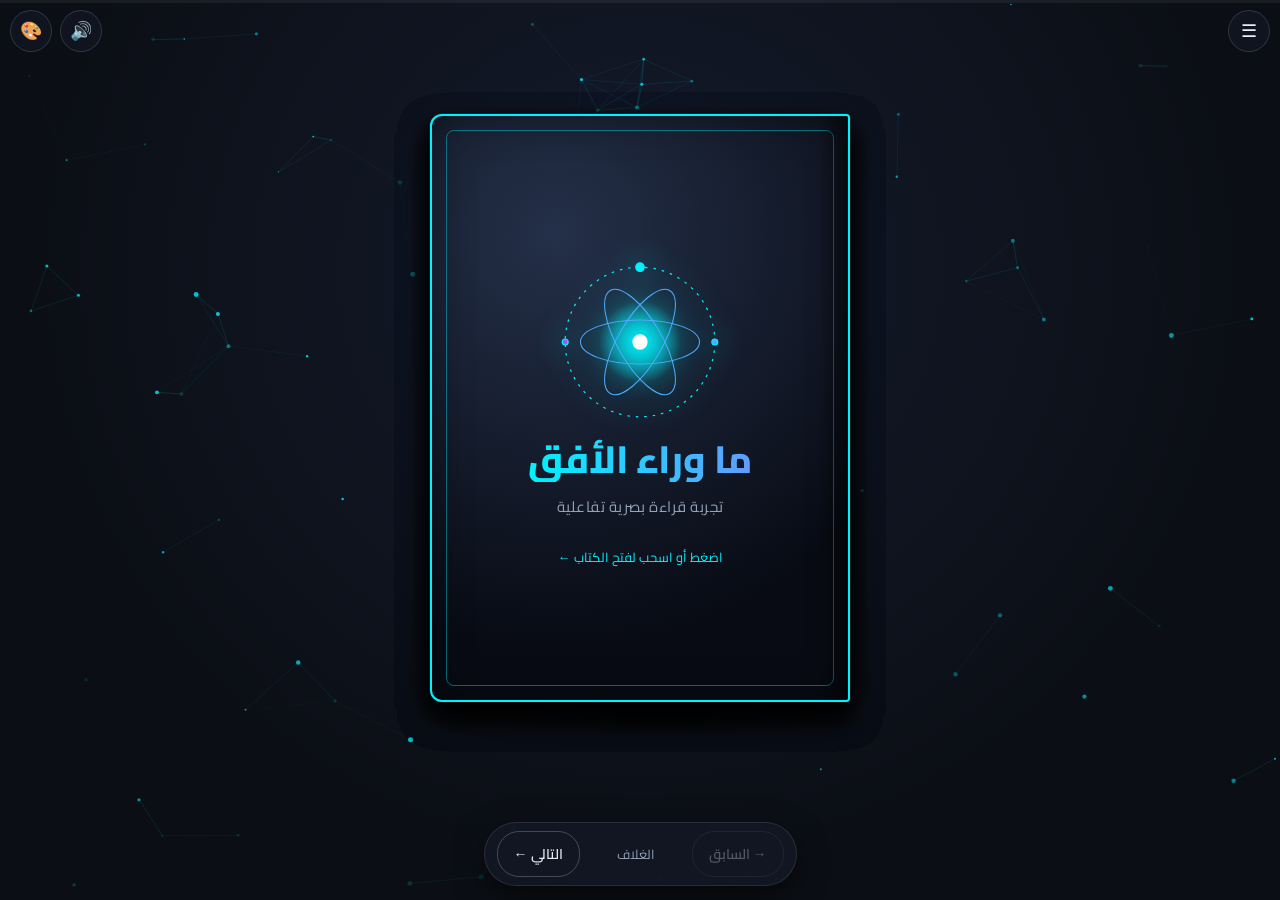
<file: interactive-book/index.html>
<!DOCTYPE html>
<html lang="ar" dir="rtl">
<head>
<meta charset="UTF-8">
<meta name="viewport" content="width=device-width, initial-scale=1.0, viewport-fit=cover">
<meta name="theme-color" content="#0b0e14">
<title>ما وراء الأفق | كتاب تفاعلي</title>
<link href="https://fonts.googleapis.com/css2?family=Amiri:wght@400;700&family=Cairo:wght@400;600;800&display=swap" rel="stylesheet">
<style>
  :root{
    --bg:#0b0e14; --bg2:#141b2d;
    --a1:#00f2fe; --a2:#4facfe; --a3:#a855f7;
    --paper1:#1c2230; --paper2:#111622;
    --text:#e8edf5; --muted:#94a3b8;
    --bw:420px; --bh:580px; --u:1;
    --flip:1.15s;
  }
  *{box-sizing:border-box;margin:0;padding:0;-webkit-tap-highlight-color:transparent}
  html,body{height:100%}
  body{
    background:radial-gradient(ellipse at 50% 30%, var(--bg2) 0%, var(--bg) 70%);
    color:var(--text);
    font-family:'Cairo','Segoe UI',Tahoma,sans-serif;
    height:100vh; height:100dvh;
    overflow:hidden;
    display:flex; flex-direction:column; align-items:center; justify-content:center;
    user-select:none; -webkit-user-select:none; touch-action:pan-y;
    transition:background .8s ease;
  }
  #bg{position:fixed;inset:0;width:100%;height:100%;z-index:0}
  .progress{position:fixed;top:0;right:0;left:0;height:3px;z-index:20;background:rgba(255,255,255,.06)}
  .progress i{display:block;height:100%;width:0;background:linear-gradient(to left,var(--a1),var(--a3));
    transition:width .6s ease;box-shadow:0 0 12px var(--a1);margin-inline-start:auto}
  .topbar{position:fixed;top:10px;right:10px;left:10px;z-index:15;display:flex;justify-content:space-between;pointer-events:none}
  .topbar .grp{display:flex;gap:8px;pointer-events:auto}
  .chip{width:42px;height:42px;border-radius:50%;border:1px solid rgba(255,255,255,.14);
    background:rgba(20,26,40,.6);backdrop-filter:blur(8px);-webkit-backdrop-filter:blur(8px);
    color:var(--text);font-size:18px;cursor:pointer;display:grid;place-items:center;transition:.25s}
  .chip:hover,.chip:active{border-color:var(--a1);box-shadow:0 0 14px color-mix(in srgb,var(--a1) 50%,transparent);transform:translateY(-1px)}

  /* ---------- scene ---------- */
  .scene{position:relative;z-index:2;width:100%;flex:1 1 auto;min-height:0;perspective:2400px;
    display:flex;align-items:center;justify-content:center;overflow:hidden}
  .tilt{transform-style:preserve-3d;transition:transform .25s ease-out;will-change:transform}
  .book{position:relative;width:var(--bw);height:var(--bh);transform-style:preserve-3d;
    transition:transform .9s cubic-bezier(.25,1,.5,1)}
  .book::before{ /* ground shadow */
    content:'';position:absolute;left:5%;right:-5%;bottom:-38px;height:30px;
    background:radial-gradient(ellipse at center,rgba(0,0,0,.55),transparent 70%);filter:blur(8px);transform:translateZ(-40px)}
  .paper{position:absolute;inset:0;transform-origin:right center;transform-style:preserve-3d;
    transition:transform var(--flip) cubic-bezier(.645,.045,.355,1);cursor:pointer}
  .paper.flipped{transform:rotateY(180deg)}
  .face{position:absolute;inset:0;backface-visibility:hidden;-webkit-backface-visibility:hidden;
    padding:calc(var(--u)*30px) calc(var(--u)*28px) calc(var(--u)*20px);
    display:flex;flex-direction:column;justify-content:space-between;overflow:hidden;
    border:1px solid rgba(255,255,255,.08);
    box-shadow:inset 0 0 40px rgba(0,0,0,.45),0 14px 30px rgba(0,0,0,.5)}
  .face.front{background:linear-gradient(135deg,var(--paper1),var(--paper2));border-radius:calc(var(--u)*12px) calc(var(--u)*4px) calc(var(--u)*4px) calc(var(--u)*12px)}
  .face.back{background:linear-gradient(225deg,var(--paper1),var(--paper2));transform:rotateY(-180deg);border-radius:calc(var(--u)*4px) calc(var(--u)*12px) calc(var(--u)*12px) calc(var(--u)*4px)}
  .face::before{content:'';position:absolute;inset:0;pointer-events:none;opacity:0;z-index:5;
    background:linear-gradient(to left,rgba(0,0,0,.65),transparent 60%)}
  .paper.moving .face::before{animation:shade var(--flip) ease-in-out}
  @keyframes shade{0%,100%{opacity:0}50%{opacity:1}}
  .face.front::after{content:'';position:absolute;top:0;bottom:0;right:0;width:30px;pointer-events:none;
    background:linear-gradient(to left,rgba(0,0,0,.4),transparent)}
  .face.back::after{content:'';position:absolute;top:0;bottom:0;left:0;width:30px;pointer-events:none;
    background:linear-gradient(to right,rgba(0,0,0,.4),transparent)}
  /* ground-edge paper thickness */
  .paper .face{outline:1px solid rgba(255,255,255,.02)}

  /* ---------- covers ---------- */
  .cover{align-items:center;justify-content:center;text-align:center;gap:calc(var(--u)*10px);
    background:radial-gradient(circle at 30% 20%,#243049,#080b14 75%)!important;
    border:2px solid var(--a1)!important}
  .cover::selection{background:transparent}
  .cover .ring{position:absolute;inset:calc(var(--u)*14px);border:1px solid color-mix(in srgb,var(--a1) 40%,transparent);border-radius:calc(var(--u)*8px);pointer-events:none}
  .emblem{width:calc(var(--u)*170px);height:calc(var(--u)*170px);filter:drop-shadow(0 0 14px var(--a1))}
  .emblem .spin1{transform-origin:50% 50%;animation:spin 24s linear infinite}
  .emblem .spin2{transform-origin:50% 50%;animation:spin 16s linear infinite reverse}
  @keyframes spin{to{transform:rotate(360deg)}}
  .book-title{font-size:calc(var(--u)*38px);font-weight:800;line-height:1.2;
    background:linear-gradient(90deg,var(--a1),var(--a2),var(--a3),var(--a1));background-size:250% 100%;
    -webkit-background-clip:text;background-clip:text;-webkit-text-fill-color:transparent;animation:shine 6s linear infinite}
  @keyframes shine{to{background-position:-250% 0}}
  .subtitle{color:var(--muted);font-size:calc(var(--u)*15px);letter-spacing:.5px}
  .hint{margin-top:calc(var(--u)*14px);font-size:calc(var(--u)*13px);color:var(--a1);animation:nudge 1.8s ease-in-out infinite}
  @keyframes nudge{50%{transform:translateX(8px);opacity:.6}}

  /* ---------- page content ---------- */
  .tag{display:flex;justify-content:space-between;font-size:calc(var(--u)*12px);color:var(--a1);letter-spacing:1px;
    border-bottom:1px solid color-mix(in srgb,var(--a1) 25%,transparent);padding-bottom:calc(var(--u)*7px);margin-bottom:calc(var(--u)*12px)}
  .story{font-family:'Amiri','Traditional Arabic',serif;font-size:calc(var(--u)*20px);line-height:1.85;color:#f3f6fb;text-align:justify}
  .box{background:rgba(255,255,255,.035);border:1px solid color-mix(in srgb,var(--a1) 25%,transparent);
    border-radius:calc(var(--u)*12px);padding:calc(var(--u)*10px);margin:calc(var(--u)*10px) 0;text-align:center}
  .box small{display:block;color:var(--muted);font-size:calc(var(--u)*12.5px);margin-bottom:calc(var(--u)*6px)}
  .btn{background:linear-gradient(45deg,var(--a2),var(--a1));border:0;color:#071018;font-family:inherit;font-weight:700;
    font-size:calc(var(--u)*13.5px);padding:calc(var(--u)*8px) calc(var(--u)*14px);border-radius:30px;cursor:pointer;margin:3px;
    min-height:34px;transition:transform .2s,box-shadow .2s}
  .btn:hover{transform:translateY(-2px);box-shadow:0 6px 20px color-mix(in srgb,var(--a1) 45%,transparent)}
  .btn.ghost{background:transparent;color:var(--text);border:1px solid rgba(255,255,255,.25)}
  .foot{display:flex;justify-content:space-between;font-size:calc(var(--u)*12px);color:var(--muted);
    border-top:1px solid rgba(255,255,255,.06);padding-top:calc(var(--u)*7px)}
  .reveal .story,.reveal .box{opacity:0;transform:translateY(10px);transition:opacity .7s ease .35s,transform .7s ease .35s}
  .reveal .box{transition-delay:.55s}
  .reveal.show .story,.reveal.show .box{opacity:1;transform:none}

  .orb{width:calc(var(--u)*80px);height:calc(var(--u)*80px);margin:4px auto;border-radius:50%;
    background:conic-gradient(from 0deg,var(--a1),var(--a3),#ec4899,var(--a1));animation:spin 4s linear infinite;
    box-shadow:0 0 28px var(--a1);transition:transform .5s}
  .keys{display:flex;gap:calc(var(--u)*5px);justify-content:center;direction:ltr}
  .key{width:calc(var(--u)*40px);height:calc(var(--u)*66px);border-radius:8px;border:1px solid rgba(255,255,255,.2);
    background:linear-gradient(to bottom,rgba(255,255,255,.1),rgba(255,255,255,.02));color:var(--muted);font-family:inherit;font-size:12px;
    cursor:pointer;transition:.15s;padding-top:calc(var(--u)*40px)}
  .key.on{background:linear-gradient(to bottom,var(--a1),var(--a3));color:#071018;transform:translateY(3px);box-shadow:0 0 18px var(--a1)}
  svg text{font-family:'Cairo',sans-serif}
  .star{cursor:pointer;transition:.3s}
  .star circle{fill:#7c88a3;transition:.4s}
  .star.lit circle{fill:var(--a1);filter:drop-shadow(0 0 6px var(--a1))}
  .clockline{stroke:var(--text);stroke-linecap:round}
  #quote{min-height:calc(var(--u)*92px);font-family:'Amiri',serif;font-size:calc(var(--u)*19px);line-height:1.7;color:var(--a1);transition:opacity .35s}

  /* ---------- controls ---------- */
  .controls{position:relative;z-index:10;display:flex;gap:calc(10px);align-items:center;justify-content:center;
    margin:6px 0 calc(14px + env(safe-area-inset-bottom));padding:8px 12px;border-radius:50px;
    background:rgba(20,26,40,.7);backdrop-filter:blur(10px);-webkit-backdrop-filter:blur(10px);
    border:1px solid rgba(255,255,255,.1);box-shadow:0 10px 30px rgba(0,0,0,.5);max-width:96vw}
  .nav{background:transparent;border:1px solid rgba(255,255,255,.22);color:var(--text);padding:9px 16px;border-radius:22px;
    font-family:inherit;font-weight:600;font-size:14px;cursor:pointer;transition:.25s;min-height:40px}
  .nav:hover:not(:disabled){background:var(--a1);color:#0b0e14;border-color:var(--a1)}
  .nav:disabled{opacity:.3;cursor:not-allowed}
  #ind{min-width:92px;text-align:center;font-size:13px;color:var(--muted)}

  /* ---------- toc modal ---------- */
  .modal{position:fixed;inset:0;z-index:50;background:rgba(5,8,14,.72);backdrop-filter:blur(6px);-webkit-backdrop-filter:blur(6px);
    display:none;align-items:center;justify-content:center;padding:20px}
  .modal.open{display:flex;animation:fade .3s}
  @keyframes fade{from{opacity:0}}
  .sheet{width:min(420px,100%);max-height:86vh;overflow:auto;background:linear-gradient(160deg,#1b2336,#0e1320);
    border:1px solid color-mix(in srgb,var(--a1) 40%,transparent);border-radius:18px;padding:20px;box-shadow:0 20px 60px rgba(0,0,0,.6)}
  .sheet h3{color:var(--a1);margin-bottom:12px;font-size:20px}
  .sheet button.item{display:flex;width:100%;justify-content:space-between;align-items:center;background:rgba(255,255,255,.04);
    border:1px solid rgba(255,255,255,.08);color:var(--text);font-family:inherit;font-size:15px;padding:12px 14px;border-radius:12px;margin-bottom:8px;cursor:pointer;transition:.2s}
  .sheet button.item:hover{border-color:var(--a1);background:rgba(255,255,255,.08)}
  .sheet button.item span:last-child{color:var(--muted)}
  .toast{position:fixed;bottom:88px;left:50%;transform:translateX(-50%) translateY(20px);z-index:40;background:rgba(20,26,40,.92);
    border:1px solid var(--a1);color:var(--text);padding:10px 18px;border-radius:30px;font-size:14px;opacity:0;pointer-events:none;transition:.4s}
  .toast.show{opacity:1;transform:translateX(-50%)}
  @media (prefers-reduced-motion:reduce){*{animation-duration:.01s!important;transition-duration:.01s!important}}
</style>
</head>
<body>
<canvas id="bg"></canvas>
<div class="progress"><i id="bar"></i></div>

<div class="topbar">
  <div class="grp">
    <button class="chip" id="tocBtn" title="الفهرس" aria-label="الفهرس">☰</button>
  </div>
  <div class="grp">
    <button class="chip" id="soundBtn" title="الصوت" aria-label="الصوت">🔊</button>
    <button class="chip" id="themeBtn" title="تغيير الألوان" aria-label="تغيير الألوان">🎨</button>
  </div>
</div>

<div class="scene" id="scene">
  <div class="tilt" id="tilt">
    <div class="book" id="book"></div>
  </div>
</div>

<div class="controls">
  <button class="nav" id="prev">→ السابق</button>
  <span id="ind">الغلاف</span>
  <button class="nav" id="next">التالي ←</button>
</div>

<div class="modal" id="toc"><div class="sheet" id="sheet"></div></div>
<div class="toast" id="toast"></div>

<script>
(function(){
'use strict';
/* ============ بيانات الصفحات ============ */
const AR = n => String(n).replace(/\d/g, d => '٠١٢٣٤٥٦٧٨٩'[d]);
const QUOTES = [
  'التصميم الجيد يجعل التكنولوجيا غير مرئية، ويترك السحر للقارئ.',
  'كل صفحة بابٌ، وكل باب أفقٌ جديد.',
  'القراءة ليست رحلة إلى الماضي، بل إلى ما لم يُكتب بعد.',
  'النجوم لا تُرى إلا لمن أطفأ أضواء الضجيج.',
  'الفكرة الصغيرة حين تُلمس تكبر.'
];
const THEMES = [
  {n:'ليلي هادئ ❄️', a1:'#00f2fe',a2:'#4facfe',a3:'#a855f7',bg:'#0b0e14',bg2:'#141b2d'},
  {n:'طاقة الشمس 🔥', a1:'#fbbf24',a2:'#f97316',a3:'#ef4444',bg:'#140c08',bg2:'#2a160c'},
  {n:'شفق أخضر 🌿', a1:'#34d399',a2:'#22d3ee',a3:'#a3e635',bg:'#06130f',bg2:'#0c2a22'},
  {n:'غروب وردي 🌸', a1:'#f472b6',a2:'#c084fc',a3:'#fb7185',bg:'#12081a',bg2:'#2a1236'}
];

const EMBLEM = `<svg class="emblem" viewBox="0 0 200 200" aria-hidden="true">
  <defs><radialGradient id="g1"><stop offset="0" stop-color="var(--a1)" stop-opacity=".9"/><stop offset="1" stop-color="var(--a1)" stop-opacity="0"/></radialGradient></defs>
  <circle cx="100" cy="100" r="48" fill="url(#g1)"/>
  <g class="spin1" fill="none" stroke="var(--a1)" stroke-width="1.4">
    <circle cx="100" cy="100" r="88" stroke-dasharray="3 7"/>
    <circle cx="100" cy="12" r="5" fill="var(--a1)"/><circle cx="188" cy="100" r="3.5" fill="var(--a2)"/>
    <circle cx="12" cy="100" r="3.5" fill="var(--a3)"/>
  </g>
  <g class="spin2" fill="none" stroke="var(--a2)" stroke-width="1.2">
    <ellipse cx="100" cy="100" rx="70" ry="26"/><ellipse cx="100" cy="100" rx="70" ry="26" transform="rotate(60 100 100)"/>
    <ellipse cx="100" cy="100" rx="70" ry="26" transform="rotate(120 100 100)"/>
  </g>
  <circle cx="100" cy="100" r="9" fill="#fff"/>
</svg>`;

const foot = (n,t) => `<div class="foot"><span>${AR(n)}</span><span>${t}</span></div>`;
const tag  = (a,b) => `<div class="tag"><span>${a}</span><span>${b}</span></div>`;

const STARS = [[30,95],[70,50],[115,70],[150,28],[185,62],[160,105],[105,118]];
const LINES = [[0,1],[1,2],[2,3],[3,4],[4,5],[5,6],[2,6]];

const PAPERS = [
 { front:`<div class="face front cover"><div class="ring"></div>${EMBLEM}
            <h1 class="book-title">ما وراء الأفق</h1><p class="subtitle">تجربة قراءة بصرية تفاعلية</p>
            <p class="hint">اضغط أو اسحب لفتح الكتاب ←</p></div>`,
   back:`<div class="face back reveal" data-page="1"><div>${tag('الفصل الأول','البداية')}
          <p class="story">في عالمٍ لم تعد فيه الكلمات حبراً ساكناً على ورق، بدأت الأسطر تتنفس وتتفاعل مع كل لمسة. هنا أنت جزء من المشهد.</p>
          <div class="box"><small>غيّر طاقة المشهد المحيط بالكتاب:</small>
            <button class="btn" data-theme="1">الشمس 🔥</button><button class="btn" data-theme="0">الليل ❄️</button>
            <button class="btn" data-theme="2">الشفق 🌿</button><button class="btn" data-theme="3">الغروب 🌸</button></div></div>
          ${foot(1,'البداية')}</div>` },
 { front:`<div class="face front reveal" data-page="2"><div>${tag('الفصل الأول','نواة الضوء')}
          <p class="story">في منتصف الغرفة المظلمة كانت نواة ضوئية تدور بلا توقف. كلما اقترب المسافر زادت سرعتها وتغيرت ألوانها.</p>
          <div class="box"><div class="orb" id="orb"></div><button class="btn" id="orbBtn">مضاعفة سرعة النواة ⚡</button></div></div>
          ${foot(2,'نواة الضوء')}</div>`,
   back:`<div class="face back reveal" data-page="3"><div>${tag('الفصل الثاني','همس الرياح')}
          <p class="story">المس الفراغ المحيط بالكتاب بإصبعك أو بالفأرة، فتنجذب الجزيئات المضيئة إليك وتتبع مسارك.</p>
          <div class="box"><small>اضغط لتطلق وميضاً من النجوم:</small>
            <button class="btn" id="burstBtn">أطلق النجوم ✨</button></div></div>
          ${foot(3,'همس الرياح')}</div>` },
 { front:`<div class="face front reveal" data-page="4"><div>${tag('الفصل الثالث','الكوكبة')}
          <p class="story">أضئ النجوم السبع لتكتمل الكوكبة.</p>
          <div class="box"><svg viewBox="0 0 215 140" width="100%" id="constel">
            ${LINES.map((l,i)=>`<line id="ln${i}" x1="${STARS[l[0]][0]}" y1="${STARS[l[0]][1]}" x2="${STARS[l[1]][0]}" y2="${STARS[l[1]][1]}" stroke="var(--a1)" stroke-width="1.5" stroke-dasharray="200" stroke-dashoffset="200" style="transition:stroke-dashoffset .8s"/>`).join('')}
            ${STARS.map((s,i)=>`<g class="star" data-i="${i}"><circle cx="${s[0]}" cy="${s[1]}" r="12" fill-opacity=".0" stroke="none"/><circle cx="${s[0]}" cy="${s[1]}" r="6"/></g>`).join('')}
          </svg><small id="starCount">٠ من ٧</small></div></div>
          ${foot(4,'الكوكبة')}</div>`,
   back:`<div class="face back reveal" data-page="5"><div>${tag('الفصل الرابع','ساعة المسافر')}
          <p class="story">الوقت يمر حتى داخل الحكاية. هذه ساعتك الحقيقية.</p>
          <div class="box"><svg viewBox="0 0 120 120" width="${'60%'}" style="max-width:150px">
            <circle cx="60" cy="60" r="54" fill="none" stroke="var(--a1)" stroke-width="2"/>
            ${[...Array(12)].map((_,i)=>`<line x1="60" y1="10" x2="60" y2="${i%3?14:18}" stroke="var(--muted)" stroke-width="2" transform="rotate(${i*30} 60 60)"/>`).join('')}
            <line id="hH" class="clockline" x1="60" y1="60" x2="60" y2="34" stroke-width="4"/>
            <line id="hM" class="clockline" x1="60" y1="60" x2="60" y2="22" stroke-width="3"/>
            <line id="hS" x1="60" y1="66" x2="60" y2="18" stroke="var(--a1)" stroke-width="1.5" stroke-linecap="round"/>
            <circle cx="60" cy="60" r="4" fill="var(--a1)"/></svg>
            <small id="clockTxt"></small></div></div>
          ${foot(5,'ساعة المسافر')}</div>` },
 { front:`<div class="face front reveal" data-page="6"><div>${tag('الفصل الخامس','صندوق الموسيقى')}
          <p class="story">اعزف لحناً قصيراً. كل مفتاح نغمة.</p>
          <div class="box"><div class="keys">${['دو','ري','مي','صول','لا'].map((k,i)=>`<button class="key" data-n="${i}">${k}</button>`).join('')}</div></div></div>
          ${foot(6,'صندوق الموسيقى')}</div>`,
   back:`<div class="face back reveal" data-page="7"><div>${tag('الفصل السادس','اقتباسات')}
          <p class="story">كلمات تستحق أن تتوقف عندها.</p>
          <div class="box"><p id="quote">${QUOTES[0]}</p><button class="btn" id="quoteBtn">اقتباس آخر ↻</button></div></div>
          ${foot(7,'اقتباسات')}</div>` },
 { front:`<div class="face front reveal" data-page="8"><div>${tag('الخاتمة','آفاق جديدة')}
          <p class="story">بهذه التقنيات البسيطة (HTML وCSS وJavaScript) تقدر تبني أي عدد من الصفحات، وتضيف رسومات ومشاهد تفاعلية كاملة. الكتاب كتابك، والأفق لسه قدامك.</p></div>
          ${foot(8,'النهاية')}</div>`,
   back:`<div class="face back cover"><div class="ring"></div>${EMBLEM}
          <h2 class="book-title" style="font-size:calc(var(--u)*30px)">تمت التجربة</h2>
          <p class="subtitle">شكراً لقراءتك</p>
          <button class="btn" id="again" style="margin-top:14px">إعادة القراءة ↻</button></div>` }
];
const N = PAPERS.length;
const TOC = [['البداية',1],['نواة الضوء',2],['همس الرياح',3],['الكوكبة',4],['ساعة المسافر',5],['صندوق الموسيقى',6],['اقتباسات',7],['الخاتمة',8]];

/* ============ بناء الكتاب ============ */
const book = document.getElementById('book');
const papers = PAPERS.map((p,i)=>{
  const el = document.createElement('div');
  el.className = 'paper'; el.innerHTML = p.front + p.back;
  book.appendChild(el); return el;
});

/* ============ الأبعاد والوضع (مكتبي / موبايل) ============ */
let mobile = false, BW = 420;
function layout(){
  const vw = window.innerWidth, vh = window.innerHeight;
  const availH = vh - 150;
  mobile = vw < 820;
  let w = mobile ? Math.min(vw*0.9, 400) : Math.min(420, (vw-60)/2);
  w = Math.min(w, availH/1.4);
  w = Math.max(w, 220);
  BW = w;
  const r = document.documentElement.style;
  r.setProperty('--bw', w+'px'); r.setProperty('--bh', (w*1.4)+'px'); r.setProperty('--u', (w/420).toFixed(3));
  buildSteps(); clampStep(); render(false);
}

/* ============ الخطوات ============ */
let steps = [], cur = 0, flipped = 0;
function buildSteps(){
  const prevF = steps[cur] ? steps[cur].f : 0, prevS = steps[cur] ? steps[cur].s : 'C';
  steps = [{f:0,s:'C'}];
  for(let f=1; f<N; f++){
    if(mobile){ steps.push({f,s:'R'}); steps.push({f,s:'L'}); }
    else steps.push({f,s:'S'});
  }
  steps.push({f:N,s:mobile?'R':'E'});
  let i = steps.findIndex(s=>s.f===prevF && s.s===prevS); if(i<0) i = steps.findIndex(s=>s.f===prevF); cur = i<0?0:i;
}
function clampStep(){ cur = Math.max(0, Math.min(steps.length-1, cur)); }
function stepForPage(pg){
  const f = Math.ceil(pg/2);
  return steps.findIndex(s => s.f===f && (!mobile || s.s === (pg%2 ? 'R':'L')));
}

/* ============ العرض ============ */
const prevB = document.getElementById('prev'), nextB = document.getElementById('next');
const ind = document.getElementById('ind'), bar = document.getElementById('bar');
let busy = {};
function render(animate=true){
  const st = steps[cur];
  // ورقات
  papers.forEach((p,i)=>{
    const shouldFlip = i < st.f;
    if(shouldFlip !== p.classList.contains('flipped')){
      p.classList.toggle('flipped', shouldFlip);
      if(animate){ p.classList.add('moving'); clearTimeout(busy[i]); busy[i]=setTimeout(()=>p.classList.remove('moving'),1200); }
    }
    p.style.zIndex = shouldFlip ? (i+1) : (N-i);
  });
  // موضع الكتاب
  let x = 0;
  if(mobile){ x = (st.s==='R') ? -BW : 0; }
  else { x = st.f===0 ? 0 : (st.f===N ? -BW : -BW/2); }
  book.style.transform = `translateX(${x}px)`;
  // صفحات ظاهرة
  const visible = new Set();
  if(st.f>=1) visible.add(st.f*2-1);
  if(st.f<N) visible.add(st.f*2);
  document.querySelectorAll('.reveal').forEach(el=>{
    const pg = +el.dataset.page;
    const on = mobile ? (st.s==='R' ? pg===st.f*2-1 : st.s==='L' ? pg===st.f*2 : false) : visible.has(pg);
    el.classList.toggle('show', on);
  });
  // واجهة
  prevB.disabled = cur===0; nextB.disabled = cur===steps.length-1;
  ind.textContent = st.f===0 ? 'الغلاف' : st.f===N ? 'النهاية' :
    mobile ? 'صفحة ' + AR(st.s==='R'? st.f*2-1 : st.f*2) : 'صفحة ' + AR(st.f*2-1) + ' - ' + AR(st.f*2);
  bar.style.width = (cur/(steps.length-1)*100)+'%';
  flipped = st.f;
}

function next(){ if(cur<steps.length-1){ const f0=steps[cur].f; cur++; if(steps[cur].f!==f0) flipSound(); else tick(); render(); } }
function prev(){ if(cur>0){ const f0=steps[cur].f; cur--; if(steps[cur].f!==f0) flipSound(); else tick(); render(); } }
let jumpTimer=null;
function jump(target){
  if(target<0) return; clearInterval(jumpTimer);
  jumpTimer = setInterval(()=>{
    if(cur===target){ clearInterval(jumpTimer); return; }
    cur += cur<target ? 1 : -1; flipSound(); render();
  }, 170);
}

prevB.onclick = prev; nextB.onclick = next;
document.getElementById('again').onclick = e=>{ e.stopPropagation(); jump(0); };

// نقر على الورقة
papers.forEach((p,i)=>{
  p.addEventListener('click', e=>{
    if(e.target.closest('button,.star,.key,svg#constel')) return;
    if(mobile){ next(); return; }
    if(i===flipped) next(); else if(i===flipped-1) prev();
  });
});
// كيبورد
document.addEventListener('keydown', e=>{
  if(e.key==='ArrowLeft'||e.key==='PageDown'||e.key===' ') { e.preventDefault(); next(); }
  if(e.key==='ArrowRight'||e.key==='PageUp') { e.preventDefault(); prev(); }
  if(e.key==='Escape') closeToc();
  if(e.key==='Home') jump(0);
  if(e.key==='End') jump(steps.length-1);
});
// سحب (Swipe) : في الكتاب العربي السحب لليمين = الصفحة التالية
let sx=0, sy=0, sdown=false, sblock=false;
const scene = document.getElementById('scene');
scene.addEventListener('pointerdown', e=>{ sdown=true; sx=e.clientX; sy=e.clientY; sblock=!!e.target.closest('button,.star,.key'); });
window.addEventListener('pointerup', e=>{
  if(!sdown) return; sdown=false;
  const dx=e.clientX-sx, dy=e.clientY-sy;
  if(!sblock && Math.abs(dx)>55 && Math.abs(dx)>Math.abs(dy)*1.3){ dx>0 ? next() : prev(); swiped=true; setTimeout(()=>swiped=false,50);}
});
let swiped=false;
scene.addEventListener('click', e=>{ if(swiped){ e.stopPropagation(); } }, true);

/* ميلان ثلاثي الأبعاد حسب المؤشر / الجهاز */
const tilt = document.getElementById('tilt');
function setTilt(nx,ny){ tilt.style.transform = `rotateX(${(-ny*7).toFixed(2)}deg) rotateY(${(nx*9).toFixed(2)}deg)`; }
window.addEventListener('pointermove', e=>{
  if(e.pointerType==='touch') return;
  setTilt((e.clientX/innerWidth-.5)*2, (e.clientY/innerHeight-.5)*2);
});
window.addEventListener('deviceorientation', e=>{
  if(e.gamma==null) return;
  setTilt(Math.max(-1,Math.min(1,e.gamma/30)), Math.max(-1,Math.min(1,(e.beta-45)/30)));
});

/* ============ الصوت ============ */
let actx=null, soundOn=true;
function ac(){ if(!actx){ try{ actx=new (window.AudioContext||window.webkitAudioContext)(); }catch(_){} } if(actx&&actx.state==='suspended') actx.resume(); return actx; }
function flipSound(){
  if(!soundOn) return; const c=ac(); if(!c) return;
  const len=c.sampleRate*.3, buf=c.createBuffer(1,len,c.sampleRate), d=buf.getChannelData(0);
  for(let i=0;i<len;i++) d[i]=(Math.random()*2-1)*(1-i/len);
  const s=c.createBufferSource(); s.buffer=buf;
  const f=c.createBiquadFilter(); f.type='bandpass'; f.frequency.setValueAtTime(700,c.currentTime); f.frequency.exponentialRampToValueAtTime(2600,c.currentTime+.25);
  const g=c.createGain(); g.gain.setValueAtTime(.01,c.currentTime); g.gain.linearRampToValueAtTime(.2,c.currentTime+.08); g.gain.exponentialRampToValueAtTime(.001,c.currentTime+.3);
  s.connect(f); f.connect(g); g.connect(c.destination); s.start();
}
function tone(freq,dur=.6,vol=.18,type='sine'){
  if(!soundOn) return; const c=ac(); if(!c) return;
  const o=c.createOscillator(), g=c.createGain(); o.type=type; o.frequency.value=freq;
  g.gain.setValueAtTime(.0001,c.currentTime); g.gain.exponentialRampToValueAtTime(vol,c.currentTime+.02); g.gain.exponentialRampToValueAtTime(.0001,c.currentTime+dur);
  o.connect(g); g.connect(c.destination); o.start(); o.stop(c.currentTime+dur+.05);
}
function tick(){ tone(520,.12,.08,'triangle'); }
document.getElementById('soundBtn').onclick = function(){ soundOn=!soundOn; this.textContent = soundOn?'🔊':'🔇'; if(soundOn) tick(); };

/* ============ التفاعلات داخل الصفحات ============ */
function toast(t){ const el=document.getElementById('toast'); el.textContent=t; el.classList.add('show'); clearTimeout(toast.t); toast.t=setTimeout(()=>el.classList.remove('show'),1800); }
let themeIdx=0;
function setTheme(i, silent){
  themeIdx=i; const t=THEMES[i], r=document.documentElement.style;
  r.setProperty('--a1',t.a1); r.setProperty('--a2',t.a2); r.setProperty('--a3',t.a3); r.setProperty('--bg',t.bg); r.setProperty('--bg2',t.bg2);
  document.querySelector('meta[name=theme-color]').content=t.bg;
  particleColor=t.a1; if(!silent){ toast(t.n); tone(660,.4,.12); }
  try{ localStorage.setItem('bookTheme',i); }catch(_){}
}
document.querySelectorAll('[data-theme]').forEach(b=>b.addEventListener('click',e=>{ e.stopPropagation(); setTheme(+b.dataset.theme); burst(innerWidth/2,innerHeight/2,40); }));
document.getElementById('themeBtn').onclick = ()=> setTheme((themeIdx+1)%THEMES.length);

let fast=false;
document.getElementById('orbBtn').onclick = e=>{ e.stopPropagation(); fast=!fast; const o=document.getElementById('orb');
  o.style.animationDuration = fast?'.6s':'4s'; o.style.transform = fast?'scale(1.25)':'scale(1)'; tone(fast?880:440,.35,.14); };
document.getElementById('burstBtn').onclick = e=>{ e.stopPropagation(); const r=e.currentTarget.getBoundingClientRect(); burst(r.left+r.width/2,r.top+r.height/2,70); tone(740,.5,.12); tone(990,.7,.08); };

// الكوكبة
let lit=new Set();
document.querySelectorAll('.star').forEach(s=>s.addEventListener('click',e=>{
  e.stopPropagation(); const i=+s.dataset.i; if(lit.has(i)) return; lit.add(i); s.classList.add('lit');
  tone(400+i*90,.5,.14); document.getElementById('starCount').textContent = AR(lit.size)+' من ٧';
  LINES.forEach((l,k)=>{ if(lit.has(l[0])&&lit.has(l[1])) document.getElementById('ln'+k).style.strokeDashoffset=0; });
  if(lit.size===STARS.length){ toast('اكتملت الكوكبة ✨'); const r=s.getBoundingClientRect(); burst(r.left,r.top,90); [523,659,784,1047].forEach((f,k)=>setTimeout(()=>tone(f,.7,.12),k*140)); setTimeout(()=>{ lit.clear(); document.querySelectorAll('.star').forEach(x=>x.classList.remove('lit')); LINES.forEach((_,k)=>document.getElementById('ln'+k).style.strokeDashoffset=200); document.getElementById('starCount').textContent='٠ من ٧'; },2600); }
}));
// الساعة
function clock(){
  const d=new Date(), s=d.getSeconds(), m=d.getMinutes()+s/60, h=(d.getHours()%12)+m/60;
  const set=(id,a)=>{ const e=document.getElementById(id); if(e) e.setAttribute('transform',`rotate(${a} 60 60)`); };
  set('hH',h*30); set('hM',m*6); set('hS',s*6);
  const t=document.getElementById('clockTxt'); if(t) t.textContent = d.toLocaleTimeString('ar-EG',{hour:'2-digit',minute:'2-digit'});
}
setInterval(clock,1000); clock();
// الموسيقى
const NOTES=[261.63,293.66,329.63,392,440];
document.querySelectorAll('.key').forEach(k=>{
  const play=e=>{ e.stopPropagation(); e.preventDefault(); const n=+k.dataset.n; tone(NOTES[n],.9,.2,'triangle'); tone(NOTES[n]*2,.6,.05); k.classList.add('on'); setTimeout(()=>k.classList.remove('on'),180);
    const r=k.getBoundingClientRect(); burst(r.left+r.width/2,r.top,8); };
  k.addEventListener('pointerdown',play);
});
// الاقتباسات
let qi=0;
document.getElementById('quoteBtn').onclick = e=>{ e.stopPropagation(); const q=document.getElementById('quote'); q.style.opacity=0;
  setTimeout(()=>{ qi=(qi+1)%QUOTES.length; q.textContent=QUOTES[qi]; q.style.opacity=1; },330); tick(); };

/* ============ الفهرس ============ */
const toc=document.getElementById('toc'), sheet=document.getElementById('sheet');
sheet.innerHTML = '<h3>📖 الفهرس</h3>' + TOC.map(t=>`<button class="item" data-pg="${t[1]}"><span>${t[0]}</span><span>صفحة ${AR(t[1])}</span></button>`).join('') + '<button class="item" data-pg="0"><span>الغلاف</span><span>↺</span></button>';
function closeToc(){ toc.classList.remove('open'); }
document.getElementById('tocBtn').onclick = ()=>toc.classList.add('open');
toc.addEventListener('click',e=>{ if(e.target===toc) closeToc(); const b=e.target.closest('.item'); if(b){ closeToc(); const pg=+b.dataset.pg; jump(pg? stepForPage(pg) : 0); } });

/* ============ خلفية الجزيئات ============ */
const cv=document.getElementById('bg'), cx=cv.getContext('2d');
let W=0,H=0,DPR=1, particleColor='#00f2fe', pts=[], sparks=[], ptr={x:-999,y:-999,on:false};
function size(){ DPR=Math.min(window.devicePixelRatio||1,2); W=innerWidth; H=innerHeight; cv.width=W*DPR; cv.height=H*DPR; cx.setTransform(DPR,0,0,DPR,0,0);
  const n=Math.round(Math.min(110,W*H/14000)); while(pts.length<n) pts.push(mk()); pts.length=n; }
function mk(){ return {x:Math.random()*W,y:Math.random()*H,r:Math.random()*2+.6,vx:(Math.random()-.5)*.5,vy:(Math.random()-.5)*.5,tw:Math.random()*6.28}; }
window.addEventListener('pointermove',e=>{ ptr.x=e.clientX; ptr.y=e.clientY; ptr.on=true; });
window.addEventListener('pointerdown',e=>{ ptr.x=e.clientX; ptr.y=e.clientY; ptr.on=true; });
window.addEventListener('pointerup',e=>{ if(e.pointerType==='touch') ptr.on=false; });
function burst(x,y,n=30){ for(let i=0;i<n;i++){ const a=Math.random()*6.28, s=Math.random()*4+1; sparks.push({x,y,vx:Math.cos(a)*s,vy:Math.sin(a)*s,life:1,r:Math.random()*2.5+1}); } }
let shoot=null, shootT=0;
function frame(t){
  cx.clearRect(0,0,W,H);
  cx.fillStyle=particleColor; cx.strokeStyle=particleColor;
  for(let i=0;i<pts.length;i++){
    const p=pts[i]; p.x+=p.vx; p.y+=p.vy; p.tw+=.03;
    if(p.x<0||p.x>W) p.vx*=-1; if(p.y<0||p.y>H) p.vy*=-1;
    if(ptr.on){ const dx=ptr.x-p.x, dy=ptr.y-p.y, d=Math.hypot(dx,dy); if(d<160){ p.x+=dx/d*(160-d)*.02; p.y+=dy/d*(160-d)*.02; } }
    cx.globalAlpha=.45+Math.sin(p.tw)*.35; cx.beginPath(); cx.arc(p.x,p.y,p.r,0,6.28); cx.fill();
    for(let j=i+1;j<pts.length;j++){ const q=pts[j], dx=p.x-q.x, dy=p.y-q.y, d2=dx*dx+dy*dy;
      if(d2<110*110){ cx.globalAlpha=(1-Math.sqrt(d2)/110)*.22; cx.lineWidth=.8; cx.beginPath(); cx.moveTo(p.x,p.y); cx.lineTo(q.x,q.y); cx.stroke(); } }
  }
  // شهاب
  if(!shoot && t-shootT>5000+Math.random()*4000){ shoot={x:Math.random()*W,y:Math.random()*H*.4,vx:-9,vy:4,l:1}; shootT=t; }
  if(shoot){ cx.globalAlpha=shoot.l; cx.lineWidth=2; const g=cx.createLinearGradient(shoot.x,shoot.y,shoot.x+shoot.vx*-9,shoot.y+shoot.vy*-9);
    g.addColorStop(0,'#fff'); g.addColorStop(1,'transparent'); cx.strokeStyle=g; cx.beginPath(); cx.moveTo(shoot.x,shoot.y); cx.lineTo(shoot.x-shoot.vx*9,shoot.y-shoot.vy*9); cx.stroke();
    shoot.x+=shoot.vx; shoot.y+=shoot.vy; shoot.l-=.015; if(shoot.l<=0) shoot=null; cx.strokeStyle=particleColor; }
  // شرارات
  for(let i=sparks.length-1;i>=0;i--){ const s=sparks[i]; s.x+=s.vx; s.y+=s.vy; s.vy+=.06; s.vx*=.98; s.life-=.016;
    if(s.life<=0){ sparks.splice(i,1); continue; } cx.globalAlpha=s.life; cx.beginPath(); cx.arc(s.x,s.y,s.r*s.life,0,6.28); cx.fillStyle='#fff'; cx.fill(); cx.fillStyle=particleColor; }
  cx.globalAlpha=1;
  requestAnimationFrame(frame);
}

/* ============ تشغيل ============ */
window.addEventListener('resize', ()=>{ size(); layout(); });
size(); layout();
try{ const t=+localStorage.getItem('bookTheme'); if(t>0&&t<THEMES.length) setTheme(t,true); }catch(_){}
requestAnimationFrame(frame);
})();
</script>
</body>
</html>
</file>
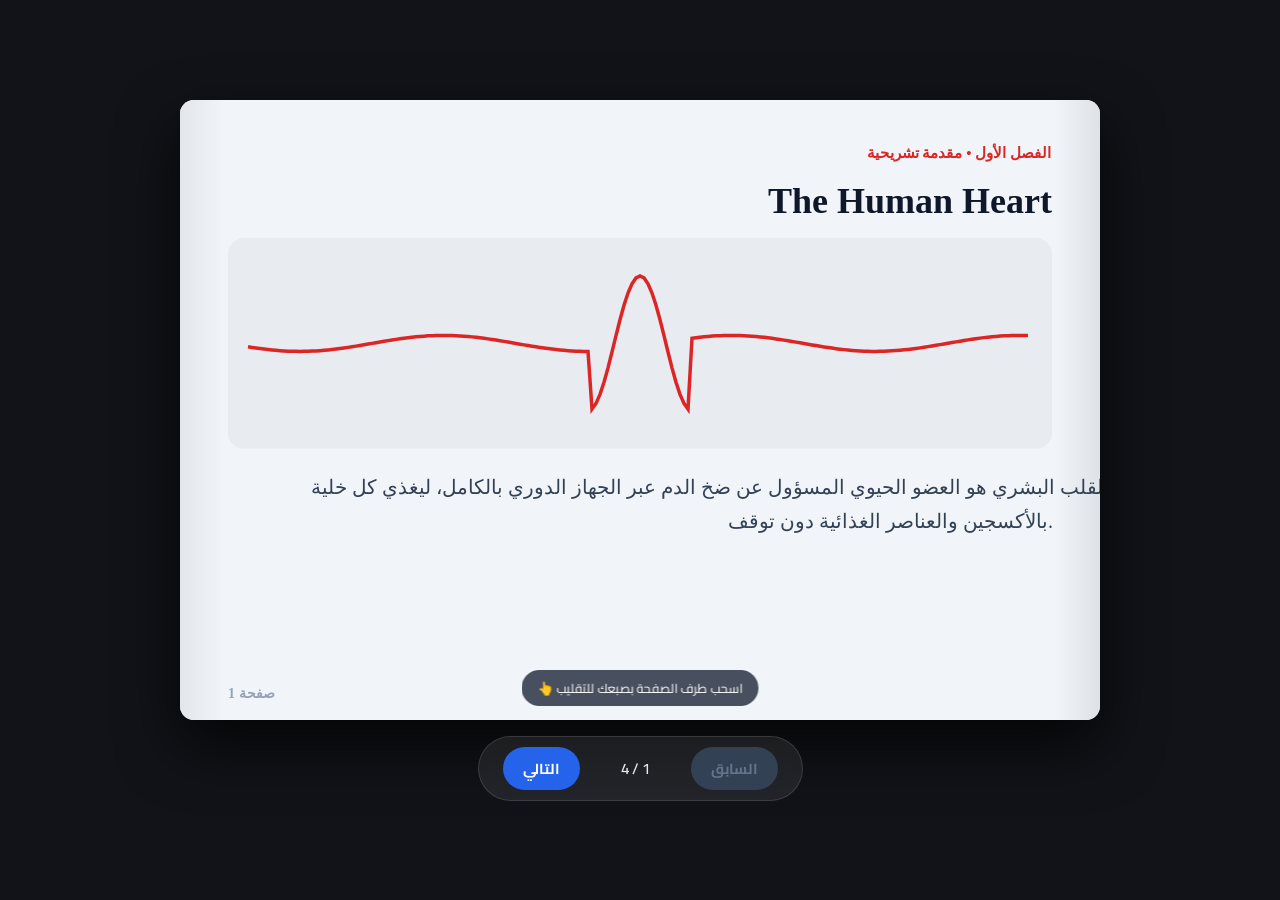
<file: page-curl-book/index.html>
<!DOCTYPE html>
<html lang="ar" dir="rtl">
<head>
  <meta charset="UTF-8">
  <meta name="viewport" content="width=device-width, initial-scale=1.0, maximum-scale=1.0, user-scalable=no">
  <title>كتاب تفاعلي - تقليب ورقي واقعي</title>
  <link href="https://fonts.googleapis.com/css2?family=Cairo:wght@400;600;800&display=swap" rel="stylesheet">
  <style>
    * {
      box-sizing: border-box;
      margin: 0;
      padding: 0;
      -webkit-tap-highlight-color: transparent;
      user-select: none;
    }

    body {
      background: #111318;
      font-family: 'Cairo', sans-serif;
      height: 100dvh;
      width: 100vw;
      overflow: hidden;
      display: flex;
      flex-direction: column;
      justify-content: center;
      align-items: center;
      touch-action: none; /* مهم جداً لسلاسة السحب على الموبايل */
    }

    /* حاوية الكتاب المتجاوبة */
    .book-wrapper {
      position: relative;
      width: 94vw;
      max-width: 920px;
      height: 78dvh;
      max-height: 620px;
      border-radius: 14px;
      box-shadow: 0 25px 60px rgba(0, 0, 0, 0.75);
      overflow: hidden;
      background: #f8fafc;
    }

    canvas {
      display: block;
      width: 100%;
      height: 100%;
      cursor: grab;
    }
    canvas:active {
      cursor: grabbing;
    }

    /* تلميح السحب للموبايل */
    .swipe-hint {
      position: absolute;
      bottom: 14px;
      left: 50%;
      transform: translateX(-50%);
      background: rgba(15, 23, 42, 0.75);
      color: #fff;
      padding: 6px 16px;
      border-radius: 20px;
      font-size: 0.8rem;
      pointer-events: none;
      backdrop-filter: blur(6px);
      animation: fadePulse 2.5s infinite;
    }

    @keyframes fadePulse {
      0%, 100% { opacity: 0.55; }
      50% { opacity: 1; }
    }

    /* شريط التحكم السفلي */
    .controls {
      margin-top: 16px;
      display: flex;
      align-items: center;
      gap: 18px;
      background: rgba(255, 255, 255, 0.08);
      backdrop-filter: blur(12px);
      padding: 10px 24px;
      border-radius: 50px;
      border: 1px solid rgba(255, 255, 255, 0.12);
    }

    .btn {
      background: #2563eb;
      color: #fff;
      border: none;
      padding: 8px 20px;
      border-radius: 25px;
      font-family: 'Cairo', sans-serif;
      font-weight: 700;
      font-size: 0.9rem;
      cursor: pointer;
      transition: transform 0.15s, background 0.2s;
    }
    .btn:active {
      transform: scale(0.95);
    }
    .btn:disabled {
      background: #334155;
      color: #64748b;
      cursor: not-allowed;
    }

    .page-num {
      color: #e2e8f0;
      font-size: 0.95rem;
      font-weight: 600;
      min-width: 75px;
      text-align: center;
    }
  </style>
</head>
<body>

  <div class="book-wrapper" id="wrapper">
    <canvas id="curl-canvas"></canvas>
    <div class="swipe-hint" id="hint">اسحب طرف الصفحة بصبعك للتقليب 👆</div>
  </div>

  <div class="controls">
    <button class="btn" id="prev-btn" onclick="triggerAutoFlip(-1)" disabled>السابق</button>
    <span class="page-num" id="page-indicator">1 / 4</span>
    <button class="btn" id="next-btn" onclick="triggerAutoFlip(1)">التالي</button>
  </div>

  <script>
    const canvas = document.getElementById('curl-canvas');
    const ctx = canvas.getContext('2d');
    const wrapper = document.getElementById('wrapper');
    const prevBtn = document.getElementById('prev-btn');
    const nextBtn = document.getElementById('next-btn');
    const pageIndicator = document.getElementById('page-indicator');

    let W = 0, H = 0, dpr = 1;

    // ==========================================
    // 1. محتوى الصفحات (تقدر تضيف أي عدد صفحات أو صور هنا)
    // ==========================================
    const pagesData = [
      {
        bg: '#f1f5f9',
        accent: '#dc2626',
        tag: 'الفصل الأول • مقدمة تشريحية',
        title: 'The Human Heart',
        body: 'القلب البشري هو العضو الحيوي المسؤول عن ضخ الدم عبر الجهاز الدوري بالكامل، ليغذي كل خلية بالأكسجين والعناصر الغذائية دون توقف.',
        visualType: 'heart'
      },
      {
        bg: '#ffffff',
        accent: '#2563eb',
        tag: 'الفصل الثاني • التركيب الداخلي',
        title: 'Structure of the Heart',
        body: 'ينقسم القلب إلى أربع حجرات رئيسية: الأذين الأيمن والأيسر، والبطين الأيمن والأيسر، وتتحكم الصمامات في مرور الدم في اتجاه واحد بدقة مذهلة.',
        visualType: 'chambers'
      },
      {
        bg: '#f8fafc',
        accent: '#059669',
        tag: 'الفصل الثالث • الدورة الدموية',
        title: 'Blood Circulation',
        body: 'يعمل القلب كمضخة مزدوجة؛ الجانب الأيمن يرسل الدم إلى الرئتين لتنقيته بالأكسجين، والجانب الأيسر يدفعه بقوة إلى جميع أنحاء الجسم.',
        visualType: 'wave'
      },
      {
        bg: '#0f172a',
        accent: '#38bdf8',
        tag: 'نهاية العرض التفاعلي',
        title: 'تمت القراءة بنجاح',
        body: 'هذا التأثير مبني بالكامل بالرياضيات الهندسية على HTML5 Canvas ليعمل بسلاسة 60 إطار في الثانية على أي هاتف أو حاسوب.',
        visualType: 'dark'
      }
    ];

    // تخزين كل صفحة كصورة جاهزة (Offscreen Canvas) لأقصى سرعة على الموبايل
    let pageCanvases = [];

    function renderPageOffscreen(data, index) {
      const off = document.createElement('canvas');
      off.width = W * dpr;
      off.height = H * dpr;
      const c = off.getContext('2d');
      c.scale(dpr, dpr);

      const isDark = data.visualType === 'dark';

      // خلفية الصفحة الورقية
      c.fillStyle = data.bg;
      c.fillRect(0, 0, W, H);

      // ملمس ورقي خفيف وتظليل عند الحواف
      const grad = c.createLinearGradient(0, 0, W, 0);
      grad.addColorStop(0, 'rgba(0,0,0,0.06)');
      grad.addColorStop(0.05, 'rgba(0,0,0,0)');
      grad.addColorStop(0.95, 'rgba(0,0,0,0)');
      grad.addColorStop(1, 'rgba(0,0,0,0.08)');
      c.fillStyle = grad;
      c.fillRect(0, 0, W, H);

      // تحديد التخطيط حسب حجم الشاشة (موبايل عمودي أو شاشة عريضة)
      const isMobile = W < 600;
      const pad = isMobile ? 26 : 48;

      // الشريط العلوي
      c.fillStyle = data.accent;
      c.font = `700 ${isMobile ? 13 : 15}px Cairo`;
      c.textAlign = 'right';
      c.fillText(data.tag, W - pad, pad + 10);

      // العنوان الرئيسي
      c.fillStyle = isDark ? '#f8fafc' : '#0f172a';
      c.font = `800 ${isMobile ? 26 : 36}px Cairo`;
      c.fillText(data.title, W - pad, pad + (isMobile ? 52 : 65));

      // رسم توضيحي داخل الصفحة
      const boxY = pad + (isMobile ? 75 : 90);
      const boxH = isMobile ? H * 0.28 : H * 0.34;
      const boxW = W - pad * 2;

      c.save();
      c.fillStyle = isDark ? 'rgba(255,255,255,0.05)' : 'rgba(15, 23, 42, 0.04)';
      roundRect(c, pad, boxY, boxW, boxH, 16);
      c.fill();

      // رسم رمز القلب أو نبض ECG داخل الصندوق
      c.strokeStyle = data.accent;
      c.lineWidth = 3.5;
      c.beginPath();
      const midY = boxY + boxH / 2;
      for (let x = pad + 20; x < W - pad - 20; x += 4) {
        const rel = (x - pad) / boxW;
        let y = midY + Math.sin(rel * 18) * 8;
        if (Math.abs(rel - 0.5) < 0.06) {
          y = midY - Math.cos((rel - 0.5) * 50) * (boxH * 0.32);
        }
        if (x === pad + 20) c.moveTo(x, y);
        else c.lineTo(x, y);
      }
      c.stroke();
      c.restore();

      // النص التوضيحي (Wrap Text)
      c.fillStyle = isDark ? '#cbd5e1' : '#334155';
      c.font = `400 ${isMobile ? 16 : 20}px Cairo`;
      wrapText(c, data.body, W - pad, boxY + boxH + (isMobile ? 36 : 45), W - pad * 2, isMobile ? 28 : 34);

      // رقم الصفحة في الأسفل
      c.fillStyle = isDark ? '#64748b' : '#94a3b8';
      c.font = '600 14px Cairo';
      c.textAlign = 'left';
      c.fillText(`صفحة ${index + 1}`, pad, H - 22);

      return off;
    }

    function roundRect(c, x, y, w, h, r) {
      c.beginPath();
      c.moveTo(x + r, y);
      c.arcTo(x + w, y, x + w, y + h, r);
      c.arcTo(x + w, y + h, x, y + h, r);
      c.arcTo(x, y + h, x, y, r);
      c.arcTo(x, y, x + w, y, r);
      c.closePath();
    }

    function wrapText(c, text, x, y, maxWidth, lineHeight) {
      const words = text.split(' ');
      let line = '';
      for (let n = 0; n < words.length; n++) {
        const testLine = line + words[n] + ' ';
        const metrics = c.measureText(testLine);
        if (metrics.width > maxWidth && n > 0) {
          c.fillText(line, x, y);
          line = words[n] + ' ';
          y += lineHeight;
        } else {
          line = testLine;
        }
      }
      c.fillText(line, x, y);
    }

    // ==========================================
    // 2. صوت تقليب الورق الواقعي (Web Audio API)
    // ==========================================
    const audioCtx = new (window.AudioContext || window.webkitAudioContext)();
    function playPaperSound() {
      if (audioCtx.state === 'suspended') audioCtx.resume();
      const len = audioCtx.sampleRate * 0.28;
      const buf = audioCtx.createBuffer(1, len, audioCtx.sampleRate);
      const data = buf.getChannelData(0);
      for (let i = 0; i < len; i++) data[i] = Math.random() * 2 - 1;

      const src = audioCtx.createBufferSource();
      src.buffer = buf;

      const filter = audioCtx.createBiquadFilter();
      filter.type = 'bandpass';
      filter.frequency.setValueAtTime(750, audioCtx.currentTime);
      filter.frequency.exponentialRampToValueAtTime(2400, audioCtx.currentTime + 0.25);

      const gain = audioCtx.createGain();
      gain.gain.setValueAtTime(0.01, audioCtx.currentTime);
      gain.gain.linearRampToValueAtTime(0.16, audioCtx.currentTime + 0.07);
      gain.gain.exponentialRampToValueAtTime(0.001, audioCtx.currentTime + 0.28);

      src.connect(filter);
      filter.connect(gain);
      gain.connect(audioCtx.destination);
      src.start();
    }

    // ==========================================
    // 3. محرك تقليب الورقة المنحني (Realistic Page Curl Engine)
    // ==========================================
    let currentPage = 0;
    let isDragging = false;
    let isAnimating = false;
    let flipDirection = 1; // 1 = التالي, -1 = السابق

    // نقطة سحب الورقة (Pointer) ونقطة الارتكاز (Corner)
    let corner = { x: 0, y: 0 };
    let pointer = { x: 0, y: 0 };
    let target = { x: 0, y: 0 };

    function resize() {
      const rect = wrapper.getBoundingClientRect();
      W = rect.width;
      H = rect.height;
      dpr = Math.min(window.devicePixelRatio || 1, 2);
      canvas.width = W * dpr;
      canvas.height = H * dpr;
      ctx.setTransform(dpr, 0, 0, dpr, 0, 0);

      pageCanvases = pagesData.map((d, i) => renderPageOffscreen(d, i));
      drawScene();
    }

    function updateControls() {
      prevBtn.disabled = currentPage === 0;
      nextBtn.disabled = currentPage === pagesData.length - 1;
      pageIndicator.textContent = `${currentPage + 1} / ${pagesData.length}`;
    }

    // الحساب الهندسي لخط الطيّ (Fold Line) وانعكاس الورقة
    function drawPageCurl(frontCanvas, backCanvas, cornerPt, dragPt) {
      // رسم الصفحة الخلفية (التي ستظهر تحت الورقة المقلوبة)
      ctx.drawImage(backCanvas, 0, 0, W, H);

      // المتجه من نقطة الارتكاز إلى مكان الصبع
      let dx = dragPt.x - cornerPt.x;
      let dy = dragPt.y - cornerPt.y;
      let dist = Math.hypot(dx, dy);

      if (dist < 1) {
        ctx.drawImage(frontCanvas, 0, 0, W, H);
        return;
      }

      // تقييد أقصى مسافة سحب حتى لا تنفصل الورقة عن كعب الكتاب
      const maxDist = W * 1.45;
      if (dist > maxDist) {
        dragPt.x = cornerPt.x + (dx / dist) * maxDist;
        dragPt.y = cornerPt.y + (dy / dist) * maxDist;
        dx = dragPt.x - cornerPt.x;
        dy = dragPt.y - cornerPt.y;
        dist = maxDist;
      }

      // منتصف المسافة هو مركز خط الطيّ
      const midX = (cornerPt.x + dragPt.x) * 0.5;
      const midY = (cornerPt.y + dragPt.y) * 0.5;

      // زاوية خط الطيّ العمودي على متجه السحب
      const angle = Math.atan2(dy, dx);
      const perpAngle = angle + Math.PI / 2;
      const L = Math.max(W, H) * 2.5;

      const p1x = midX + Math.cos(perpAngle) * L;
      const p1y = midY + Math.sin(perpAngle) * L;
      const p2x = midX - Math.cos(perpAngle) * L;
      const p2y = midY - Math.sin(perpAngle) * L;

      // 1. رسم الجزء المتبقي من الصفحة الحالية (قبل خط الطيّ)
      ctx.save();
      ctx.beginPath();
      ctx.moveTo(p1x, p1y);
      ctx.lineTo(p2x, p2y);
      ctx.lineTo(p2x - Math.cos(angle) * L, p2y - Math.sin(angle) * L);
      ctx.lineTo(p1x - Math.cos(angle) * L, p1y - Math.sin(angle) * L);
      ctx.closePath();
      ctx.clip();
      ctx.drawImage(frontCanvas, 0, 0, W, H);

      // ظل ناعم تسقطه الورقة المثنية على الصفحة اللي تحتها
      const shadowGrad = ctx.createLinearGradient(
        midX, midY,
        midX + Math.cos(angle) * (dist * 0.45),
        midY + Math.sin(angle) * (dist * 0.45)
      );
      shadowGrad.addColorStop(0, 'rgba(0, 0, 0, 0.35)');
      shadowGrad.addColorStop(1, 'rgba(0, 0, 0, 0)');
      ctx.fillStyle = shadowGrad;
      ctx.fillRect(0, 0, W, H);
      ctx.restore();

      // 2. رسم ظهر الورقة المقلوبة (المتنية) بانعكاس هندسي دقيق
      ctx.save();
      ctx.beginPath();
      ctx.moveTo(p1x, p1y);
      ctx.lineTo(p2x, p2y);
      ctx.lineTo(p2x + Math.cos(angle) * L, p2y + Math.sin(angle) * L);
      ctx.lineTo(p1x + Math.cos(angle) * L, p1y + Math.sin(angle) * L);
      ctx.closePath();
      ctx.clip();

      // تطبيق مصفوفة الانعكاس حول خط الطيّ
      ctx.translate(dragPt.x, dragPt.y);
      ctx.rotate(2 * angle - Math.PI);
      ctx.scale(-1, 1);
      ctx.translate(-cornerPt.x, -cornerPt.y);

      ctx.drawImage(frontCanvas, 0, 0, W, H);

      // تظليل أسطواني (Cylinder Shading) لإعطاء إحساس انحناء الورقة زي الفيديو بالظبط
      ctx.restore();
      ctx.save();
      ctx.beginPath();
      ctx.moveTo(p1x, p1y);
      ctx.lineTo(p2x, p2y);
      ctx.lineTo(p2x + Math.cos(angle) * L, p2y + Math.sin(angle) * L);
      ctx.lineTo(p1x + Math.cos(angle) * L, p1y + Math.sin(angle) * L);
      ctx.closePath();
      ctx.clip();

      const curlGrad = ctx.createLinearGradient(
        midX, midY,
        midX + Math.cos(angle) * Math.min(dist * 0.5, 90),
        midY + Math.sin(angle) * Math.min(dist * 0.5, 90)
      );
      curlGrad.addColorStop(0, 'rgba(255, 255, 255, 0.88)'); // ضهر الورقة الأبيض اللامع
      curlGrad.addColorStop(0.25, 'rgba(241, 245, 249, 0.72)');
      curlGrad.addColorStop(0.7, 'rgba(203, 213, 225, 0.45)');
      curlGrad.addColorStop(1, 'rgba(15, 23, 42, 0.25)');
      ctx.fillStyle = curlGrad;
      ctx.fillRect(0, 0, W, H);
      ctx.restore();
    }

    function drawScene() {
      ctx.clearRect(0, 0, W, H);
      if (!isDragging && !isAnimating) {
        ctx.drawImage(pageCanvases[currentPage], 0, 0, W, H);
        return;
      }

      if (flipDirection === 1 && currentPage < pagesData.length - 1) {
        drawPageCurl(pageCanvases[currentPage], pageCanvases[currentPage + 1], corner, pointer);
      } else if (flipDirection === -1 && currentPage > 0) {
        drawPageCurl(pageCanvases[currentPage - 1], pageCanvases[currentPage], corner, pointer);
      } else {
        ctx.drawImage(pageCanvases[currentPage], 0, 0, W, H);
      }
    }

    // ==========================================
    // 4. أحداث اللمس للموبايل والماوس للكمبيوتر
    // ==========================================
    function getPos(e) {
      const rect = wrapper.getBoundingClientRect();
      const clientX = e.touches ? e.touches[0].clientX : e.clientX;
      const clientY = e.touches ? e.touches[0].clientY : e.clientY;
      return {
        x: clientX - rect.left,
        y: clientY - rect.top
      };
    }

    function onStart(e) {
      if (isAnimating) return;
      document.getElementById('hint').style.display = 'none';
      const pos = getPos(e);

      // تحديد هل المستخدم بيسحب للصفحة التالية أم السابقة
      if (pos.x < W * 0.5 && currentPage < pagesData.length - 1) {
        // سحب من اليسار لليمين (تقليب عربي RTL للصفحة التالية)
        flipDirection = 1;
        corner = { x: 0, y: pos.y > H * 0.5 ? H : 0 };
        pointer = { ...pos };
        isDragging = true;
      } else if (pos.x >= W * 0.5 && currentPage > 0) {
        // سحب من اليمين لليسار للرجوع للصفحة السابقة
        flipDirection = -1;
        corner = { x: 0, y: pos.y > H * 0.5 ? H : 0 };
        pointer = { ...pos };
        isDragging = true;
      }
    }

    function onMove(e) {
      if (!isDragging) return;
      e.preventDefault();
      pointer = getPos(e);
      drawScene();
    }

    function onEnd() {
      if (!isDragging) return;
      isDragging = false;
      isAnimating = true;

      // هل تم سحب الورقة لمسافة كافية لإتمام التقليب؟
      const passedThreshold = pointer.x > W * 0.35;

      if (flipDirection === 1) {
        target = passedThreshold ? { x: W * 1.35, y: corner.y } : { x: 0, y: corner.y };
        if (passedThreshold) playPaperSound();
      } else {
        target = !passedThreshold ? { x: 0, y: corner.y } : { x: W * 1.35, y: corner.y };
        if (!passedThreshold) playPaperSound();
      }

      animateToTarget(passedThreshold);
    }

    function animateToTarget(completed) {
      function step() {
        pointer.x += (target.x - pointer.x) * 0.16;
        pointer.y += (target.y - pointer.y) * 0.16;
        drawScene();

        if (Math.hypot(target.x - pointer.x, target.y - pointer.y) > 2) {
          requestAnimationFrame(step);
        } else {
          isAnimating = false;
          if (flipDirection === 1 && completed) {
            currentPage++;
          } else if (flipDirection === -1 && !completed) {
            currentPage--;
          }
          updateControls();
          drawScene();
        }
      }
      requestAnimationFrame(step);
    }

    // التقليب التلقائي عند الضغط على الأزرار (نفس حركة الفيديو بالمللي)
    function triggerAutoFlip(dir) {
      if (isAnimating || isDragging) return;
      document.getElementById('hint').style.display = 'none';

      if (dir === 1 && currentPage < pagesData.length - 1) {
        flipDirection = 1;
        corner = { x: 0, y: H }; // تبدأ من الزاوية السفلية زي الفيديو بالظبط!
        pointer = { x: 5, y: H - 5 };
        target = { x: W * 1.35, y: H * 0.85 };
        isAnimating = true;
        playPaperSound();
        animateToTarget(true);
      } else if (dir === -1 && currentPage > 0) {
        flipDirection = -1;
        corner = { x: 0, y: H };
        pointer = { x: W * 1.35, y: H * 0.85 };
        target = { x: 0, y: H };
        isAnimating = true;
        playPaperSound();
        animateToTarget(false);
      }
    }

    // ربط الأحداث للموبايل والكمبيوتر
    canvas.addEventListener('mousedown', onStart);
    window.addEventListener('mousemove', onMove);
    window.addEventListener('mouseup', onEnd);

    canvas.addEventListener('touchstart', onStart, { passive: false });
    window.addEventListener('touchmove', onMove, { passive: false });
    window.addEventListener('touchend', onEnd);

    window.addEventListener('resize', resize);
    resize();
    updateControls();
  </script>
</body>
</html>
</file>
